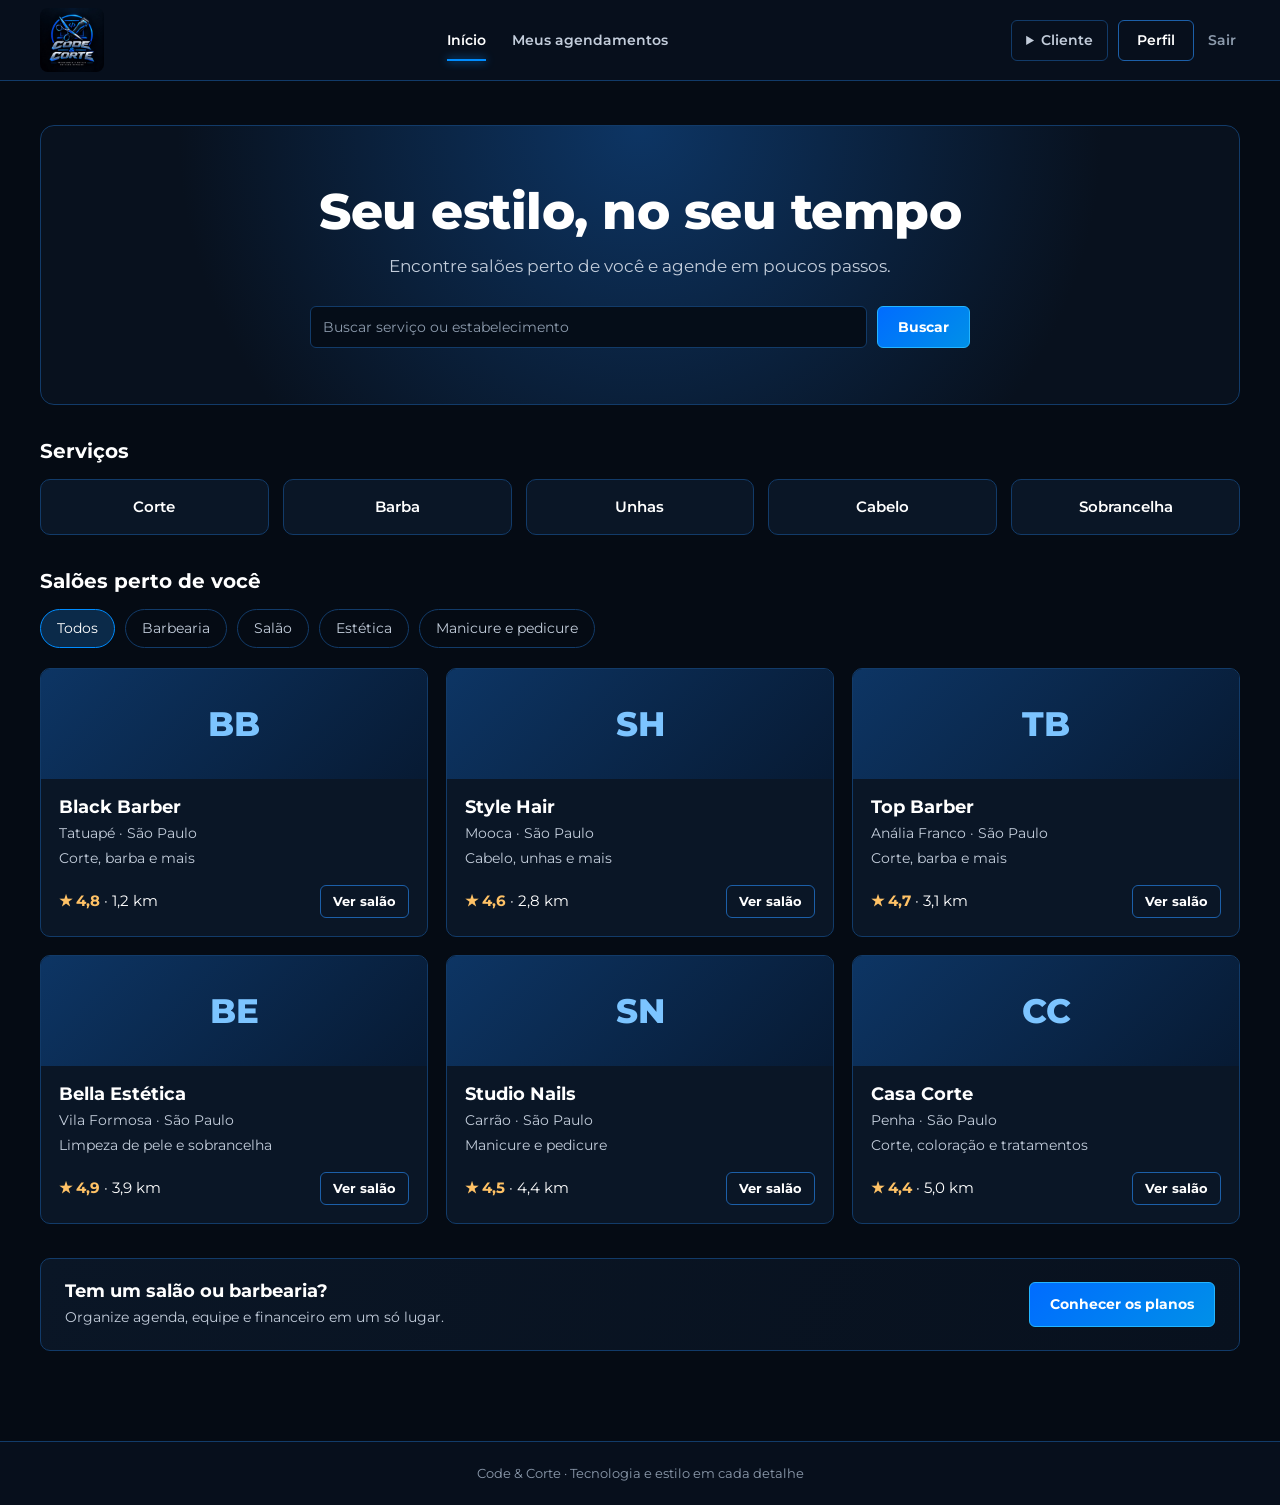
<file: index.html>
<!doctype html>  <!-- Informa ao navegador que a página usa HTML5 -->
<html lang="pt-BR">  <!-- Início do documento, em português do Brasil -->
  <head>  <!-- Abre as configurações da página -->
    <meta charset="UTF-8" />  <!-- Usa a codificação UTF-8, que aceita acentos -->
    <meta name="viewport" content="width=device-width, initial-scale=1.0" />  <!-- Ajusta a página à largura da tela do aparelho -->
    <title>Início | Code &amp; Corte</title>  <!-- Nome que aparece na aba do navegador -->
    <link rel="preconnect" href="https://fonts.googleapis.com" />  <!-- Conecta antes ao servidor de fontes para carregar mais rápido -->
    <link rel="preconnect" href="https://fonts.gstatic.com" crossorigin />  <!-- Conecta antes ao servidor de fontes para carregar mais rápido -->
    <link href="https://fonts.googleapis.com/css2?family=Montserrat:wght@400;500;600;700;800&amp;display=swap" rel="stylesheet" />  <!-- Carrega a fonte Montserrat do Google Fonts -->
    <link rel="stylesheet" href="css/style.css" />  <!-- Liga esta página à folha de estilo única do site -->
  </head>  <!-- Fecha cabeçalho técnico da página -->
  <body>  <!-- Abre o corpo da página, o que aparece na tela -->
    <header class="cabecalho">  <!-- Abre cabeçalho do site -->
      <nav class="navegacao" aria-label="Principal">  <!-- Abre barra de navegação -->
        <a href="index.html" class="logo"><img src="img/logo.jpg" alt="Code &amp; Corte: voltar ao início" /></a>  <!-- Link que leva para index.html -->
        <div class="menu">  <!-- Abre área do menu -->
          <ul class="lista-navegacao">  <!-- Abre lista do menu -->
            <li><a href="index.html" class="link-navegacao" aria-current="page">Início</a></li>  <!-- Item “Início”, que leva para index.html -->
            <li><a href="meus-agendamentos.html" class="link-navegacao">Meus agendamentos</a></li>  <!-- Item “Meus agendamentos”, que leva para meus-agendamentos.html -->
          </ul>  <!-- Fecha lista do menu -->
        </div>  <!-- Fecha área do menu -->
        <div class="acoes-cabecalho">  <!-- Abre ações do cabeçalho -->
          <details class="trocar-area">  <!-- Abre o menu de troca de área, que funciona sem JavaScript -->
            <summary>Cliente</summary>  <!-- Área atual, que abre o menu ao clicar: Cliente -->
            <ul>  <!-- Abre lista -->
              <li><a href="index.html" aria-current="page">Cliente</a></li>  <!-- Item “Cliente”, que leva para index.html -->
              <li><a href="funcionario/painel.html">Funcionário</a></li>  <!-- Item “Funcionário”, que leva para funcionario/painel.html -->
              <li><a href="dono/painel.html">Dono</a></li>  <!-- Item “Dono”, que leva para dono/painel.html -->
              <li><a href="admin/painel.html">Administração</a></li>  <!-- Item “Administração”, que leva para admin/painel.html -->
            </ul>  <!-- Fecha lista -->
          </details>  <!-- Fecha menu de troca de área -->
          <a href="perfil.html" class="perfil">Perfil</a>  <!-- Botão perfil “Perfil”, que leva para perfil.html -->
          <a href="login.html" class="sair">Sair</a>  <!-- Link sair “Sair”, que leva para login.html -->
        </div>  <!-- Fecha ações do cabeçalho -->
      </nav>  <!-- Fecha barra de navegação -->
    </header>  <!-- Fecha cabeçalho do site -->

    <main class="principal">  <!-- Abre conteúdo principal -->
      <p id="salvo" class="aviso aviso-ok aviso-salvo" role="status">Pronto! Neste protótipo os dados ainda não são gravados.</p>  <!-- Caixa de aviso: Pronto! Neste protótipo os dados ainda não são gravados. -->

      <section class="destaque-inicial">  <!-- Abre destaque da página inicial -->
        <h1>Seu estilo, no seu tempo</h1>  <!-- Título principal: Seu estilo, no seu tempo -->
        <p>Encontre salões perto de você e agende em poucos passos.</p>  <!-- Parágrafo: Encontre salões perto de você e agende em poucos passos. -->
        <form class="busca-principal" action="index.html" role="search">  <!-- Abre o formulário, que envia para index.html -->
          <input type="search" id="busca" placeholder="Buscar serviço ou estabelecimento" aria-label="Buscar serviço ou estabelecimento" />  <!-- Campo de busca: Buscar serviço ou estabelecimento -->
          <button type="submit" class="botao">Buscar</button>  <!-- Botão que envia o formulário: Buscar -->
        </form>  <!-- Fecha busca da página inicial -->
      </section>  <!-- Fecha destaque da página inicial -->

      <section class="secao">  <!-- Abre seção -->
        <h2 class="secao-titulo mb-16">Serviços</h2>  <!-- Título da seção: Serviços -->
        <ul class="lista-categorias">  <!-- Abre lista de categorias de serviço -->
          <li class="sem-caixa"><a href="index.html">Corte</a></li>  <!-- Item “Corte”, que leva para index.html -->
          <li class="sem-caixa"><a href="index.html">Barba</a></li>  <!-- Item “Barba”, que leva para index.html -->
          <li class="sem-caixa"><a href="index.html">Unhas</a></li>  <!-- Item “Unhas”, que leva para index.html -->
          <li class="sem-caixa"><a href="index.html">Cabelo</a></li>  <!-- Item “Cabelo”, que leva para index.html -->
          <li class="sem-caixa"><a href="index.html">Sobrancelha</a></li>  <!-- Item “Sobrancelha”, que leva para index.html -->
        </ul>  <!-- Fecha lista de categorias de serviço -->
      </section>  <!-- Fecha seção -->

      <section class="secao">  <!-- Abre seção -->
        <h2 class="secao-titulo mb-16">Salões perto de você</h2>  <!-- Título da seção: Salões perto de você -->
        <div class="filtros">  <!-- Abre filtro por tipo de salão -->
          <input type="radio" name="tipo" id="f-todos" checked aria-label="Todos" />  <!-- Opção de escolha única: Todos, já marcada -->
          <input type="radio" name="tipo" id="f-barbearia" aria-label="Barbearia" />  <!-- Opção de escolha única: Barbearia -->
          <input type="radio" name="tipo" id="f-salao" aria-label="Salão" />  <!-- Opção de escolha única: Salão -->
          <input type="radio" name="tipo" id="f-estetica" aria-label="Estética" />  <!-- Opção de escolha única: Estética -->
          <input type="radio" name="tipo" id="f-manicure" aria-label="Manicure e pedicure" />  <!-- Opção de escolha única: Manicure e pedicure -->
          <div class="filtros-rotulos">  <!-- Abre botões do filtro -->
            <label for="f-todos">Todos</label>  <!-- Rótulo: Todos -->
            <label for="f-barbearia">Barbearia</label>  <!-- Rótulo: Barbearia -->
            <label for="f-salao">Salão</label>  <!-- Rótulo: Salão -->
            <label for="f-estetica">Estética</label>  <!-- Rótulo: Estética -->
            <label for="f-manicure">Manicure e pedicure</label>  <!-- Rótulo: Manicure e pedicure -->
          </div>  <!-- Fecha botões do filtro -->
          <div class="grade-3">  <!-- Abre grade de 3 colunas -->
            <article class="salao-cartao tipo-barbearia">  <!-- Abre cartão de salão -->
              <div class="capa" aria-hidden="true">BB</div>  <!-- Capa do cartão do salão: BB -->
              <div class="salao-corpo">  <!-- Abre informações do cartão de salão -->
                <h3>Black Barber</h3>  <!-- Subtítulo: Black Barber -->
                <p>Tatuapé · São Paulo</p>  <!-- Parágrafo: Tatuapé · São Paulo -->
                <p>Corte, barba e mais</p>  <!-- Parágrafo: Corte, barba e mais -->
                <div class="salao-rodape">  <!-- Abre rodapé do cartão de salão -->
                  <span><span class="nota">★ 4,8</span> · 1,2 km</span>  <!-- Trecho de texto: ★ 4,8 · 1,2 km -->
                  <a href="salao.html" class="botao-secundario botao-pequeno">Ver salão</a>  <!-- Botão secundário “Ver salão”, que leva para salao.html -->
                </div>  <!-- Fecha rodapé do cartão de salão -->
              </div>  <!-- Fecha informações do cartão de salão -->
            </article>  <!-- Fecha cartão de salão -->
            <article class="salao-cartao tipo-salao">  <!-- Abre cartão de salão -->
              <div class="capa" aria-hidden="true">SH</div>  <!-- Capa do cartão do salão: SH -->
              <div class="salao-corpo">  <!-- Abre informações do cartão de salão -->
                <h3>Style Hair</h3>  <!-- Subtítulo: Style Hair -->
                <p>Mooca · São Paulo</p>  <!-- Parágrafo: Mooca · São Paulo -->
                <p>Cabelo, unhas e mais</p>  <!-- Parágrafo: Cabelo, unhas e mais -->
                <div class="salao-rodape">  <!-- Abre rodapé do cartão de salão -->
                  <span><span class="nota">★ 4,6</span> · 2,8 km</span>  <!-- Trecho de texto: ★ 4,6 · 2,8 km -->
                  <a href="salao.html" class="botao-secundario botao-pequeno">Ver salão</a>  <!-- Botão secundário “Ver salão”, que leva para salao.html -->
                </div>  <!-- Fecha rodapé do cartão de salão -->
              </div>  <!-- Fecha informações do cartão de salão -->
            </article>  <!-- Fecha cartão de salão -->
            <article class="salao-cartao tipo-barbearia">  <!-- Abre cartão de salão -->
              <div class="capa" aria-hidden="true">TB</div>  <!-- Capa do cartão do salão: TB -->
              <div class="salao-corpo">  <!-- Abre informações do cartão de salão -->
                <h3>Top Barber</h3>  <!-- Subtítulo: Top Barber -->
                <p>Anália Franco · São Paulo</p>  <!-- Parágrafo: Anália Franco · São Paulo -->
                <p>Corte, barba e mais</p>  <!-- Parágrafo: Corte, barba e mais -->
                <div class="salao-rodape">  <!-- Abre rodapé do cartão de salão -->
                  <span><span class="nota">★ 4,7</span> · 3,1 km</span>  <!-- Trecho de texto: ★ 4,7 · 3,1 km -->
                  <a href="salao.html" class="botao-secundario botao-pequeno">Ver salão</a>  <!-- Botão secundário “Ver salão”, que leva para salao.html -->
                </div>  <!-- Fecha rodapé do cartão de salão -->
              </div>  <!-- Fecha informações do cartão de salão -->
            </article>  <!-- Fecha cartão de salão -->
            <article class="salao-cartao tipo-estetica">  <!-- Abre cartão de salão -->
              <div class="capa" aria-hidden="true">BE</div>  <!-- Capa do cartão do salão: BE -->
              <div class="salao-corpo">  <!-- Abre informações do cartão de salão -->
                <h3>Bella Estética</h3>  <!-- Subtítulo: Bella Estética -->
                <p>Vila Formosa · São Paulo</p>  <!-- Parágrafo: Vila Formosa · São Paulo -->
                <p>Limpeza de pele e sobrancelha</p>  <!-- Parágrafo: Limpeza de pele e sobrancelha -->
                <div class="salao-rodape">  <!-- Abre rodapé do cartão de salão -->
                  <span><span class="nota">★ 4,9</span> · 3,9 km</span>  <!-- Trecho de texto: ★ 4,9 · 3,9 km -->
                  <a href="salao.html" class="botao-secundario botao-pequeno">Ver salão</a>  <!-- Botão secundário “Ver salão”, que leva para salao.html -->
                </div>  <!-- Fecha rodapé do cartão de salão -->
              </div>  <!-- Fecha informações do cartão de salão -->
            </article>  <!-- Fecha cartão de salão -->
            <article class="salao-cartao tipo-manicure">  <!-- Abre cartão de salão -->
              <div class="capa" aria-hidden="true">SN</div>  <!-- Capa do cartão do salão: SN -->
              <div class="salao-corpo">  <!-- Abre informações do cartão de salão -->
                <h3>Studio Nails</h3>  <!-- Subtítulo: Studio Nails -->
                <p>Carrão · São Paulo</p>  <!-- Parágrafo: Carrão · São Paulo -->
                <p>Manicure e pedicure</p>  <!-- Parágrafo: Manicure e pedicure -->
                <div class="salao-rodape">  <!-- Abre rodapé do cartão de salão -->
                  <span><span class="nota">★ 4,5</span> · 4,4 km</span>  <!-- Trecho de texto: ★ 4,5 · 4,4 km -->
                  <a href="salao.html" class="botao-secundario botao-pequeno">Ver salão</a>  <!-- Botão secundário “Ver salão”, que leva para salao.html -->
                </div>  <!-- Fecha rodapé do cartão de salão -->
              </div>  <!-- Fecha informações do cartão de salão -->
            </article>  <!-- Fecha cartão de salão -->
            <article class="salao-cartao tipo-salao">  <!-- Abre cartão de salão -->
              <div class="capa" aria-hidden="true">CC</div>  <!-- Capa do cartão do salão: CC -->
              <div class="salao-corpo">  <!-- Abre informações do cartão de salão -->
                <h3>Casa Corte</h3>  <!-- Subtítulo: Casa Corte -->
                <p>Penha · São Paulo</p>  <!-- Parágrafo: Penha · São Paulo -->
                <p>Corte, coloração e tratamentos</p>  <!-- Parágrafo: Corte, coloração e tratamentos -->
                <div class="salao-rodape">  <!-- Abre rodapé do cartão de salão -->
                  <span><span class="nota">★ 4,4</span> · 5,0 km</span>  <!-- Trecho de texto: ★ 4,4 · 5,0 km -->
                  <a href="salao.html" class="botao-secundario botao-pequeno">Ver salão</a>  <!-- Botão secundário “Ver salão”, que leva para salao.html -->
                </div>  <!-- Fecha rodapé do cartão de salão -->
              </div>  <!-- Fecha informações do cartão de salão -->
            </article>  <!-- Fecha cartão de salão -->
          </div>  <!-- Fecha grade de 3 colunas -->
        </div>  <!-- Fecha filtro por tipo de salão -->
      </section>  <!-- Fecha seção -->

      <section class="secao faixa">  <!-- Abre seção -->
        <div>  <!-- Abre bloco -->
          <h2>Tem um salão ou barbearia?</h2>  <!-- Título de seção: Tem um salão ou barbearia? -->
          <p>Organize agenda, equipe e financeiro em um só lugar.</p>  <!-- Parágrafo: Organize agenda, equipe e financeiro em um só lugar. -->
        </div>  <!-- Fecha bloco -->
        <a href="perfil.html#contratar" class="botao">Conhecer os planos</a>  <!-- Botão principal “Conhecer os planos”, que leva para perfil.html#contratar -->
      </section>  <!-- Fecha seção -->
    </main>  <!-- Fecha conteúdo principal -->

    <footer class="rodape">Code &amp; Corte · Tecnologia e estilo em cada detalhe</footer>  <!-- Rodapé: Code & Corte · Tecnologia e estilo em cada detalhe -->
  </body>  <!-- Fecha corpo da página -->
</html>  <!-- Fecha documento HTML -->
</file>
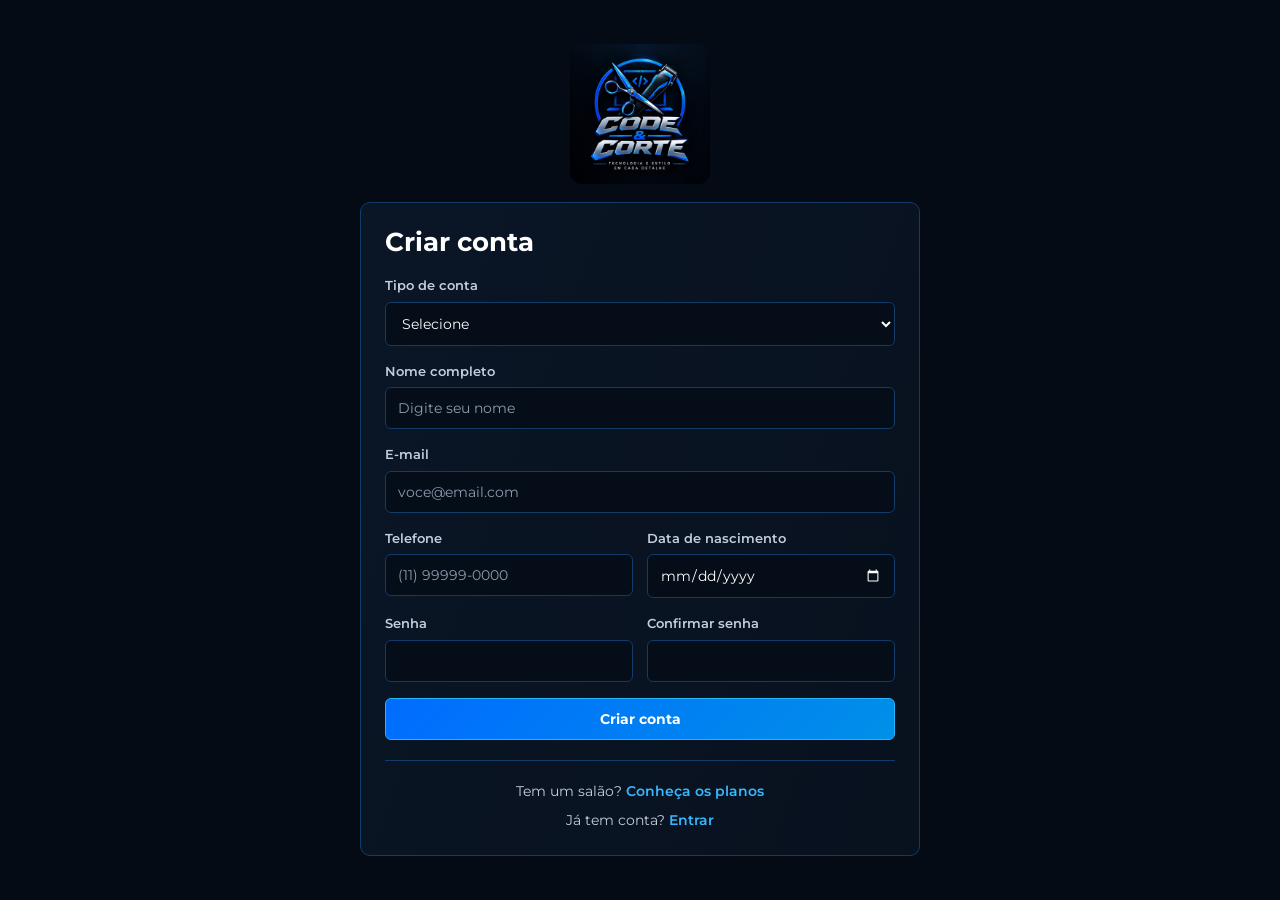
<file: cadastro.html>
<!doctype html>  <!-- Informa ao navegador que a página usa HTML5 -->
<html lang="pt-BR">  <!-- Início do documento, em português do Brasil -->
  <head>  <!-- Abre as configurações da página -->
    <meta charset="UTF-8" />  <!-- Usa a codificação UTF-8, que aceita acentos -->
    <meta name="viewport" content="width=device-width, initial-scale=1.0" />  <!-- Ajusta a página à largura da tela do aparelho -->
    <title>Criar conta | Code &amp; Corte</title>  <!-- Nome que aparece na aba do navegador -->
    <link rel="preconnect" href="https://fonts.googleapis.com" />  <!-- Conecta antes ao servidor de fontes para carregar mais rápido -->
    <link rel="preconnect" href="https://fonts.gstatic.com" crossorigin />  <!-- Conecta antes ao servidor de fontes para carregar mais rápido -->
    <link href="https://fonts.googleapis.com/css2?family=Montserrat:wght@400;500;600;700;800&amp;display=swap" rel="stylesheet" />  <!-- Carrega a fonte Montserrat do Google Fonts -->
    <link rel="stylesheet" href="css/style.css" />  <!-- Liga esta página à folha de estilo única do site -->
  </head>  <!-- Fecha cabeçalho técnico da página -->
  <body class="pagina-acesso">  <!-- Abre o corpo da página, o que aparece na tela -->
    <main class="acesso acesso-largo">  <!-- Abre caixa das telas de acesso -->
      <img src="img/logo.jpg" alt="Code &amp; Corte" class="acesso-logo" />  <!-- Imagem: Code & Corte -->
      <div class="cartao">  <!-- Abre cartão -->
        <h1>Criar conta</h1>  <!-- Título principal: Criar conta -->
        <form class="formulario" action="index.html">  <!-- Abre o formulário, que envia para index.html -->
          <div class="campo">  <!-- Abre campo de formulário -->
            <label for="tipo">Tipo de conta</label>  <!-- Rótulo: Tipo de conta -->
            <select id="tipo" required>  <!-- Abre a lista de seleção obrigatória -->
              <option value="">Selecione</option>  <!-- Opção da lista: Selecione -->
              <option>Cliente</option>  <!-- Opção da lista: Cliente -->
              <option>Funcionário</option>  <!-- Opção da lista: Funcionário -->
              <option>Dono do salão</option>  <!-- Opção da lista: Dono do salão -->
            </select>  <!-- Fecha lista de seleção -->
          </div>  <!-- Fecha campo de formulário -->
          <div class="campo">  <!-- Abre campo de formulário -->
            <label for="nome">Nome completo</label>  <!-- Rótulo: Nome completo -->
            <input type="text" id="nome" placeholder="Digite seu nome" required maxlength="100" autocomplete="name" />  <!-- Campo de texto: Nome completo, obrigatório -->
          </div>  <!-- Fecha campo de formulário -->
          <div class="campo">  <!-- Abre campo de formulário -->
            <label for="email">E-mail</label>  <!-- Rótulo: E-mail -->
            <input type="email" id="email" placeholder="voce@email.com" required maxlength="100" autocomplete="email" />  <!-- Campo de e-mail: E-mail, obrigatório -->
          </div>  <!-- Fecha campo de formulário -->
          <div class="linha">  <!-- Abre linha de campos -->
            <div class="campo">  <!-- Abre campo de formulário -->
              <label for="telefone">Telefone</label>  <!-- Rótulo: Telefone -->
              <input type="tel" id="telefone" placeholder="(11) 99999-0000" autocomplete="tel" />  <!-- Campo de telefone: Telefone -->
            </div>  <!-- Fecha campo de formulário -->
            <div class="campo">  <!-- Abre campo de formulário -->
              <label for="data_nascimento">Data de nascimento</label>  <!-- Rótulo: Data de nascimento -->
              <input type="date" id="data_nascimento" />  <!-- Campo de data: Data de nascimento -->
            </div>  <!-- Fecha campo de formulário -->
          </div>  <!-- Fecha linha de campos -->
          <div class="linha">  <!-- Abre linha de campos -->
            <div class="campo">  <!-- Abre campo de formulário -->
              <label for="senha">Senha</label>  <!-- Rótulo: Senha -->
              <input type="password" id="senha" required minlength="8" autocomplete="new-password" />  <!-- Campo de senha: Senha, obrigatório -->
            </div>  <!-- Fecha campo de formulário -->
            <div class="campo">  <!-- Abre campo de formulário -->
              <label for="confirmar_senha">Confirmar senha</label>  <!-- Rótulo: Confirmar senha -->
              <input type="password" id="confirmar_senha" required minlength="8" autocomplete="new-password" />  <!-- Campo de senha: Confirmar senha, obrigatório -->
            </div>  <!-- Fecha campo de formulário -->
          </div>  <!-- Fecha linha de campos -->
          <button type="submit" class="botao botao-largo">Criar conta</button>  <!-- Botão que envia o formulário: Criar conta -->
        </form>  <!-- Fecha formulário -->
        <hr class="separador" />  <!-- Linha horizontal que separa os blocos -->
        <p class="texto-centro">Tem um salão? <a href="perfil.html#contratar" class="link-azul">Conheça os planos</a></p>  <!-- Texto centralizado: Tem um salão? Conheça os planos -->
        <p class="texto-centro mt-8">Já tem conta? <a href="login.html" class="link-azul">Entrar</a></p>  <!-- Texto centralizado: Já tem conta? Entrar -->
      </div>  <!-- Fecha cartão -->
    </main>  <!-- Fecha caixa das telas de acesso -->
  </body>  <!-- Fecha página de acesso -->
</html>  <!-- Fecha documento HTML -->
</file>
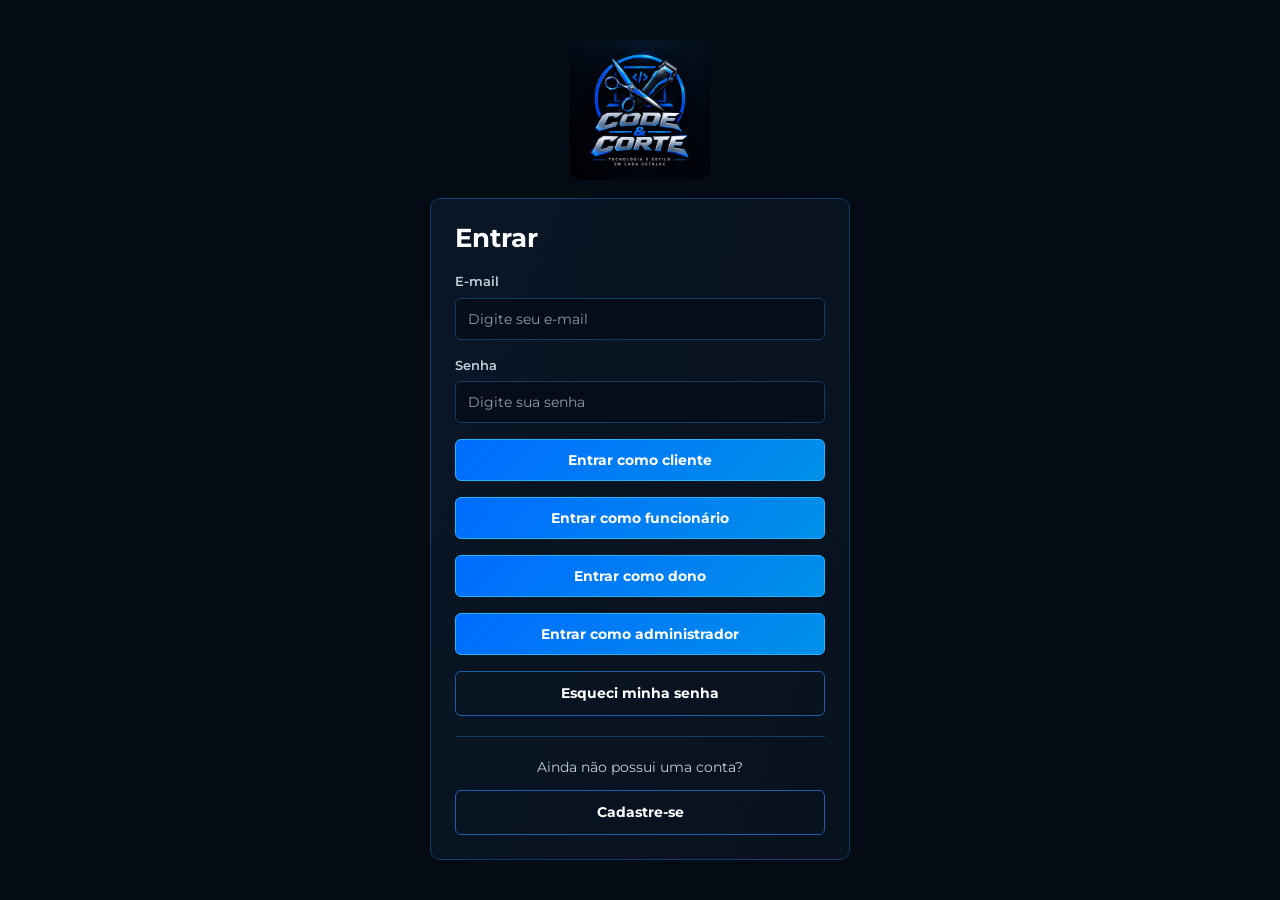
<file: login.html>
<!doctype html>  <!-- Informa ao navegador que a página usa HTML5 -->
<html lang="pt-BR">  <!-- Início do documento, em português do Brasil -->
  <head>  <!-- Abre as configurações da página -->
    <meta charset="UTF-8" />  <!-- Usa a codificação UTF-8, que aceita acentos -->
    <meta name="viewport" content="width=device-width, initial-scale=1.0" />  <!-- Ajusta a página à largura da tela do aparelho -->
    <title>Entrar | Code &amp; Corte</title>  <!-- Nome que aparece na aba do navegador -->
    <link rel="preconnect" href="https://fonts.googleapis.com" />  <!-- Conecta antes ao servidor de fontes para carregar mais rápido -->
    <link rel="preconnect" href="https://fonts.gstatic.com" crossorigin />  <!-- Conecta antes ao servidor de fontes para carregar mais rápido -->
    <link href="https://fonts.googleapis.com/css2?family=Montserrat:wght@400;500;600;700;800&amp;display=swap" rel="stylesheet" />  <!-- Carrega a fonte Montserrat do Google Fonts -->
    <link rel="stylesheet" href="css/style.css" />  <!-- Liga esta página à folha de estilo única do site -->
  </head>  <!-- Fecha cabeçalho técnico da página -->
  <body class="pagina-acesso">  <!-- Abre o corpo da página, o que aparece na tela -->
    <main class="acesso">  <!-- Abre caixa das telas de acesso -->
      <img src="img/logo.jpg" alt="Code &amp; Corte" class="acesso-logo" />  <!-- Imagem: Code & Corte -->
      <div class="cartao">  <!-- Abre cartão -->
        <h1>Entrar</h1>  <!-- Título principal: Entrar -->
        <form class="formulario" action="index.html">  <!-- Abre o formulário, que envia para index.html -->
          <div class="campo">  <!-- Abre campo de formulário -->
            <label for="email">E-mail</label>  <!-- Rótulo: E-mail -->
            <input type="email" id="email" placeholder="Digite seu e-mail" required autocomplete="email" />  <!-- Campo de e-mail: E-mail, obrigatório -->
          </div>  <!-- Fecha campo de formulário -->
          <div class="campo">  <!-- Abre campo de formulário -->
            <label for="senha">Senha</label>  <!-- Rótulo: Senha -->
            <input type="password" id="senha" placeholder="Digite sua senha" required autocomplete="current-password" />  <!-- Campo de senha: Senha, obrigatório -->
          </div>  <!-- Fecha campo de formulário -->
          <button type="submit" class="botao botao-largo" formaction="index.html">Entrar como cliente</button>  <!-- Botão que envia o formulário: Entrar como cliente -->
          <button type="submit" class="botao botao-largo" formaction="funcionario/painel.html">Entrar como funcionário</button>  <!-- Botão que envia o formulário: Entrar como funcionário -->
          <button type="submit" class="botao botao-largo" formaction="dono/painel.html">Entrar como dono</button>  <!-- Botão que envia o formulário: Entrar como dono -->
          <button type="submit" class="botao botao-largo" formaction="admin/painel.html">Entrar como administrador</button>  <!-- Botão que envia o formulário: Entrar como administrador -->
          <a href="#recuperar" class="botao-secundario botao-largo">Esqueci minha senha</a>  <!-- Botão secundário “Esqueci minha senha”, que abre a janela recuperar -->
        </form>  <!-- Fecha formulário -->
        <hr class="separador" />  <!-- Linha horizontal que separa os blocos -->
        <p class="texto-centro">Ainda não possui uma conta?</p>  <!-- Texto centralizado: Ainda não possui uma conta? -->
        <a href="cadastro.html" class="botao-secundario botao-largo mt-12">Cadastre-se</a>  <!-- Botão secundário “Cadastre-se”, que leva para cadastro.html -->
      </div>  <!-- Fecha cartão -->
    </main>  <!-- Fecha caixa das telas de acesso -->

    <section id="recuperar" class="modal" aria-label="Recuperar senha">  <!-- Abre janela sobreposta (recuperar) -->
      <div class="modal-caixa">  <!-- Abre caixa da janela sobreposta -->
        <a href="#" class="fechar" aria-label="Fechar">×</a>  <!-- Botão x de fechar “×”, que fecha a janela -->
        <h2>Recuperar senha</h2>  <!-- Título de seção: Recuperar senha -->
        <p>Informe seu e-mail para receber o link de redefinição.</p>  <!-- Parágrafo: Informe seu e-mail para receber o link de redefinição. -->
        <form class="formulario" action="#">  <!-- Abre o formulário, que envia para # -->
          <div class="campo">  <!-- Abre campo de formulário -->
            <label for="email_recuperar">E-mail</label>  <!-- Rótulo: E-mail -->
            <input type="email" id="email_recuperar" placeholder="voce@email.com" required autocomplete="email" />  <!-- Campo de e-mail: E-mail, obrigatório -->
          </div>  <!-- Fecha campo de formulário -->
          <div class="acoes-formulario">  <!-- Abre botões do formulário -->
            <a href="#" class="botao-secundario">Voltar</a>  <!-- Botão secundário “Voltar”, que fecha a janela -->
            <button type="submit" class="botao">Enviar link</button>  <!-- Botão que envia o formulário: Enviar link -->
          </div>  <!-- Fecha botões do formulário -->
        </form>  <!-- Fecha formulário -->
      </div>  <!-- Fecha caixa da janela sobreposta -->
    </section>  <!-- Fecha janela sobreposta -->
  </body>  <!-- Fecha página de acesso -->
</html>  <!-- Fecha documento HTML -->
</file>
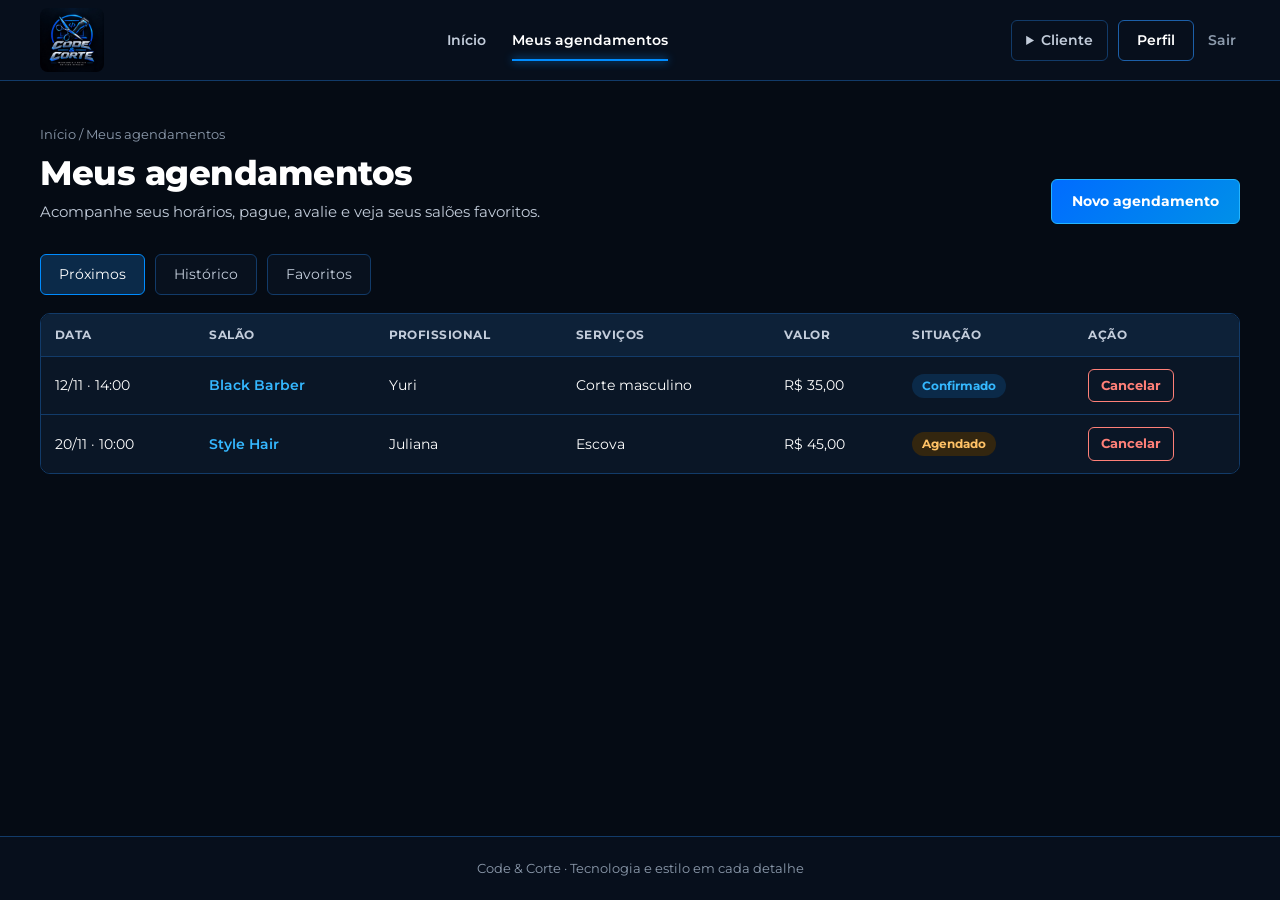
<file: meus-agendamentos.html>
<!doctype html>  <!-- Informa ao navegador que a página usa HTML5 -->
<html lang="pt-BR">  <!-- Início do documento, em português do Brasil -->
  <head>  <!-- Abre as configurações da página -->
    <meta charset="UTF-8" />  <!-- Usa a codificação UTF-8, que aceita acentos -->
    <meta name="viewport" content="width=device-width, initial-scale=1.0" />  <!-- Ajusta a página à largura da tela do aparelho -->
    <title>Meus agendamentos | Code &amp; Corte</title>  <!-- Nome que aparece na aba do navegador -->
    <link rel="preconnect" href="https://fonts.googleapis.com" />  <!-- Conecta antes ao servidor de fontes para carregar mais rápido -->
    <link rel="preconnect" href="https://fonts.gstatic.com" crossorigin />  <!-- Conecta antes ao servidor de fontes para carregar mais rápido -->
    <link href="https://fonts.googleapis.com/css2?family=Montserrat:wght@400;500;600;700;800&amp;display=swap" rel="stylesheet" />  <!-- Carrega a fonte Montserrat do Google Fonts -->
    <link rel="stylesheet" href="css/style.css" />  <!-- Liga esta página à folha de estilo única do site -->
  </head>  <!-- Fecha cabeçalho técnico da página -->
  <body>  <!-- Abre o corpo da página, o que aparece na tela -->
    <header class="cabecalho">  <!-- Abre cabeçalho do site -->
      <nav class="navegacao" aria-label="Principal">  <!-- Abre barra de navegação -->
        <a href="index.html" class="logo"><img src="img/logo.jpg" alt="Code &amp; Corte: voltar ao início" /></a>  <!-- Link que leva para index.html -->
        <div class="menu">  <!-- Abre área do menu -->
          <ul class="lista-navegacao">  <!-- Abre lista do menu -->
            <li><a href="index.html" class="link-navegacao">Início</a></li>  <!-- Item “Início”, que leva para index.html -->
            <li><a href="meus-agendamentos.html" class="link-navegacao" aria-current="page">Meus agendamentos</a></li>  <!-- Item “Meus agendamentos”, que leva para meus-agendamentos.html -->
          </ul>  <!-- Fecha lista do menu -->
        </div>  <!-- Fecha área do menu -->
        <div class="acoes-cabecalho">  <!-- Abre ações do cabeçalho -->
          <details class="trocar-area">  <!-- Abre o menu de troca de área, que funciona sem JavaScript -->
            <summary>Cliente</summary>  <!-- Área atual, que abre o menu ao clicar: Cliente -->
            <ul>  <!-- Abre lista -->
              <li><a href="index.html" aria-current="page">Cliente</a></li>  <!-- Item “Cliente”, que leva para index.html -->
              <li><a href="funcionario/painel.html">Funcionário</a></li>  <!-- Item “Funcionário”, que leva para funcionario/painel.html -->
              <li><a href="dono/painel.html">Dono</a></li>  <!-- Item “Dono”, que leva para dono/painel.html -->
              <li><a href="admin/painel.html">Administração</a></li>  <!-- Item “Administração”, que leva para admin/painel.html -->
            </ul>  <!-- Fecha lista -->
          </details>  <!-- Fecha menu de troca de área -->
          <a href="perfil.html" class="perfil">Perfil</a>  <!-- Botão perfil “Perfil”, que leva para perfil.html -->
          <a href="login.html" class="sair">Sair</a>  <!-- Link sair “Sair”, que leva para login.html -->
        </div>  <!-- Fecha ações do cabeçalho -->
      </nav>  <!-- Fecha barra de navegação -->
    </header>  <!-- Fecha cabeçalho do site -->

    <main class="principal">  <!-- Abre conteúdo principal -->
      <p id="salvo" class="aviso aviso-ok aviso-salvo" role="status">Pronto! Neste protótipo os dados ainda não são gravados.</p>  <!-- Caixa de aviso: Pronto! Neste protótipo os dados ainda não são gravados. -->

      <p id="agendado" class="aviso aviso-ok aviso-salvo" role="status">Agendamento marcado com sucesso!</p>  <!-- Caixa de aviso: Agendamento marcado com sucesso! -->
      <section class="cabecalho-pagina">  <!-- Abre topo da página -->
        <div>  <!-- Abre bloco -->
          <p class="caminho">Início / Meus agendamentos</p>  <!-- Caminho da página: Início / Meus agendamentos -->
          <h1 class="titulo">Meus agendamentos</h1>  <!-- Título da página: Meus agendamentos -->
          <p class="descricao">Acompanhe seus horários, pague, avalie e veja seus salões favoritos.</p>  <!-- Descrição da página: Acompanhe seus horários, pague, avalie e veja seus salões favori… -->
        </div>  <!-- Fecha bloco -->
        <a href="index.html" class="botao">Novo agendamento</a>  <!-- Botão principal “Novo agendamento”, que leva para index.html -->
      </section>  <!-- Fecha topo da página -->
      <div class="abas">  <!-- Abre grupo de abas -->
        <input type="radio" name="lista" id="lista-0" checked aria-label="Próximos" />  <!-- Opção de escolha única: Próximos, já marcada -->
        <input type="radio" name="lista" id="lista-1" aria-label="Histórico" />  <!-- Opção de escolha única: Histórico -->
        <input type="radio" name="lista" id="lista-2" aria-label="Favoritos" />  <!-- Opção de escolha única: Favoritos -->
        <div class="abas-rotulos">  <!-- Abre linha com os botões das abas -->
          <label for="lista-0">Próximos</label>  <!-- Rótulo: Próximos -->
          <label for="lista-1">Histórico</label>  <!-- Rótulo: Histórico -->
          <label for="lista-2">Favoritos</label>  <!-- Rótulo: Favoritos -->
        </div>  <!-- Fecha linha com os botões das abas -->
        <div class="paineis">  <!-- Abre conteúdo das abas -->
          <div class="painel-aba">  <!-- Abre conteúdo de uma aba -->
            <div class="tabela-rolagem" tabindex="0" role="region" aria-label="Próximos agendamentos">  <!-- Abre área com rolagem da tabela -->
              <table>  <!-- Abre tabela -->
                <thead>  <!-- Abre cabeçalho da tabela -->
                  <tr><th scope="col">Data</th><th scope="col">Salão</th><th scope="col">Profissional</th><th scope="col">Serviços</th><th scope="col">Valor</th><th scope="col">Situação</th><th scope="col">Ação</th></tr>  <!-- Títulos das colunas: Data, Salão, Profissional, Serviços, Valor, Situação, Ação -->
                </thead>  <!-- Fecha cabeçalho da tabela -->
                <tbody>  <!-- Abre corpo da tabela -->
                  <tr><td>12/11 · 14:00</td><td><a href="salao.html" class="link-azul">Black Barber</a></td><td>Yuri</td><td>Corte masculino</td><td>R$ 35,00</td><td><span class="etiqueta etiqueta-info">Confirmado</span></td><td><a href="#cancelar" class="botao-perigo botao-pequeno">Cancelar</a></td></tr>  <!-- Linha da tabela: 12/11 · 14:00 | Black Barber | Yuri | Corte masculino | R$ 35,00 | Confirmado |… -->
                  <tr><td>20/11 · 10:00</td><td><a href="salao.html" class="link-azul">Style Hair</a></td><td>Juliana</td><td>Escova</td><td>R$ 45,00</td><td><span class="etiqueta etiqueta-alerta">Agendado</span></td><td><a href="#cancelar" class="botao-perigo botao-pequeno">Cancelar</a></td></tr>  <!-- Linha da tabela: 20/11 · 10:00 | Style Hair | Juliana | Escova | R$ 45,00 | Agendado | Cancelar -->
                </tbody>  <!-- Fecha corpo da tabela -->
              </table>  <!-- Fecha tabela -->
            </div>  <!-- Fecha área com rolagem da tabela -->
          </div>  <!-- Fecha conteúdo de uma aba -->
          <div class="painel-aba">  <!-- Abre conteúdo de uma aba -->
            <div class="tabela-rolagem" tabindex="0" role="region" aria-label="Histórico de agendamentos">  <!-- Abre área com rolagem da tabela -->
              <table>  <!-- Abre tabela -->
                <thead>  <!-- Abre cabeçalho da tabela -->
                  <tr><th scope="col">Data</th><th scope="col">Salão</th><th scope="col">Profissional</th><th scope="col">Serviços</th><th scope="col">Valor</th><th scope="col">Situação</th><th scope="col">Ação</th></tr>  <!-- Títulos das colunas: Data, Salão, Profissional, Serviços, Valor, Situação, Ação -->
                </thead>  <!-- Fecha cabeçalho da tabela -->
                <tbody>  <!-- Abre corpo da tabela -->
                  <tr><td>31/10 · 09:00</td><td><a href="salao.html" class="link-azul">Black Barber</a></td><td>Yuri</td><td>Corte + Barba</td><td>R$ 55,00</td><td><span class="etiqueta etiqueta-ok">Concluído</span></td><td><div class="grupo-botoes"><a href="#pagar" class="botao botao-pequeno">Pagar</a><a href="#avaliar" class="botao-secundario botao-pequeno">Avaliar</a></div></td></tr>  <!-- Linha da tabela: 31/10 · 09:00 | Black Barber | Yuri | Corte + Barba | R$ 55,00 | Concluído | Pa… -->
                  <tr><td>15/10 · 16:00</td><td><a href="salao.html" class="link-azul">Black Barber</a></td><td>Yuri</td><td>Corte masculino</td><td>R$ 35,00</td><td><span class="etiqueta etiqueta-ok">Concluído</span></td><td><span class="nota" aria-label="Nota 5 de 5">★★★★★</span></td></tr>  <!-- Linha da tabela: 15/10 · 16:00 | Black Barber | Yuri | Corte masculino | R$ 35,00 | Concluído |… -->
                  <tr><td>02/10 · 11:00</td><td><a href="salao.html" class="link-azul">Top Barber</a></td><td>Diego</td><td>Barba</td><td>R$ 25,00</td><td><span class="etiqueta etiqueta-erro">Não compareceu</span></td><td>—</td></tr>  <!-- Linha da tabela: 02/10 · 11:00 | Top Barber | Diego | Barba | R$ 25,00 | Não compareceu | — -->
                  <tr><td>18/09 · 15:30</td><td><a href="salao.html" class="link-azul">Black Barber</a></td><td>Israel</td><td>Corte masculino</td><td>R$ 35,00</td><td><span class="etiqueta etiqueta-erro">Cancelado</span></td><td>—</td></tr>  <!-- Linha da tabela: 18/09 · 15:30 | Black Barber | Israel | Corte masculino | R$ 35,00 | Cancelado… -->
                </tbody>  <!-- Fecha corpo da tabela -->
              </table>  <!-- Fecha tabela -->
            </div>  <!-- Fecha área com rolagem da tabela -->
          </div>  <!-- Fecha conteúdo de uma aba -->
          <div class="painel-aba">  <!-- Abre conteúdo de uma aba -->
            <div class="grade-3">  <!-- Abre grade de 3 colunas -->
              <article class="salao-cartao tipo-barbearia">  <!-- Abre cartão de salão -->
                <div class="capa" aria-hidden="true">BB</div>  <!-- Capa do cartão do salão: BB -->
                <div class="salao-corpo">  <!-- Abre informações do cartão de salão -->
                  <h3>Black Barber</h3>  <!-- Subtítulo: Black Barber -->
                  <p>Tatuapé · São Paulo</p>  <!-- Parágrafo: Tatuapé · São Paulo -->
                  <p>Corte, barba e mais</p>  <!-- Parágrafo: Corte, barba e mais -->
                  <div class="salao-rodape">  <!-- Abre rodapé do cartão de salão -->
                    <span><span class="nota">★ 4,8</span> · 1,2 km</span>  <!-- Trecho de texto: ★ 4,8 · 1,2 km -->
                    <a href="salao.html" class="botao-secundario botao-pequeno">Ver salão</a>  <!-- Botão secundário “Ver salão”, que leva para salao.html -->
                  </div>  <!-- Fecha rodapé do cartão de salão -->
                </div>  <!-- Fecha informações do cartão de salão -->
              </article>  <!-- Fecha cartão de salão -->
              <article class="salao-cartao tipo-estetica">  <!-- Abre cartão de salão -->
                <div class="capa" aria-hidden="true">BE</div>  <!-- Capa do cartão do salão: BE -->
                <div class="salao-corpo">  <!-- Abre informações do cartão de salão -->
                  <h3>Bella Estética</h3>  <!-- Subtítulo: Bella Estética -->
                  <p>Vila Formosa · São Paulo</p>  <!-- Parágrafo: Vila Formosa · São Paulo -->
                  <p>Limpeza de pele e sobrancelha</p>  <!-- Parágrafo: Limpeza de pele e sobrancelha -->
                  <div class="salao-rodape">  <!-- Abre rodapé do cartão de salão -->
                    <span><span class="nota">★ 4,9</span> · 3,9 km</span>  <!-- Trecho de texto: ★ 4,9 · 3,9 km -->
                    <a href="salao.html" class="botao-secundario botao-pequeno">Ver salão</a>  <!-- Botão secundário “Ver salão”, que leva para salao.html -->
                  </div>  <!-- Fecha rodapé do cartão de salão -->
                </div>  <!-- Fecha informações do cartão de salão -->
              </article>  <!-- Fecha cartão de salão -->
            </div>  <!-- Fecha grade de 3 colunas -->
          </div>  <!-- Fecha conteúdo de uma aba -->
        </div>  <!-- Fecha conteúdo das abas -->
      </div>  <!-- Fecha grupo de abas -->

      <section id="cancelar" class="modal" aria-label="Cancelar agendamento?">  <!-- Abre janela sobreposta (cancelar) -->
        <div class="modal-caixa">  <!-- Abre caixa da janela sobreposta -->
          <a href="#" class="fechar" aria-label="Fechar">×</a>  <!-- Botão x de fechar “×”, que fecha a janela -->
          <h2>Cancelar agendamento?</h2>  <!-- Título de seção: Cancelar agendamento? -->
          <p>O cancelamento é permitido até 2 horas antes do horário marcado. Depois disso, o agendamento fica como “não compareceu”.</p>  <!-- Parágrafo: O cancelamento é permitido até 2 horas antes do horário marcado.… -->
          <form class="formulario" action="#salvo">  <!-- Abre o formulário, que mostra o aviso de salvo nesta tela -->
            <div class="acoes-formulario">  <!-- Abre botões do formulário -->
              <a href="#" class="botao-secundario">Voltar</a>  <!-- Botão secundário “Voltar”, que fecha a janela -->
              <button type="submit" class="botao-perigo">Cancelar agendamento</button>  <!-- Botão que envia o formulário: Cancelar agendamento -->
            </div>  <!-- Fecha botões do formulário -->
          </form>  <!-- Fecha formulário -->
        </div>  <!-- Fecha caixa da janela sobreposta -->
      </section>  <!-- Fecha janela sobreposta -->
      <section id="pagar" class="modal" aria-label="Pagamento">  <!-- Abre janela sobreposta (pagar) -->
        <div class="modal-caixa">  <!-- Abre caixa da janela sobreposta -->
          <a href="#" class="fechar" aria-label="Fechar">×</a>  <!-- Botão x de fechar “×”, que fecha a janela -->
          <h2>Pagamento</h2>  <!-- Título de seção: Pagamento -->
          <p>Corte + Barba com Yuri, na Black Barber, em 31/10.</p>  <!-- Parágrafo: Corte + Barba com Yuri, na Black Barber, em 31/10. -->
          <form class="formulario" action="#salvo">  <!-- Abre o formulário, que mostra o aviso de salvo nesta tela -->
            <div class="empilhado gap-10">  <!-- Abre bloco empilhado -->
              <label class="opcao"><input type="radio" name="forma_pagamento" value="pix" required /><span class="opcao-texto">Pix</span></label>  <!-- Opção pix -->
              <label class="opcao"><input type="radio" name="forma_pagamento" value="credito" /><span class="opcao-texto">Cartão de crédito</span></label>  <!-- Opção credito -->
              <label class="opcao"><input type="radio" name="forma_pagamento" value="debito" /><span class="opcao-texto">Cartão de débito</span></label>  <!-- Opção debito -->
              <label class="opcao"><input type="radio" name="forma_pagamento" value="dinheiro" /><span class="opcao-texto">Dinheiro</span></label>  <!-- Opção dinheiro -->
            </div>  <!-- Fecha bloco empilhado -->
            <div class="campo">  <!-- Abre campo de formulário -->
              <label for="valor">Valor (R$)</label>  <!-- Rótulo: Valor (R$) -->
              <input type="number" id="valor" placeholder="55.00" required min="0.01" max="55" step="0.01" value="55.00" />  <!-- Campo numérico: Valor (R$), obrigatório -->
            </div>  <!-- Fecha campo de formulário -->
            <p class="ajuda">Total R$ 55,00. Você pode pagar uma parte agora e o restante depois.</p>  <!-- Texto de ajuda: Total R$ 55,00. Você pode pagar uma parte agora e o restante dep… -->
            <div class="acoes-formulario">  <!-- Abre botões do formulário -->
              <a href="#" class="botao-secundario">Voltar</a>  <!-- Botão secundário “Voltar”, que fecha a janela -->
              <button type="submit" class="botao">Pagar</button>  <!-- Botão que envia o formulário: Pagar -->
            </div>  <!-- Fecha botões do formulário -->
          </form>  <!-- Fecha formulário -->
        </div>  <!-- Fecha caixa da janela sobreposta -->
      </section>  <!-- Fecha janela sobreposta -->
      <section id="avaliar" class="modal" aria-label="Avaliar atendimento">  <!-- Abre janela sobreposta (avaliar) -->
        <div class="modal-caixa">  <!-- Abre caixa da janela sobreposta -->
          <a href="#" class="fechar" aria-label="Fechar">×</a>  <!-- Botão x de fechar “×”, que fecha a janela -->
          <h2>Avaliar atendimento</h2>  <!-- Título de seção: Avaliar atendimento -->
          <p>Corte + Barba com Yuri, na Black Barber, em 31/10.</p>  <!-- Parágrafo: Corte + Barba com Yuri, na Black Barber, em 31/10. -->
          <form class="formulario" action="#salvo">  <!-- Abre o formulário, que mostra o aviso de salvo nesta tela -->
            <div>  <!-- Abre bloco -->
              <p class="rotulo mb-8" id="rotulo-nota">Sua nota</p>  <!-- Rótulo: Sua nota -->
              <div class="estrelas" role="radiogroup" aria-labelledby="rotulo-nota">  <!-- Abre estrelas da nota -->
                <input type="radio" name="nota" id="nota-5" value="5" required /><label for="nota-5" aria-label="5 estrelas">★</label>  <!-- Opção de escolha única: nota-5, obrigatório -->
                <input type="radio" name="nota" id="nota-4" value="4" /><label for="nota-4" aria-label="4 estrelas">★</label>  <!-- Opção de escolha única: nota-4 -->
                <input type="radio" name="nota" id="nota-3" value="3" /><label for="nota-3" aria-label="3 estrelas">★</label>  <!-- Opção de escolha única: nota-3 -->
                <input type="radio" name="nota" id="nota-2" value="2" /><label for="nota-2" aria-label="2 estrelas">★</label>  <!-- Opção de escolha única: nota-2 -->
                <input type="radio" name="nota" id="nota-1" value="1" /><label for="nota-1" aria-label="1 estrela">★</label>  <!-- Opção de escolha única: nota-1 -->
              </div>  <!-- Fecha estrelas da nota -->
            </div>  <!-- Fecha bloco -->
            <div class="campo">  <!-- Abre campo de formulário -->
              <label for="comentario">Comentário (opcional)</label>  <!-- Rótulo: Comentário (opcional) -->
              <textarea id="comentario" rows="4" placeholder="Conte como foi o atendimento"></textarea>  <!-- Área para digitar um texto maior: Conte como foi o atendimento -->
            </div>  <!-- Fecha campo de formulário -->
            <div class="acoes-formulario">  <!-- Abre botões do formulário -->
              <a href="#" class="botao-secundario">Voltar</a>  <!-- Botão secundário “Voltar”, que fecha a janela -->
              <button type="submit" class="botao">Enviar avaliação</button>  <!-- Botão que envia o formulário: Enviar avaliação -->
            </div>  <!-- Fecha botões do formulário -->
          </form>  <!-- Fecha formulário -->
        </div>  <!-- Fecha caixa da janela sobreposta -->
      </section>  <!-- Fecha janela sobreposta -->
    </main>  <!-- Fecha conteúdo principal -->

    <footer class="rodape">Code &amp; Corte · Tecnologia e estilo em cada detalhe</footer>  <!-- Rodapé: Code & Corte · Tecnologia e estilo em cada detalhe -->
  </body>  <!-- Fecha corpo da página -->
</html>  <!-- Fecha documento HTML -->
</file>
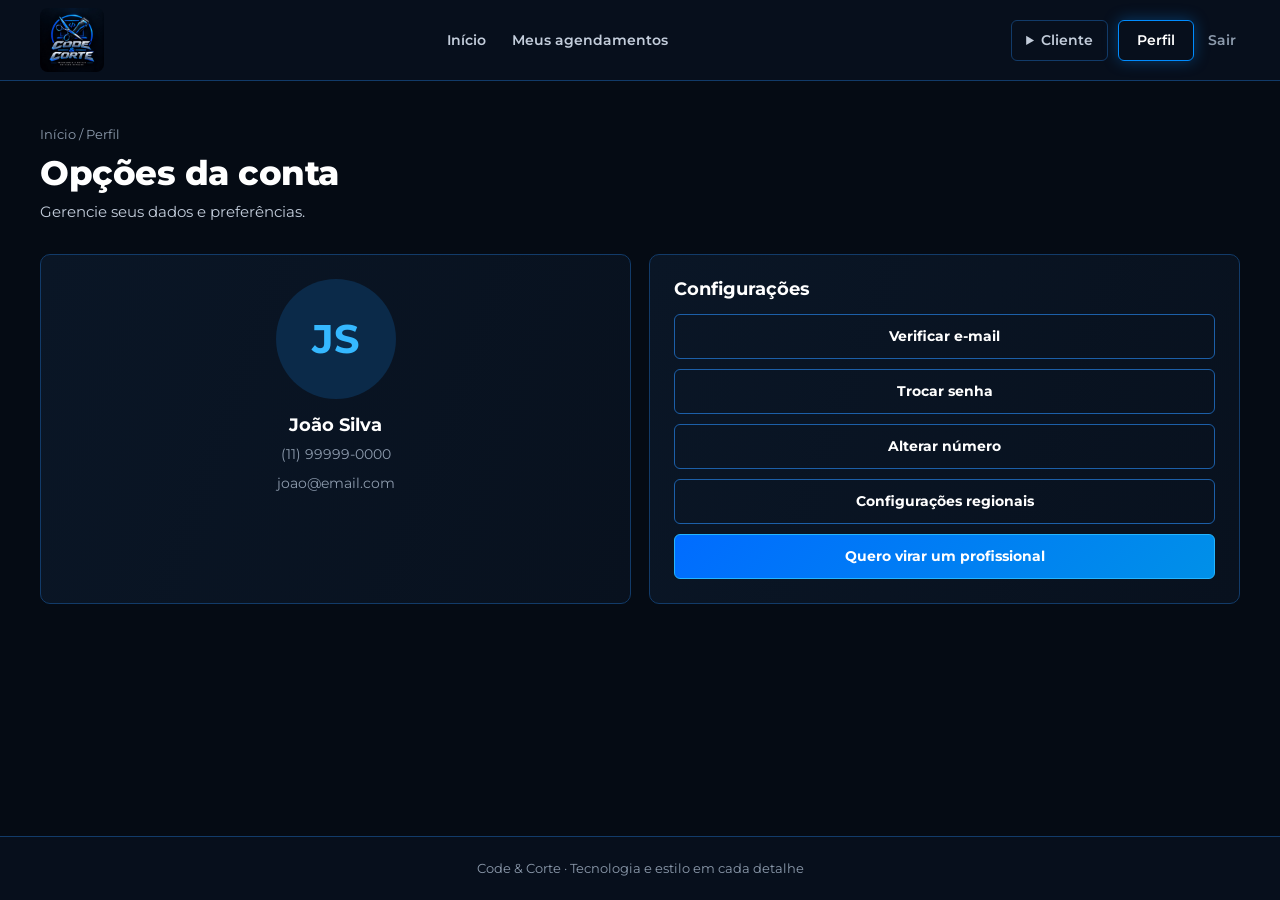
<file: perfil.html>
<!doctype html>  <!-- Informa ao navegador que a página usa HTML5 -->
<html lang="pt-BR">  <!-- Início do documento, em português do Brasil -->
  <head>  <!-- Abre as configurações da página -->
    <meta charset="UTF-8" />  <!-- Usa a codificação UTF-8, que aceita acentos -->
    <meta name="viewport" content="width=device-width, initial-scale=1.0" />  <!-- Ajusta a página à largura da tela do aparelho -->
    <title>Perfil | Code &amp; Corte</title>  <!-- Nome que aparece na aba do navegador -->
    <link rel="preconnect" href="https://fonts.googleapis.com" />  <!-- Conecta antes ao servidor de fontes para carregar mais rápido -->
    <link rel="preconnect" href="https://fonts.gstatic.com" crossorigin />  <!-- Conecta antes ao servidor de fontes para carregar mais rápido -->
    <link href="https://fonts.googleapis.com/css2?family=Montserrat:wght@400;500;600;700;800&amp;display=swap" rel="stylesheet" />  <!-- Carrega a fonte Montserrat do Google Fonts -->
    <link rel="stylesheet" href="css/style.css" />  <!-- Liga esta página à folha de estilo única do site -->
  </head>  <!-- Fecha cabeçalho técnico da página -->
  <body>  <!-- Abre o corpo da página, o que aparece na tela -->
    <header class="cabecalho">  <!-- Abre cabeçalho do site -->
      <nav class="navegacao" aria-label="Principal">  <!-- Abre barra de navegação -->
        <a href="index.html" class="logo"><img src="img/logo.jpg" alt="Code &amp; Corte: voltar ao início" /></a>  <!-- Link que leva para index.html -->
        <div class="menu">  <!-- Abre área do menu -->
          <ul class="lista-navegacao">  <!-- Abre lista do menu -->
            <li><a href="index.html" class="link-navegacao">Início</a></li>  <!-- Item “Início”, que leva para index.html -->
            <li><a href="meus-agendamentos.html" class="link-navegacao">Meus agendamentos</a></li>  <!-- Item “Meus agendamentos”, que leva para meus-agendamentos.html -->
          </ul>  <!-- Fecha lista do menu -->
        </div>  <!-- Fecha área do menu -->
        <div class="acoes-cabecalho">  <!-- Abre ações do cabeçalho -->
          <details class="trocar-area">  <!-- Abre o menu de troca de área, que funciona sem JavaScript -->
            <summary>Cliente</summary>  <!-- Área atual, que abre o menu ao clicar: Cliente -->
            <ul>  <!-- Abre lista -->
              <li><a href="index.html" aria-current="page">Cliente</a></li>  <!-- Item “Cliente”, que leva para index.html -->
              <li><a href="funcionario/painel.html">Funcionário</a></li>  <!-- Item “Funcionário”, que leva para funcionario/painel.html -->
              <li><a href="dono/painel.html">Dono</a></li>  <!-- Item “Dono”, que leva para dono/painel.html -->
              <li><a href="admin/painel.html">Administração</a></li>  <!-- Item “Administração”, que leva para admin/painel.html -->
            </ul>  <!-- Fecha lista -->
          </details>  <!-- Fecha menu de troca de área -->
          <a href="perfil.html" class="perfil" aria-current="page">Perfil</a>  <!-- Botão perfil “Perfil”, que leva para perfil.html -->
          <a href="login.html" class="sair">Sair</a>  <!-- Link sair “Sair”, que leva para login.html -->
        </div>  <!-- Fecha ações do cabeçalho -->
      </nav>  <!-- Fecha barra de navegação -->
    </header>  <!-- Fecha cabeçalho do site -->

    <main class="principal">  <!-- Abre conteúdo principal -->
      <p id="salvo" class="aviso aviso-ok aviso-salvo" role="status">Pronto! Neste protótipo os dados ainda não são gravados.</p>  <!-- Caixa de aviso: Pronto! Neste protótipo os dados ainda não são gravados. -->

      <section class="cabecalho-pagina">  <!-- Abre topo da página -->
        <div>  <!-- Abre bloco -->
          <p class="caminho">Início / Perfil</p>  <!-- Caminho da página: Início / Perfil -->
          <h1 class="titulo">Opções da conta</h1>  <!-- Título da página: Opções da conta -->
          <p class="descricao">Gerencie seus dados e preferências.</p>  <!-- Descrição da página: Gerencie seus dados e preferências. -->
        </div>  <!-- Fecha bloco -->
      </section>  <!-- Fecha topo da página -->

      <section class="grade-2">  <!-- Abre grade de 2 colunas -->
        <div class="cartao perfil-cartao">  <!-- Abre cartão -->
          <div class="avatar avatar-grande" aria-hidden="true">JS</div>  <!-- Círculo com as iniciais: JS -->
          <h2 class="nome-perfil">João Silva</h2>  <!-- Nome no perfil: João Silva -->
          <p class="ajuda">(11) 99999-0000</p>  <!-- Texto de ajuda: (11) 99999-0000 -->
          <p class="ajuda">joao@email.com</p>  <!-- Texto de ajuda: joao@email.com -->
        </div>  <!-- Fecha cartão -->
        <div class="cartao">  <!-- Abre cartão -->
          <h2>Configurações</h2>  <!-- Título de seção: Configurações -->
          <div class="empilhado gap-10">  <!-- Abre bloco empilhado -->
            <a href="#verificar-email" class="botao-secundario botao-largo">Verificar e-mail</a>  <!-- Botão secundário “Verificar e-mail”, que abre a janela verificar-email -->
            <a href="#trocar-senha" class="botao-secundario botao-largo">Trocar senha</a>  <!-- Botão secundário “Trocar senha”, que abre a janela trocar-senha -->
            <a href="#alterar-numero" class="botao-secundario botao-largo">Alterar número</a>  <!-- Botão secundário “Alterar número”, que abre a janela alterar-numero -->
            <a href="#regionais" class="botao-secundario botao-largo">Configurações regionais</a>  <!-- Botão secundário “Configurações regionais”, que abre a janela regionais -->
            <a href="#contratar" class="botao botao-largo">Quero virar um profissional</a>  <!-- Botão principal “Quero virar um profissional”, que abre a janela contratar -->
          </div>  <!-- Fecha bloco empilhado -->
        </div>  <!-- Fecha cartão -->
      </section>  <!-- Fecha grade de 2 colunas -->

      <section id="verificar-email" class="modal" aria-label="Verificar e-mail">  <!-- Abre janela sobreposta (verificar-email) -->
        <div class="modal-caixa">  <!-- Abre caixa da janela sobreposta -->
          <a href="#" class="fechar" aria-label="Fechar">×</a>  <!-- Botão x de fechar “×”, que fecha a janela -->
          <h2>Verificar e-mail</h2>  <!-- Título de seção: Verificar e-mail -->
          <p>Vamos enviar um link de confirmação para joao@email.com.</p>  <!-- Parágrafo: Vamos enviar um link de confirmação para joao@email.com. -->
          <form class="formulario" action="#salvo">  <!-- Abre o formulário, que mostra o aviso de salvo nesta tela -->
            <div class="acoes-formulario">  <!-- Abre botões do formulário -->
              <a href="#" class="botao-secundario">Voltar</a>  <!-- Botão secundário “Voltar”, que fecha a janela -->
              <button type="submit" class="botao">Enviar link</button>  <!-- Botão que envia o formulário: Enviar link -->
            </div>  <!-- Fecha botões do formulário -->
          </form>  <!-- Fecha formulário -->
        </div>  <!-- Fecha caixa da janela sobreposta -->
      </section>  <!-- Fecha janela sobreposta -->
      <section id="trocar-senha" class="modal" aria-label="Trocar senha">  <!-- Abre janela sobreposta (trocar-senha) -->
        <div class="modal-caixa">  <!-- Abre caixa da janela sobreposta -->
          <a href="#" class="fechar" aria-label="Fechar">×</a>  <!-- Botão x de fechar “×”, que fecha a janela -->
          <h2>Trocar senha</h2>  <!-- Título de seção: Trocar senha -->
          <p>Use pelo menos 8 caracteres.</p>  <!-- Parágrafo: Use pelo menos 8 caracteres. -->
          <form class="formulario" action="#salvo">  <!-- Abre o formulário, que mostra o aviso de salvo nesta tela -->
            <div class="campo">  <!-- Abre campo de formulário -->
              <label for="senha_atual">Senha atual</label>  <!-- Rótulo: Senha atual -->
              <input type="password" id="senha_atual" required autocomplete="current-password" />  <!-- Campo de senha: Senha atual, obrigatório -->
            </div>  <!-- Fecha campo de formulário -->
            <div class="campo">  <!-- Abre campo de formulário -->
              <label for="nova_senha">Nova senha</label>  <!-- Rótulo: Nova senha -->
              <input type="password" id="nova_senha" required minlength="8" autocomplete="new-password" />  <!-- Campo de senha: Nova senha, obrigatório -->
            </div>  <!-- Fecha campo de formulário -->
            <div class="acoes-formulario">  <!-- Abre botões do formulário -->
              <a href="#" class="botao-secundario">Voltar</a>  <!-- Botão secundário “Voltar”, que fecha a janela -->
              <button type="submit" class="botao">Salvar</button>  <!-- Botão que envia o formulário: Salvar -->
            </div>  <!-- Fecha botões do formulário -->
          </form>  <!-- Fecha formulário -->
        </div>  <!-- Fecha caixa da janela sobreposta -->
      </section>  <!-- Fecha janela sobreposta -->
      <section id="alterar-numero" class="modal" aria-label="Alterar número">  <!-- Abre janela sobreposta (alterar-numero) -->
        <div class="modal-caixa">  <!-- Abre caixa da janela sobreposta -->
          <a href="#" class="fechar" aria-label="Fechar">×</a>  <!-- Botão x de fechar “×”, que fecha a janela -->
          <h2>Alterar número</h2>  <!-- Título de seção: Alterar número -->
          <p>Informe o novo telefone com DDD.</p>  <!-- Parágrafo: Informe o novo telefone com DDD. -->
          <form class="formulario" action="#salvo">  <!-- Abre o formulário, que mostra o aviso de salvo nesta tela -->
            <div class="campo">  <!-- Abre campo de formulário -->
              <label for="telefone">Telefone</label>  <!-- Rótulo: Telefone -->
              <input type="tel" id="telefone" placeholder="(11) 99999-0000" required autocomplete="tel" />  <!-- Campo de telefone: Telefone, obrigatório -->
            </div>  <!-- Fecha campo de formulário -->
            <div class="acoes-formulario">  <!-- Abre botões do formulário -->
              <a href="#" class="botao-secundario">Voltar</a>  <!-- Botão secundário “Voltar”, que fecha a janela -->
              <button type="submit" class="botao">Salvar</button>  <!-- Botão que envia o formulário: Salvar -->
            </div>  <!-- Fecha botões do formulário -->
          </form>  <!-- Fecha formulário -->
        </div>  <!-- Fecha caixa da janela sobreposta -->
      </section>  <!-- Fecha janela sobreposta -->
      <section id="regionais" class="modal" aria-label="Configurações regionais">  <!-- Abre janela sobreposta (regionais) -->
        <div class="modal-caixa">  <!-- Abre caixa da janela sobreposta -->
          <a href="#" class="fechar" aria-label="Fechar">×</a>  <!-- Botão x de fechar “×”, que fecha a janela -->
          <h2>Configurações regionais</h2>  <!-- Título de seção: Configurações regionais -->
          <p>Escolha idioma e fuso horário.</p>  <!-- Parágrafo: Escolha idioma e fuso horário. -->
          <form class="formulario" action="#salvo">  <!-- Abre o formulário, que mostra o aviso de salvo nesta tela -->
            <div class="campo">  <!-- Abre campo de formulário -->
              <label for="idioma">Idioma</label>  <!-- Rótulo: Idioma -->
              <select id="idioma" required>  <!-- Abre a lista de seleção obrigatória -->
                <option>Português (Brasil)</option>  <!-- Opção da lista: Português (Brasil) -->
                <option>English</option>  <!-- Opção da lista: English -->
                <option>Español</option>  <!-- Opção da lista: Español -->
              </select>  <!-- Fecha lista de seleção -->
            </div>  <!-- Fecha campo de formulário -->
            <div class="campo">  <!-- Abre campo de formulário -->
              <label for="fuso">Fuso horário</label>  <!-- Rótulo: Fuso horário -->
              <select id="fuso" required>  <!-- Abre a lista de seleção obrigatória -->
                <option>Brasília (UTC-3)</option>  <!-- Opção da lista: Brasília (UTC-3) -->
                <option>Manaus (UTC-4)</option>  <!-- Opção da lista: Manaus (UTC-4) -->
                <option>Rio Branco (UTC-5)</option>  <!-- Opção da lista: Rio Branco (UTC-5) -->
              </select>  <!-- Fecha lista de seleção -->
            </div>  <!-- Fecha campo de formulário -->
            <div class="acoes-formulario">  <!-- Abre botões do formulário -->
              <a href="#" class="botao-secundario">Voltar</a>  <!-- Botão secundário “Voltar”, que fecha a janela -->
              <button type="submit" class="botao">Salvar</button>  <!-- Botão que envia o formulário: Salvar -->
            </div>  <!-- Fecha botões do formulário -->
          </form>  <!-- Fecha formulário -->
        </div>  <!-- Fecha caixa da janela sobreposta -->
      </section>  <!-- Fecha janela sobreposta -->
      <section id="contratar" class="modal" aria-label="Criar conta profissional">  <!-- Abre janela sobreposta (contratar) -->
        <div class="modal-caixa">  <!-- Abre caixa da janela sobreposta -->
          <a href="#" class="fechar" aria-label="Fechar">×</a>  <!-- Botão x de fechar “×”, que fecha a janela -->
          <h2>Criar conta profissional</h2>  <!-- Título de seção: Criar conta profissional -->
          <p>Informe os dados do responsável pelo salão.</p>  <!-- Parágrafo: Informe os dados do responsável pelo salão. -->
          <form class="formulario" action="dono/painel.html">  <!-- Abre o formulário, que envia para dono/painel.html -->
            <div class="campo">  <!-- Abre campo de formulário -->
              <label for="cnpj">CNPJ</label>  <!-- Rótulo: CNPJ -->
              <input type="text" id="cnpj" placeholder="Somente números" required pattern="[0-9]{14}" maxlength="14" inputmode="numeric" />  <!-- Campo de texto: CNPJ, obrigatório -->
            </div>  <!-- Fecha campo de formulário -->
            <div class="campo">  <!-- Abre campo de formulário -->
              <label for="id_plano">Plano</label>  <!-- Rótulo: Plano -->
              <select id="id_plano" required>  <!-- Abre a lista de seleção obrigatória -->
                <option>Inicial — R$ 150/mês</option>  <!-- Opção da lista: Inicial — R$ 150/mês -->
                <option>Intermediário — R$ 270/mês</option>  <!-- Opção da lista: Intermediário — R$ 270/mês -->
                <option>Ilimitado — R$ 300/mês</option>  <!-- Opção da lista: Ilimitado — R$ 300/mês -->
              </select>  <!-- Fecha lista de seleção -->
            </div>  <!-- Fecha campo de formulário -->
            <div class="campo">  <!-- Abre campo de formulário -->
              <label for="forma_pagamento">Forma de pagamento</label>  <!-- Rótulo: Forma de pagamento -->
              <select id="forma_pagamento" required>  <!-- Abre a lista de seleção obrigatória -->
                <option>Pix</option>  <!-- Opção da lista: Pix -->
                <option>Boleto</option>  <!-- Opção da lista: Boleto -->
                <option>Cartão de crédito</option>  <!-- Opção da lista: Cartão de crédito -->
                <option>Cartão de débito</option>  <!-- Opção da lista: Cartão de débito -->
              </select>  <!-- Fecha lista de seleção -->
            </div>  <!-- Fecha campo de formulário -->
            <div class="acoes-formulario">  <!-- Abre botões do formulário -->
              <a href="#" class="botao-secundario">Voltar</a>  <!-- Botão secundário “Voltar”, que fecha a janela -->
              <button type="submit" class="botao">Contratar plano</button>  <!-- Botão que envia o formulário: Contratar plano -->
            </div>  <!-- Fecha botões do formulário -->
          </form>  <!-- Fecha formulário -->
        </div>  <!-- Fecha caixa da janela sobreposta -->
      </section>  <!-- Fecha janela sobreposta -->
    </main>  <!-- Fecha conteúdo principal -->

    <footer class="rodape">Code &amp; Corte · Tecnologia e estilo em cada detalhe</footer>  <!-- Rodapé: Code & Corte · Tecnologia e estilo em cada detalhe -->
  </body>  <!-- Fecha corpo da página -->
</html>  <!-- Fecha documento HTML -->
</file>
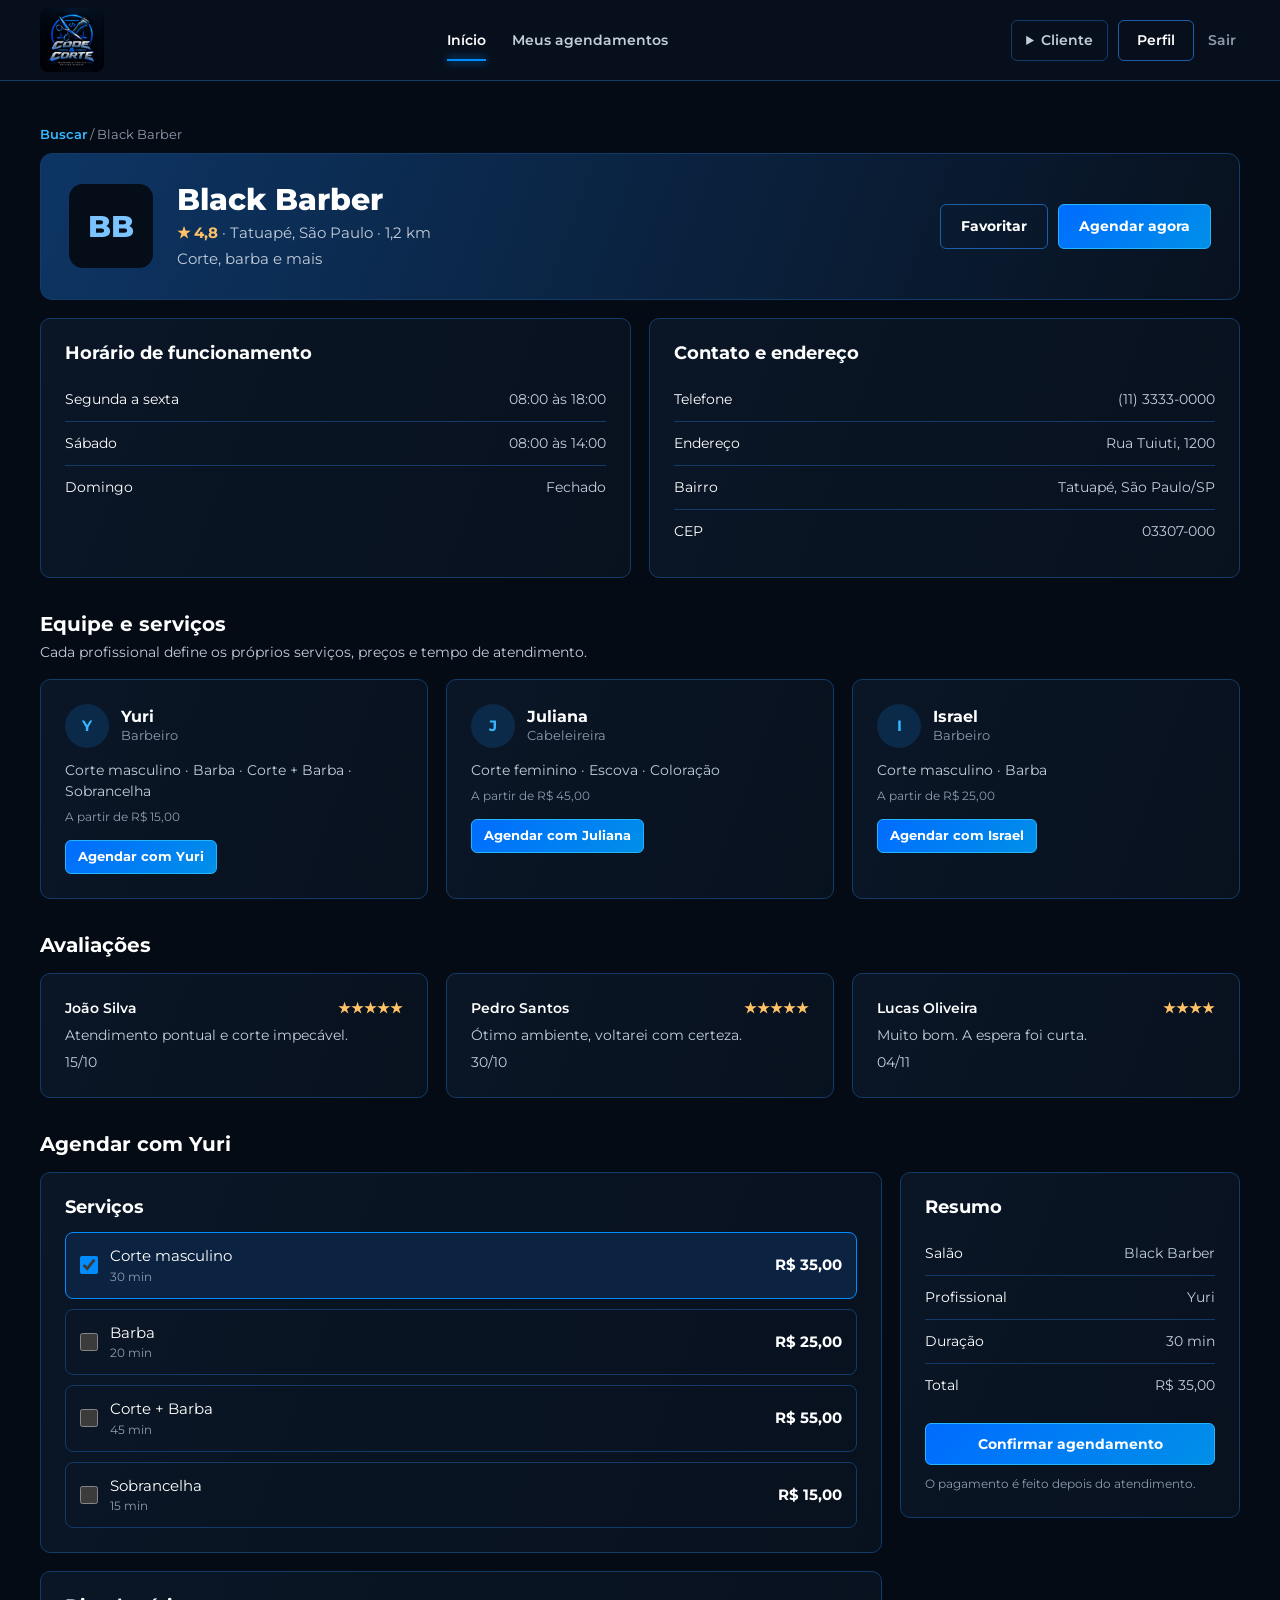
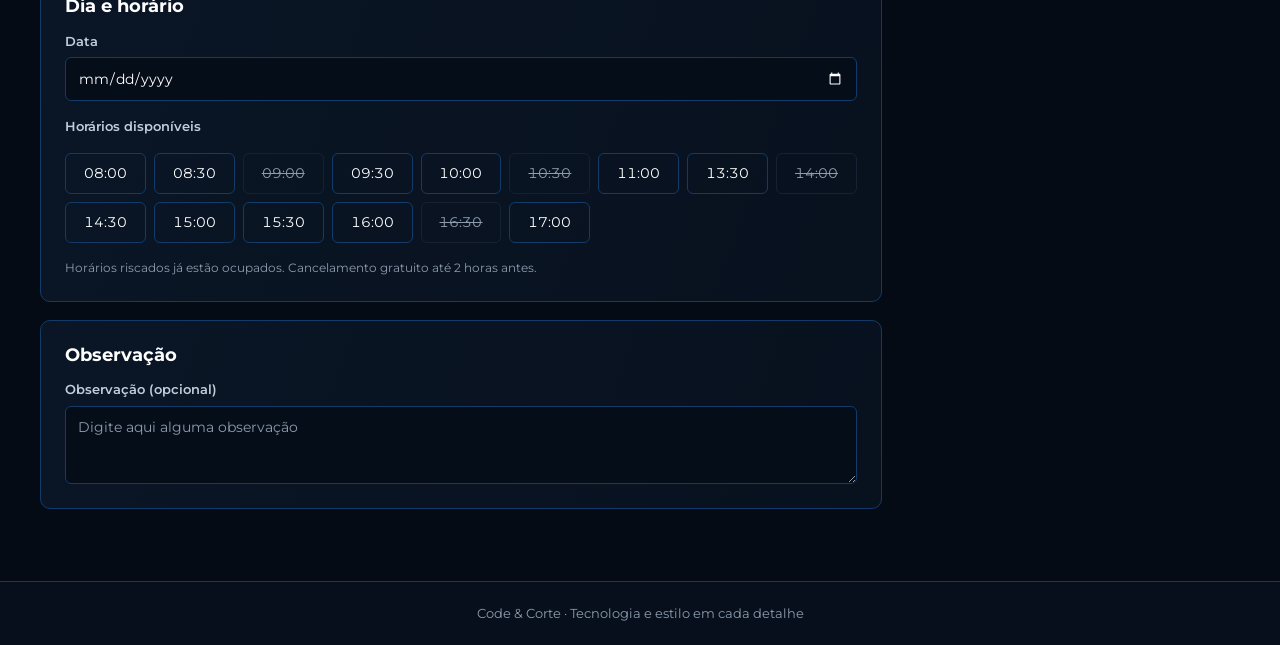
<file: salao.html>
<!doctype html>  <!-- Informa ao navegador que a página usa HTML5 -->
<html lang="pt-BR">  <!-- Início do documento, em português do Brasil -->
  <head>  <!-- Abre as configurações da página -->
    <meta charset="UTF-8" />  <!-- Usa a codificação UTF-8, que aceita acentos -->
    <meta name="viewport" content="width=device-width, initial-scale=1.0" />  <!-- Ajusta a página à largura da tela do aparelho -->
    <title>Black Barber | Code &amp; Corte</title>  <!-- Nome que aparece na aba do navegador -->
    <link rel="preconnect" href="https://fonts.googleapis.com" />  <!-- Conecta antes ao servidor de fontes para carregar mais rápido -->
    <link rel="preconnect" href="https://fonts.gstatic.com" crossorigin />  <!-- Conecta antes ao servidor de fontes para carregar mais rápido -->
    <link href="https://fonts.googleapis.com/css2?family=Montserrat:wght@400;500;600;700;800&amp;display=swap" rel="stylesheet" />  <!-- Carrega a fonte Montserrat do Google Fonts -->
    <link rel="stylesheet" href="css/style.css" />  <!-- Liga esta página à folha de estilo única do site -->
  </head>  <!-- Fecha cabeçalho técnico da página -->
  <body>  <!-- Abre o corpo da página, o que aparece na tela -->
    <header class="cabecalho">  <!-- Abre cabeçalho do site -->
      <nav class="navegacao" aria-label="Principal">  <!-- Abre barra de navegação -->
        <a href="index.html" class="logo"><img src="img/logo.jpg" alt="Code &amp; Corte: voltar ao início" /></a>  <!-- Link que leva para index.html -->
        <div class="menu">  <!-- Abre área do menu -->
          <ul class="lista-navegacao">  <!-- Abre lista do menu -->
            <li><a href="index.html" class="link-navegacao" aria-current="page">Início</a></li>  <!-- Item “Início”, que leva para index.html -->
            <li><a href="meus-agendamentos.html" class="link-navegacao">Meus agendamentos</a></li>  <!-- Item “Meus agendamentos”, que leva para meus-agendamentos.html -->
          </ul>  <!-- Fecha lista do menu -->
        </div>  <!-- Fecha área do menu -->
        <div class="acoes-cabecalho">  <!-- Abre ações do cabeçalho -->
          <details class="trocar-area">  <!-- Abre o menu de troca de área, que funciona sem JavaScript -->
            <summary>Cliente</summary>  <!-- Área atual, que abre o menu ao clicar: Cliente -->
            <ul>  <!-- Abre lista -->
              <li><a href="index.html" aria-current="page">Cliente</a></li>  <!-- Item “Cliente”, que leva para index.html -->
              <li><a href="funcionario/painel.html">Funcionário</a></li>  <!-- Item “Funcionário”, que leva para funcionario/painel.html -->
              <li><a href="dono/painel.html">Dono</a></li>  <!-- Item “Dono”, que leva para dono/painel.html -->
              <li><a href="admin/painel.html">Administração</a></li>  <!-- Item “Administração”, que leva para admin/painel.html -->
            </ul>  <!-- Fecha lista -->
          </details>  <!-- Fecha menu de troca de área -->
          <a href="perfil.html" class="perfil">Perfil</a>  <!-- Botão perfil “Perfil”, que leva para perfil.html -->
          <a href="login.html" class="sair">Sair</a>  <!-- Link sair “Sair”, que leva para login.html -->
        </div>  <!-- Fecha ações do cabeçalho -->
      </nav>  <!-- Fecha barra de navegação -->
    </header>  <!-- Fecha cabeçalho do site -->

    <main class="principal">  <!-- Abre conteúdo principal -->
      <p id="salvo" class="aviso aviso-ok aviso-salvo" role="status">Pronto! Neste protótipo os dados ainda não são gravados.</p>  <!-- Caixa de aviso: Pronto! Neste protótipo os dados ainda não são gravados. -->

      <p class="caminho"><a href="index.html" class="link-azul">Buscar</a> / Black Barber</p>  <!-- Caminho da página: Buscar / Black Barber -->
      <section class="capa-salao">  <!-- Abre capa da página do salão -->
        <div class="selo" aria-hidden="true">BB</div>  <!-- Selo com as iniciais do salão: BB -->
        <div class="capa-info">  <!-- Abre informações da capa do salão -->
          <h1>Black Barber</h1>  <!-- Título principal: Black Barber -->
          <p><span class="nota">★ 4,8</span> · Tatuapé, São Paulo · 1,2 km</p>  <!-- Parágrafo: ★ 4,8 · Tatuapé, São Paulo · 1,2 km -->
          <p>Corte, barba e mais</p>  <!-- Parágrafo: Corte, barba e mais -->
        </div>  <!-- Fecha informações da capa do salão -->
        <div class="grupo-botoes">  <!-- Abre grupo de botões -->
          <a href="meus-agendamentos.html" class="botao-secundario">Favoritar</a>  <!-- Botão secundário “Favoritar”, que leva para meus-agendamentos.html -->
          <a href="#agendar" class="botao">Agendar agora</a>  <!-- Botão principal “Agendar agora”, que abre a janela agendar -->
        </div>  <!-- Fecha grupo de botões -->
      </section>  <!-- Fecha capa da página do salão -->

      <section class="grade-2">  <!-- Abre grade de 2 colunas -->
        <div class="cartao">  <!-- Abre cartão -->
          <h2>Horário de funcionamento</h2>  <!-- Título de seção: Horário de funcionamento -->
          <ul class="lista-linhas">  <!-- Abre lista de dados em linhas -->
            <li><span>Segunda a sexta</span><span>08:00 às 18:00</span></li>  <!-- Item da lista: Segunda a sexta 08:00 às 18:00 -->
            <li><span>Sábado</span><span>08:00 às 14:00</span></li>  <!-- Item da lista: Sábado 08:00 às 14:00 -->
            <li><span>Domingo</span><span>Fechado</span></li>  <!-- Item da lista: Domingo Fechado -->
          </ul>  <!-- Fecha lista de dados em linhas -->
        </div>  <!-- Fecha cartão -->
        <div class="cartao">  <!-- Abre cartão -->
          <h2>Contato e endereço</h2>  <!-- Título de seção: Contato e endereço -->
          <ul class="lista-linhas">  <!-- Abre lista de dados em linhas -->
            <li><span>Telefone</span><span>(11) 3333-0000</span></li>  <!-- Item da lista: Telefone (11) 3333-0000 -->
            <li><span>Endereço</span><span>Rua Tuiuti, 1200</span></li>  <!-- Item da lista: Endereço Rua Tuiuti, 1200 -->
            <li><span>Bairro</span><span>Tatuapé, São Paulo/SP</span></li>  <!-- Item da lista: Bairro Tatuapé, São Paulo/SP -->
            <li><span>CEP</span><span>03307-000</span></li>  <!-- Item da lista: CEP 03307-000 -->
          </ul>  <!-- Fecha lista de dados em linhas -->
        </div>  <!-- Fecha cartão -->
      </section>  <!-- Fecha grade de 2 colunas -->

      <section class="secao">  <!-- Abre seção -->
        <h2 class="secao-titulo">Equipe e serviços</h2>  <!-- Título da seção: Equipe e serviços -->
        <p class="secao-descricao">Cada profissional define os próprios serviços, preços e tempo de atendimento.</p>  <!-- Descrição da seção: Cada profissional define os próprios serviços, preços e tempo de… -->
        <div class="grade-3">  <!-- Abre grade de 3 colunas -->
          <article class="cartao">  <!-- Abre cartão -->
            <div class="pessoa">  <!-- Abre dados de uma pessoa -->
              <div class="avatar" aria-hidden="true">Y</div>  <!-- Círculo com as iniciais: Y -->
              <div>  <!-- Abre bloco -->
                <h3>Yuri</h3>  <!-- Subtítulo: Yuri -->
                <p>Barbeiro</p>  <!-- Parágrafo: Barbeiro -->
              </div>  <!-- Fecha bloco -->
            </div>  <!-- Fecha dados de uma pessoa -->
            <p class="descricao texto-servicos">Corte masculino · Barba · Corte + Barba · Sobrancelha</p>  <!-- Descrição da página: Corte masculino · Barba · Corte + Barba · Sobrancelha -->
            <p class="ajuda mb-14">A partir de R$ 15,00</p>  <!-- Texto de ajuda: A partir de R$ 15,00 -->
            <a href="#agendar" class="botao botao-pequeno">Agendar com Yuri</a>  <!-- Botão principal “Agendar com Yuri”, que abre a janela agendar -->
          </article>  <!-- Fecha cartão -->
          <article class="cartao">  <!-- Abre cartão -->
            <div class="pessoa">  <!-- Abre dados de uma pessoa -->
              <div class="avatar" aria-hidden="true">J</div>  <!-- Círculo com as iniciais: J -->
              <div>  <!-- Abre bloco -->
                <h3>Juliana</h3>  <!-- Subtítulo: Juliana -->
                <p>Cabeleireira</p>  <!-- Parágrafo: Cabeleireira -->
              </div>  <!-- Fecha bloco -->
            </div>  <!-- Fecha dados de uma pessoa -->
            <p class="descricao texto-servicos">Corte feminino · Escova · Coloração</p>  <!-- Descrição da página: Corte feminino · Escova · Coloração -->
            <p class="ajuda mb-14">A partir de R$ 45,00</p>  <!-- Texto de ajuda: A partir de R$ 45,00 -->
            <a href="#agendar" class="botao botao-pequeno">Agendar com Juliana</a>  <!-- Botão principal “Agendar com Juliana”, que abre a janela agendar -->
          </article>  <!-- Fecha cartão -->
          <article class="cartao">  <!-- Abre cartão -->
            <div class="pessoa">  <!-- Abre dados de uma pessoa -->
              <div class="avatar" aria-hidden="true">I</div>  <!-- Círculo com as iniciais: I -->
              <div>  <!-- Abre bloco -->
                <h3>Israel</h3>  <!-- Subtítulo: Israel -->
                <p>Barbeiro</p>  <!-- Parágrafo: Barbeiro -->
              </div>  <!-- Fecha bloco -->
            </div>  <!-- Fecha dados de uma pessoa -->
            <p class="descricao texto-servicos">Corte masculino · Barba</p>  <!-- Descrição da página: Corte masculino · Barba -->
            <p class="ajuda mb-14">A partir de R$ 25,00</p>  <!-- Texto de ajuda: A partir de R$ 25,00 -->
            <a href="#agendar" class="botao botao-pequeno">Agendar com Israel</a>  <!-- Botão principal “Agendar com Israel”, que abre a janela agendar -->
          </article>  <!-- Fecha cartão -->
        </div>  <!-- Fecha grade de 3 colunas -->
      </section>  <!-- Fecha seção -->

      <section class="secao">  <!-- Abre seção -->
        <h2 class="secao-titulo mb-16">Avaliações</h2>  <!-- Título da seção: Avaliações -->
        <div class="grade-3">  <!-- Abre grade de 3 colunas -->
          <article class="cartao avaliacao">  <!-- Abre cartão -->
            <div class="avaliacao-topo"><span>João Silva</span><span class="nota" aria-label="Nota 5 de 5">★★★★★</span></div>  <!-- Topo da avaliação (nome e nota): João Silva ★★★★★ -->
            <p>Atendimento pontual e corte impecável.</p>  <!-- Parágrafo: Atendimento pontual e corte impecável. -->
            <p class="ajuda">15/10</p>  <!-- Texto de ajuda: 15/10 -->
          </article>  <!-- Fecha cartão -->
          <article class="cartao avaliacao">  <!-- Abre cartão -->
            <div class="avaliacao-topo"><span>Pedro Santos</span><span class="nota" aria-label="Nota 5 de 5">★★★★★</span></div>  <!-- Topo da avaliação (nome e nota): Pedro Santos ★★★★★ -->
            <p>Ótimo ambiente, voltarei com certeza.</p>  <!-- Parágrafo: Ótimo ambiente, voltarei com certeza. -->
            <p class="ajuda">30/10</p>  <!-- Texto de ajuda: 30/10 -->
          </article>  <!-- Fecha cartão -->
          <article class="cartao avaliacao">  <!-- Abre cartão -->
            <div class="avaliacao-topo"><span>Lucas Oliveira</span><span class="nota" aria-label="Nota 4 de 5">★★★★</span></div>  <!-- Topo da avaliação (nome e nota): Lucas Oliveira ★★★★ -->
            <p>Muito bom. A espera foi curta.</p>  <!-- Parágrafo: Muito bom. A espera foi curta. -->
            <p class="ajuda">04/11</p>  <!-- Texto de ajuda: 04/11 -->
          </article>  <!-- Fecha cartão -->
        </div>  <!-- Fecha grade de 3 colunas -->
      </section>  <!-- Fecha seção -->

      <section class="secao" id="agendar">  <!-- Abre seção (agendar) -->
        <h2 class="secao-titulo mb-16">Agendar com Yuri</h2>  <!-- Título da seção: Agendar com Yuri -->
        <form class="layout-agendar" action="meus-agendamentos.html#agendado">  <!-- Abre o formulário, que envia para meus-agendamentos.html#agendado -->
          <div class="empilhado">  <!-- Abre bloco empilhado -->
            <section class="cartao">  <!-- Abre cartão -->
              <h2>Serviços</h2>  <!-- Título de seção: Serviços -->
              <div class="empilhado gap-10">  <!-- Abre bloco empilhado -->
                <label class="opcao">  <!-- Rótulo de opção -->
                  <input type="checkbox" id="sv-corte" checked />  <!-- Caixa de marcar: serviço corte, já marcada -->
                  <span class="opcao-texto">Corte masculino<small>30 min</small></span>  <!-- Texto da opção: Corte masculino 30 min -->
                  <span class="opcao-preco">R$ 35,00</span>  <!-- Preço da opção: R$ 35,00 -->
                </label>  <!-- Fecha opção selecionável -->
                <label class="opcao">  <!-- Rótulo de opção -->
                  <input type="checkbox" id="sv-barba" />  <!-- Caixa de marcar: serviço barba -->
                  <span class="opcao-texto">Barba<small>20 min</small></span>  <!-- Texto da opção: Barba 20 min -->
                  <span class="opcao-preco">R$ 25,00</span>  <!-- Preço da opção: R$ 25,00 -->
                </label>  <!-- Fecha opção selecionável -->
                <label class="opcao">  <!-- Rótulo de opção -->
                  <input type="checkbox" id="sv-combo" />  <!-- Caixa de marcar: serviço combo -->
                  <span class="opcao-texto">Corte + Barba<small>45 min</small></span>  <!-- Texto da opção: Corte + Barba 45 min -->
                  <span class="opcao-preco">R$ 55,00</span>  <!-- Preço da opção: R$ 55,00 -->
                </label>  <!-- Fecha opção selecionável -->
                <label class="opcao">  <!-- Rótulo de opção -->
                  <input type="checkbox" id="sv-sobrancelha" />  <!-- Caixa de marcar: serviço sobrancelha -->
                  <span class="opcao-texto">Sobrancelha<small>15 min</small></span>  <!-- Texto da opção: Sobrancelha 15 min -->
                  <span class="opcao-preco">R$ 15,00</span>  <!-- Preço da opção: R$ 15,00 -->
                </label>  <!-- Fecha opção selecionável -->
              </div>  <!-- Fecha bloco empilhado -->
            </section>  <!-- Fecha cartão -->

            <section class="cartao">  <!-- Abre cartão -->
              <h2>Dia e horário</h2>  <!-- Título de seção: Dia e horário -->
              <div class="formulario">  <!-- Abre formulário -->
                <div class="campo">  <!-- Abre campo de formulário -->
                  <label for="data">Data</label>  <!-- Rótulo: Data -->
                  <input type="date" id="data" required />  <!-- Campo de data: Data, obrigatório -->
                </div>  <!-- Fecha campo de formulário -->
                <p class="rotulo">Horários disponíveis</p>  <!-- Rótulo: Horários disponíveis -->
                <div class="horarios-livres">  <!-- Abre grade de horários disponíveis -->
                  <label><input type="radio" name="horario" value="08:00" required /><span>08:00</span></label>  <!-- Opção 08:00 -->
                  <label><input type="radio" name="horario" value="08:30" /><span>08:30</span></label>  <!-- Opção 08:30 -->
                  <label><input type="radio" name="horario" value="09:00" disabled /><span>09:00</span></label>  <!-- Opção 09:00, ocupada -->
                  <label><input type="radio" name="horario" value="09:30" /><span>09:30</span></label>  <!-- Opção 09:30 -->
                  <label><input type="radio" name="horario" value="10:00" /><span>10:00</span></label>  <!-- Opção 10:00 -->
                  <label><input type="radio" name="horario" value="10:30" disabled /><span>10:30</span></label>  <!-- Opção 10:30, ocupada -->
                  <label><input type="radio" name="horario" value="11:00" /><span>11:00</span></label>  <!-- Opção 11:00 -->
                  <label><input type="radio" name="horario" value="13:30" /><span>13:30</span></label>  <!-- Opção 13:30 -->
                  <label><input type="radio" name="horario" value="14:00" disabled /><span>14:00</span></label>  <!-- Opção 14:00, ocupada -->
                  <label><input type="radio" name="horario" value="14:30" /><span>14:30</span></label>  <!-- Opção 14:30 -->
                  <label><input type="radio" name="horario" value="15:00" /><span>15:00</span></label>  <!-- Opção 15:00 -->
                  <label><input type="radio" name="horario" value="15:30" /><span>15:30</span></label>  <!-- Opção 15:30 -->
                  <label><input type="radio" name="horario" value="16:00" /><span>16:00</span></label>  <!-- Opção 16:00 -->
                  <label><input type="radio" name="horario" value="16:30" disabled /><span>16:30</span></label>  <!-- Opção 16:30, ocupada -->
                  <label><input type="radio" name="horario" value="17:00" /><span>17:00</span></label>  <!-- Opção 17:00 -->
                </div>  <!-- Fecha grade de horários disponíveis -->
                <p class="ajuda">Horários riscados já estão ocupados. Cancelamento gratuito até 2 horas antes.</p>  <!-- Texto de ajuda: Horários riscados já estão ocupados. Cancelamento gratuito até 2… -->
              </div>  <!-- Fecha formulário -->
            </section>  <!-- Fecha cartão -->

            <section class="cartao">  <!-- Abre cartão -->
              <h2>Observação</h2>  <!-- Título de seção: Observação -->
              <div class="campo">  <!-- Abre campo de formulário -->
                <label for="observacao">Observação (opcional)</label>  <!-- Rótulo: Observação (opcional) -->
                <textarea id="observacao" rows="3" placeholder="Digite aqui alguma observação"></textarea>  <!-- Área para digitar um texto maior: Digite aqui alguma observação -->
              </div>  <!-- Fecha campo de formulário -->
            </section>  <!-- Fecha cartão -->
          </div>  <!-- Fecha bloco empilhado -->

          <aside class="cartao resumo-lateral">  <!-- Abre cartão -->
            <h2>Resumo</h2>  <!-- Título de seção: Resumo -->
            <ul class="lista-linhas">  <!-- Abre lista de dados em linhas -->
              <li><span>Salão</span><span>Black Barber</span></li>  <!-- Item da lista: Salão Black Barber -->
              <li><span>Profissional</span><span>Yuri</span></li>  <!-- Item da lista: Profissional Yuri -->
              <li><span>Duração</span><span class="total-duracao"></span></li>  <!-- Item da lista: Duração -->
              <li><span>Total</span><span class="total-preco"></span></li>  <!-- Item da lista: Total -->
            </ul>  <!-- Fecha lista de dados em linhas -->
            <button type="submit" class="botao botao-largo mt-16">Confirmar agendamento</button>  <!-- Botão que envia o formulário: Confirmar agendamento -->
            <p class="ajuda mt-10">O pagamento é feito depois do atendimento.</p>  <!-- Texto de ajuda: O pagamento é feito depois do atendimento. -->
          </aside>  <!-- Fecha cartão -->
        </form>  <!-- Fecha layout da tela de agendar -->
      </section>  <!-- Fecha seção -->
    </main>  <!-- Fecha conteúdo principal -->

    <footer class="rodape">Code &amp; Corte · Tecnologia e estilo em cada detalhe</footer>  <!-- Rodapé: Code & Corte · Tecnologia e estilo em cada detalhe -->
  </body>  <!-- Fecha corpo da página -->
</html>  <!-- Fecha documento HTML -->
</file>
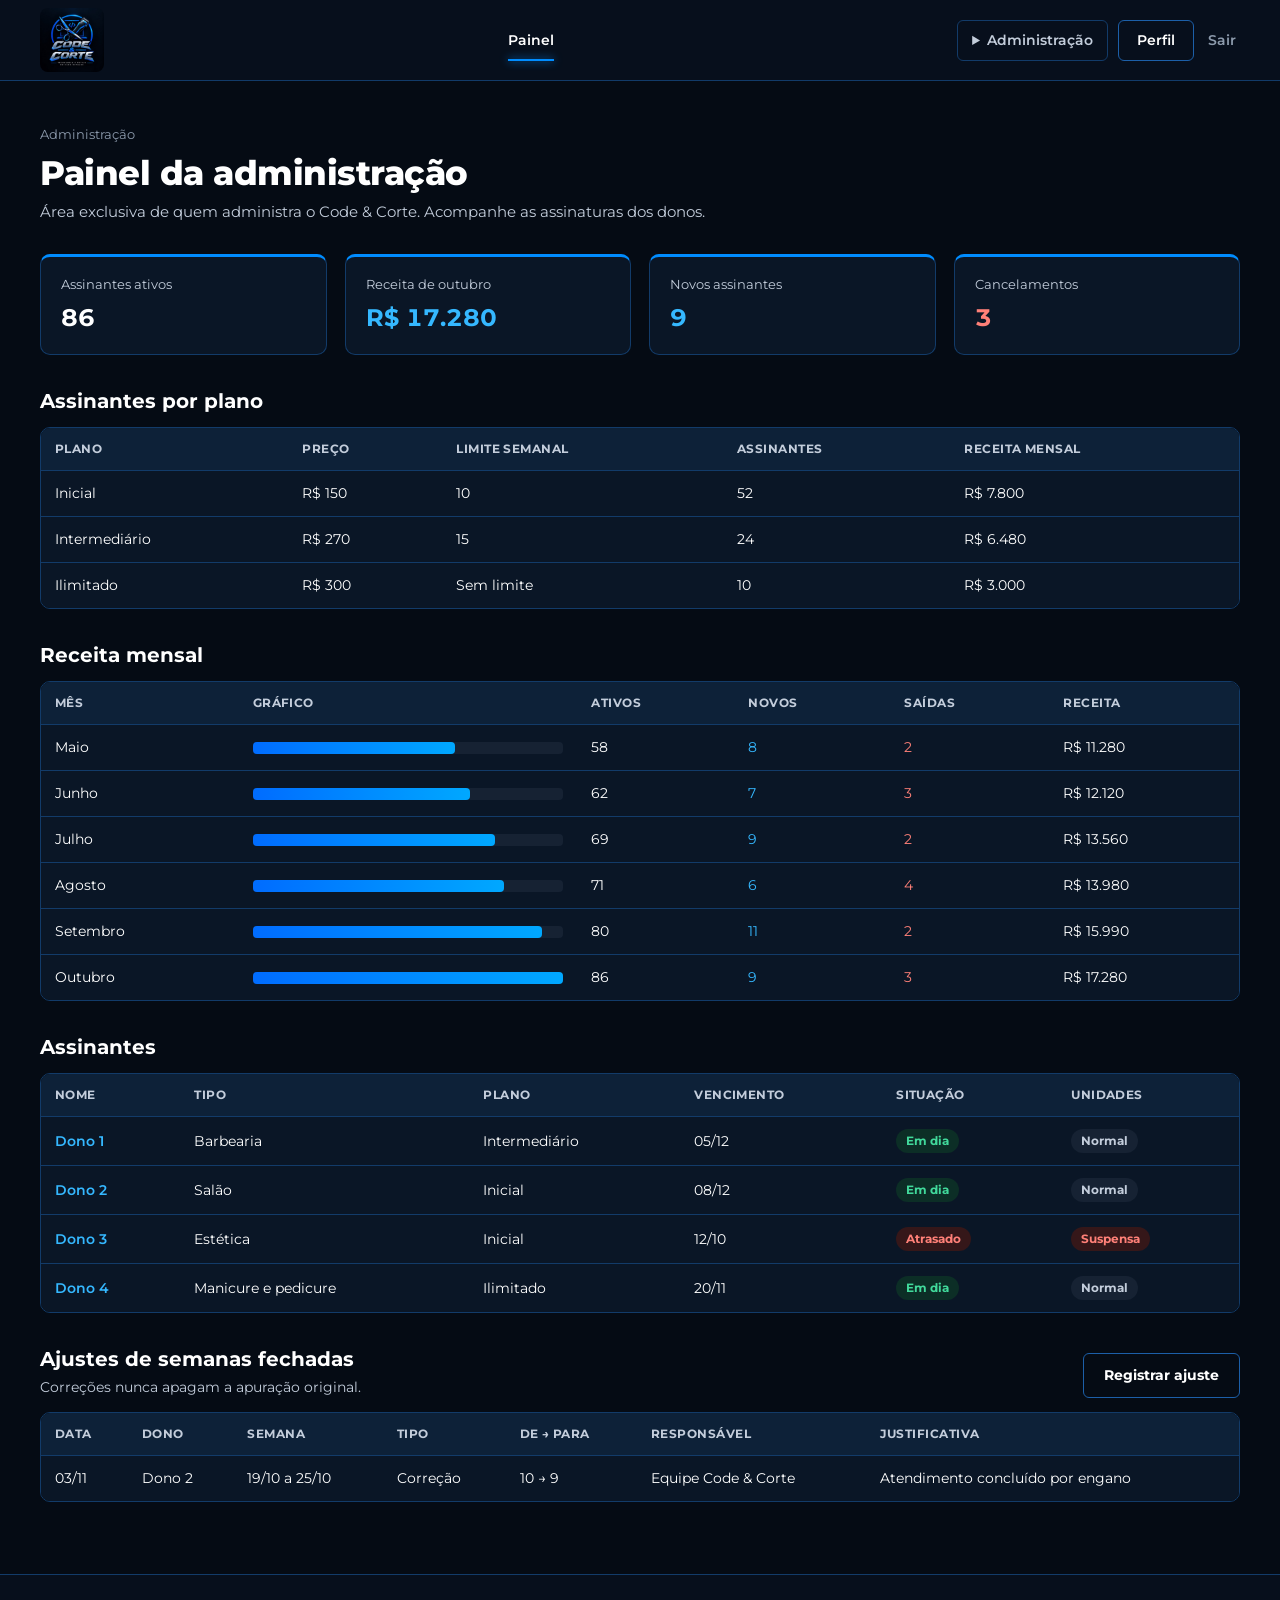
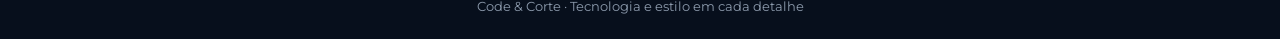
<file: admin/painel.html>
<!doctype html>  <!-- Informa ao navegador que a página usa HTML5 -->
<html lang="pt-BR">  <!-- Início do documento, em português do Brasil -->
  <head>  <!-- Abre as configurações da página -->
    <meta charset="UTF-8" />  <!-- Usa a codificação UTF-8, que aceita acentos -->
    <meta name="viewport" content="width=device-width, initial-scale=1.0" />  <!-- Ajusta a página à largura da tela do aparelho -->
    <title>Administração | Code &amp; Corte</title>  <!-- Nome que aparece na aba do navegador -->
    <link rel="preconnect" href="https://fonts.googleapis.com" />  <!-- Conecta antes ao servidor de fontes para carregar mais rápido -->
    <link rel="preconnect" href="https://fonts.gstatic.com" crossorigin />  <!-- Conecta antes ao servidor de fontes para carregar mais rápido -->
    <link href="https://fonts.googleapis.com/css2?family=Montserrat:wght@400;500;600;700;800&amp;display=swap" rel="stylesheet" />  <!-- Carrega a fonte Montserrat do Google Fonts -->
    <link rel="stylesheet" href="../css/style.css" />  <!-- Liga esta página à folha de estilo única do site -->
  </head>  <!-- Fecha cabeçalho técnico da página -->
  <body>  <!-- Abre o corpo da página, o que aparece na tela -->
    <header class="cabecalho">  <!-- Abre cabeçalho do site -->
      <nav class="navegacao" aria-label="Principal">  <!-- Abre barra de navegação -->
        <a href="../admin/painel.html" class="logo"><img src="../img/logo.jpg" alt="Code &amp; Corte: voltar ao início" /></a>  <!-- Link que leva para admin/painel.html -->
        <div class="menu">  <!-- Abre área do menu -->
          <ul class="lista-navegacao">  <!-- Abre lista do menu -->
            <li><a href="../admin/painel.html" class="link-navegacao" aria-current="page">Painel</a></li>  <!-- Item “Painel”, que leva para admin/painel.html -->
          </ul>  <!-- Fecha lista do menu -->
        </div>  <!-- Fecha área do menu -->
        <div class="acoes-cabecalho">  <!-- Abre ações do cabeçalho -->
          <details class="trocar-area">  <!-- Abre o menu de troca de área, que funciona sem JavaScript -->
            <summary>Administração</summary>  <!-- Área atual, que abre o menu ao clicar: Administração -->
            <ul>  <!-- Abre lista -->
              <li><a href="../index.html">Cliente</a></li>  <!-- Item “Cliente”, que leva para index.html -->
              <li><a href="../funcionario/painel.html">Funcionário</a></li>  <!-- Item “Funcionário”, que leva para funcionario/painel.html -->
              <li><a href="../dono/painel.html">Dono</a></li>  <!-- Item “Dono”, que leva para dono/painel.html -->
              <li><a href="../admin/painel.html" aria-current="page">Administração</a></li>  <!-- Item “Administração”, que leva para admin/painel.html -->
            </ul>  <!-- Fecha lista -->
          </details>  <!-- Fecha menu de troca de área -->
          <a href="../admin/perfil.html" class="perfil">Perfil</a>  <!-- Botão perfil “Perfil”, que leva para admin/perfil.html -->
          <a href="../login.html" class="sair">Sair</a>  <!-- Link sair “Sair”, que leva para login.html -->
        </div>  <!-- Fecha ações do cabeçalho -->
      </nav>  <!-- Fecha barra de navegação -->
    </header>  <!-- Fecha cabeçalho do site -->

    <main class="principal">  <!-- Abre conteúdo principal -->
      <p id="salvo" class="aviso aviso-ok aviso-salvo" role="status">Pronto! Neste protótipo os dados ainda não são gravados.</p>  <!-- Caixa de aviso: Pronto! Neste protótipo os dados ainda não são gravados. -->

      <section class="cabecalho-pagina">  <!-- Abre topo da página -->
        <div>  <!-- Abre bloco -->
          <p class="caminho">Administração</p>  <!-- Caminho da página: Administração -->
          <h1 class="titulo">Painel da administração</h1>  <!-- Título da página: Painel da administração -->
          <p class="descricao">Área exclusiva de quem administra o Code &amp; Corte. Acompanhe as assinaturas dos donos.</p>  <!-- Descrição da página: Área exclusiva de quem administra o Code & Corte. Acompanhe as a… -->
        </div>  <!-- Fecha bloco -->
      </section>  <!-- Fecha topo da página -->

      <section class="grade-4">  <!-- Abre grade de 4 colunas -->
        <div class="caixa"><p>Assinantes ativos</p><strong>86</strong></div>  <!-- Caixa de resumo com número: Assinantes ativos 86 -->
        <div class="caixa"><p>Receita de outubro</p><strong class="cor-azul">R$ 17.280</strong></div>  <!-- Caixa de resumo com número: Receita de outubro R$ 17.280 -->
        <div class="caixa"><p>Novos assinantes</p><strong class="cor-azul">9</strong></div>  <!-- Caixa de resumo com número: Novos assinantes 9 -->
        <div class="caixa"><p>Cancelamentos</p><strong class="cor-vermelho">3</strong></div>  <!-- Caixa de resumo com número: Cancelamentos 3 -->
      </section>  <!-- Fecha grade de 4 colunas -->

      <section class="secao">  <!-- Abre seção -->
        <h2 class="secao-titulo mb-14">Assinantes por plano</h2>  <!-- Título da seção: Assinantes por plano -->
        <div class="tabela-rolagem" tabindex="0" role="region" aria-label="Assinantes por plano">  <!-- Abre área com rolagem da tabela -->
          <table>  <!-- Abre tabela -->
            <thead>  <!-- Abre cabeçalho da tabela -->
              <tr><th scope="col">Plano</th><th scope="col">Preço</th><th scope="col">Limite semanal</th><th scope="col">Assinantes</th><th scope="col">Receita mensal</th></tr>  <!-- Títulos das colunas: Plano, Preço, Limite semanal, Assinantes, Receita mensal -->
            </thead>  <!-- Fecha cabeçalho da tabela -->
            <tbody>  <!-- Abre corpo da tabela -->
              <tr><td>Inicial</td><td>R$ 150</td><td>10</td><td>52</td><td>R$ 7.800</td></tr>  <!-- Linha da tabela: Inicial | R$ 150 | 10 | 52 | R$ 7.800 -->
              <tr><td>Intermediário</td><td>R$ 270</td><td>15</td><td>24</td><td>R$ 6.480</td></tr>  <!-- Linha da tabela: Intermediário | R$ 270 | 15 | 24 | R$ 6.480 -->
              <tr><td>Ilimitado</td><td>R$ 300</td><td>Sem limite</td><td>10</td><td>R$ 3.000</td></tr>  <!-- Linha da tabela: Ilimitado | R$ 300 | Sem limite | 10 | R$ 3.000 -->
            </tbody>  <!-- Fecha corpo da tabela -->
          </table>  <!-- Fecha tabela -->
        </div>  <!-- Fecha área com rolagem da tabela -->
      </section>  <!-- Fecha seção -->

      <section class="secao">  <!-- Abre seção -->
        <h2 class="secao-titulo mb-14">Receita mensal</h2>  <!-- Título da seção: Receita mensal -->
        <div class="tabela-rolagem" tabindex="0" role="region" aria-label="Receita mensal">  <!-- Abre área com rolagem da tabela -->
          <table>  <!-- Abre tabela -->
            <thead>  <!-- Abre cabeçalho da tabela -->
              <tr><th scope="col">Mês</th><th scope="col">Gráfico</th><th scope="col">Ativos</th><th scope="col">Novos</th><th scope="col">Saídas</th><th scope="col">Receita</th></tr>  <!-- Títulos das colunas: Mês, Gráfico, Ativos, Novos, Saídas, Receita -->
            </thead>  <!-- Fecha cabeçalho da tabela -->
            <tbody>  <!-- Abre corpo da tabela -->
              <tr><td>Maio</td><td><div class="fundo-barra"><div class="barra l-65"></div></div></td><td>58</td><td><span class="cor-azul">8</span></td><td><span class="cor-vermelho">2</span></td><td>R$ 11.280</td></tr>  <!-- Linha da tabela: Maio | 58 | 8 | 2 | R$ 11.280 -->
              <tr><td>Junho</td><td><div class="fundo-barra"><div class="barra l-70"></div></div></td><td>62</td><td><span class="cor-azul">7</span></td><td><span class="cor-vermelho">3</span></td><td>R$ 12.120</td></tr>  <!-- Linha da tabela: Junho | 62 | 7 | 3 | R$ 12.120 -->
              <tr><td>Julho</td><td><div class="fundo-barra"><div class="barra l-78"></div></div></td><td>69</td><td><span class="cor-azul">9</span></td><td><span class="cor-vermelho">2</span></td><td>R$ 13.560</td></tr>  <!-- Linha da tabela: Julho | 69 | 9 | 2 | R$ 13.560 -->
              <tr><td>Agosto</td><td><div class="fundo-barra"><div class="barra l-81"></div></div></td><td>71</td><td><span class="cor-azul">6</span></td><td><span class="cor-vermelho">4</span></td><td>R$ 13.980</td></tr>  <!-- Linha da tabela: Agosto | 71 | 6 | 4 | R$ 13.980 -->
              <tr><td>Setembro</td><td><div class="fundo-barra"><div class="barra l-93"></div></div></td><td>80</td><td><span class="cor-azul">11</span></td><td><span class="cor-vermelho">2</span></td><td>R$ 15.990</td></tr>  <!-- Linha da tabela: Setembro | 80 | 11 | 2 | R$ 15.990 -->
              <tr><td>Outubro</td><td><div class="fundo-barra"><div class="barra l-100"></div></div></td><td>86</td><td><span class="cor-azul">9</span></td><td><span class="cor-vermelho">3</span></td><td>R$ 17.280</td></tr>  <!-- Linha da tabela: Outubro | 86 | 9 | 3 | R$ 17.280 -->
            </tbody>  <!-- Fecha corpo da tabela -->
          </table>  <!-- Fecha tabela -->
        </div>  <!-- Fecha área com rolagem da tabela -->
      </section>  <!-- Fecha seção -->

      <section class="secao">  <!-- Abre seção -->
        <h2 class="secao-titulo mb-14">Assinantes</h2>  <!-- Título da seção: Assinantes -->
        <div class="tabela-rolagem" tabindex="0" role="region" aria-label="Assinantes">  <!-- Abre área com rolagem da tabela -->
          <table>  <!-- Abre tabela -->
            <thead>  <!-- Abre cabeçalho da tabela -->
              <tr><th scope="col">Nome</th><th scope="col">Tipo</th><th scope="col">Plano</th><th scope="col">Vencimento</th><th scope="col">Situação</th><th scope="col">Unidades</th></tr>  <!-- Títulos das colunas: Nome, Tipo, Plano, Vencimento, Situação, Unidades -->
            </thead>  <!-- Fecha cabeçalho da tabela -->
            <tbody>  <!-- Abre corpo da tabela -->
              <tr><td><a href="../dono/painel.html" class="link-azul">Dono 1</a></td><td>Barbearia</td><td>Intermediário</td><td>05/12</td><td><span class="etiqueta etiqueta-ok">Em dia</span></td><td><span class="etiqueta">Normal</span></td></tr>  <!-- Linha da tabela: Dono 1 | Barbearia | Intermediário | 05/12 | Em dia | Normal -->
              <tr><td><a href="../dono/painel.html" class="link-azul">Dono 2</a></td><td>Salão</td><td>Inicial</td><td>08/12</td><td><span class="etiqueta etiqueta-ok">Em dia</span></td><td><span class="etiqueta">Normal</span></td></tr>  <!-- Linha da tabela: Dono 2 | Salão | Inicial | 08/12 | Em dia | Normal -->
              <tr><td><a href="../dono/painel.html" class="link-azul">Dono 3</a></td><td>Estética</td><td>Inicial</td><td>12/10</td><td><span class="etiqueta etiqueta-erro">Atrasado</span></td><td><span class="etiqueta etiqueta-erro">Suspensa</span></td></tr>  <!-- Linha da tabela: Dono 3 | Estética | Inicial | 12/10 | Atrasado | Suspensa -->
              <tr><td><a href="../dono/painel.html" class="link-azul">Dono 4</a></td><td>Manicure e pedicure</td><td>Ilimitado</td><td>20/11</td><td><span class="etiqueta etiqueta-ok">Em dia</span></td><td><span class="etiqueta">Normal</span></td></tr>  <!-- Linha da tabela: Dono 4 | Manicure e pedicure | Ilimitado | 20/11 | Em dia | Normal -->
            </tbody>  <!-- Fecha corpo da tabela -->
          </table>  <!-- Fecha tabela -->
        </div>  <!-- Fecha área com rolagem da tabela -->
      </section>  <!-- Fecha seção -->

      <section class="secao">  <!-- Abre seção -->
        <div class="cabecalho-pagina mb-14">  <!-- Abre topo da página -->
          <div>  <!-- Abre bloco -->
            <h2 class="secao-titulo">Ajustes de semanas fechadas</h2>  <!-- Título da seção: Ajustes de semanas fechadas -->
            <p class="secao-descricao m-0">Correções nunca apagam a apuração original.</p>  <!-- Descrição da seção: Correções nunca apagam a apuração original. -->
          </div>  <!-- Fecha bloco -->
          <a href="#novo-ajuste" class="botao-secundario">Registrar ajuste</a>  <!-- Botão secundário “Registrar ajuste”, que abre a janela novo-ajuste -->
        </div>  <!-- Fecha topo da página -->
        <div class="tabela-rolagem" tabindex="0" role="region" aria-label="Ajustes">  <!-- Abre área com rolagem da tabela -->
          <table>  <!-- Abre tabela -->
            <thead>  <!-- Abre cabeçalho da tabela -->
              <tr><th scope="col">Data</th><th scope="col">Dono</th><th scope="col">Semana</th><th scope="col">Tipo</th><th scope="col">De → para</th><th scope="col">Responsável</th><th scope="col">Justificativa</th></tr>  <!-- Títulos das colunas: Data, Dono, Semana, Tipo, De → para, Responsável, Justificativa -->
            </thead>  <!-- Fecha cabeçalho da tabela -->
            <tbody>  <!-- Abre corpo da tabela -->
              <tr><td>03/11</td><td>Dono 2</td><td>19/10 a 25/10</td><td>Correção</td><td>10 → 9</td><td>Equipe Code &amp; Corte</td><td>Atendimento concluído por engano</td></tr>  <!-- Linha da tabela: 03/11 | Dono 2 | 19/10 a 25/10 | Correção | 10 → 9 | Equipe Code & Corte | Aten… -->
            </tbody>  <!-- Fecha corpo da tabela -->
          </table>  <!-- Fecha tabela -->
        </div>  <!-- Fecha área com rolagem da tabela -->
      </section>  <!-- Fecha seção -->

      <section id="novo-ajuste" class="modal" aria-label="Registrar ajuste">  <!-- Abre janela sobreposta (novo-ajuste) -->
        <div class="modal-caixa">  <!-- Abre caixa da janela sobreposta -->
          <a href="#" class="fechar" aria-label="Fechar">×</a>  <!-- Botão x de fechar “×”, que fecha a janela -->
          <h2>Registrar ajuste</h2>  <!-- Título de seção: Registrar ajuste -->
          <p>Informe a correção da semana fechada.</p>  <!-- Parágrafo: Informe a correção da semana fechada. -->
          <form class="formulario" action="#salvo">  <!-- Abre o formulário, que mostra o aviso de salvo nesta tela -->
            <div class="campo">  <!-- Abre campo de formulário -->
              <label for="tipo">Tipo</label>  <!-- Rótulo: Tipo -->
              <select id="tipo" required>  <!-- Abre a lista de seleção obrigatória -->
                <option value="">Selecione</option>  <!-- Opção da lista: Selecione -->
                <option>Inclusão</option>  <!-- Opção da lista: Inclusão -->
                <option>Exclusão</option>  <!-- Opção da lista: Exclusão -->
                <option>Correção</option>  <!-- Opção da lista: Correção -->
              </select>  <!-- Fecha lista de seleção -->
            </div>  <!-- Fecha campo de formulário -->
            <div class="linha">  <!-- Abre linha de campos -->
              <div class="campo">  <!-- Abre campo de formulário -->
                <label for="quantidade_anterior">Quantidade anterior</label>  <!-- Rótulo: Quantidade anterior -->
                <input type="number" id="quantidade_anterior" required min="0" />  <!-- Campo numérico: Quantidade anterior, obrigatório -->
              </div>  <!-- Fecha campo de formulário -->
              <div class="campo">  <!-- Abre campo de formulário -->
                <label for="quantidade_corrigida">Quantidade corrigida</label>  <!-- Rótulo: Quantidade corrigida -->
                <input type="number" id="quantidade_corrigida" required min="0" />  <!-- Campo numérico: Quantidade corrigida, obrigatório -->
              </div>  <!-- Fecha campo de formulário -->
            </div>  <!-- Fecha linha de campos -->
            <div class="campo">  <!-- Abre campo de formulário -->
              <label for="justificativa">Justificativa</label>  <!-- Rótulo: Justificativa -->
              <textarea id="justificativa" rows="3" placeholder="Explique o motivo da correção" required></textarea>  <!-- Área para digitar um texto maior: Explique o motivo da correção -->
            </div>  <!-- Fecha campo de formulário -->
            <div class="acoes-formulario">  <!-- Abre botões do formulário -->
              <a href="#" class="botao-secundario">Voltar</a>  <!-- Botão secundário “Voltar”, que fecha a janela -->
              <button type="submit" class="botao">Registrar ajuste</button>  <!-- Botão que envia o formulário: Registrar ajuste -->
            </div>  <!-- Fecha botões do formulário -->
          </form>  <!-- Fecha formulário -->
        </div>  <!-- Fecha caixa da janela sobreposta -->
      </section>  <!-- Fecha janela sobreposta -->
    </main>  <!-- Fecha conteúdo principal -->

    <footer class="rodape">Code &amp; Corte · Tecnologia e estilo em cada detalhe</footer>  <!-- Rodapé: Code & Corte · Tecnologia e estilo em cada detalhe -->
  </body>  <!-- Fecha corpo da página -->
</html>  <!-- Fecha documento HTML -->
</file>
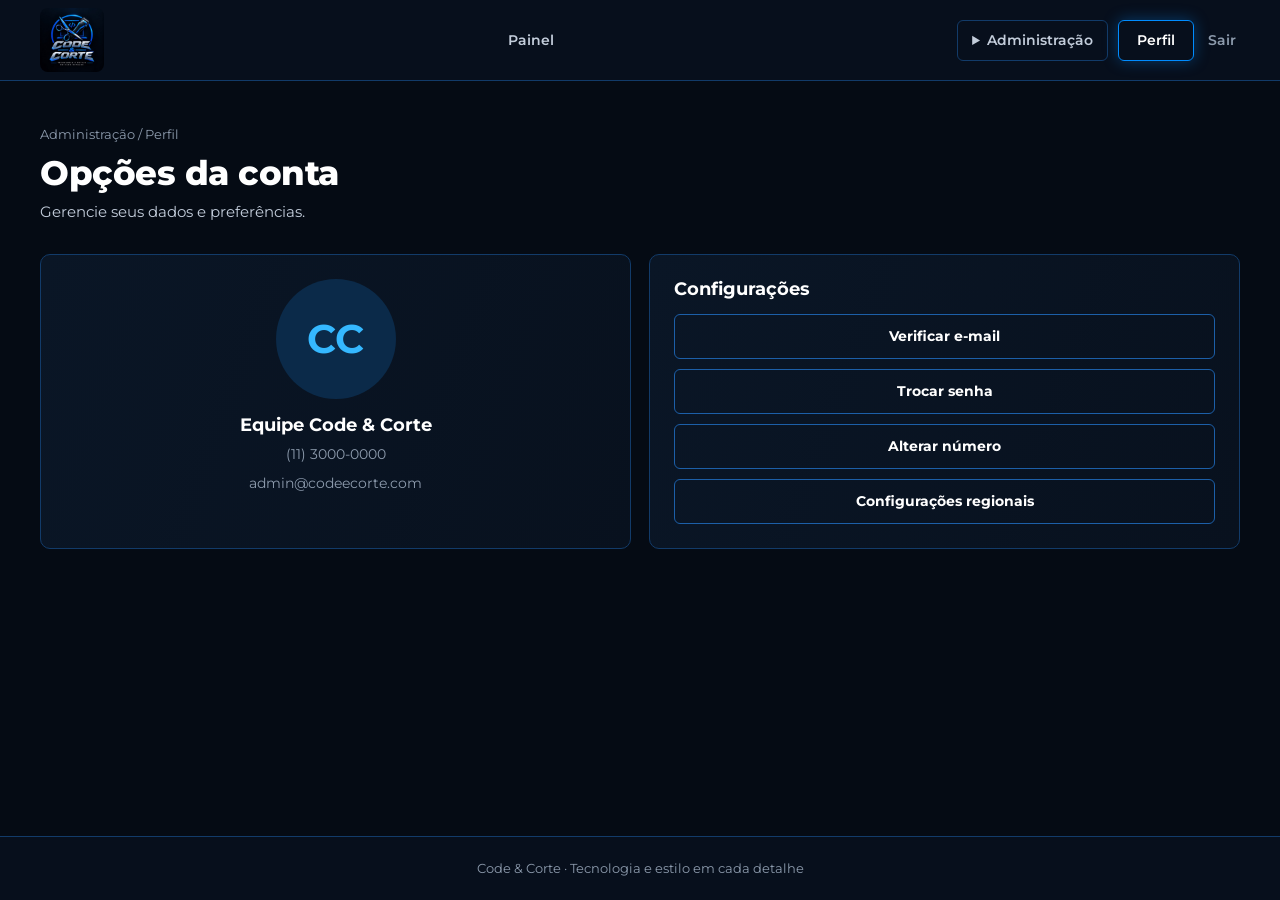
<file: admin/perfil.html>
<!doctype html>  <!-- Informa ao navegador que a página usa HTML5 -->
<html lang="pt-BR">  <!-- Início do documento, em português do Brasil -->
  <head>  <!-- Abre as configurações da página -->
    <meta charset="UTF-8" />  <!-- Usa a codificação UTF-8, que aceita acentos -->
    <meta name="viewport" content="width=device-width, initial-scale=1.0" />  <!-- Ajusta a página à largura da tela do aparelho -->
    <title>Perfil | Code &amp; Corte</title>  <!-- Nome que aparece na aba do navegador -->
    <link rel="preconnect" href="https://fonts.googleapis.com" />  <!-- Conecta antes ao servidor de fontes para carregar mais rápido -->
    <link rel="preconnect" href="https://fonts.gstatic.com" crossorigin />  <!-- Conecta antes ao servidor de fontes para carregar mais rápido -->
    <link href="https://fonts.googleapis.com/css2?family=Montserrat:wght@400;500;600;700;800&amp;display=swap" rel="stylesheet" />  <!-- Carrega a fonte Montserrat do Google Fonts -->
    <link rel="stylesheet" href="../css/style.css" />  <!-- Liga esta página à folha de estilo única do site -->
  </head>  <!-- Fecha cabeçalho técnico da página -->
  <body>  <!-- Abre o corpo da página, o que aparece na tela -->
    <header class="cabecalho">  <!-- Abre cabeçalho do site -->
      <nav class="navegacao" aria-label="Principal">  <!-- Abre barra de navegação -->
        <a href="../admin/painel.html" class="logo"><img src="../img/logo.jpg" alt="Code &amp; Corte: voltar ao início" /></a>  <!-- Link que leva para admin/painel.html -->
        <div class="menu">  <!-- Abre área do menu -->
          <ul class="lista-navegacao">  <!-- Abre lista do menu -->
            <li><a href="../admin/painel.html" class="link-navegacao">Painel</a></li>  <!-- Item “Painel”, que leva para admin/painel.html -->
          </ul>  <!-- Fecha lista do menu -->
        </div>  <!-- Fecha área do menu -->
        <div class="acoes-cabecalho">  <!-- Abre ações do cabeçalho -->
          <details class="trocar-area">  <!-- Abre o menu de troca de área, que funciona sem JavaScript -->
            <summary>Administração</summary>  <!-- Área atual, que abre o menu ao clicar: Administração -->
            <ul>  <!-- Abre lista -->
              <li><a href="../index.html">Cliente</a></li>  <!-- Item “Cliente”, que leva para index.html -->
              <li><a href="../funcionario/painel.html">Funcionário</a></li>  <!-- Item “Funcionário”, que leva para funcionario/painel.html -->
              <li><a href="../dono/painel.html">Dono</a></li>  <!-- Item “Dono”, que leva para dono/painel.html -->
              <li><a href="../admin/painel.html" aria-current="page">Administração</a></li>  <!-- Item “Administração”, que leva para admin/painel.html -->
            </ul>  <!-- Fecha lista -->
          </details>  <!-- Fecha menu de troca de área -->
          <a href="../admin/perfil.html" class="perfil" aria-current="page">Perfil</a>  <!-- Botão perfil “Perfil”, que leva para admin/perfil.html -->
          <a href="../login.html" class="sair">Sair</a>  <!-- Link sair “Sair”, que leva para login.html -->
        </div>  <!-- Fecha ações do cabeçalho -->
      </nav>  <!-- Fecha barra de navegação -->
    </header>  <!-- Fecha cabeçalho do site -->

    <main class="principal">  <!-- Abre conteúdo principal -->
      <p id="salvo" class="aviso aviso-ok aviso-salvo" role="status">Pronto! Neste protótipo os dados ainda não são gravados.</p>  <!-- Caixa de aviso: Pronto! Neste protótipo os dados ainda não são gravados. -->

      <section class="cabecalho-pagina">  <!-- Abre topo da página -->
        <div>  <!-- Abre bloco -->
          <p class="caminho">Administração / Perfil</p>  <!-- Caminho da página: Administração / Perfil -->
          <h1 class="titulo">Opções da conta</h1>  <!-- Título da página: Opções da conta -->
          <p class="descricao">Gerencie seus dados e preferências.</p>  <!-- Descrição da página: Gerencie seus dados e preferências. -->
        </div>  <!-- Fecha bloco -->
      </section>  <!-- Fecha topo da página -->

      <section class="grade-2">  <!-- Abre grade de 2 colunas -->
        <div class="cartao perfil-cartao">  <!-- Abre cartão -->
          <div class="avatar avatar-grande" aria-hidden="true">CC</div>  <!-- Círculo com as iniciais: CC -->
          <h2 class="nome-perfil">Equipe Code &amp; Corte</h2>  <!-- Nome no perfil: Equipe Code & Corte -->
          <p class="ajuda">(11) 3000-0000</p>  <!-- Texto de ajuda: (11) 3000-0000 -->
          <p class="ajuda">admin@codeecorte.com</p>  <!-- Texto de ajuda: admin@codeecorte.com -->
        </div>  <!-- Fecha cartão -->
        <div class="cartao">  <!-- Abre cartão -->
          <h2>Configurações</h2>  <!-- Título de seção: Configurações -->
          <div class="empilhado gap-10">  <!-- Abre bloco empilhado -->
            <a href="#verificar-email" class="botao-secundario botao-largo">Verificar e-mail</a>  <!-- Botão secundário “Verificar e-mail”, que abre a janela verificar-email -->
            <a href="#trocar-senha" class="botao-secundario botao-largo">Trocar senha</a>  <!-- Botão secundário “Trocar senha”, que abre a janela trocar-senha -->
            <a href="#alterar-numero" class="botao-secundario botao-largo">Alterar número</a>  <!-- Botão secundário “Alterar número”, que abre a janela alterar-numero -->
            <a href="#regionais" class="botao-secundario botao-largo">Configurações regionais</a>  <!-- Botão secundário “Configurações regionais”, que abre a janela regionais -->
          </div>  <!-- Fecha bloco empilhado -->
        </div>  <!-- Fecha cartão -->
      </section>  <!-- Fecha grade de 2 colunas -->

      <section id="verificar-email" class="modal" aria-label="Verificar e-mail">  <!-- Abre janela sobreposta (verificar-email) -->
        <div class="modal-caixa">  <!-- Abre caixa da janela sobreposta -->
          <a href="#" class="fechar" aria-label="Fechar">×</a>  <!-- Botão x de fechar “×”, que fecha a janela -->
          <h2>Verificar e-mail</h2>  <!-- Título de seção: Verificar e-mail -->
          <p>Vamos enviar um link de confirmação para admin@codeecorte.com.</p>  <!-- Parágrafo: Vamos enviar um link de confirmação para admin@codeecorte.com. -->
          <form class="formulario" action="#salvo">  <!-- Abre o formulário, que mostra o aviso de salvo nesta tela -->
            <div class="acoes-formulario">  <!-- Abre botões do formulário -->
              <a href="#" class="botao-secundario">Voltar</a>  <!-- Botão secundário “Voltar”, que fecha a janela -->
              <button type="submit" class="botao">Enviar link</button>  <!-- Botão que envia o formulário: Enviar link -->
            </div>  <!-- Fecha botões do formulário -->
          </form>  <!-- Fecha formulário -->
        </div>  <!-- Fecha caixa da janela sobreposta -->
      </section>  <!-- Fecha janela sobreposta -->
      <section id="trocar-senha" class="modal" aria-label="Trocar senha">  <!-- Abre janela sobreposta (trocar-senha) -->
        <div class="modal-caixa">  <!-- Abre caixa da janela sobreposta -->
          <a href="#" class="fechar" aria-label="Fechar">×</a>  <!-- Botão x de fechar “×”, que fecha a janela -->
          <h2>Trocar senha</h2>  <!-- Título de seção: Trocar senha -->
          <p>Use pelo menos 8 caracteres.</p>  <!-- Parágrafo: Use pelo menos 8 caracteres. -->
          <form class="formulario" action="#salvo">  <!-- Abre o formulário, que mostra o aviso de salvo nesta tela -->
            <div class="campo">  <!-- Abre campo de formulário -->
              <label for="senha_atual">Senha atual</label>  <!-- Rótulo: Senha atual -->
              <input type="password" id="senha_atual" required autocomplete="current-password" />  <!-- Campo de senha: Senha atual, obrigatório -->
            </div>  <!-- Fecha campo de formulário -->
            <div class="campo">  <!-- Abre campo de formulário -->
              <label for="nova_senha">Nova senha</label>  <!-- Rótulo: Nova senha -->
              <input type="password" id="nova_senha" required minlength="8" autocomplete="new-password" />  <!-- Campo de senha: Nova senha, obrigatório -->
            </div>  <!-- Fecha campo de formulário -->
            <div class="acoes-formulario">  <!-- Abre botões do formulário -->
              <a href="#" class="botao-secundario">Voltar</a>  <!-- Botão secundário “Voltar”, que fecha a janela -->
              <button type="submit" class="botao">Salvar</button>  <!-- Botão que envia o formulário: Salvar -->
            </div>  <!-- Fecha botões do formulário -->
          </form>  <!-- Fecha formulário -->
        </div>  <!-- Fecha caixa da janela sobreposta -->
      </section>  <!-- Fecha janela sobreposta -->
      <section id="alterar-numero" class="modal" aria-label="Alterar número">  <!-- Abre janela sobreposta (alterar-numero) -->
        <div class="modal-caixa">  <!-- Abre caixa da janela sobreposta -->
          <a href="#" class="fechar" aria-label="Fechar">×</a>  <!-- Botão x de fechar “×”, que fecha a janela -->
          <h2>Alterar número</h2>  <!-- Título de seção: Alterar número -->
          <p>Informe o novo telefone com DDD.</p>  <!-- Parágrafo: Informe o novo telefone com DDD. -->
          <form class="formulario" action="#salvo">  <!-- Abre o formulário, que mostra o aviso de salvo nesta tela -->
            <div class="campo">  <!-- Abre campo de formulário -->
              <label for="telefone">Telefone</label>  <!-- Rótulo: Telefone -->
              <input type="tel" id="telefone" placeholder="(11) 99999-0000" required autocomplete="tel" />  <!-- Campo de telefone: Telefone, obrigatório -->
            </div>  <!-- Fecha campo de formulário -->
            <div class="acoes-formulario">  <!-- Abre botões do formulário -->
              <a href="#" class="botao-secundario">Voltar</a>  <!-- Botão secundário “Voltar”, que fecha a janela -->
              <button type="submit" class="botao">Salvar</button>  <!-- Botão que envia o formulário: Salvar -->
            </div>  <!-- Fecha botões do formulário -->
          </form>  <!-- Fecha formulário -->
        </div>  <!-- Fecha caixa da janela sobreposta -->
      </section>  <!-- Fecha janela sobreposta -->
      <section id="regionais" class="modal" aria-label="Configurações regionais">  <!-- Abre janela sobreposta (regionais) -->
        <div class="modal-caixa">  <!-- Abre caixa da janela sobreposta -->
          <a href="#" class="fechar" aria-label="Fechar">×</a>  <!-- Botão x de fechar “×”, que fecha a janela -->
          <h2>Configurações regionais</h2>  <!-- Título de seção: Configurações regionais -->
          <p>Escolha idioma e fuso horário.</p>  <!-- Parágrafo: Escolha idioma e fuso horário. -->
          <form class="formulario" action="#salvo">  <!-- Abre o formulário, que mostra o aviso de salvo nesta tela -->
            <div class="campo">  <!-- Abre campo de formulário -->
              <label for="idioma">Idioma</label>  <!-- Rótulo: Idioma -->
              <select id="idioma" required>  <!-- Abre a lista de seleção obrigatória -->
                <option>Português (Brasil)</option>  <!-- Opção da lista: Português (Brasil) -->
                <option>English</option>  <!-- Opção da lista: English -->
                <option>Español</option>  <!-- Opção da lista: Español -->
              </select>  <!-- Fecha lista de seleção -->
            </div>  <!-- Fecha campo de formulário -->
            <div class="campo">  <!-- Abre campo de formulário -->
              <label for="fuso">Fuso horário</label>  <!-- Rótulo: Fuso horário -->
              <select id="fuso" required>  <!-- Abre a lista de seleção obrigatória -->
                <option>Brasília (UTC-3)</option>  <!-- Opção da lista: Brasília (UTC-3) -->
                <option>Manaus (UTC-4)</option>  <!-- Opção da lista: Manaus (UTC-4) -->
                <option>Rio Branco (UTC-5)</option>  <!-- Opção da lista: Rio Branco (UTC-5) -->
              </select>  <!-- Fecha lista de seleção -->
            </div>  <!-- Fecha campo de formulário -->
            <div class="acoes-formulario">  <!-- Abre botões do formulário -->
              <a href="#" class="botao-secundario">Voltar</a>  <!-- Botão secundário “Voltar”, que fecha a janela -->
              <button type="submit" class="botao">Salvar</button>  <!-- Botão que envia o formulário: Salvar -->
            </div>  <!-- Fecha botões do formulário -->
          </form>  <!-- Fecha formulário -->
        </div>  <!-- Fecha caixa da janela sobreposta -->
      </section>  <!-- Fecha janela sobreposta -->
    </main>  <!-- Fecha conteúdo principal -->

    <footer class="rodape">Code &amp; Corte · Tecnologia e estilo em cada detalhe</footer>  <!-- Rodapé: Code & Corte · Tecnologia e estilo em cada detalhe -->
  </body>  <!-- Fecha corpo da página -->
</html>  <!-- Fecha documento HTML -->
</file>
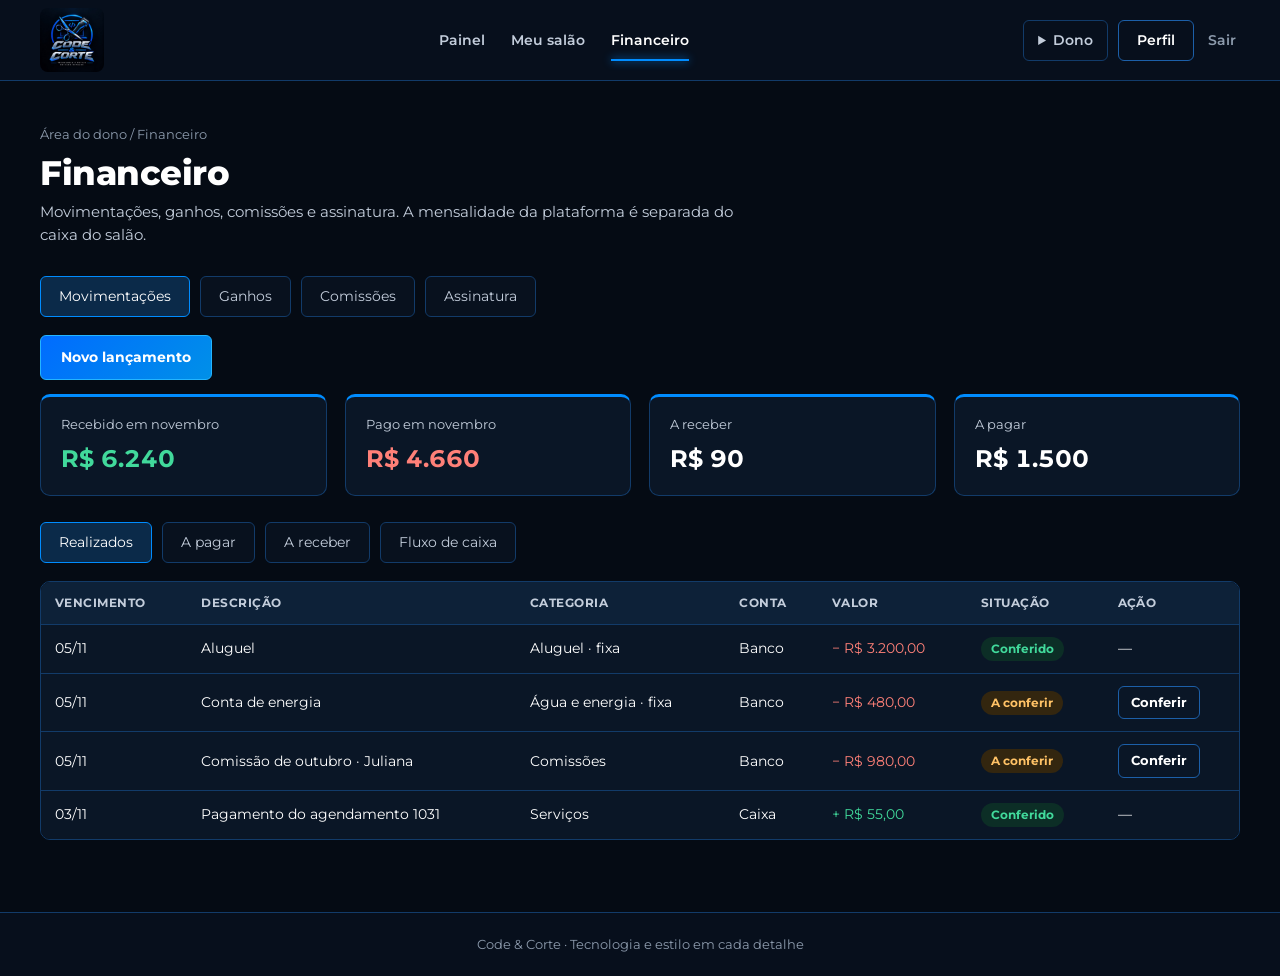
<file: dono/financeiro.html>
<!doctype html>  <!-- Informa ao navegador que a página usa HTML5 -->
<html lang="pt-BR">  <!-- Início do documento, em português do Brasil -->
  <head>  <!-- Abre as configurações da página -->
    <meta charset="UTF-8" />  <!-- Usa a codificação UTF-8, que aceita acentos -->
    <meta name="viewport" content="width=device-width, initial-scale=1.0" />  <!-- Ajusta a página à largura da tela do aparelho -->
    <title>Financeiro | Code &amp; Corte</title>  <!-- Nome que aparece na aba do navegador -->
    <link rel="preconnect" href="https://fonts.googleapis.com" />  <!-- Conecta antes ao servidor de fontes para carregar mais rápido -->
    <link rel="preconnect" href="https://fonts.gstatic.com" crossorigin />  <!-- Conecta antes ao servidor de fontes para carregar mais rápido -->
    <link href="https://fonts.googleapis.com/css2?family=Montserrat:wght@400;500;600;700;800&amp;display=swap" rel="stylesheet" />  <!-- Carrega a fonte Montserrat do Google Fonts -->
    <link rel="stylesheet" href="../css/style.css" />  <!-- Liga esta página à folha de estilo única do site -->
  </head>  <!-- Fecha cabeçalho técnico da página -->
  <body>  <!-- Abre o corpo da página, o que aparece na tela -->
    <header class="cabecalho">  <!-- Abre cabeçalho do site -->
      <nav class="navegacao" aria-label="Principal">  <!-- Abre barra de navegação -->
        <a href="../dono/painel.html" class="logo"><img src="../img/logo.jpg" alt="Code &amp; Corte: voltar ao início" /></a>  <!-- Link que leva para dono/painel.html -->
        <div class="menu">  <!-- Abre área do menu -->
          <ul class="lista-navegacao">  <!-- Abre lista do menu -->
            <li><a href="../dono/painel.html" class="link-navegacao">Painel</a></li>  <!-- Item “Painel”, que leva para dono/painel.html -->
            <li><a href="../dono/salao.html" class="link-navegacao">Meu salão</a></li>  <!-- Item “Meu salão”, que leva para dono/salao.html -->
            <li><a href="../dono/financeiro.html" class="link-navegacao" aria-current="page">Financeiro</a></li>  <!-- Item “Financeiro”, que leva para dono/financeiro.html -->
          </ul>  <!-- Fecha lista do menu -->
        </div>  <!-- Fecha área do menu -->
        <div class="acoes-cabecalho">  <!-- Abre ações do cabeçalho -->
          <details class="trocar-area">  <!-- Abre o menu de troca de área, que funciona sem JavaScript -->
            <summary>Dono</summary>  <!-- Área atual, que abre o menu ao clicar: Dono -->
            <ul>  <!-- Abre lista -->
              <li><a href="../index.html">Cliente</a></li>  <!-- Item “Cliente”, que leva para index.html -->
              <li><a href="../funcionario/painel.html">Funcionário</a></li>  <!-- Item “Funcionário”, que leva para funcionario/painel.html -->
              <li><a href="../dono/painel.html" aria-current="page">Dono</a></li>  <!-- Item “Dono”, que leva para dono/painel.html -->
              <li><a href="../admin/painel.html">Administração</a></li>  <!-- Item “Administração”, que leva para admin/painel.html -->
            </ul>  <!-- Fecha lista -->
          </details>  <!-- Fecha menu de troca de área -->
          <a href="../dono/perfil.html" class="perfil">Perfil</a>  <!-- Botão perfil “Perfil”, que leva para dono/perfil.html -->
          <a href="../login.html" class="sair">Sair</a>  <!-- Link sair “Sair”, que leva para login.html -->
        </div>  <!-- Fecha ações do cabeçalho -->
      </nav>  <!-- Fecha barra de navegação -->
    </header>  <!-- Fecha cabeçalho do site -->

    <main class="principal">  <!-- Abre conteúdo principal -->
      <p id="salvo" class="aviso aviso-ok aviso-salvo" role="status">Pronto! Neste protótipo os dados ainda não são gravados.</p>  <!-- Caixa de aviso: Pronto! Neste protótipo os dados ainda não são gravados. -->

      <section class="cabecalho-pagina">  <!-- Abre topo da página -->
        <div>  <!-- Abre bloco -->
          <p class="caminho">Área do dono / Financeiro</p>  <!-- Caminho da página: Área do dono / Financeiro -->
          <h1 class="titulo">Financeiro</h1>  <!-- Título da página: Financeiro -->
          <p class="descricao">Movimentações, ganhos, comissões e assinatura. A mensalidade da plataforma é separada do caixa do salão.</p>  <!-- Descrição da página: Movimentações, ganhos, comissões e assinatura. A mensalidade da… -->
        </div>  <!-- Fecha bloco -->
      </section>  <!-- Fecha topo da página -->
      <div class="abas">  <!-- Abre grupo de abas -->
        <input type="radio" name="secao" id="secao-0" checked aria-label="Movimentações" />  <!-- Opção de escolha única: Movimentações, já marcada -->
        <input type="radio" name="secao" id="secao-1" aria-label="Ganhos" />  <!-- Opção de escolha única: Ganhos -->
        <input type="radio" name="secao" id="secao-2" aria-label="Comissões" />  <!-- Opção de escolha única: Comissões -->
        <input type="radio" name="secao" id="secao-3" aria-label="Assinatura" />  <!-- Opção de escolha única: Assinatura -->
        <div class="abas-rotulos">  <!-- Abre linha com os botões das abas -->
          <label for="secao-0">Movimentações</label>  <!-- Rótulo: Movimentações -->
          <label for="secao-1">Ganhos</label>  <!-- Rótulo: Ganhos -->
          <label for="secao-2">Comissões</label>  <!-- Rótulo: Comissões -->
          <label for="secao-3">Assinatura</label>  <!-- Rótulo: Assinatura -->
        </div>  <!-- Fecha linha com os botões das abas -->
        <div class="paineis">  <!-- Abre conteúdo das abas -->
          <div class="painel-aba">  <!-- Abre conteúdo de uma aba -->
            <p class="mb-14"><a href="#novo-lancamento" class="botao">Novo lançamento</a></p>  <!-- Parágrafo: Novo lançamento -->
            <section class="grade-4 mb-26">  <!-- Abre grade de 4 colunas -->
              <div class="caixa"><p>Recebido em novembro</p><strong class="cor-verde">R$ 6.240</strong></div>  <!-- Caixa de resumo com número: Recebido em novembro R$ 6.240 -->
              <div class="caixa"><p>Pago em novembro</p><strong class="cor-vermelho">R$ 4.660</strong></div>  <!-- Caixa de resumo com número: Pago em novembro R$ 4.660 -->
              <div class="caixa"><p>A receber</p><strong>R$ 90</strong></div>  <!-- Caixa de resumo com número: A receber R$ 90 -->
              <div class="caixa"><p>A pagar</p><strong>R$ 1.500</strong></div>  <!-- Caixa de resumo com número: A pagar R$ 1.500 -->
            </section>  <!-- Fecha grade de 4 colunas -->

            <div class="abas">  <!-- Abre grupo de abas -->
              <input type="radio" name="financeiro" id="fi-financeiro-0" checked aria-label="Realizados" />  <!-- Opção de escolha única: Realizados, já marcada -->
              <input type="radio" name="financeiro" id="fi-financeiro-1" aria-label="A pagar" />  <!-- Opção de escolha única: A pagar -->
              <input type="radio" name="financeiro" id="fi-financeiro-2" aria-label="A receber" />  <!-- Opção de escolha única: A receber -->
              <input type="radio" name="financeiro" id="fi-financeiro-3" aria-label="Fluxo de caixa" />  <!-- Opção de escolha única: Fluxo de caixa -->
              <div class="abas-rotulos">  <!-- Abre linha com os botões das abas -->
                <label for="fi-financeiro-0">Realizados</label>  <!-- Rótulo: Realizados -->
                <label for="fi-financeiro-1">A pagar</label>  <!-- Rótulo: A pagar -->
                <label for="fi-financeiro-2">A receber</label>  <!-- Rótulo: A receber -->
                <label for="fi-financeiro-3">Fluxo de caixa</label>  <!-- Rótulo: Fluxo de caixa -->
              </div>  <!-- Fecha linha com os botões das abas -->
              <div class="paineis">  <!-- Abre conteúdo das abas -->
                <div class="painel-aba">  <!-- Abre conteúdo de uma aba -->
                  <div class="tabela-rolagem" tabindex="0" role="region" aria-label="Lançamentos realizados">  <!-- Abre área com rolagem da tabela -->
                    <table>  <!-- Abre tabela -->
                      <thead>  <!-- Abre cabeçalho da tabela -->
                        <tr><th scope="col">Vencimento</th><th scope="col">Descrição</th><th scope="col">Categoria</th><th scope="col">Conta</th><th scope="col">Valor</th><th scope="col">Situação</th><th scope="col">Ação</th></tr>  <!-- Títulos das colunas: Vencimento, Descrição, Categoria, Conta, Valor, Situação, Ação -->
                      </thead>  <!-- Fecha cabeçalho da tabela -->
                      <tbody>  <!-- Abre corpo da tabela -->
                        <tr><td>05/11</td><td>Aluguel</td><td>Aluguel · fixa</td><td>Banco</td><td><span class="cor-vermelho">− R$ 3.200,00</span></td><td><span class="etiqueta etiqueta-ok">Conferido</span></td><td>—</td></tr>  <!-- Linha da tabela: 05/11 | Aluguel | Aluguel · fixa | Banco | − R$ 3.200,00 | Conferido | — -->
                        <tr><td>05/11</td><td>Conta de energia</td><td>Água e energia · fixa</td><td>Banco</td><td><span class="cor-vermelho">− R$ 480,00</span></td><td><span class="etiqueta etiqueta-alerta">A conferir</span></td><td><a href="#conferir" class="botao-secundario botao-pequeno">Conferir</a></td></tr>  <!-- Linha da tabela: 05/11 | Conta de energia | Água e energia · fixa | Banco | − R$ 480,00 | A conf… -->
                        <tr><td>05/11</td><td>Comissão de outubro · Juliana</td><td>Comissões</td><td>Banco</td><td><span class="cor-vermelho">− R$ 980,00</span></td><td><span class="etiqueta etiqueta-alerta">A conferir</span></td><td><a href="#conferir" class="botao-secundario botao-pequeno">Conferir</a></td></tr>  <!-- Linha da tabela: 05/11 | Comissão de outubro · Juliana | Comissões | Banco | − R$ 980,00 | A con… -->
                        <tr><td>03/11</td><td>Pagamento do agendamento 1031</td><td>Serviços</td><td>Caixa</td><td><span class="cor-verde">+ R$ 55,00</span></td><td><span class="etiqueta etiqueta-ok">Conferido</span></td><td>—</td></tr>  <!-- Linha da tabela: 03/11 | Pagamento do agendamento 1031 | Serviços | Caixa | + R$ 55,00 | Conferi… -->
                      </tbody>  <!-- Fecha corpo da tabela -->
                    </table>  <!-- Fecha tabela -->
                  </div>  <!-- Fecha área com rolagem da tabela -->
                </div>  <!-- Fecha conteúdo de uma aba -->
                <div class="painel-aba">  <!-- Abre conteúdo de uma aba -->
                  <div class="tabela-rolagem" tabindex="0" role="region" aria-label="Contas a pagar">  <!-- Abre área com rolagem da tabela -->
                    <table>  <!-- Abre tabela -->
                      <thead>  <!-- Abre cabeçalho da tabela -->
                        <tr><th scope="col">Vencimento</th><th scope="col">Descrição</th><th scope="col">Categoria</th><th scope="col">Conta</th><th scope="col">Valor</th><th scope="col">Situação</th><th scope="col">Ação</th></tr>  <!-- Títulos das colunas: Vencimento, Descrição, Categoria, Conta, Valor, Situação, Ação -->
                      </thead>  <!-- Fecha cabeçalho da tabela -->
                      <tbody>  <!-- Abre corpo da tabela -->
                        <tr><td>10/11</td><td>Produtos de higiene</td><td>Produtos de higiene · variável</td><td>Caixa</td><td>R$ 260,00</td><td><span class="etiqueta etiqueta-alerta">Pendente</span></td><td><a href="#marcar-pago" class="botao-secundario botao-pequeno">Marcar como pago</a></td></tr>  <!-- Linha da tabela: 10/11 | Produtos de higiene | Produtos de higiene · variável | Caixa | R$ 260,0… -->
                        <tr><td>10/11</td><td>Comissão de outubro · Yuri</td><td>Comissões</td><td>Banco</td><td>R$ 1.240,00</td><td><span class="etiqueta etiqueta-alerta">Pendente</span></td><td><a href="#marcar-pago" class="botao-secundario botao-pequeno">Marcar como pago</a></td></tr>  <!-- Linha da tabela: 10/11 | Comissão de outubro · Yuri | Comissões | Banco | R$ 1.240,00 | Pendente… -->
                      </tbody>  <!-- Fecha corpo da tabela -->
                    </table>  <!-- Fecha tabela -->
                  </div>  <!-- Fecha área com rolagem da tabela -->
                </div>  <!-- Fecha conteúdo de uma aba -->
                <div class="painel-aba">  <!-- Abre conteúdo de uma aba -->
                  <div class="tabela-rolagem" tabindex="0" role="region" aria-label="Contas a receber">  <!-- Abre área com rolagem da tabela -->
                    <table>  <!-- Abre tabela -->
                      <thead>  <!-- Abre cabeçalho da tabela -->
                        <tr><th scope="col">Vencimento</th><th scope="col">Descrição</th><th scope="col">Categoria</th><th scope="col">Conta</th><th scope="col">Valor</th><th scope="col">Situação</th><th scope="col">Ação</th></tr>  <!-- Títulos das colunas: Vencimento, Descrição, Categoria, Conta, Valor, Situação, Ação -->
                      </thead>  <!-- Fecha cabeçalho da tabela -->
                      <tbody>  <!-- Abre corpo da tabela -->
                        <tr><td>09/11</td><td>Pagamento do agendamento 1042</td><td>Serviços</td><td>Caixa</td><td>R$ 55,00</td><td><span class="etiqueta etiqueta-alerta">Pendente</span></td><td>—</td></tr>  <!-- Linha da tabela: 09/11 | Pagamento do agendamento 1042 | Serviços | Caixa | R$ 55,00 | Pendente… -->
                        <tr><td>09/11</td><td>Pagamento do agendamento 1043</td><td>Serviços</td><td>Caixa</td><td>R$ 35,00</td><td><span class="etiqueta etiqueta-alerta">Pendente</span></td><td>—</td></tr>  <!-- Linha da tabela: 09/11 | Pagamento do agendamento 1043 | Serviços | Caixa | R$ 35,00 | Pendente… -->
                      </tbody>  <!-- Fecha corpo da tabela -->
                    </table>  <!-- Fecha tabela -->
                  </div>  <!-- Fecha área com rolagem da tabela -->
                </div>  <!-- Fecha conteúdo de uma aba -->
                <div class="painel-aba">  <!-- Abre conteúdo de uma aba -->
                  <div class="tabela-rolagem" tabindex="0" role="region" aria-label="Fluxo de caixa">  <!-- Abre área com rolagem da tabela -->
                    <table>  <!-- Abre tabela -->
                      <thead>  <!-- Abre cabeçalho da tabela -->
                        <tr><th scope="col">Mês</th><th scope="col">Entradas</th><th scope="col">Saídas</th><th scope="col">Saldo</th></tr>  <!-- Títulos das colunas: Mês, Entradas, Saídas, Saldo -->
                      </thead>  <!-- Fecha cabeçalho da tabela -->
                      <tbody>  <!-- Abre corpo da tabela -->
                        <tr><td>Maio</td><td>R$ 23.400</td><td>R$ 21.000</td><td><span class="cor-verde">Lucro R$ 2.400</span></td></tr>  <!-- Linha da tabela: Maio | R$ 23.400 | R$ 21.000 | Lucro R$ 2.400 -->
                        <tr><td>Junho</td><td>R$ 21.450</td><td>R$ 21.800</td><td><span class="cor-vermelho">Prejuízo R$ 350</span></td></tr>  <!-- Linha da tabela: Junho | R$ 21.450 | R$ 21.800 | Prejuízo R$ 350 -->
                        <tr><td>Julho</td><td>R$ 25.350</td><td>R$ 22.000</td><td><span class="cor-verde">Lucro R$ 3.350</span></td></tr>  <!-- Linha da tabela: Julho | R$ 25.350 | R$ 22.000 | Lucro R$ 3.350 -->
                        <tr><td>Agosto</td><td>R$ 26.325</td><td>R$ 22.300</td><td><span class="cor-verde">Lucro R$ 4.025</span></td></tr>  <!-- Linha da tabela: Agosto | R$ 26.325 | R$ 22.300 | Lucro R$ 4.025 -->
                        <tr><td>Setembro</td><td>R$ 24.050</td><td>R$ 24.800</td><td><span class="cor-vermelho">Prejuízo R$ 750</span></td></tr>  <!-- Linha da tabela: Setembro | R$ 24.050 | R$ 24.800 | Prejuízo R$ 750 -->
                        <tr><td>Outubro</td><td>R$ 26.000</td><td>R$ 22.500</td><td><span class="cor-verde">Lucro R$ 3.500</span></td></tr>  <!-- Linha da tabela: Outubro | R$ 26.000 | R$ 22.500 | Lucro R$ 3.500 -->
                      </tbody>  <!-- Fecha corpo da tabela -->
                    </table>  <!-- Fecha tabela -->
                  </div>  <!-- Fecha área com rolagem da tabela -->
                </div>  <!-- Fecha conteúdo de uma aba -->
              </div>  <!-- Fecha conteúdo das abas -->
            </div>  <!-- Fecha grupo de abas -->
          </div>  <!-- Fecha conteúdo de uma aba -->
          <div class="painel-aba">  <!-- Abre conteúdo de uma aba -->
            <p class="secao-descricao">Soma dos pagamentos aprovados de outubro, por profissional.</p>  <!-- Descrição da seção: Soma dos pagamentos aprovados de outubro, por profissional. -->
            <div class="tabela-rolagem" tabindex="0" role="region" aria-label="Ganhos por profissional">  <!-- Abre área com rolagem da tabela -->
              <table>  <!-- Abre tabela -->
                <thead>  <!-- Abre cabeçalho da tabela -->
                  <tr><th scope="col">Profissional</th><th scope="col">Atendimentos</th><th scope="col">Ganhos</th></tr>  <!-- Títulos das colunas: Profissional, Atendimentos, Ganhos -->
                </thead>  <!-- Fecha cabeçalho da tabela -->
                <tbody>  <!-- Abre corpo da tabela -->
                  <tr><td>Yuri</td><td>160</td><td>R$ 10.400,00</td></tr>  <!-- Linha da tabela: Yuri | 160 | R$ 10.400,00 -->
                  <tr><td>Juliana</td><td>130</td><td>R$ 8.450,00</td></tr>  <!-- Linha da tabela: Juliana | 130 | R$ 8.450,00 -->
                  <tr><td>Israel</td><td>110</td><td>R$ 7.150,00</td></tr>  <!-- Linha da tabela: Israel | 110 | R$ 7.150,00 -->
                  <tr><td><strong>Total do salão</strong></td><td><strong>400</strong></td><td><strong>R$ 26.000,00</strong></td></tr>  <!-- Linha da tabela: Total do salão | 400 | R$ 26.000,00 -->
                </tbody>  <!-- Fecha corpo da tabela -->
              </table>  <!-- Fecha tabela -->
            </div>  <!-- Fecha área com rolagem da tabela -->
          </div>  <!-- Fecha conteúdo de uma aba -->
          <div class="painel-aba">  <!-- Abre conteúdo de uma aba -->
            <p class="mb-14"><a href="#fechar-mes" class="botao">Fechar mês</a></p>  <!-- Parágrafo: Fechar mês -->
            <section>  <!-- Abre seção -->
              <h2 class="secao-titulo mb-14">Fechamentos</h2>  <!-- Título da seção: Fechamentos -->
              <div class="tabela-rolagem" tabindex="0" role="region" aria-label="Fechamentos de comissão">  <!-- Abre área com rolagem da tabela -->
                <table>  <!-- Abre tabela -->
                  <thead>  <!-- Abre cabeçalho da tabela -->
                    <tr><th scope="col">Mês</th><th scope="col">Funcionário</th><th scope="col">Unidade</th><th scope="col">Total</th><th scope="col">Situação</th><th scope="col">Pago em</th><th scope="col">Ação</th></tr>  <!-- Títulos das colunas: Mês, Funcionário, Unidade, Total, Situação, Pago em, Ação -->
                  </thead>  <!-- Fecha cabeçalho da tabela -->
                  <tbody>  <!-- Abre corpo da tabela -->
                    <tr><td>Outubro</td><td>Yuri</td><td>Tatuapé</td><td>R$ 1.240,00</td><td><span class="etiqueta etiqueta-alerta">Fechado</span></td><td>—</td><td><a href="#pagar-fechamento" class="botao botao-pequeno">Pagar</a></td></tr>  <!-- Linha da tabela: Outubro | Yuri | Tatuapé | R$ 1.240,00 | Fechado | — | Pagar -->
                    <tr><td>Outubro</td><td>Juliana</td><td>Tatuapé</td><td>R$ 980,00</td><td><span class="etiqueta etiqueta-ok">Pago</span></td><td>05/11</td><td>—</td></tr>  <!-- Linha da tabela: Outubro | Juliana | Tatuapé | R$ 980,00 | Pago | 05/11 | — -->
                    <tr><td>Setembro</td><td>Yuri</td><td>Tatuapé</td><td>R$ 1.140,00</td><td><span class="etiqueta etiqueta-ok">Pago</span></td><td>05/10</td><td>—</td></tr>  <!-- Linha da tabela: Setembro | Yuri | Tatuapé | R$ 1.140,00 | Pago | 05/10 | — -->
                  </tbody>  <!-- Fecha corpo da tabela -->
                </table>  <!-- Fecha tabela -->
              </div>  <!-- Fecha área com rolagem da tabela -->
            </section>  <!-- Fecha seção -->

            <section class="secao">  <!-- Abre seção -->
              <h2 class="secao-titulo">Comissões em aberto</h2>  <!-- Título da seção: Comissões em aberto -->
              <p class="secao-descricao">Geradas quando o atendimento é quitado. Um estorno recalcula o valor até o fechamento do mês.</p>  <!-- Descrição da seção: Geradas quando o atendimento é quitado. Um estorno recalcula o v… -->
              <div class="tabela-rolagem" tabindex="0" role="region" aria-label="Comissões em aberto">  <!-- Abre área com rolagem da tabela -->
                <table>  <!-- Abre tabela -->
                  <thead>  <!-- Abre cabeçalho da tabela -->
                    <tr><th scope="col">Data</th><th scope="col">Funcionário</th><th scope="col">Cliente</th><th scope="col">Base</th><th scope="col">Percentual</th><th scope="col">Comissão</th></tr>  <!-- Títulos das colunas: Data, Funcionário, Cliente, Base, Percentual, Comissão -->
                  </thead>  <!-- Fecha cabeçalho da tabela -->
                  <tbody>  <!-- Abre corpo da tabela -->
                    <tr><td>05/11</td><td>Yuri</td><td>Marina Alves</td><td>R$ 55,00</td><td>40%</td><td>R$ 22,00</td></tr>  <!-- Linha da tabela: 05/11 | Yuri | Marina Alves | R$ 55,00 | 40% | R$ 22,00 -->
                    <tr><td>04/11</td><td>Yuri</td><td>Lucas Oliveira</td><td>R$ 25,00</td><td>40%</td><td>R$ 10,00</td></tr>  <!-- Linha da tabela: 04/11 | Yuri | Lucas Oliveira | R$ 25,00 | 40% | R$ 10,00 -->
                    <tr><td>03/11</td><td>Yuri</td><td>Ana Costa</td><td>R$ 55,00</td><td>40%</td><td>R$ 22,00</td></tr>  <!-- Linha da tabela: 03/11 | Yuri | Ana Costa | R$ 55,00 | 40% | R$ 22,00 -->
                    <tr><td>02/11</td><td>Juliana</td><td>Carla Dias</td><td>R$ 120,00</td><td>35%</td><td>R$ 42,00</td></tr>  <!-- Linha da tabela: 02/11 | Juliana | Carla Dias | R$ 120,00 | 35% | R$ 42,00 -->
                  </tbody>  <!-- Fecha corpo da tabela -->
                </table>  <!-- Fecha tabela -->
              </div>  <!-- Fecha área com rolagem da tabela -->
            </section>  <!-- Fecha seção -->
          </div>  <!-- Fecha conteúdo de uma aba -->
          <div class="painel-aba">  <!-- Abre conteúdo de uma aba -->
            <section class="grade-3 mb-26">  <!-- Abre grade de 3 colunas -->
              <div class="caixa"><p>Plano atual</p><strong>Ilimitado</strong></div>  <!-- Caixa de resumo com número: Plano atual Ilimitado -->
              <div class="caixa"><p>Próxima cobrança</p><strong>07/12 · R$ 300</strong></div>  <!-- Caixa de resumo com número: Próxima cobrança 07/12 · R$ 300 -->
              <div class="caixa"><p>Atendimentos nesta semana</p><strong>38 <small>sem limite</small></strong></div>  <!-- Caixa de resumo com número: Atendimentos nesta semana 38 sem limite -->
            </section>  <!-- Fecha grade de 3 colunas -->

            <section>  <!-- Abre seção -->
              <h2 class="secao-titulo mb-14">Planos</h2>  <!-- Título da seção: Planos -->
              <div class="grade-3">  <!-- Abre grade de 3 colunas -->
                <article class="plano">  <!-- Abre cartão de plano -->
                  <h2>Inicial</h2>  <!-- Título de seção: Inicial -->
                  <p class="plano-preco">R$ 150 <small>por mês</small></p>  <!-- Preço do plano: R$ 150 por mês -->
                  <ul>  <!-- Abre lista -->
                    <li>10 atendimentos por semana</li>  <!-- Item da lista: 10 atendimentos por semana -->
                  </ul>  <!-- Fecha lista -->
                  <a href="#trocar-plano" class="botao-secundario botao-largo">Trocar para Inicial</a>  <!-- Botão secundário “Trocar para Inicial”, que abre a janela trocar-plano -->
                </article>  <!-- Fecha cartão de plano -->
                <article class="plano">  <!-- Abre cartão de plano -->
                  <h2>Intermediário</h2>  <!-- Título de seção: Intermediário -->
                  <p class="plano-preco">R$ 270 <small>por mês</small></p>  <!-- Preço do plano: R$ 270 por mês -->
                  <ul>  <!-- Abre lista -->
                    <li>15 atendimentos por semana</li>  <!-- Item da lista: 15 atendimentos por semana -->
                  </ul>  <!-- Fecha lista -->
                  <a href="#trocar-plano" class="botao-secundario botao-largo">Trocar para Intermediário</a>  <!-- Botão secundário “Trocar para Intermediário”, que abre a janela trocar-plano -->
                </article>  <!-- Fecha cartão de plano -->
                <article class="plano plano-atual">  <!-- Abre cartão de plano -->
                  <h2>Ilimitado <span class="etiqueta etiqueta-ok">Ativa</span></h2>  <!-- Título de seção: Ilimitado Ativa -->
                  <p class="plano-preco">R$ 300 <small>por mês</small></p>  <!-- Preço do plano: R$ 300 por mês -->
                  <ul>  <!-- Abre lista -->
                    <li>Atendimentos sem limite</li>  <!-- Item da lista: Atendimentos sem limite -->
                  </ul>  <!-- Fecha lista -->
                  <a href="#cancelar-assinatura" class="botao-perigo botao-largo">Cancelar assinatura</a>  <!-- Botão de ação perigosa “Cancelar assinatura”, que abre a janela cancelar-assinatura -->
                </article>  <!-- Fecha cartão de plano -->
              </div>  <!-- Fecha grade de 3 colunas -->
              <p class="aviso aviso-alerta aviso-colado"><strong>Exemplo do aviso nos planos com limite:</strong> faltam 2 atendimentos para o limite desta semana. O upgrade vale na hora e cobra a diferença proporcional aos dias restantes do mês.</p>  <!-- Caixa de aviso: Exemplo do aviso nos planos com limite: faltam 2 atendimentos pa… -->
            </section>  <!-- Fecha seção -->

            <section class="secao">  <!-- Abre seção -->
              <h2 class="secao-titulo mb-14">Mensalidades</h2>  <!-- Título da seção: Mensalidades -->
              <div class="tabela-rolagem" tabindex="0" role="region" aria-label="Mensalidades">  <!-- Abre área com rolagem da tabela -->
                <table>  <!-- Abre tabela -->
                  <thead>  <!-- Abre cabeçalho da tabela -->
                    <tr><th scope="col">Ciclo</th><th scope="col">Plano</th><th scope="col">Upgrade</th><th scope="col">Total</th><th scope="col">Vencimento</th><th scope="col">Pagamento</th><th scope="col">Situação</th></tr>  <!-- Títulos das colunas: Ciclo, Plano, Upgrade, Total, Vencimento, Pagamento, Situação -->
                  </thead>  <!-- Fecha cabeçalho da tabela -->
                  <tbody>  <!-- Abre corpo da tabela -->
                    <tr><td>07/11 a 06/12</td><td>R$ 300,00</td><td>R$ 0,00</td><td>R$ 300,00</td><td>07/12</td><td>—</td><td><span class="etiqueta etiqueta-alerta">Pendente</span></td></tr>  <!-- Linha da tabela: 07/11 a 06/12 | R$ 300,00 | R$ 0,00 | R$ 300,00 | 07/12 | — | Pendente -->
                    <tr><td>07/10 a 06/11</td><td>R$ 300,00</td><td>R$ 0,00</td><td>R$ 300,00</td><td>07/11</td><td>06/11 · Pix</td><td><span class="etiqueta etiqueta-ok">Paga</span></td></tr>  <!-- Linha da tabela: 07/10 a 06/11 | R$ 300,00 | R$ 0,00 | R$ 300,00 | 07/11 | 06/11 · Pix | Paga -->
                    <tr><td>07/09 a 06/10</td><td>R$ 270,00</td><td>R$ 12,00</td><td>R$ 282,00</td><td>07/10</td><td>07/10 · Boleto</td><td><span class="etiqueta etiqueta-ok">Paga</span></td></tr>  <!-- Linha da tabela: 07/09 a 06/10 | R$ 270,00 | R$ 12,00 | R$ 282,00 | 07/10 | 07/10 · Boleto | Paga -->
                  </tbody>  <!-- Fecha corpo da tabela -->
                </table>  <!-- Fecha tabela -->
              </div>  <!-- Fecha área com rolagem da tabela -->
            </section>  <!-- Fecha seção -->

            <section class="secao">  <!-- Abre seção -->
              <h2 class="secao-titulo mb-14">Semanas fechadas</h2>  <!-- Título da seção: Semanas fechadas -->
              <div class="tabela-rolagem" tabindex="0" role="region" aria-label="Semanas fechadas">  <!-- Abre área com rolagem da tabela -->
                <table>  <!-- Abre tabela -->
                  <thead>  <!-- Abre cabeçalho da tabela -->
                    <tr><th scope="col">Semana</th><th scope="col">Plano</th><th scope="col">Limite</th><th scope="col">Atendimentos</th><th scope="col">Situação</th></tr>  <!-- Títulos das colunas: Semana, Plano, Limite, Atendimentos, Situação -->
                  </thead>  <!-- Fecha cabeçalho da tabela -->
                  <tbody>  <!-- Abre corpo da tabela -->
                    <tr><td>26/10 a 01/11</td><td>Ilimitado</td><td>Sem limite</td><td>96</td><td><span class="etiqueta etiqueta-alerta">Fechado</span></td></tr>  <!-- Linha da tabela: 26/10 a 01/11 | Ilimitado | Sem limite | 96 | Fechado -->
                    <tr><td>19/10 a 25/10</td><td>Ilimitado</td><td>Sem limite</td><td>102</td><td><span class="etiqueta etiqueta-alerta">Fechado</span></td></tr>  <!-- Linha da tabela: 19/10 a 25/10 | Ilimitado | Sem limite | 102 | Fechado -->
                    <tr><td>14/09 a 20/09</td><td>Intermediário</td><td>15</td><td>15</td><td><span class="etiqueta etiqueta-alerta">Fechado</span></td></tr>  <!-- Linha da tabela: 14/09 a 20/09 | Intermediário | 15 | 15 | Fechado -->
                  </tbody>  <!-- Fecha corpo da tabela -->
                </table>  <!-- Fecha tabela -->
              </div>  <!-- Fecha área com rolagem da tabela -->
            </section>  <!-- Fecha seção -->

            <p class="aviso aviso-alerta mt-26">Com mais de 15 dias de atraso na mensalidade, as unidades ficam suspensas para novos agendamentos. O histórico é mantido e tudo volta ao normal após o pagamento.</p>  <!-- Caixa de aviso: Com mais de 15 dias de atraso na mensalidade, as unidades ficam… -->
          </div>  <!-- Fecha conteúdo de uma aba -->
        </div>  <!-- Fecha conteúdo das abas -->
      </div>  <!-- Fecha grupo de abas -->

      <section id="novo-lancamento" class="modal" aria-label="Novo lançamento">  <!-- Abre janela sobreposta (novo-lancamento) -->
        <div class="modal-caixa">  <!-- Abre caixa da janela sobreposta -->
          <a href="#" class="fechar" aria-label="Fechar">×</a>  <!-- Botão x de fechar “×”, que fecha a janela -->
          <h2>Novo lançamento</h2>  <!-- Título de seção: Novo lançamento -->
          <p>Registre uma entrada ou uma saída da unidade.</p>  <!-- Parágrafo: Registre uma entrada ou uma saída da unidade. -->
          <form class="formulario" action="#salvo">  <!-- Abre o formulário, que mostra o aviso de salvo nesta tela -->
            <div class="campo">  <!-- Abre campo de formulário -->
              <label for="fi-id_salao">Unidade</label>  <!-- Rótulo: Unidade -->
              <select id="fi-id_salao" required>  <!-- Abre a lista de seleção obrigatória -->
                <option>Black Barber · Tatuapé</option>  <!-- Opção da lista: Black Barber · Tatuapé -->
                <option>Black Barber · Penha</option>  <!-- Opção da lista: Black Barber · Penha -->
              </select>  <!-- Fecha lista de seleção -->
            </div>  <!-- Fecha campo de formulário -->
            <div class="linha">  <!-- Abre linha de campos -->
              <div class="campo">  <!-- Abre campo de formulário -->
                <label for="fi-tipo">Tipo</label>  <!-- Rótulo: Tipo -->
                <select id="fi-tipo" required>  <!-- Abre a lista de seleção obrigatória -->
                  <option value="">Selecione</option>  <!-- Opção da lista: Selecione -->
                  <option>Entrada</option>  <!-- Opção da lista: Entrada -->
                  <option>Saída</option>  <!-- Opção da lista: Saída -->
                </select>  <!-- Fecha lista de seleção -->
              </div>  <!-- Fecha campo de formulário -->
              <div class="campo">  <!-- Abre campo de formulário -->
                <label for="fi-natureza">Natureza da despesa</label>  <!-- Rótulo: Natureza da despesa -->
                <select id="fi-natureza">  <!-- Abre a lista de seleção -->
                  <option>Não se aplica</option>  <!-- Opção da lista: Não se aplica -->
                  <option>Fixa</option>  <!-- Opção da lista: Fixa -->
                  <option>Variável</option>  <!-- Opção da lista: Variável -->
                </select>  <!-- Fecha lista de seleção -->
              </div>  <!-- Fecha campo de formulário -->
            </div>  <!-- Fecha linha de campos -->
            <div class="campo">  <!-- Abre campo de formulário -->
              <label for="fi-id_categoria">Categoria</label>  <!-- Rótulo: Categoria -->
              <select id="fi-id_categoria" required>  <!-- Abre a lista de seleção obrigatória -->
                <option value="">Selecione</option>  <!-- Opção da lista: Selecione -->
                <option>Serviços</option>  <!-- Opção da lista: Serviços -->
                <option>Outras receitas</option>  <!-- Opção da lista: Outras receitas -->
                <option>Aluguel</option>  <!-- Opção da lista: Aluguel -->
                <option>Água e energia</option>  <!-- Opção da lista: Água e energia -->
                <option>Internet</option>  <!-- Opção da lista: Internet -->
                <option>Produtos de higiene</option>  <!-- Opção da lista: Produtos de higiene -->
                <option>Materiais de trabalho</option>  <!-- Opção da lista: Materiais de trabalho -->
                <option>Salários</option>  <!-- Opção da lista: Salários -->
                <option>Comissões</option>  <!-- Opção da lista: Comissões -->
                <option>Impostos</option>  <!-- Opção da lista: Impostos -->
                <option>Manutenção de equipamentos</option>  <!-- Opção da lista: Manutenção de equipamentos -->
                <option>Marketing</option>  <!-- Opção da lista: Marketing -->
                <option>Outros</option>  <!-- Opção da lista: Outros -->
              </select>  <!-- Fecha lista de seleção -->
            </div>  <!-- Fecha campo de formulário -->
            <div class="campo">  <!-- Abre campo de formulário -->
              <label for="fi-descricao">Descrição</label>  <!-- Rótulo: Descrição -->
              <input type="text" id="fi-descricao" placeholder="Ex: Conta de internet" required maxlength="150" />  <!-- Campo de texto: Descrição, obrigatório -->
            </div>  <!-- Fecha campo de formulário -->
            <div class="linha">  <!-- Abre linha de campos -->
              <div class="campo">  <!-- Abre campo de formulário -->
                <label for="fi-valor">Valor (R$)</label>  <!-- Rótulo: Valor (R$) -->
                <input type="number" id="fi-valor" placeholder="0.00" required min="0.01" step="0.01" />  <!-- Campo numérico: Valor (R$), obrigatório -->
              </div>  <!-- Fecha campo de formulário -->
              <div class="campo">  <!-- Abre campo de formulário -->
                <label for="fi-vencimento">Vencimento</label>  <!-- Rótulo: Vencimento -->
                <input type="date" id="fi-vencimento" required />  <!-- Campo de data: Vencimento, obrigatório -->
              </div>  <!-- Fecha campo de formulário -->
            </div>  <!-- Fecha linha de campos -->
            <div class="campo">  <!-- Abre campo de formulário -->
              <label for="fi-id_conta">Conta</label>  <!-- Rótulo: Conta -->
              <select id="fi-id_conta" required>  <!-- Abre a lista de seleção obrigatória -->
                <option>Caixa</option>  <!-- Opção da lista: Caixa -->
                <option>Banco</option>  <!-- Opção da lista: Banco -->
                <option>Digital</option>  <!-- Opção da lista: Digital -->
              </select>  <!-- Fecha lista de seleção -->
            </div>  <!-- Fecha campo de formulário -->
            <div class="campo">  <!-- Abre campo de formulário -->
              <label for="fi-boleto_codigo">Código do boleto (opcional)</label>  <!-- Rótulo: Código do boleto (opcional) -->
              <input type="text" id="fi-boleto_codigo" placeholder="Linha digitável" maxlength="60" />  <!-- Campo de texto: Código do boleto (opcional) -->
            </div>  <!-- Fecha campo de formulário -->
            <div class="acoes-formulario">  <!-- Abre botões do formulário -->
              <a href="#" class="botao-secundario">Voltar</a>  <!-- Botão secundário “Voltar”, que fecha a janela -->
              <button type="submit" class="botao">Salvar lançamento</button>  <!-- Botão que envia o formulário: Salvar lançamento -->
            </div>  <!-- Fecha botões do formulário -->
          </form>  <!-- Fecha formulário -->
        </div>  <!-- Fecha caixa da janela sobreposta -->
      </section>  <!-- Fecha janela sobreposta -->
      <section id="marcar-pago" class="modal" aria-label="Marcar como pago?">  <!-- Abre janela sobreposta (marcar-pago) -->
        <div class="modal-caixa">  <!-- Abre caixa da janela sobreposta -->
          <a href="#" class="fechar" aria-label="Fechar">×</a>  <!-- Botão x de fechar “×”, que fecha a janela -->
          <h2>Marcar como pago?</h2>  <!-- Título de seção: Marcar como pago? -->
          <p>O valor entra no fluxo de caixa na data informada.</p>  <!-- Parágrafo: O valor entra no fluxo de caixa na data informada. -->
          <form class="formulario" action="#salvo">  <!-- Abre o formulário, que mostra o aviso de salvo nesta tela -->
            <div class="campo">  <!-- Abre campo de formulário -->
              <label for="fi-data_pagamento">Data do pagamento</label>  <!-- Rótulo: Data do pagamento -->
              <input type="date" id="fi-data_pagamento" required />  <!-- Campo de data: Data do pagamento, obrigatório -->
            </div>  <!-- Fecha campo de formulário -->
            <div class="acoes-formulario">  <!-- Abre botões do formulário -->
              <a href="#" class="botao-secundario">Voltar</a>  <!-- Botão secundário “Voltar”, que fecha a janela -->
              <button type="submit" class="botao">Marcar como pago</button>  <!-- Botão que envia o formulário: Marcar como pago -->
            </div>  <!-- Fecha botões do formulário -->
          </form>  <!-- Fecha formulário -->
        </div>  <!-- Fecha caixa da janela sobreposta -->
      </section>  <!-- Fecha janela sobreposta -->
      <section id="conferir" class="modal" aria-label="Conferir movimentação?">  <!-- Abre janela sobreposta (conferir) -->
        <div class="modal-caixa">  <!-- Abre caixa da janela sobreposta -->
          <a href="#" class="fechar" aria-label="Fechar">×</a>  <!-- Botão x de fechar “×”, que fecha a janela -->
          <h2>Conferir movimentação?</h2>  <!-- Título de seção: Conferir movimentação? -->
          <p>Confirme que o valor aparece no extrato da conta.</p>  <!-- Parágrafo: Confirme que o valor aparece no extrato da conta. -->
          <form class="formulario" action="#salvo">  <!-- Abre o formulário, que mostra o aviso de salvo nesta tela -->
            <div class="acoes-formulario">  <!-- Abre botões do formulário -->
              <a href="#" class="botao-secundario">Voltar</a>  <!-- Botão secundário “Voltar”, que fecha a janela -->
              <button type="submit" class="botao">Confirmar conferência</button>  <!-- Botão que envia o formulário: Confirmar conferência -->
            </div>  <!-- Fecha botões do formulário -->
          </form>  <!-- Fecha formulário -->
        </div>  <!-- Fecha caixa da janela sobreposta -->
      </section>  <!-- Fecha janela sobreposta -->
      <section id="fechar-mes" class="modal" aria-label="Fechar comissões do mês">  <!-- Abre janela sobreposta (fechar-mes) -->
        <div class="modal-caixa">  <!-- Abre caixa da janela sobreposta -->
          <a href="#" class="fechar" aria-label="Fechar">×</a>  <!-- Botão x de fechar “×”, que fecha a janela -->
          <h2>Fechar comissões do mês</h2>  <!-- Título de seção: Fechar comissões do mês -->
          <p>Reúne as comissões em aberto, por funcionário e unidade. Depois do fechamento, elas não mudam.</p>  <!-- Parágrafo: Reúne as comissões em aberto, por funcionário e unidade. Depois… -->
          <form class="formulario" action="#salvo">  <!-- Abre o formulário, que mostra o aviso de salvo nesta tela -->
            <div class="campo">  <!-- Abre campo de formulário -->
              <label for="co-mes_referencia">Mês de referência</label>  <!-- Rótulo: Mês de referência -->
              <input type="month" id="co-mes_referencia" required />  <!-- Campo de mês: Mês de referência, obrigatório -->
            </div>  <!-- Fecha campo de formulário -->
            <div class="acoes-formulario">  <!-- Abre botões do formulário -->
              <a href="#" class="botao-secundario">Voltar</a>  <!-- Botão secundário “Voltar”, que fecha a janela -->
              <button type="submit" class="botao">Fechar mês</button>  <!-- Botão que envia o formulário: Fechar mês -->
            </div>  <!-- Fecha botões do formulário -->
          </form>  <!-- Fecha formulário -->
        </div>  <!-- Fecha caixa da janela sobreposta -->
      </section>  <!-- Fecha janela sobreposta -->
      <section id="pagar-fechamento" class="modal" aria-label="Pagar comissão">  <!-- Abre janela sobreposta (pagar-fechamento) -->
        <div class="modal-caixa">  <!-- Abre caixa da janela sobreposta -->
          <a href="#" class="fechar" aria-label="Fechar">×</a>  <!-- Botão x de fechar “×”, que fecha a janela -->
          <h2>Pagar comissão</h2>  <!-- Título de seção: Pagar comissão -->
          <p>O pagamento vira uma saída financeira na categoria Comissões.</p>  <!-- Parágrafo: O pagamento vira uma saída financeira na categoria Comissões. -->
          <form class="formulario" action="#salvo">  <!-- Abre o formulário, que mostra o aviso de salvo nesta tela -->
            <div class="linha">  <!-- Abre linha de campos -->
              <div class="campo">  <!-- Abre campo de formulário -->
                <label for="co-data_pagamento">Data do pagamento</label>  <!-- Rótulo: Data do pagamento -->
                <input type="date" id="co-data_pagamento" required />  <!-- Campo de data: Data do pagamento, obrigatório -->
              </div>  <!-- Fecha campo de formulário -->
              <div class="campo">  <!-- Abre campo de formulário -->
                <label for="co-id_conta">Conta</label>  <!-- Rótulo: Conta -->
                <select id="co-id_conta" required>  <!-- Abre a lista de seleção obrigatória -->
                  <option>Banco</option>  <!-- Opção da lista: Banco -->
                  <option>Caixa</option>  <!-- Opção da lista: Caixa -->
                  <option>Digital</option>  <!-- Opção da lista: Digital -->
                </select>  <!-- Fecha lista de seleção -->
              </div>  <!-- Fecha campo de formulário -->
            </div>  <!-- Fecha linha de campos -->
            <div class="acoes-formulario">  <!-- Abre botões do formulário -->
              <a href="#" class="botao-secundario">Voltar</a>  <!-- Botão secundário “Voltar”, que fecha a janela -->
              <button type="submit" class="botao">Registrar pagamento</button>  <!-- Botão que envia o formulário: Registrar pagamento -->
            </div>  <!-- Fecha botões do formulário -->
          </form>  <!-- Fecha formulário -->
        </div>  <!-- Fecha caixa da janela sobreposta -->
      </section>  <!-- Fecha janela sobreposta -->
      <section id="trocar-plano" class="modal" aria-label="Trocar de plano">  <!-- Abre janela sobreposta (trocar-plano) -->
        <div class="modal-caixa">  <!-- Abre caixa da janela sobreposta -->
          <a href="#" class="fechar" aria-label="Fechar">×</a>  <!-- Botão x de fechar “×”, que fecha a janela -->
          <h2>Trocar de plano</h2>  <!-- Título de seção: Trocar de plano -->
          <p>A troca fica registrada no histórico da assinatura.</p>  <!-- Parágrafo: A troca fica registrada no histórico da assinatura. -->
          <form class="formulario" action="#salvo">  <!-- Abre o formulário, que mostra o aviso de salvo nesta tela -->
            <div class="campo">  <!-- Abre campo de formulário -->
              <label for="as-id_plano">Novo plano</label>  <!-- Rótulo: Novo plano -->
              <select id="as-id_plano" required>  <!-- Abre a lista de seleção obrigatória -->
                <option>Inicial — R$ 150/mês</option>  <!-- Opção da lista: Inicial — R$ 150/mês -->
                <option>Intermediário — R$ 270/mês</option>  <!-- Opção da lista: Intermediário — R$ 270/mês -->
                <option>Ilimitado — R$ 300/mês</option>  <!-- Opção da lista: Ilimitado — R$ 300/mês -->
              </select>  <!-- Fecha lista de seleção -->
            </div>  <!-- Fecha campo de formulário -->
            <div class="acoes-formulario">  <!-- Abre botões do formulário -->
              <a href="#" class="botao-secundario">Voltar</a>  <!-- Botão secundário “Voltar”, que fecha a janela -->
              <button type="submit" class="botao">Confirmar troca</button>  <!-- Botão que envia o formulário: Confirmar troca -->
            </div>  <!-- Fecha botões do formulário -->
          </form>  <!-- Fecha formulário -->
        </div>  <!-- Fecha caixa da janela sobreposta -->
      </section>  <!-- Fecha janela sobreposta -->
      <section id="cancelar-assinatura" class="modal" aria-label="Cancelar assinatura?">  <!-- Abre janela sobreposta (cancelar-assinatura) -->
        <div class="modal-caixa">  <!-- Abre caixa da janela sobreposta -->
          <a href="#" class="fechar" aria-label="Fechar">×</a>  <!-- Botão x de fechar “×”, que fecha a janela -->
          <h2>Cancelar assinatura?</h2>  <!-- Título de seção: Cancelar assinatura? -->
          <p>Suas unidades deixam de receber novos atendimentos ao fim do ciclo atual.</p>  <!-- Parágrafo: Suas unidades deixam de receber novos atendimentos ao fim do cic… -->
          <form class="formulario" action="#salvo">  <!-- Abre o formulário, que mostra o aviso de salvo nesta tela -->
            <div class="acoes-formulario">  <!-- Abre botões do formulário -->
              <a href="#" class="botao-secundario">Voltar</a>  <!-- Botão secundário “Voltar”, que fecha a janela -->
              <button type="submit" class="botao-perigo">Cancelar assinatura</button>  <!-- Botão que envia o formulário: Cancelar assinatura -->
            </div>  <!-- Fecha botões do formulário -->
          </form>  <!-- Fecha formulário -->
        </div>  <!-- Fecha caixa da janela sobreposta -->
      </section>  <!-- Fecha janela sobreposta -->
    </main>  <!-- Fecha conteúdo principal -->

    <footer class="rodape">Code &amp; Corte · Tecnologia e estilo em cada detalhe</footer>  <!-- Rodapé: Code & Corte · Tecnologia e estilo em cada detalhe -->
  </body>  <!-- Fecha corpo da página -->
</html>  <!-- Fecha documento HTML -->
</file>
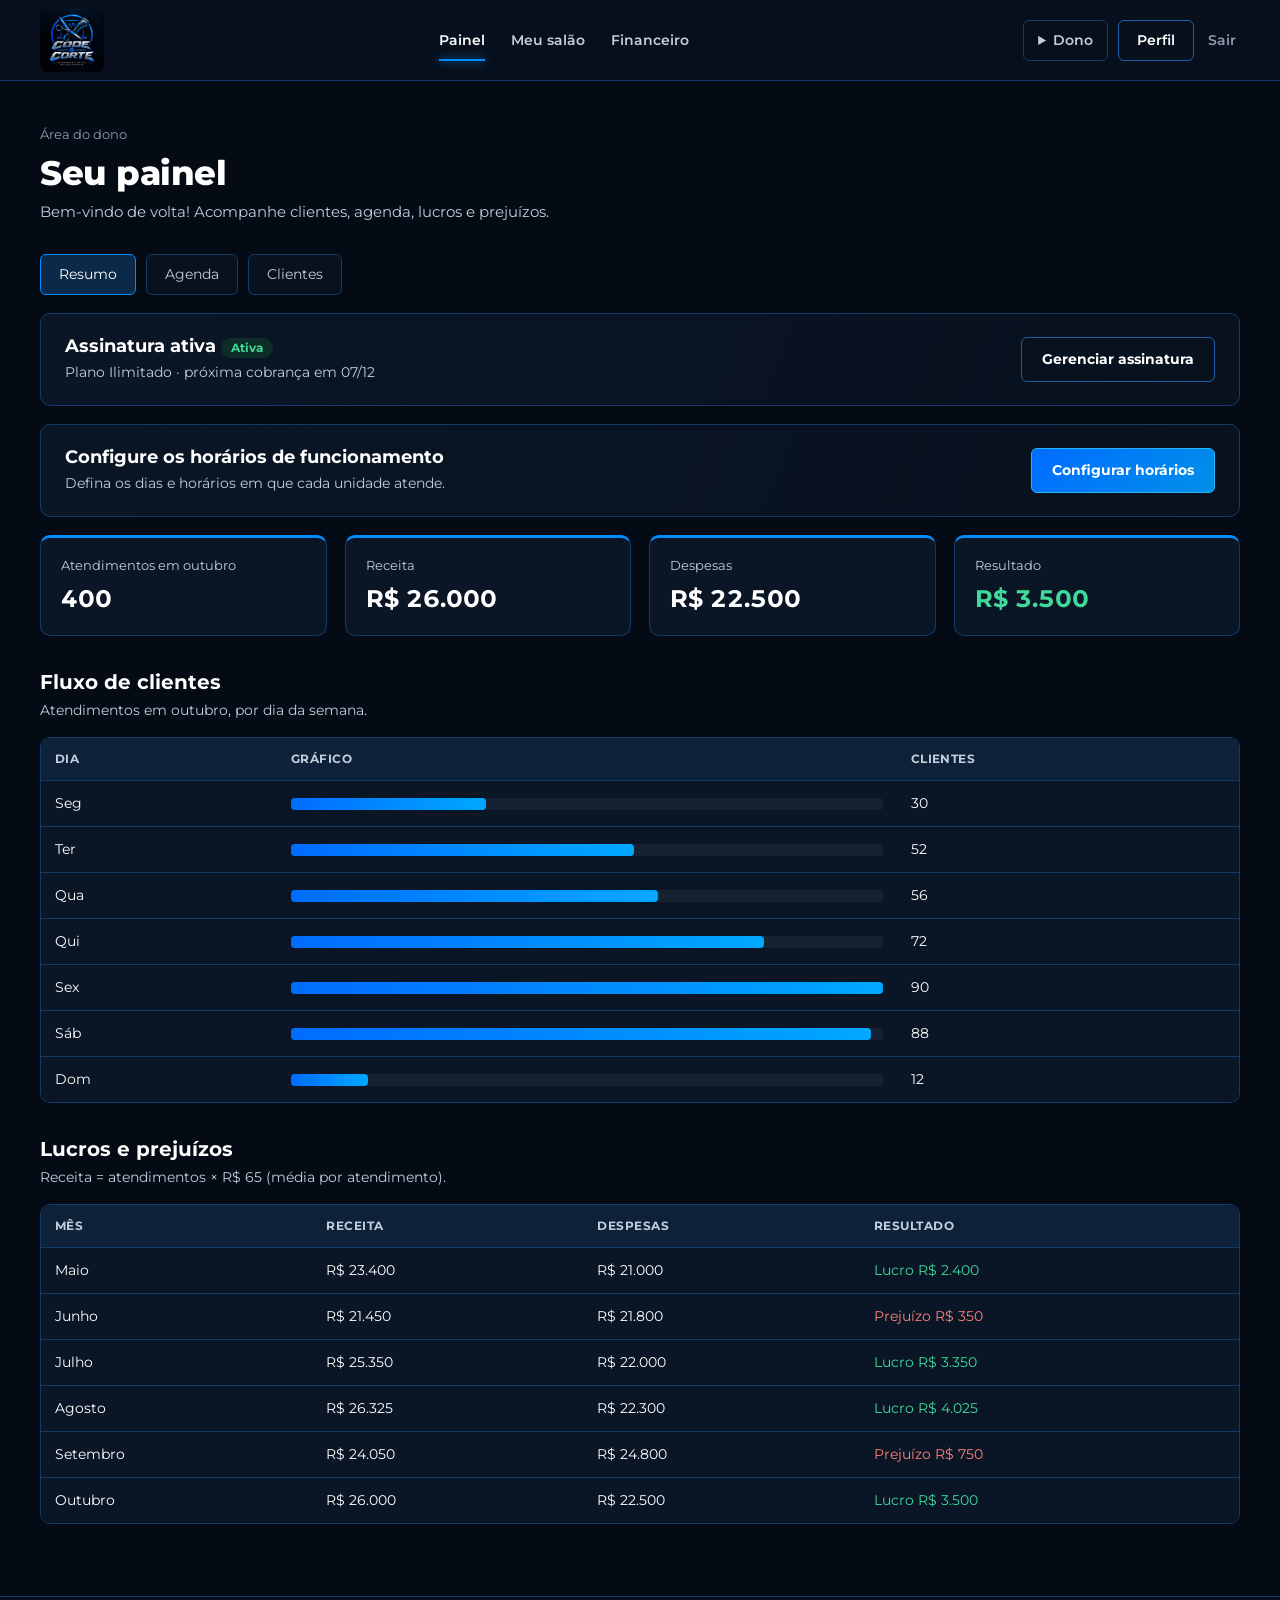
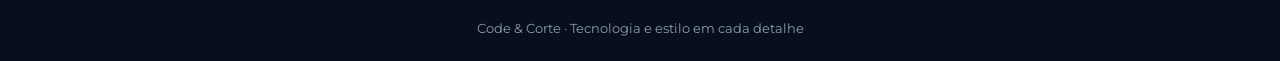
<file: dono/painel.html>
<!doctype html>  <!-- Informa ao navegador que a página usa HTML5 -->
<html lang="pt-BR">  <!-- Início do documento, em português do Brasil -->
  <head>  <!-- Abre as configurações da página -->
    <meta charset="UTF-8" />  <!-- Usa a codificação UTF-8, que aceita acentos -->
    <meta name="viewport" content="width=device-width, initial-scale=1.0" />  <!-- Ajusta a página à largura da tela do aparelho -->
    <title>Painel do dono | Code &amp; Corte</title>  <!-- Nome que aparece na aba do navegador -->
    <link rel="preconnect" href="https://fonts.googleapis.com" />  <!-- Conecta antes ao servidor de fontes para carregar mais rápido -->
    <link rel="preconnect" href="https://fonts.gstatic.com" crossorigin />  <!-- Conecta antes ao servidor de fontes para carregar mais rápido -->
    <link href="https://fonts.googleapis.com/css2?family=Montserrat:wght@400;500;600;700;800&amp;display=swap" rel="stylesheet" />  <!-- Carrega a fonte Montserrat do Google Fonts -->
    <link rel="stylesheet" href="../css/style.css" />  <!-- Liga esta página à folha de estilo única do site -->
  </head>  <!-- Fecha cabeçalho técnico da página -->
  <body>  <!-- Abre o corpo da página, o que aparece na tela -->
    <header class="cabecalho">  <!-- Abre cabeçalho do site -->
      <nav class="navegacao" aria-label="Principal">  <!-- Abre barra de navegação -->
        <a href="../dono/painel.html" class="logo"><img src="../img/logo.jpg" alt="Code &amp; Corte: voltar ao início" /></a>  <!-- Link que leva para dono/painel.html -->
        <div class="menu">  <!-- Abre área do menu -->
          <ul class="lista-navegacao">  <!-- Abre lista do menu -->
            <li><a href="../dono/painel.html" class="link-navegacao" aria-current="page">Painel</a></li>  <!-- Item “Painel”, que leva para dono/painel.html -->
            <li><a href="../dono/salao.html" class="link-navegacao">Meu salão</a></li>  <!-- Item “Meu salão”, que leva para dono/salao.html -->
            <li><a href="../dono/financeiro.html" class="link-navegacao">Financeiro</a></li>  <!-- Item “Financeiro”, que leva para dono/financeiro.html -->
          </ul>  <!-- Fecha lista do menu -->
        </div>  <!-- Fecha área do menu -->
        <div class="acoes-cabecalho">  <!-- Abre ações do cabeçalho -->
          <details class="trocar-area">  <!-- Abre o menu de troca de área, que funciona sem JavaScript -->
            <summary>Dono</summary>  <!-- Área atual, que abre o menu ao clicar: Dono -->
            <ul>  <!-- Abre lista -->
              <li><a href="../index.html">Cliente</a></li>  <!-- Item “Cliente”, que leva para index.html -->
              <li><a href="../funcionario/painel.html">Funcionário</a></li>  <!-- Item “Funcionário”, que leva para funcionario/painel.html -->
              <li><a href="../dono/painel.html" aria-current="page">Dono</a></li>  <!-- Item “Dono”, que leva para dono/painel.html -->
              <li><a href="../admin/painel.html">Administração</a></li>  <!-- Item “Administração”, que leva para admin/painel.html -->
            </ul>  <!-- Fecha lista -->
          </details>  <!-- Fecha menu de troca de área -->
          <a href="../dono/perfil.html" class="perfil">Perfil</a>  <!-- Botão perfil “Perfil”, que leva para dono/perfil.html -->
          <a href="../login.html" class="sair">Sair</a>  <!-- Link sair “Sair”, que leva para login.html -->
        </div>  <!-- Fecha ações do cabeçalho -->
      </nav>  <!-- Fecha barra de navegação -->
    </header>  <!-- Fecha cabeçalho do site -->

    <main class="principal">  <!-- Abre conteúdo principal -->
      <p id="salvo" class="aviso aviso-ok aviso-salvo" role="status">Pronto! Neste protótipo os dados ainda não são gravados.</p>  <!-- Caixa de aviso: Pronto! Neste protótipo os dados ainda não são gravados. -->

      <section class="cabecalho-pagina">  <!-- Abre topo da página -->
        <div>  <!-- Abre bloco -->
          <p class="caminho">Área do dono</p>  <!-- Caminho da página: Área do dono -->
          <h1 class="titulo">Seu painel</h1>  <!-- Título da página: Seu painel -->
          <p class="descricao">Bem-vindo de volta! Acompanhe clientes, agenda, lucros e prejuízos.</p>  <!-- Descrição da página: Bem-vindo de volta! Acompanhe clientes, agenda, lucros e prejuíz… -->
        </div>  <!-- Fecha bloco -->
      </section>  <!-- Fecha topo da página -->
      <div class="abas">  <!-- Abre grupo de abas -->
        <input type="radio" name="secao" id="secao-0" checked aria-label="Resumo" />  <!-- Opção de escolha única: Resumo, já marcada -->
        <input type="radio" name="secao" id="secao-1" aria-label="Agenda" />  <!-- Opção de escolha única: Agenda -->
        <input type="radio" name="secao" id="secao-2" aria-label="Clientes" />  <!-- Opção de escolha única: Clientes -->
        <div class="abas-rotulos">  <!-- Abre linha com os botões das abas -->
          <label for="secao-0">Resumo</label>  <!-- Rótulo: Resumo -->
          <label for="secao-1">Agenda</label>  <!-- Rótulo: Agenda -->
          <label for="secao-2">Clientes</label>  <!-- Rótulo: Clientes -->
        </div>  <!-- Fecha linha com os botões das abas -->
        <div class="paineis">  <!-- Abre conteúdo das abas -->
          <div class="painel-aba">  <!-- Abre conteúdo de uma aba -->
            <section class="faixa">  <!-- Abre faixa de destaque -->
              <div>  <!-- Abre bloco -->
                <h2>Assinatura ativa <span class="etiqueta etiqueta-ok">Ativa</span></h2>  <!-- Título de seção: Assinatura ativa Ativa -->
                <p>Plano Ilimitado · próxima cobrança em 07/12</p>  <!-- Parágrafo: Plano Ilimitado · próxima cobrança em 07/12 -->
              </div>  <!-- Fecha bloco -->
              <a href="financeiro.html" class="botao-secundario">Gerenciar assinatura</a>  <!-- Botão secundário “Gerenciar assinatura”, que leva para financeiro.html -->
            </section>  <!-- Fecha faixa de destaque -->

            <section class="faixa">  <!-- Abre faixa de destaque -->
              <div>  <!-- Abre bloco -->
                <h2>Configure os horários de funcionamento</h2>  <!-- Título de seção: Configure os horários de funcionamento -->
                <p>Defina os dias e horários em que cada unidade atende.</p>  <!-- Parágrafo: Defina os dias e horários em que cada unidade atende. -->
              </div>  <!-- Fecha bloco -->
              <a href="salao.html" class="botao">Configurar horários</a>  <!-- Botão principal “Configurar horários”, que leva para salao.html -->
            </section>  <!-- Fecha faixa de destaque -->


            <section class="grade-4">  <!-- Abre grade de 4 colunas -->
              <div class="caixa"><p>Atendimentos em outubro</p><strong>400</strong></div>  <!-- Caixa de resumo com número: Atendimentos em outubro 400 -->
              <div class="caixa"><p>Receita</p><strong>R$ 26.000</strong></div>  <!-- Caixa de resumo com número: Receita R$ 26.000 -->
              <div class="caixa"><p>Despesas</p><strong>R$ 22.500</strong></div>  <!-- Caixa de resumo com número: Despesas R$ 22.500 -->
              <div class="caixa"><p>Resultado</p><strong class="cor-verde">R$ 3.500</strong></div>  <!-- Caixa de resumo com número: Resultado R$ 3.500 -->
            </section>  <!-- Fecha grade de 4 colunas -->

            <section class="secao">  <!-- Abre seção -->
              <h2 class="secao-titulo">Fluxo de clientes</h2>  <!-- Título da seção: Fluxo de clientes -->
              <p class="secao-descricao">Atendimentos em outubro, por dia da semana.</p>  <!-- Descrição da seção: Atendimentos em outubro, por dia da semana. -->
              <div class="tabela-rolagem" tabindex="0" role="region" aria-label="Fluxo de clientes">  <!-- Abre área com rolagem da tabela -->
                <table>  <!-- Abre tabela -->
                  <thead>  <!-- Abre cabeçalho da tabela -->
                    <tr><th scope="col">Dia</th><th scope="col">Gráfico</th><th scope="col">Clientes</th></tr>  <!-- Títulos das colunas: Dia, Gráfico, Clientes -->
                  </thead>  <!-- Fecha cabeçalho da tabela -->
                  <tbody>  <!-- Abre corpo da tabela -->
                    <tr><td>Seg</td><td><div class="fundo-barra"><div class="barra l-33"></div></div></td><td>30</td></tr>  <!-- Linha da tabela: Seg | 30 -->
                    <tr><td>Ter</td><td><div class="fundo-barra"><div class="barra l-58"></div></div></td><td>52</td></tr>  <!-- Linha da tabela: Ter | 52 -->
                    <tr><td>Qua</td><td><div class="fundo-barra"><div class="barra l-62"></div></div></td><td>56</td></tr>  <!-- Linha da tabela: Qua | 56 -->
                    <tr><td>Qui</td><td><div class="fundo-barra"><div class="barra l-80"></div></div></td><td>72</td></tr>  <!-- Linha da tabela: Qui | 72 -->
                    <tr><td>Sex</td><td><div class="fundo-barra"><div class="barra l-100"></div></div></td><td>90</td></tr>  <!-- Linha da tabela: Sex | 90 -->
                    <tr><td>Sáb</td><td><div class="fundo-barra"><div class="barra l-98"></div></div></td><td>88</td></tr>  <!-- Linha da tabela: Sáb | 88 -->
                    <tr><td>Dom</td><td><div class="fundo-barra"><div class="barra l-13"></div></div></td><td>12</td></tr>  <!-- Linha da tabela: Dom | 12 -->
                  </tbody>  <!-- Fecha corpo da tabela -->
                </table>  <!-- Fecha tabela -->
              </div>  <!-- Fecha área com rolagem da tabela -->
            </section>  <!-- Fecha seção -->

            <section class="secao">  <!-- Abre seção -->
              <h2 class="secao-titulo">Lucros e prejuízos</h2>  <!-- Título da seção: Lucros e prejuízos -->
              <p class="secao-descricao">Receita = atendimentos × R$ 65 (média por atendimento).</p>  <!-- Descrição da seção: Receita = atendimentos × R$ 65 (média por atendimento). -->
              <div class="tabela-rolagem" tabindex="0" role="region" aria-label="Lucros e prejuízos">  <!-- Abre área com rolagem da tabela -->
                <table>  <!-- Abre tabela -->
                  <thead>  <!-- Abre cabeçalho da tabela -->
                    <tr><th scope="col">Mês</th><th scope="col">Receita</th><th scope="col">Despesas</th><th scope="col">Resultado</th></tr>  <!-- Títulos das colunas: Mês, Receita, Despesas, Resultado -->
                  </thead>  <!-- Fecha cabeçalho da tabela -->
                  <tbody>  <!-- Abre corpo da tabela -->
                    <tr><td>Maio</td><td>R$ 23.400</td><td>R$ 21.000</td><td><span class="cor-verde">Lucro R$ 2.400</span></td></tr>  <!-- Linha da tabela: Maio | R$ 23.400 | R$ 21.000 | Lucro R$ 2.400 -->
                    <tr><td>Junho</td><td>R$ 21.450</td><td>R$ 21.800</td><td><span class="cor-vermelho">Prejuízo R$ 350</span></td></tr>  <!-- Linha da tabela: Junho | R$ 21.450 | R$ 21.800 | Prejuízo R$ 350 -->
                    <tr><td>Julho</td><td>R$ 25.350</td><td>R$ 22.000</td><td><span class="cor-verde">Lucro R$ 3.350</span></td></tr>  <!-- Linha da tabela: Julho | R$ 25.350 | R$ 22.000 | Lucro R$ 3.350 -->
                    <tr><td>Agosto</td><td>R$ 26.325</td><td>R$ 22.300</td><td><span class="cor-verde">Lucro R$ 4.025</span></td></tr>  <!-- Linha da tabela: Agosto | R$ 26.325 | R$ 22.300 | Lucro R$ 4.025 -->
                    <tr><td>Setembro</td><td>R$ 24.050</td><td>R$ 24.800</td><td><span class="cor-vermelho">Prejuízo R$ 750</span></td></tr>  <!-- Linha da tabela: Setembro | R$ 24.050 | R$ 24.800 | Prejuízo R$ 750 -->
                    <tr><td>Outubro</td><td>R$ 26.000</td><td>R$ 22.500</td><td><span class="cor-verde">Lucro R$ 3.500</span></td></tr>  <!-- Linha da tabela: Outubro | R$ 26.000 | R$ 22.500 | Lucro R$ 3.500 -->
                  </tbody>  <!-- Fecha corpo da tabela -->
                </table>  <!-- Fecha tabela -->
              </div>  <!-- Fecha área com rolagem da tabela -->
            </section>  <!-- Fecha seção -->
          </div>  <!-- Fecha conteúdo de uma aba -->
          <div class="painel-aba">  <!-- Abre conteúdo de uma aba -->
            <div class="linha">  <!-- Abre linha de campos -->
              <div class="campo">  <!-- Abre campo de formulário -->
                <label for="unidade">Unidade</label>  <!-- Rótulo: Unidade -->
                <select id="unidade">  <!-- Abre a lista de seleção -->
                  <option>Todas as unidades</option>  <!-- Opção da lista: Todas as unidades -->
                  <option>Black Barber · Tatuapé</option>  <!-- Opção da lista: Black Barber · Tatuapé -->
                  <option>Black Barber · Penha</option>  <!-- Opção da lista: Black Barber · Penha -->
                </select>  <!-- Fecha lista de seleção -->
              </div>  <!-- Fecha campo de formulário -->
              <div class="campo">  <!-- Abre campo de formulário -->
                <label for="funcionario">Funcionário</label>  <!-- Rótulo: Funcionário -->
                <select id="funcionario">  <!-- Abre a lista de seleção -->
                  <option>Todos</option>  <!-- Opção da lista: Todos -->
                  <option>Yuri</option>  <!-- Opção da lista: Yuri -->
                  <option>Juliana</option>  <!-- Opção da lista: Juliana -->
                  <option>Israel</option>  <!-- Opção da lista: Israel -->
                </select>  <!-- Fecha lista de seleção -->
              </div>  <!-- Fecha campo de formulário -->
            </div>  <!-- Fecha linha de campos -->
            <div class="espaco"></div>  <!-- Bloco -->
            <div class="abas">  <!-- Abre grupo de abas -->
              <input type="radio" name="periodo" id="periodo-0" checked aria-label="Hoje" />  <!-- Opção de escolha única: Hoje, já marcada -->
              <input type="radio" name="periodo" id="periodo-1" aria-label="Semana" />  <!-- Opção de escolha única: Semana -->
              <input type="radio" name="periodo" id="periodo-2" aria-label="Mês" />  <!-- Opção de escolha única: Mês -->
              <div class="abas-rotulos">  <!-- Abre linha com os botões das abas -->
                <label for="periodo-0">Hoje</label>  <!-- Rótulo: Hoje -->
                <label for="periodo-1">Semana</label>  <!-- Rótulo: Semana -->
                <label for="periodo-2">Mês</label>  <!-- Rótulo: Mês -->
              </div>  <!-- Fecha linha com os botões das abas -->
              <div class="paineis">  <!-- Abre conteúdo das abas -->
                <div class="painel-aba">  <!-- Abre conteúdo de uma aba -->
                  <div class="tabela-rolagem" tabindex="0" role="region" aria-label="Agenda de hoje">  <!-- Abre área com rolagem da tabela -->
                    <table>  <!-- Abre tabela -->
                      <thead>  <!-- Abre cabeçalho da tabela -->
                        <tr><th scope="col">Horário</th><th scope="col">Funcionário</th><th scope="col">Unidade</th><th scope="col">Cliente</th><th scope="col">Serviços</th><th scope="col">Valor</th><th scope="col">Situação</th><th scope="col">Ação</th></tr>  <!-- Títulos das colunas: Horário, Funcionário, Unidade, Cliente, Serviços, Valor, Situação, Ação -->
                      </thead>  <!-- Fecha cabeçalho da tabela -->
                      <tbody>  <!-- Abre corpo da tabela -->
                        <tr><td>08:30 – 09:15</td><td>Yuri</td><td>Tatuapé</td><td>Ana Costa</td><td>Corte + Barba</td><td>R$ 55,00</td><td><span class="etiqueta etiqueta-ok">Concluído</span></td><td>—</td></tr>  <!-- Linha da tabela: 08:30 – 09:15 | Yuri | Tatuapé | Ana Costa | Corte + Barba | R$ 55,00 | Concluí… -->
                        <tr><td>10:00 – 10:30</td><td>Yuri</td><td>Tatuapé</td><td>Pedro Santos</td><td>Corte masculino</td><td>R$ 35,00</td><td><span class="etiqueta etiqueta-info">Confirmado</span></td><td><a href="#concluir" class="botao-secundario botao-pequeno">Concluir</a></td></tr>  <!-- Linha da tabela: 10:00 – 10:30 | Yuri | Tatuapé | Pedro Santos | Corte masculino | R$ 35,00 | Co… -->
                        <tr><td>11:00 – 11:20</td><td>Yuri</td><td>Tatuapé</td><td>Lucas Oliveira</td><td>Barba</td><td>R$ 25,00</td><td><span class="etiqueta etiqueta-alerta">Agendado</span></td><td><a href="#concluir" class="botao-secundario botao-pequeno">Concluir</a></td></tr>  <!-- Linha da tabela: 11:00 – 11:20 | Yuri | Tatuapé | Lucas Oliveira | Barba | R$ 25,00 | Agendado |… -->
                        <tr><td>14:00 – 14:45</td><td>Yuri</td><td>Tatuapé</td><td>Marina Alves</td><td>Corte + Barba</td><td>R$ 55,00</td><td><span class="etiqueta etiqueta-alerta">Agendado</span></td><td><a href="#concluir" class="botao-secundario botao-pequeno">Concluir</a></td></tr>  <!-- Linha da tabela: 14:00 – 14:45 | Yuri | Tatuapé | Marina Alves | Corte + Barba | R$ 55,00 | Agen… -->
                        <tr><td>16:00 – 16:15</td><td>Yuri</td><td>Tatuapé</td><td>Rafael Souza</td><td>Sobrancelha</td><td>R$ 15,00</td><td><span class="etiqueta etiqueta-erro">Cancelado</span></td><td>—</td></tr>  <!-- Linha da tabela: 16:00 – 16:15 | Yuri | Tatuapé | Rafael Souza | Sobrancelha | R$ 15,00 | Cancel… -->
                        <tr><td>09:00 – 10:00</td><td>Juliana</td><td>Tatuapé</td><td>Carla Dias</td><td>Coloração</td><td>R$ 120,00</td><td><span class="etiqueta etiqueta-info">Confirmado</span></td><td><a href="#concluir" class="botao-secundario botao-pequeno">Concluir</a></td></tr>  <!-- Linha da tabela: 09:00 – 10:00 | Juliana | Tatuapé | Carla Dias | Coloração | R$ 120,00 | Confir… -->
                        <tr><td>13:00 – 13:30</td><td>Israel</td><td>Penha</td><td>Bruno Lima</td><td>Corte masculino</td><td>R$ 35,00</td><td><span class="etiqueta etiqueta-alerta">Agendado</span></td><td><a href="#concluir" class="botao-secundario botao-pequeno">Concluir</a></td></tr>  <!-- Linha da tabela: 13:00 – 13:30 | Israel | Penha | Bruno Lima | Corte masculino | R$ 35,00 | Agen… -->
                      </tbody>  <!-- Fecha corpo da tabela -->
                    </table>  <!-- Fecha tabela -->
                  </div>  <!-- Fecha área com rolagem da tabela -->
                </div>  <!-- Fecha conteúdo de uma aba -->
                <div class="painel-aba">  <!-- Abre conteúdo de uma aba -->
                  <div class="tabela-rolagem" tabindex="0" role="region" aria-label="Agenda da semana">  <!-- Abre área com rolagem da tabela -->
                    <table>  <!-- Abre tabela -->
                      <thead>  <!-- Abre cabeçalho da tabela -->
                        <tr><th scope="col">Dia</th><th scope="col">Agendamentos</th><th scope="col">Previsto</th><th scope="col">Ocupação</th></tr>  <!-- Títulos das colunas: Dia, Agendamentos, Previsto, Ocupação -->
                      </thead>  <!-- Fecha cabeçalho da tabela -->
                      <tbody>  <!-- Abre corpo da tabela -->
                        <tr><td>Seg, 09/11</td><td>6</td><td>R$ 240,00</td><td><div class="fundo-barra"><div class="barra l-60"></div></div></td></tr>  <!-- Linha da tabela: Seg, 09/11 | 6 | R$ 240,00 -->
                        <tr><td>Ter, 10/11</td><td>8</td><td>R$ 330,00</td><td><div class="fundo-barra"><div class="barra l-80"></div></div></td></tr>  <!-- Linha da tabela: Ter, 10/11 | 8 | R$ 330,00 -->
                        <tr><td>Qua, 11/11</td><td>5</td><td>R$ 200,00</td><td><div class="fundo-barra"><div class="barra l-50"></div></div></td></tr>  <!-- Linha da tabela: Qua, 11/11 | 5 | R$ 200,00 -->
                        <tr><td>Qui, 12/11</td><td>9</td><td>R$ 385,00</td><td><div class="fundo-barra"><div class="barra l-90"></div></div></td></tr>  <!-- Linha da tabela: Qui, 12/11 | 9 | R$ 385,00 -->
                        <tr><td>Sex, 13/11</td><td>10</td><td>R$ 430,00</td><td><div class="fundo-barra"><div class="barra l-100"></div></div></td></tr>  <!-- Linha da tabela: Sex, 13/11 | 10 | R$ 430,00 -->
                        <tr><td>Sáb, 14/11</td><td>7</td><td>R$ 290,00</td><td><div class="fundo-barra"><div class="barra l-70"></div></div></td></tr>  <!-- Linha da tabela: Sáb, 14/11 | 7 | R$ 290,00 -->
                      </tbody>  <!-- Fecha corpo da tabela -->
                    </table>  <!-- Fecha tabela -->
                  </div>  <!-- Fecha área com rolagem da tabela -->
                </div>  <!-- Fecha conteúdo de uma aba -->
                <div class="painel-aba">  <!-- Abre conteúdo de uma aba -->
                  <div class="tabela-rolagem" tabindex="0" role="region" aria-label="Agenda do mês">  <!-- Abre área com rolagem da tabela -->
                    <table>  <!-- Abre tabela -->
                      <thead>  <!-- Abre cabeçalho da tabela -->
                        <tr><th scope="col">Período</th><th scope="col">Agendamentos</th><th scope="col">Previsto</th></tr>  <!-- Títulos das colunas: Período, Agendamentos, Previsto -->
                      </thead>  <!-- Fecha cabeçalho da tabela -->
                      <tbody>  <!-- Abre corpo da tabela -->
                        <tr><td>Semana 1 (02 a 08/11)</td><td>38</td><td>R$ 1.540,00</td></tr>  <!-- Linha da tabela: Semana 1 (02 a 08/11) | 38 | R$ 1.540,00 -->
                        <tr><td>Semana 2 (09 a 15/11)</td><td>45</td><td>R$ 1.875,00</td></tr>  <!-- Linha da tabela: Semana 2 (09 a 15/11) | 45 | R$ 1.875,00 -->
                        <tr><td>Semana 3 (16 a 22/11)</td><td>21</td><td>R$ 860,00</td></tr>  <!-- Linha da tabela: Semana 3 (16 a 22/11) | 21 | R$ 860,00 -->
                        <tr><td>Semana 4 (23 a 29/11)</td><td>9</td><td>R$ 365,00</td></tr>  <!-- Linha da tabela: Semana 4 (23 a 29/11) | 9 | R$ 365,00 -->
                      </tbody>  <!-- Fecha corpo da tabela -->
                    </table>  <!-- Fecha tabela -->
                  </div>  <!-- Fecha área com rolagem da tabela -->
                </div>  <!-- Fecha conteúdo de uma aba -->
              </div>  <!-- Fecha conteúdo das abas -->
            </div>  <!-- Fecha grupo de abas -->
          </div>  <!-- Fecha conteúdo de uma aba -->
          <div class="painel-aba">  <!-- Abre conteúdo de uma aba -->
            <form class="busca-linha" action="painel.html" role="search">  <!-- Abre o formulário, que envia para painel.html -->
              <input type="search" id="pesquisa-cliente" placeholder="Nome, telefone ou e-mail" aria-label="Pesquisar cliente" />  <!-- Campo de busca: Pesquisar cliente -->
              <button type="submit" class="botao">Pesquisar</button>  <!-- Botão que envia o formulário: Pesquisar -->
            </form>  <!-- Fecha linha de busca -->

            <div class="empilhado">  <!-- Abre bloco empilhado -->
              <article class="linha-cliente">  <!-- Abre linha de cliente -->
                <div>  <!-- Abre bloco -->
                  <h2>João Silva</h2>  <!-- Título de seção: João Silva -->
                  <p>(11) 99999-0000 · joao@email.com</p>  <!-- Parágrafo: (11) 99999-0000 · joao@email.com -->
                </div>  <!-- Fecha bloco -->
                <div>  <!-- Abre bloco -->
                  <p><strong>8 atendimentos</strong></p>  <!-- Parágrafo: 8 atendimentos -->
                  <p>Último atendimento: 31/10</p>  <!-- Parágrafo: Último atendimento: 31/10 -->
                </div>  <!-- Fecha bloco -->
                <a href="painel.html" class="botao-secundario botao-pequeno">Ver agendamentos</a>  <!-- Botão secundário “Ver agendamentos”, que leva para painel.html -->
              </article>  <!-- Fecha linha de cliente -->
              <article class="linha-cliente">  <!-- Abre linha de cliente -->
                <div>  <!-- Abre bloco -->
                  <h2>Pedro Santos</h2>  <!-- Título de seção: Pedro Santos -->
                  <p>(11) 98888-1111 · pedro@email.com</p>  <!-- Parágrafo: (11) 98888-1111 · pedro@email.com -->
                </div>  <!-- Fecha bloco -->
                <div>  <!-- Abre bloco -->
                  <p><strong>5 atendimentos</strong></p>  <!-- Parágrafo: 5 atendimentos -->
                  <p>Último atendimento: 30/10</p>  <!-- Parágrafo: Último atendimento: 30/10 -->
                </div>  <!-- Fecha bloco -->
                <a href="painel.html" class="botao-secundario botao-pequeno">Ver agendamentos</a>  <!-- Botão secundário “Ver agendamentos”, que leva para painel.html -->
              </article>  <!-- Fecha linha de cliente -->
              <article class="linha-cliente">  <!-- Abre linha de cliente -->
                <div>  <!-- Abre bloco -->
                  <h2>Lucas Oliveira</h2>  <!-- Título de seção: Lucas Oliveira -->
                  <p>(11) 97777-2222 · lucas@email.com</p>  <!-- Parágrafo: (11) 97777-2222 · lucas@email.com -->
                </div>  <!-- Fecha bloco -->
                <div>  <!-- Abre bloco -->
                  <p><strong>12 atendimentos</strong></p>  <!-- Parágrafo: 12 atendimentos -->
                  <p>Último atendimento: 04/11</p>  <!-- Parágrafo: Último atendimento: 04/11 -->
                </div>  <!-- Fecha bloco -->
                <a href="painel.html" class="botao-secundario botao-pequeno">Ver agendamentos</a>  <!-- Botão secundário “Ver agendamentos”, que leva para painel.html -->
              </article>  <!-- Fecha linha de cliente -->
            </div>  <!-- Fecha bloco empilhado -->
          </div>  <!-- Fecha conteúdo de uma aba -->
        </div>  <!-- Fecha conteúdo das abas -->
      </div>  <!-- Fecha grupo de abas -->

      <section id="concluir" class="modal" aria-label="Concluir atendimento?">  <!-- Abre janela sobreposta (concluir) -->
        <div class="modal-caixa">  <!-- Abre caixa da janela sobreposta -->
          <a href="#" class="fechar" aria-label="Fechar">×</a>  <!-- Botão x de fechar “×”, que fecha a janela -->
          <h2>Concluir atendimento?</h2>  <!-- Título de seção: Concluir atendimento? -->
          <p>Depois de concluído, o atendimento conta no limite semanal do plano e o pagamento pode ser registrado.</p>  <!-- Parágrafo: Depois de concluído, o atendimento conta no limite semanal do pl… -->
          <form class="formulario" action="#salvo">  <!-- Abre o formulário, que mostra o aviso de salvo nesta tela -->
            <div class="acoes-formulario">  <!-- Abre botões do formulário -->
              <a href="#" class="botao-secundario">Voltar</a>  <!-- Botão secundário “Voltar”, que fecha a janela -->
              <button type="submit" class="botao">Concluir atendimento</button>  <!-- Botão que envia o formulário: Concluir atendimento -->
            </div>  <!-- Fecha botões do formulário -->
          </form>  <!-- Fecha formulário -->
        </div>  <!-- Fecha caixa da janela sobreposta -->
      </section>  <!-- Fecha janela sobreposta -->
    </main>  <!-- Fecha conteúdo principal -->

    <footer class="rodape">Code &amp; Corte · Tecnologia e estilo em cada detalhe</footer>  <!-- Rodapé: Code & Corte · Tecnologia e estilo em cada detalhe -->
  </body>  <!-- Fecha corpo da página -->
</html>  <!-- Fecha documento HTML -->
</file>
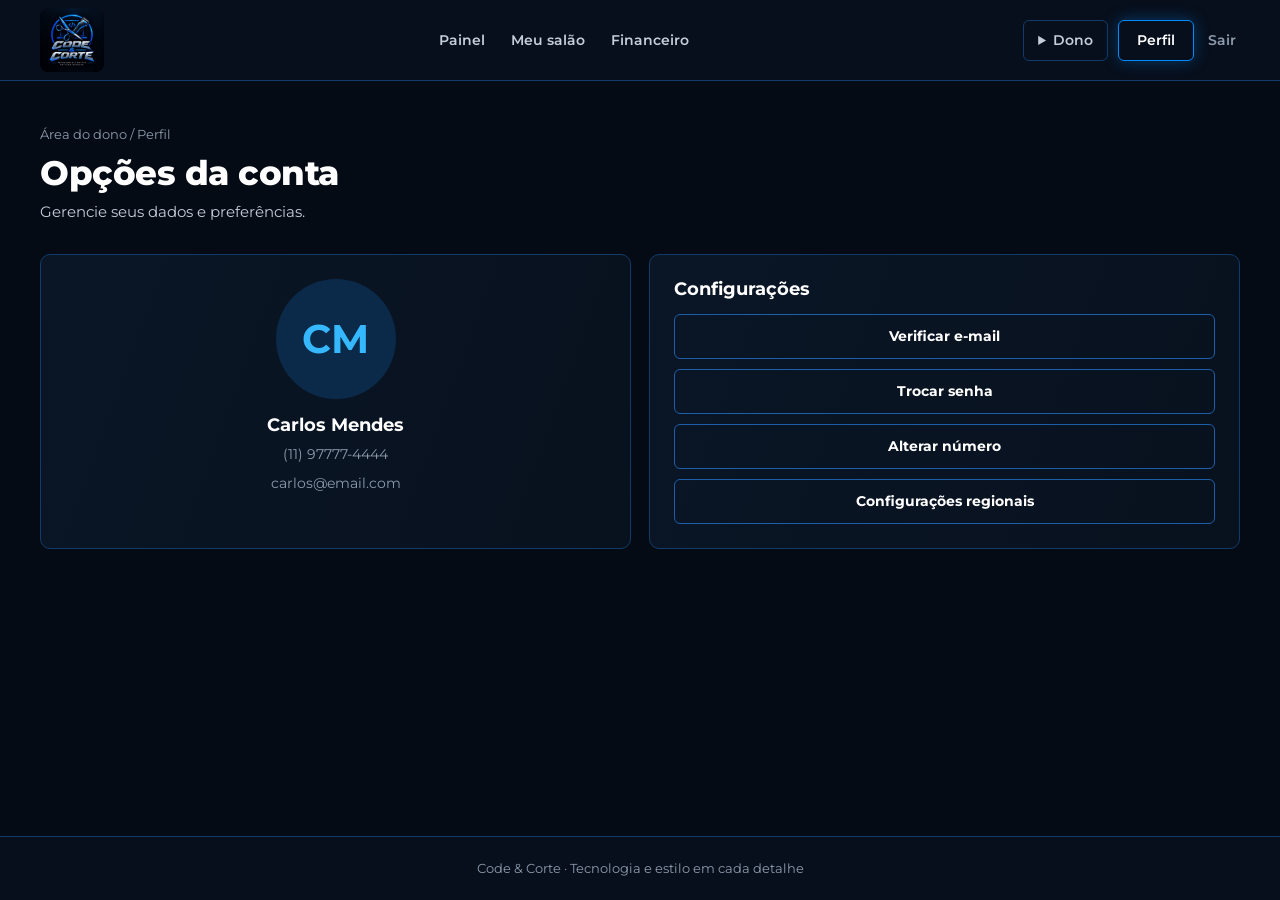
<file: dono/perfil.html>
<!doctype html>  <!-- Informa ao navegador que a página usa HTML5 -->
<html lang="pt-BR">  <!-- Início do documento, em português do Brasil -->
  <head>  <!-- Abre as configurações da página -->
    <meta charset="UTF-8" />  <!-- Usa a codificação UTF-8, que aceita acentos -->
    <meta name="viewport" content="width=device-width, initial-scale=1.0" />  <!-- Ajusta a página à largura da tela do aparelho -->
    <title>Perfil | Code &amp; Corte</title>  <!-- Nome que aparece na aba do navegador -->
    <link rel="preconnect" href="https://fonts.googleapis.com" />  <!-- Conecta antes ao servidor de fontes para carregar mais rápido -->
    <link rel="preconnect" href="https://fonts.gstatic.com" crossorigin />  <!-- Conecta antes ao servidor de fontes para carregar mais rápido -->
    <link href="https://fonts.googleapis.com/css2?family=Montserrat:wght@400;500;600;700;800&amp;display=swap" rel="stylesheet" />  <!-- Carrega a fonte Montserrat do Google Fonts -->
    <link rel="stylesheet" href="../css/style.css" />  <!-- Liga esta página à folha de estilo única do site -->
  </head>  <!-- Fecha cabeçalho técnico da página -->
  <body>  <!-- Abre o corpo da página, o que aparece na tela -->
    <header class="cabecalho">  <!-- Abre cabeçalho do site -->
      <nav class="navegacao" aria-label="Principal">  <!-- Abre barra de navegação -->
        <a href="../dono/painel.html" class="logo"><img src="../img/logo.jpg" alt="Code &amp; Corte: voltar ao início" /></a>  <!-- Link que leva para dono/painel.html -->
        <div class="menu">  <!-- Abre área do menu -->
          <ul class="lista-navegacao">  <!-- Abre lista do menu -->
            <li><a href="../dono/painel.html" class="link-navegacao">Painel</a></li>  <!-- Item “Painel”, que leva para dono/painel.html -->
            <li><a href="../dono/salao.html" class="link-navegacao">Meu salão</a></li>  <!-- Item “Meu salão”, que leva para dono/salao.html -->
            <li><a href="../dono/financeiro.html" class="link-navegacao">Financeiro</a></li>  <!-- Item “Financeiro”, que leva para dono/financeiro.html -->
          </ul>  <!-- Fecha lista do menu -->
        </div>  <!-- Fecha área do menu -->
        <div class="acoes-cabecalho">  <!-- Abre ações do cabeçalho -->
          <details class="trocar-area">  <!-- Abre o menu de troca de área, que funciona sem JavaScript -->
            <summary>Dono</summary>  <!-- Área atual, que abre o menu ao clicar: Dono -->
            <ul>  <!-- Abre lista -->
              <li><a href="../index.html">Cliente</a></li>  <!-- Item “Cliente”, que leva para index.html -->
              <li><a href="../funcionario/painel.html">Funcionário</a></li>  <!-- Item “Funcionário”, que leva para funcionario/painel.html -->
              <li><a href="../dono/painel.html" aria-current="page">Dono</a></li>  <!-- Item “Dono”, que leva para dono/painel.html -->
              <li><a href="../admin/painel.html">Administração</a></li>  <!-- Item “Administração”, que leva para admin/painel.html -->
            </ul>  <!-- Fecha lista -->
          </details>  <!-- Fecha menu de troca de área -->
          <a href="../dono/perfil.html" class="perfil" aria-current="page">Perfil</a>  <!-- Botão perfil “Perfil”, que leva para dono/perfil.html -->
          <a href="../login.html" class="sair">Sair</a>  <!-- Link sair “Sair”, que leva para login.html -->
        </div>  <!-- Fecha ações do cabeçalho -->
      </nav>  <!-- Fecha barra de navegação -->
    </header>  <!-- Fecha cabeçalho do site -->

    <main class="principal">  <!-- Abre conteúdo principal -->
      <p id="salvo" class="aviso aviso-ok aviso-salvo" role="status">Pronto! Neste protótipo os dados ainda não são gravados.</p>  <!-- Caixa de aviso: Pronto! Neste protótipo os dados ainda não são gravados. -->

      <section class="cabecalho-pagina">  <!-- Abre topo da página -->
        <div>  <!-- Abre bloco -->
          <p class="caminho">Área do dono / Perfil</p>  <!-- Caminho da página: Área do dono / Perfil -->
          <h1 class="titulo">Opções da conta</h1>  <!-- Título da página: Opções da conta -->
          <p class="descricao">Gerencie seus dados e preferências.</p>  <!-- Descrição da página: Gerencie seus dados e preferências. -->
        </div>  <!-- Fecha bloco -->
      </section>  <!-- Fecha topo da página -->

      <section class="grade-2">  <!-- Abre grade de 2 colunas -->
        <div class="cartao perfil-cartao">  <!-- Abre cartão -->
          <div class="avatar avatar-grande" aria-hidden="true">CM</div>  <!-- Círculo com as iniciais: CM -->
          <h2 class="nome-perfil">Carlos Mendes</h2>  <!-- Nome no perfil: Carlos Mendes -->
          <p class="ajuda">(11) 97777-4444</p>  <!-- Texto de ajuda: (11) 97777-4444 -->
          <p class="ajuda">carlos@email.com</p>  <!-- Texto de ajuda: carlos@email.com -->
        </div>  <!-- Fecha cartão -->
        <div class="cartao">  <!-- Abre cartão -->
          <h2>Configurações</h2>  <!-- Título de seção: Configurações -->
          <div class="empilhado gap-10">  <!-- Abre bloco empilhado -->
            <a href="#verificar-email" class="botao-secundario botao-largo">Verificar e-mail</a>  <!-- Botão secundário “Verificar e-mail”, que abre a janela verificar-email -->
            <a href="#trocar-senha" class="botao-secundario botao-largo">Trocar senha</a>  <!-- Botão secundário “Trocar senha”, que abre a janela trocar-senha -->
            <a href="#alterar-numero" class="botao-secundario botao-largo">Alterar número</a>  <!-- Botão secundário “Alterar número”, que abre a janela alterar-numero -->
            <a href="#regionais" class="botao-secundario botao-largo">Configurações regionais</a>  <!-- Botão secundário “Configurações regionais”, que abre a janela regionais -->
          </div>  <!-- Fecha bloco empilhado -->
        </div>  <!-- Fecha cartão -->
      </section>  <!-- Fecha grade de 2 colunas -->

      <section id="verificar-email" class="modal" aria-label="Verificar e-mail">  <!-- Abre janela sobreposta (verificar-email) -->
        <div class="modal-caixa">  <!-- Abre caixa da janela sobreposta -->
          <a href="#" class="fechar" aria-label="Fechar">×</a>  <!-- Botão x de fechar “×”, que fecha a janela -->
          <h2>Verificar e-mail</h2>  <!-- Título de seção: Verificar e-mail -->
          <p>Vamos enviar um link de confirmação para carlos@email.com.</p>  <!-- Parágrafo: Vamos enviar um link de confirmação para carlos@email.com. -->
          <form class="formulario" action="#salvo">  <!-- Abre o formulário, que mostra o aviso de salvo nesta tela -->
            <div class="acoes-formulario">  <!-- Abre botões do formulário -->
              <a href="#" class="botao-secundario">Voltar</a>  <!-- Botão secundário “Voltar”, que fecha a janela -->
              <button type="submit" class="botao">Enviar link</button>  <!-- Botão que envia o formulário: Enviar link -->
            </div>  <!-- Fecha botões do formulário -->
          </form>  <!-- Fecha formulário -->
        </div>  <!-- Fecha caixa da janela sobreposta -->
      </section>  <!-- Fecha janela sobreposta -->
      <section id="trocar-senha" class="modal" aria-label="Trocar senha">  <!-- Abre janela sobreposta (trocar-senha) -->
        <div class="modal-caixa">  <!-- Abre caixa da janela sobreposta -->
          <a href="#" class="fechar" aria-label="Fechar">×</a>  <!-- Botão x de fechar “×”, que fecha a janela -->
          <h2>Trocar senha</h2>  <!-- Título de seção: Trocar senha -->
          <p>Use pelo menos 8 caracteres.</p>  <!-- Parágrafo: Use pelo menos 8 caracteres. -->
          <form class="formulario" action="#salvo">  <!-- Abre o formulário, que mostra o aviso de salvo nesta tela -->
            <div class="campo">  <!-- Abre campo de formulário -->
              <label for="senha_atual">Senha atual</label>  <!-- Rótulo: Senha atual -->
              <input type="password" id="senha_atual" required autocomplete="current-password" />  <!-- Campo de senha: Senha atual, obrigatório -->
            </div>  <!-- Fecha campo de formulário -->
            <div class="campo">  <!-- Abre campo de formulário -->
              <label for="nova_senha">Nova senha</label>  <!-- Rótulo: Nova senha -->
              <input type="password" id="nova_senha" required minlength="8" autocomplete="new-password" />  <!-- Campo de senha: Nova senha, obrigatório -->
            </div>  <!-- Fecha campo de formulário -->
            <div class="acoes-formulario">  <!-- Abre botões do formulário -->
              <a href="#" class="botao-secundario">Voltar</a>  <!-- Botão secundário “Voltar”, que fecha a janela -->
              <button type="submit" class="botao">Salvar</button>  <!-- Botão que envia o formulário: Salvar -->
            </div>  <!-- Fecha botões do formulário -->
          </form>  <!-- Fecha formulário -->
        </div>  <!-- Fecha caixa da janela sobreposta -->
      </section>  <!-- Fecha janela sobreposta -->
      <section id="alterar-numero" class="modal" aria-label="Alterar número">  <!-- Abre janela sobreposta (alterar-numero) -->
        <div class="modal-caixa">  <!-- Abre caixa da janela sobreposta -->
          <a href="#" class="fechar" aria-label="Fechar">×</a>  <!-- Botão x de fechar “×”, que fecha a janela -->
          <h2>Alterar número</h2>  <!-- Título de seção: Alterar número -->
          <p>Informe o novo telefone com DDD.</p>  <!-- Parágrafo: Informe o novo telefone com DDD. -->
          <form class="formulario" action="#salvo">  <!-- Abre o formulário, que mostra o aviso de salvo nesta tela -->
            <div class="campo">  <!-- Abre campo de formulário -->
              <label for="telefone">Telefone</label>  <!-- Rótulo: Telefone -->
              <input type="tel" id="telefone" placeholder="(11) 99999-0000" required autocomplete="tel" />  <!-- Campo de telefone: Telefone, obrigatório -->
            </div>  <!-- Fecha campo de formulário -->
            <div class="acoes-formulario">  <!-- Abre botões do formulário -->
              <a href="#" class="botao-secundario">Voltar</a>  <!-- Botão secundário “Voltar”, que fecha a janela -->
              <button type="submit" class="botao">Salvar</button>  <!-- Botão que envia o formulário: Salvar -->
            </div>  <!-- Fecha botões do formulário -->
          </form>  <!-- Fecha formulário -->
        </div>  <!-- Fecha caixa da janela sobreposta -->
      </section>  <!-- Fecha janela sobreposta -->
      <section id="regionais" class="modal" aria-label="Configurações regionais">  <!-- Abre janela sobreposta (regionais) -->
        <div class="modal-caixa">  <!-- Abre caixa da janela sobreposta -->
          <a href="#" class="fechar" aria-label="Fechar">×</a>  <!-- Botão x de fechar “×”, que fecha a janela -->
          <h2>Configurações regionais</h2>  <!-- Título de seção: Configurações regionais -->
          <p>Escolha idioma e fuso horário.</p>  <!-- Parágrafo: Escolha idioma e fuso horário. -->
          <form class="formulario" action="#salvo">  <!-- Abre o formulário, que mostra o aviso de salvo nesta tela -->
            <div class="campo">  <!-- Abre campo de formulário -->
              <label for="idioma">Idioma</label>  <!-- Rótulo: Idioma -->
              <select id="idioma" required>  <!-- Abre a lista de seleção obrigatória -->
                <option>Português (Brasil)</option>  <!-- Opção da lista: Português (Brasil) -->
                <option>English</option>  <!-- Opção da lista: English -->
                <option>Español</option>  <!-- Opção da lista: Español -->
              </select>  <!-- Fecha lista de seleção -->
            </div>  <!-- Fecha campo de formulário -->
            <div class="campo">  <!-- Abre campo de formulário -->
              <label for="fuso">Fuso horário</label>  <!-- Rótulo: Fuso horário -->
              <select id="fuso" required>  <!-- Abre a lista de seleção obrigatória -->
                <option>Brasília (UTC-3)</option>  <!-- Opção da lista: Brasília (UTC-3) -->
                <option>Manaus (UTC-4)</option>  <!-- Opção da lista: Manaus (UTC-4) -->
                <option>Rio Branco (UTC-5)</option>  <!-- Opção da lista: Rio Branco (UTC-5) -->
              </select>  <!-- Fecha lista de seleção -->
            </div>  <!-- Fecha campo de formulário -->
            <div class="acoes-formulario">  <!-- Abre botões do formulário -->
              <a href="#" class="botao-secundario">Voltar</a>  <!-- Botão secundário “Voltar”, que fecha a janela -->
              <button type="submit" class="botao">Salvar</button>  <!-- Botão que envia o formulário: Salvar -->
            </div>  <!-- Fecha botões do formulário -->
          </form>  <!-- Fecha formulário -->
        </div>  <!-- Fecha caixa da janela sobreposta -->
      </section>  <!-- Fecha janela sobreposta -->
    </main>  <!-- Fecha conteúdo principal -->

    <footer class="rodape">Code &amp; Corte · Tecnologia e estilo em cada detalhe</footer>  <!-- Rodapé: Code & Corte · Tecnologia e estilo em cada detalhe -->
  </body>  <!-- Fecha corpo da página -->
</html>  <!-- Fecha documento HTML -->
</file>
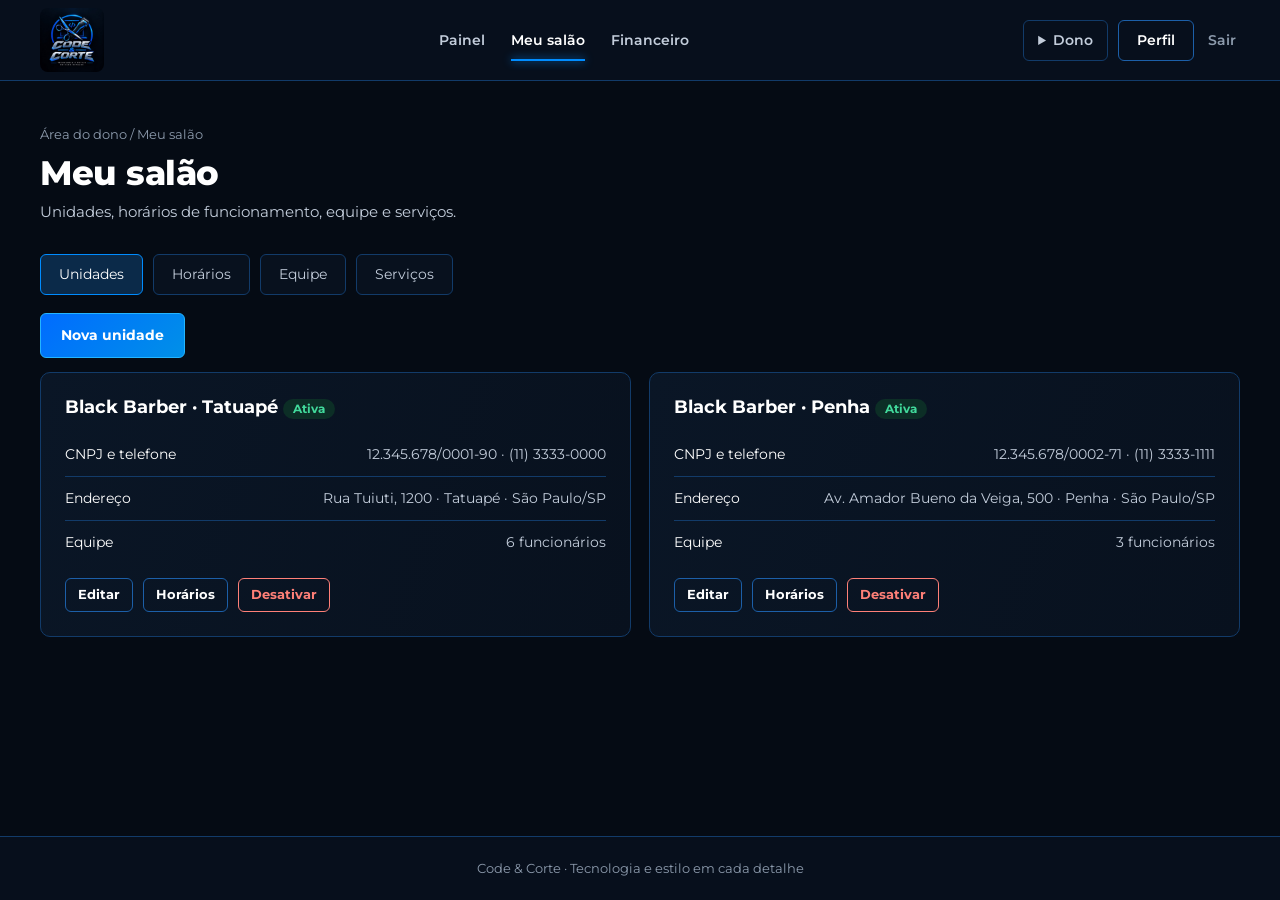
<file: dono/salao.html>
<!doctype html>  <!-- Informa ao navegador que a página usa HTML5 -->
<html lang="pt-BR">  <!-- Início do documento, em português do Brasil -->
  <head>  <!-- Abre as configurações da página -->
    <meta charset="UTF-8" />  <!-- Usa a codificação UTF-8, que aceita acentos -->
    <meta name="viewport" content="width=device-width, initial-scale=1.0" />  <!-- Ajusta a página à largura da tela do aparelho -->
    <title>Meu salão | Code &amp; Corte</title>  <!-- Nome que aparece na aba do navegador -->
    <link rel="preconnect" href="https://fonts.googleapis.com" />  <!-- Conecta antes ao servidor de fontes para carregar mais rápido -->
    <link rel="preconnect" href="https://fonts.gstatic.com" crossorigin />  <!-- Conecta antes ao servidor de fontes para carregar mais rápido -->
    <link href="https://fonts.googleapis.com/css2?family=Montserrat:wght@400;500;600;700;800&amp;display=swap" rel="stylesheet" />  <!-- Carrega a fonte Montserrat do Google Fonts -->
    <link rel="stylesheet" href="../css/style.css" />  <!-- Liga esta página à folha de estilo única do site -->
  </head>  <!-- Fecha cabeçalho técnico da página -->
  <body>  <!-- Abre o corpo da página, o que aparece na tela -->
    <header class="cabecalho">  <!-- Abre cabeçalho do site -->
      <nav class="navegacao" aria-label="Principal">  <!-- Abre barra de navegação -->
        <a href="../dono/painel.html" class="logo"><img src="../img/logo.jpg" alt="Code &amp; Corte: voltar ao início" /></a>  <!-- Link que leva para dono/painel.html -->
        <div class="menu">  <!-- Abre área do menu -->
          <ul class="lista-navegacao">  <!-- Abre lista do menu -->
            <li><a href="../dono/painel.html" class="link-navegacao">Painel</a></li>  <!-- Item “Painel”, que leva para dono/painel.html -->
            <li><a href="../dono/salao.html" class="link-navegacao" aria-current="page">Meu salão</a></li>  <!-- Item “Meu salão”, que leva para dono/salao.html -->
            <li><a href="../dono/financeiro.html" class="link-navegacao">Financeiro</a></li>  <!-- Item “Financeiro”, que leva para dono/financeiro.html -->
          </ul>  <!-- Fecha lista do menu -->
        </div>  <!-- Fecha área do menu -->
        <div class="acoes-cabecalho">  <!-- Abre ações do cabeçalho -->
          <details class="trocar-area">  <!-- Abre o menu de troca de área, que funciona sem JavaScript -->
            <summary>Dono</summary>  <!-- Área atual, que abre o menu ao clicar: Dono -->
            <ul>  <!-- Abre lista -->
              <li><a href="../index.html">Cliente</a></li>  <!-- Item “Cliente”, que leva para index.html -->
              <li><a href="../funcionario/painel.html">Funcionário</a></li>  <!-- Item “Funcionário”, que leva para funcionario/painel.html -->
              <li><a href="../dono/painel.html" aria-current="page">Dono</a></li>  <!-- Item “Dono”, que leva para dono/painel.html -->
              <li><a href="../admin/painel.html">Administração</a></li>  <!-- Item “Administração”, que leva para admin/painel.html -->
            </ul>  <!-- Fecha lista -->
          </details>  <!-- Fecha menu de troca de área -->
          <a href="../dono/perfil.html" class="perfil">Perfil</a>  <!-- Botão perfil “Perfil”, que leva para dono/perfil.html -->
          <a href="../login.html" class="sair">Sair</a>  <!-- Link sair “Sair”, que leva para login.html -->
        </div>  <!-- Fecha ações do cabeçalho -->
      </nav>  <!-- Fecha barra de navegação -->
    </header>  <!-- Fecha cabeçalho do site -->

    <main class="principal">  <!-- Abre conteúdo principal -->
      <p id="salvo" class="aviso aviso-ok aviso-salvo" role="status">Pronto! Neste protótipo os dados ainda não são gravados.</p>  <!-- Caixa de aviso: Pronto! Neste protótipo os dados ainda não são gravados. -->

      <section class="cabecalho-pagina">  <!-- Abre topo da página -->
        <div>  <!-- Abre bloco -->
          <p class="caminho">Área do dono / Meu salão</p>  <!-- Caminho da página: Área do dono / Meu salão -->
          <h1 class="titulo">Meu salão</h1>  <!-- Título da página: Meu salão -->
          <p class="descricao">Unidades, horários de funcionamento, equipe e serviços.</p>  <!-- Descrição da página: Unidades, horários de funcionamento, equipe e serviços. -->
        </div>  <!-- Fecha bloco -->
      </section>  <!-- Fecha topo da página -->
      <div class="abas">  <!-- Abre grupo de abas -->
        <input type="radio" name="secao" id="secao-0" checked aria-label="Unidades" />  <!-- Opção de escolha única: Unidades, já marcada -->
        <input type="radio" name="secao" id="secao-1" aria-label="Horários" />  <!-- Opção de escolha única: Horários -->
        <input type="radio" name="secao" id="secao-2" aria-label="Equipe" />  <!-- Opção de escolha única: Equipe -->
        <input type="radio" name="secao" id="secao-3" aria-label="Serviços" />  <!-- Opção de escolha única: Serviços -->
        <div class="abas-rotulos">  <!-- Abre linha com os botões das abas -->
          <label for="secao-0">Unidades</label>  <!-- Rótulo: Unidades -->
          <label for="secao-1">Horários</label>  <!-- Rótulo: Horários -->
          <label for="secao-2">Equipe</label>  <!-- Rótulo: Equipe -->
          <label for="secao-3">Serviços</label>  <!-- Rótulo: Serviços -->
        </div>  <!-- Fecha linha com os botões das abas -->
        <div class="paineis">  <!-- Abre conteúdo das abas -->
          <div class="painel-aba">  <!-- Abre conteúdo de uma aba -->
            <p class="mb-14"><a href="#nova-unidade" class="botao">Nova unidade</a></p>  <!-- Parágrafo: Nova unidade -->
            <div class="grade-2">  <!-- Abre grade de 2 colunas -->
              <article class="cartao">  <!-- Abre cartão -->
                <h2>Black Barber · Tatuapé <span class="etiqueta etiqueta-ok">Ativa</span></h2>  <!-- Título de seção: Black Barber · Tatuapé Ativa -->
                <ul class="lista-linhas">  <!-- Abre lista de dados em linhas -->
                  <li><span>CNPJ e telefone</span><span>12.345.678/0001-90 · (11) 3333-0000</span></li>  <!-- Item da lista: CNPJ e telefone 12.345.678/0001-90 · (11) 3333-0000 -->
                  <li><span>Endereço</span><span>Rua Tuiuti, 1200 · Tatuapé · São Paulo/SP</span></li>  <!-- Item da lista: Endereço Rua Tuiuti, 1200 · Tatuapé · São Paulo/SP -->
                  <li><span>Equipe</span><span>6 funcionários</span></li>  <!-- Item da lista: Equipe 6 funcionários -->
                </ul>  <!-- Fecha lista de dados em linhas -->
                <div class="grupo-botoes mt-14">  <!-- Abre grupo de botões -->
                  <a href="#editar-unidade" class="botao-secundario botao-pequeno">Editar</a>  <!-- Botão secundário “Editar”, que abre a janela editar-unidade -->
                  <a href="salao.html" class="botao-secundario botao-pequeno">Horários</a>  <!-- Botão secundário “Horários”, que leva para salao.html -->
                  <a href="#desativar-unidade" class="botao-perigo botao-pequeno">Desativar</a>  <!-- Botão de ação perigosa “Desativar”, que abre a janela desativar-unidade -->
                </div>  <!-- Fecha grupo de botões -->
              </article>  <!-- Fecha cartão -->
              <article class="cartao">  <!-- Abre cartão -->
                <h2>Black Barber · Penha <span class="etiqueta etiqueta-ok">Ativa</span></h2>  <!-- Título de seção: Black Barber · Penha Ativa -->
                <ul class="lista-linhas">  <!-- Abre lista de dados em linhas -->
                  <li><span>CNPJ e telefone</span><span>12.345.678/0002-71 · (11) 3333-1111</span></li>  <!-- Item da lista: CNPJ e telefone 12.345.678/0002-71 · (11) 3333-1111 -->
                  <li><span>Endereço</span><span>Av. Amador Bueno da Veiga, 500 · Penha · São Paulo/SP</span></li>  <!-- Item da lista: Endereço Av. Amador Bueno da Veiga, 500 · Penha · São Paulo/SP -->
                  <li><span>Equipe</span><span>3 funcionários</span></li>  <!-- Item da lista: Equipe 3 funcionários -->
                </ul>  <!-- Fecha lista de dados em linhas -->
                <div class="grupo-botoes mt-14">  <!-- Abre grupo de botões -->
                  <a href="#editar-unidade" class="botao-secundario botao-pequeno">Editar</a>  <!-- Botão secundário “Editar”, que abre a janela editar-unidade -->
                  <a href="salao.html" class="botao-secundario botao-pequeno">Horários</a>  <!-- Botão secundário “Horários”, que leva para salao.html -->
                  <a href="#desativar-unidade" class="botao-perigo botao-pequeno">Desativar</a>  <!-- Botão de ação perigosa “Desativar”, que abre a janela desativar-unidade -->
                </div>  <!-- Fecha grupo de botões -->
              </article>  <!-- Fecha cartão -->
            </div>  <!-- Fecha grade de 2 colunas -->
          </div>  <!-- Fecha conteúdo de uma aba -->
          <div class="painel-aba">  <!-- Abre conteúdo de uma aba -->
            <form class="empilhado" action="#salvo">  <!-- Abre o formulário, que mostra o aviso de salvo nesta tela -->
              <div class="campo">  <!-- Abre campo de formulário -->
                <label for="ho-id_salao">Unidade</label>  <!-- Rótulo: Unidade -->
                <select id="ho-id_salao" required>  <!-- Abre a lista de seleção obrigatória -->
                  <option>Black Barber · Tatuapé</option>  <!-- Opção da lista: Black Barber · Tatuapé -->
                  <option>Black Barber · Penha</option>  <!-- Opção da lista: Black Barber · Penha -->
                </select>  <!-- Fecha lista de seleção -->
              </div>  <!-- Fecha campo de formulário -->
              <section class="cartao">  <!-- Abre cartão -->
                <h2>Sua semana</h2>  <!-- Título de seção: Sua semana -->
                <div class="dia">  <!-- Abre linha de um dia da semana -->
                  <div class="informacao-dia">  <!-- Abre nome e situação do dia -->
                    <label class="interruptor"><input type="checkbox" checked aria-label="Aberto na Segunda-feira" /><span></span></label>  <!-- Chave liga/desliga deste dia -->
                    <div>  <!-- Abre bloco -->
                      <h3>Segunda-feira</h3>  <!-- Subtítulo: Segunda-feira -->
                      <p class="estado-aberto">Aberto</p>  <!-- Texto aberto: Aberto -->
                      <p class="estado-fechado">Fechado</p>  <!-- Texto fechado: Fechado -->
                    </div>  <!-- Fecha bloco -->
                  </div>  <!-- Fecha nome e situação do dia -->
                  <div class="horario">  <!-- Abre horários de abertura e fechamento -->
                    <input type="time" value="08:00" aria-label="Abertura na Segunda-feira" />  <!-- Campo de hora: Abertura na Segunda-feira -->
                    <span>até</span>  <!-- Trecho de texto: até -->
                    <input type="time" value="18:00" aria-label="Fechamento na Segunda-feira" />  <!-- Campo de hora: Fechamento na Segunda-feira -->
                  </div>  <!-- Fecha horários de abertura e fechamento -->
                </div>  <!-- Fecha linha de um dia da semana -->
                <div class="dia">  <!-- Abre linha de um dia da semana -->
                  <div class="informacao-dia">  <!-- Abre nome e situação do dia -->
                    <label class="interruptor"><input type="checkbox" checked aria-label="Aberto na Terça-feira" /><span></span></label>  <!-- Chave liga/desliga deste dia -->
                    <div>  <!-- Abre bloco -->
                      <h3>Terça-feira</h3>  <!-- Subtítulo: Terça-feira -->
                      <p class="estado-aberto">Aberto</p>  <!-- Texto aberto: Aberto -->
                      <p class="estado-fechado">Fechado</p>  <!-- Texto fechado: Fechado -->
                    </div>  <!-- Fecha bloco -->
                  </div>  <!-- Fecha nome e situação do dia -->
                  <div class="horario">  <!-- Abre horários de abertura e fechamento -->
                    <input type="time" value="08:00" aria-label="Abertura na Terça-feira" />  <!-- Campo de hora: Abertura na Terça-feira -->
                    <span>até</span>  <!-- Trecho de texto: até -->
                    <input type="time" value="18:00" aria-label="Fechamento na Terça-feira" />  <!-- Campo de hora: Fechamento na Terça-feira -->
                  </div>  <!-- Fecha horários de abertura e fechamento -->
                </div>  <!-- Fecha linha de um dia da semana -->
                <div class="dia">  <!-- Abre linha de um dia da semana -->
                  <div class="informacao-dia">  <!-- Abre nome e situação do dia -->
                    <label class="interruptor"><input type="checkbox" checked aria-label="Aberto na Quarta-feira" /><span></span></label>  <!-- Chave liga/desliga deste dia -->
                    <div>  <!-- Abre bloco -->
                      <h3>Quarta-feira</h3>  <!-- Subtítulo: Quarta-feira -->
                      <p class="estado-aberto">Aberto</p>  <!-- Texto aberto: Aberto -->
                      <p class="estado-fechado">Fechado</p>  <!-- Texto fechado: Fechado -->
                    </div>  <!-- Fecha bloco -->
                  </div>  <!-- Fecha nome e situação do dia -->
                  <div class="horario">  <!-- Abre horários de abertura e fechamento -->
                    <input type="time" value="08:00" aria-label="Abertura na Quarta-feira" />  <!-- Campo de hora: Abertura na Quarta-feira -->
                    <span>até</span>  <!-- Trecho de texto: até -->
                    <input type="time" value="18:00" aria-label="Fechamento na Quarta-feira" />  <!-- Campo de hora: Fechamento na Quarta-feira -->
                  </div>  <!-- Fecha horários de abertura e fechamento -->
                </div>  <!-- Fecha linha de um dia da semana -->
                <div class="dia">  <!-- Abre linha de um dia da semana -->
                  <div class="informacao-dia">  <!-- Abre nome e situação do dia -->
                    <label class="interruptor"><input type="checkbox" checked aria-label="Aberto na Quinta-feira" /><span></span></label>  <!-- Chave liga/desliga deste dia -->
                    <div>  <!-- Abre bloco -->
                      <h3>Quinta-feira</h3>  <!-- Subtítulo: Quinta-feira -->
                      <p class="estado-aberto">Aberto</p>  <!-- Texto aberto: Aberto -->
                      <p class="estado-fechado">Fechado</p>  <!-- Texto fechado: Fechado -->
                    </div>  <!-- Fecha bloco -->
                  </div>  <!-- Fecha nome e situação do dia -->
                  <div class="horario">  <!-- Abre horários de abertura e fechamento -->
                    <input type="time" value="08:00" aria-label="Abertura na Quinta-feira" />  <!-- Campo de hora: Abertura na Quinta-feira -->
                    <span>até</span>  <!-- Trecho de texto: até -->
                    <input type="time" value="18:00" aria-label="Fechamento na Quinta-feira" />  <!-- Campo de hora: Fechamento na Quinta-feira -->
                  </div>  <!-- Fecha horários de abertura e fechamento -->
                </div>  <!-- Fecha linha de um dia da semana -->
                <div class="dia">  <!-- Abre linha de um dia da semana -->
                  <div class="informacao-dia">  <!-- Abre nome e situação do dia -->
                    <label class="interruptor"><input type="checkbox" checked aria-label="Aberto na Sexta-feira" /><span></span></label>  <!-- Chave liga/desliga deste dia -->
                    <div>  <!-- Abre bloco -->
                      <h3>Sexta-feira</h3>  <!-- Subtítulo: Sexta-feira -->
                      <p class="estado-aberto">Aberto</p>  <!-- Texto aberto: Aberto -->
                      <p class="estado-fechado">Fechado</p>  <!-- Texto fechado: Fechado -->
                    </div>  <!-- Fecha bloco -->
                  </div>  <!-- Fecha nome e situação do dia -->
                  <div class="horario">  <!-- Abre horários de abertura e fechamento -->
                    <input type="time" value="08:00" aria-label="Abertura na Sexta-feira" />  <!-- Campo de hora: Abertura na Sexta-feira -->
                    <span>até</span>  <!-- Trecho de texto: até -->
                    <input type="time" value="18:00" aria-label="Fechamento na Sexta-feira" />  <!-- Campo de hora: Fechamento na Sexta-feira -->
                  </div>  <!-- Fecha horários de abertura e fechamento -->
                </div>  <!-- Fecha linha de um dia da semana -->
                <div class="dia">  <!-- Abre linha de um dia da semana -->
                  <div class="informacao-dia">  <!-- Abre nome e situação do dia -->
                    <label class="interruptor"><input type="checkbox" checked aria-label="Aberto na Sábado" /><span></span></label>  <!-- Chave liga/desliga deste dia -->
                    <div>  <!-- Abre bloco -->
                      <h3>Sábado</h3>  <!-- Subtítulo: Sábado -->
                      <p class="estado-aberto">Aberto</p>  <!-- Texto aberto: Aberto -->
                      <p class="estado-fechado">Fechado</p>  <!-- Texto fechado: Fechado -->
                    </div>  <!-- Fecha bloco -->
                  </div>  <!-- Fecha nome e situação do dia -->
                  <div class="horario">  <!-- Abre horários de abertura e fechamento -->
                    <input type="time" value="08:00" aria-label="Abertura na Sábado" />  <!-- Campo de hora: Abertura na Sábado -->
                    <span>até</span>  <!-- Trecho de texto: até -->
                    <input type="time" value="14:00" aria-label="Fechamento na Sábado" />  <!-- Campo de hora: Fechamento na Sábado -->
                  </div>  <!-- Fecha horários de abertura e fechamento -->
                </div>  <!-- Fecha linha de um dia da semana -->
                <div class="dia">  <!-- Abre linha de um dia da semana -->
                  <div class="informacao-dia">  <!-- Abre nome e situação do dia -->
                    <label class="interruptor"><input type="checkbox" aria-label="Aberto na Domingo" /><span></span></label>  <!-- Chave liga/desliga deste dia -->
                    <div>  <!-- Abre bloco -->
                      <h3>Domingo</h3>  <!-- Subtítulo: Domingo -->
                      <p class="estado-aberto">Aberto</p>  <!-- Texto aberto: Aberto -->
                      <p class="estado-fechado">Fechado</p>  <!-- Texto fechado: Fechado -->
                    </div>  <!-- Fecha bloco -->
                  </div>  <!-- Fecha nome e situação do dia -->
                  <div class="horario">  <!-- Abre horários de abertura e fechamento -->
                    <input type="time" value="08:00" aria-label="Abertura na Domingo" />  <!-- Campo de hora: Abertura na Domingo -->
                    <span>até</span>  <!-- Trecho de texto: até -->
                    <input type="time" value="14:00" aria-label="Fechamento na Domingo" />  <!-- Campo de hora: Fechamento na Domingo -->
                  </div>  <!-- Fecha horários de abertura e fechamento -->
                </div>  <!-- Fecha linha de um dia da semana -->
              </section>  <!-- Fecha cartão -->

              <section class="faixa mb-0">  <!-- Abre faixa de destaque -->
                <div>  <!-- Abre bloco -->
                  <h2>Intervalo entre atendimentos</h2>  <!-- Título de seção: Intervalo entre atendimentos -->
                  <p>Tempo reservado entre um cliente e outro.</p>  <!-- Parágrafo: Tempo reservado entre um cliente e outro. -->
                </div>  <!-- Fecha bloco -->
                <div>  <!-- Abre bloco -->
                  <select id="ho-intervalo" aria-label="Intervalo entre atendimentos">  <!-- Abre a lista de seleção -->
                    <option>Sem intervalo</option>  <!-- Opção da lista: Sem intervalo -->
                    <option>5 minutos</option>  <!-- Opção da lista: 5 minutos -->
                    <option>10 minutos</option>  <!-- Opção da lista: 10 minutos -->
                    <option selected>15 minutos</option>  <!-- Opção da lista: 15 minutos (já selecionada) -->
                    <option>20 minutos</option>  <!-- Opção da lista: 20 minutos -->
                    <option>30 minutos</option>  <!-- Opção da lista: 30 minutos -->
                  </select>  <!-- Fecha lista de seleção -->
                </div>  <!-- Fecha bloco -->
              </section>  <!-- Fecha faixa de destaque -->

              <div class="acoes-formulario">  <!-- Abre botões do formulário -->
                <a href="painel.html" class="botao-secundario">Cancelar</a>  <!-- Botão secundário “Cancelar”, que leva para painel.html -->
                <button type="submit" class="botao">Salvar horários</button>  <!-- Botão que envia o formulário: Salvar horários -->
              </div>  <!-- Fecha botões do formulário -->
            </form>  <!-- Fecha bloco empilhado -->
          </div>  <!-- Fecha conteúdo de uma aba -->
          <div class="painel-aba">  <!-- Abre conteúdo de uma aba -->
            <p class="mb-14"><a href="#novo-funcionario" class="botao">Adicionar funcionário</a></p>  <!-- Parágrafo: Adicionar funcionário -->
            <div class="tabela-rolagem" tabindex="0" role="region" aria-label="Equipe">  <!-- Abre área com rolagem da tabela -->
              <table>  <!-- Abre tabela -->
                <thead>  <!-- Abre cabeçalho da tabela -->
                  <tr><th scope="col">Nome</th><th scope="col">Especialidade</th><th scope="col">Unidade atual</th><th scope="col">Admissão</th><th scope="col">Comissão</th><th scope="col">Situação</th><th scope="col">Ações</th></tr>  <!-- Títulos das colunas: Nome, Especialidade, Unidade atual, Admissão, Comissão, Situação, Ações -->
                </thead>  <!-- Fecha cabeçalho da tabela -->
                <tbody>  <!-- Abre corpo da tabela -->
                  <tr><td>Yuri</td><td>Barbeiro</td><td>Tatuapé</td><td>10/03/2025</td><td>40%</td><td><span class="etiqueta etiqueta-ok">Ativo</span></td><td><div class="grupo-botoes"><a href="#transferir" class="botao-secundario botao-pequeno">Transferir</a><a href="#regra-comissao" class="botao-secundario botao-pequeno">Comissão</a></div></td></tr>  <!-- Linha da tabela: Yuri | Barbeiro | Tatuapé | 10/03/2025 | 40% | Ativo | Transferir Comissão -->
                  <tr><td>Juliana</td><td>Cabeleireira</td><td>Tatuapé</td><td>22/04/2025</td><td>35%</td><td><span class="etiqueta etiqueta-ok">Ativo</span></td><td><div class="grupo-botoes"><a href="#transferir" class="botao-secundario botao-pequeno">Transferir</a><a href="#regra-comissao" class="botao-secundario botao-pequeno">Comissão</a></div></td></tr>  <!-- Linha da tabela: Juliana | Cabeleireira | Tatuapé | 22/04/2025 | 35% | Ativo | Transferir Comiss… -->
                  <tr><td>Israel</td><td>Barbeiro</td><td>Penha</td><td>05/08/2025</td><td>40%</td><td><span class="etiqueta etiqueta-ok">Ativo</span></td><td><div class="grupo-botoes"><a href="#transferir" class="botao-secundario botao-pequeno">Transferir</a><a href="#regra-comissao" class="botao-secundario botao-pequeno">Comissão</a></div></td></tr>  <!-- Linha da tabela: Israel | Barbeiro | Penha | 05/08/2025 | 40% | Ativo | Transferir Comissão -->
                  <tr><td>Ismael</td><td>Manicure</td><td>Tatuapé</td><td>12/01/2026</td><td>30%</td><td><span class="etiqueta etiqueta-ok">Ativo</span></td><td><div class="grupo-botoes"><a href="#transferir" class="botao-secundario botao-pequeno">Transferir</a><a href="#regra-comissao" class="botao-secundario botao-pequeno">Comissão</a></div></td></tr>  <!-- Linha da tabela: Ismael | Manicure | Tatuapé | 12/01/2026 | 30% | Ativo | Transferir Comissão -->
                </tbody>  <!-- Fecha corpo da tabela -->
              </table>  <!-- Fecha tabela -->
            </div>  <!-- Fecha área com rolagem da tabela -->

            <section class="secao">  <!-- Abre seção -->
              <h2 class="secao-titulo">Histórico de lotação</h2>  <!-- Título da seção: Histórico de lotação -->
              <p class="secao-descricao">Transferir encerra a lotação atual e abre outra, sem apagar onde o funcionário já trabalhou. Os valores a pagar ficam em <a href="financeiro.html" class="link-azul">Comissões</a>.</p>  <!-- Descrição da seção: Transferir encerra a lotação atual e abre outra, sem apagar onde… -->
              <div class="tabela-rolagem" tabindex="0" role="region" aria-label="Histórico de lotação">  <!-- Abre área com rolagem da tabela -->
                <table>  <!-- Abre tabela -->
                  <thead>  <!-- Abre cabeçalho da tabela -->
                    <tr><th scope="col">Funcionário</th><th scope="col">Unidade</th><th scope="col">Início</th><th scope="col">Fim</th><th scope="col">Situação</th></tr>  <!-- Títulos das colunas: Funcionário, Unidade, Início, Fim, Situação -->
                  </thead>  <!-- Fecha cabeçalho da tabela -->
                  <tbody>  <!-- Abre corpo da tabela -->
                    <tr><td>Israel</td><td>Black Barber · Penha</td><td>01/06/2026</td><td>—</td><td><span class="etiqueta etiqueta-ok">Vigente</span></td></tr>  <!-- Linha da tabela: Israel | Black Barber · Penha | 01/06/2026 | — | Vigente -->
                    <tr><td>Israel</td><td>Black Barber · Tatuapé</td><td>05/08/2025</td><td>31/05/2026</td><td><span class="etiqueta">Encerrada</span></td></tr>  <!-- Linha da tabela: Israel | Black Barber · Tatuapé | 05/08/2025 | 31/05/2026 | Encerrada -->
                    <tr><td>Yuri</td><td>Black Barber · Tatuapé</td><td>10/03/2025</td><td>—</td><td><span class="etiqueta etiqueta-ok">Vigente</span></td></tr>  <!-- Linha da tabela: Yuri | Black Barber · Tatuapé | 10/03/2025 | — | Vigente -->
                  </tbody>  <!-- Fecha corpo da tabela -->
                </table>  <!-- Fecha tabela -->
              </div>  <!-- Fecha área com rolagem da tabela -->
            </section>  <!-- Fecha seção -->
          </div>  <!-- Fecha conteúdo de uma aba -->
          <div class="painel-aba">  <!-- Abre conteúdo de uma aba -->
            <div class="tabela-rolagem" tabindex="0" role="region" aria-label="Serviços da equipe">  <!-- Abre área com rolagem da tabela -->
              <table>  <!-- Abre tabela -->
                <thead>  <!-- Abre cabeçalho da tabela -->
                  <tr><th scope="col">Serviço</th><th scope="col">Funcionário</th><th scope="col">Unidade</th><th scope="col">Duração</th><th scope="col">Preço</th><th scope="col">Situação</th></tr>  <!-- Títulos das colunas: Serviço, Funcionário, Unidade, Duração, Preço, Situação -->
                </thead>  <!-- Fecha cabeçalho da tabela -->
                <tbody>  <!-- Abre corpo da tabela -->
                  <tr><td>Corte masculino</td><td>Yuri</td><td>Tatuapé</td><td>30 min</td><td>R$ 35,00</td><td><span class="etiqueta etiqueta-ok">Ativo</span></td></tr>  <!-- Linha da tabela: Corte masculino | Yuri | Tatuapé | 30 min | R$ 35,00 | Ativo -->
                  <tr><td>Barba</td><td>Yuri</td><td>Tatuapé</td><td>20 min</td><td>R$ 25,00</td><td><span class="etiqueta etiqueta-ok">Ativo</span></td></tr>  <!-- Linha da tabela: Barba | Yuri | Tatuapé | 20 min | R$ 25,00 | Ativo -->
                  <tr><td>Corte + Barba</td><td>Yuri</td><td>Tatuapé</td><td>45 min</td><td>R$ 55,00</td><td><span class="etiqueta etiqueta-ok">Ativo</span></td></tr>  <!-- Linha da tabela: Corte + Barba | Yuri | Tatuapé | 45 min | R$ 55,00 | Ativo -->
                  <tr><td>Sobrancelha</td><td>Yuri</td><td>Tatuapé</td><td>15 min</td><td>R$ 15,00</td><td><span class="etiqueta etiqueta-ok">Ativo</span></td></tr>  <!-- Linha da tabela: Sobrancelha | Yuri | Tatuapé | 15 min | R$ 15,00 | Ativo -->
                  <tr><td>Corte feminino</td><td>Juliana</td><td>Tatuapé</td><td>45 min</td><td>R$ 60,00</td><td><span class="etiqueta etiqueta-ok">Ativo</span></td></tr>  <!-- Linha da tabela: Corte feminino | Juliana | Tatuapé | 45 min | R$ 60,00 | Ativo -->
                  <tr><td>Escova</td><td>Juliana</td><td>Tatuapé</td><td>40 min</td><td>R$ 45,00</td><td><span class="etiqueta etiqueta-ok">Ativo</span></td></tr>  <!-- Linha da tabela: Escova | Juliana | Tatuapé | 40 min | R$ 45,00 | Ativo -->
                  <tr><td>Coloração</td><td>Juliana</td><td>Tatuapé</td><td>60 min</td><td>R$ 120,00</td><td><span class="etiqueta etiqueta-ok">Ativo</span></td></tr>  <!-- Linha da tabela: Coloração | Juliana | Tatuapé | 60 min | R$ 120,00 | Ativo -->
                  <tr><td>Corte masculino</td><td>Israel</td><td>Penha</td><td>30 min</td><td>R$ 35,00</td><td><span class="etiqueta etiqueta-ok">Ativo</span></td></tr>  <!-- Linha da tabela: Corte masculino | Israel | Penha | 30 min | R$ 35,00 | Ativo -->
                  <tr><td>Manicure</td><td>Ismael</td><td>Tatuapé</td><td>45 min</td><td>R$ 35,00</td><td><span class="etiqueta">Inativo</span></td></tr>  <!-- Linha da tabela: Manicure | Ismael | Tatuapé | 45 min | R$ 35,00 | Inativo -->
                </tbody>  <!-- Fecha corpo da tabela -->
              </table>  <!-- Fecha tabela -->
            </div>  <!-- Fecha área com rolagem da tabela -->
          </div>  <!-- Fecha conteúdo de uma aba -->
        </div>  <!-- Fecha conteúdo das abas -->
      </div>  <!-- Fecha grupo de abas -->

      <section id="nova-unidade" class="modal" aria-label="Nova unidade">  <!-- Abre janela sobreposta (nova-unidade) -->
        <div class="modal-caixa">  <!-- Abre caixa da janela sobreposta -->
          <a href="#" class="fechar" aria-label="Fechar">×</a>  <!-- Botão x de fechar “×”, que fecha a janela -->
          <h2>Nova unidade</h2>  <!-- Título de seção: Nova unidade -->
          <p>Ao cadastrar, o sistema já cria o caixa e as categorias financeiras padrão.</p>  <!-- Parágrafo: Ao cadastrar, o sistema já cria o caixa e as categorias financei… -->
          <form class="formulario" action="#salvo">  <!-- Abre o formulário, que mostra o aviso de salvo nesta tela -->
            <div class="campo">  <!-- Abre campo de formulário -->
              <label for="un-nome">Nome da unidade</label>  <!-- Rótulo: Nome da unidade -->
              <input type="text" id="un-nome" placeholder="Ex: Black Barber Tatuapé" required maxlength="100" />  <!-- Campo de texto: Nome da unidade, obrigatório -->
            </div>  <!-- Fecha campo de formulário -->
            <div class="linha">  <!-- Abre linha de campos -->
              <div class="campo">  <!-- Abre campo de formulário -->
                <label for="un-cnpj">CNPJ</label>  <!-- Rótulo: CNPJ -->
                <input type="text" id="un-cnpj" placeholder="Somente números" required pattern="[0-9]{14}" maxlength="14" inputmode="numeric" />  <!-- Campo de texto: CNPJ, obrigatório -->
              </div>  <!-- Fecha campo de formulário -->
              <div class="campo">  <!-- Abre campo de formulário -->
                <label for="un-telefone">Telefone</label>  <!-- Rótulo: Telefone -->
                <input type="tel" id="un-telefone" placeholder="(11) 3333-0000" />  <!-- Campo de telefone: Telefone -->
              </div>  <!-- Fecha campo de formulário -->
            </div>  <!-- Fecha linha de campos -->
            <div class="linha">  <!-- Abre linha de campos -->
              <div class="campo">  <!-- Abre campo de formulário -->
                <label for="un-cep">CEP</label>  <!-- Rótulo: CEP -->
                <input type="text" id="un-cep" placeholder="Somente números" required pattern="[0-9]{8}" maxlength="8" inputmode="numeric" />  <!-- Campo de texto: CEP, obrigatório -->
              </div>  <!-- Fecha campo de formulário -->
              <div class="campo">  <!-- Abre campo de formulário -->
                <label for="un-numero">Número</label>  <!-- Rótulo: Número -->
                <input type="text" id="un-numero" placeholder="1200" required maxlength="10" />  <!-- Campo de texto: Número, obrigatório -->
              </div>  <!-- Fecha campo de formulário -->
            </div>  <!-- Fecha linha de campos -->
            <div class="campo">  <!-- Abre campo de formulário -->
              <label for="un-logradouro">Logradouro</label>  <!-- Rótulo: Logradouro -->
              <input type="text" id="un-logradouro" placeholder="Rua, avenida..." required maxlength="120" />  <!-- Campo de texto: Logradouro, obrigatório -->
            </div>  <!-- Fecha campo de formulário -->
            <div class="linha">  <!-- Abre linha de campos -->
              <div class="campo">  <!-- Abre campo de formulário -->
                <label for="un-bairro">Bairro</label>  <!-- Rótulo: Bairro -->
                <input type="text" id="un-bairro" required maxlength="60" />  <!-- Campo de texto: Bairro, obrigatório -->
              </div>  <!-- Fecha campo de formulário -->
              <div class="campo">  <!-- Abre campo de formulário -->
                <label for="un-cidade">Cidade</label>  <!-- Rótulo: Cidade -->
                <input type="text" id="un-cidade" required maxlength="60" />  <!-- Campo de texto: Cidade, obrigatório -->
              </div>  <!-- Fecha campo de formulário -->
              <div class="campo">  <!-- Abre campo de formulário -->
                <label for="un-uf">UF</label>  <!-- Rótulo: UF -->
                <input type="text" id="un-uf" placeholder="SP" required pattern="[A-Z]{2}" maxlength="2" />  <!-- Campo de texto: UF, obrigatório -->
              </div>  <!-- Fecha campo de formulário -->
            </div>  <!-- Fecha linha de campos -->
            <div class="acoes-formulario">  <!-- Abre botões do formulário -->
              <a href="#" class="botao-secundario">Voltar</a>  <!-- Botão secundário “Voltar”, que fecha a janela -->
              <button type="submit" class="botao">Cadastrar unidade</button>  <!-- Botão que envia o formulário: Cadastrar unidade -->
            </div>  <!-- Fecha botões do formulário -->
          </form>  <!-- Fecha formulário -->
        </div>  <!-- Fecha caixa da janela sobreposta -->
      </section>  <!-- Fecha janela sobreposta -->
      <section id="editar-unidade" class="modal" aria-label="Editar unidade">  <!-- Abre janela sobreposta (editar-unidade) -->
        <div class="modal-caixa">  <!-- Abre caixa da janela sobreposta -->
          <a href="#" class="fechar" aria-label="Fechar">×</a>  <!-- Botão x de fechar “×”, que fecha a janela -->
          <h2>Editar unidade</h2>  <!-- Título de seção: Editar unidade -->
          <p>Atualize os dados da unidade.</p>  <!-- Parágrafo: Atualize os dados da unidade. -->
          <form class="formulario" action="#salvo">  <!-- Abre o formulário, que mostra o aviso de salvo nesta tela -->
            <div class="campo">  <!-- Abre campo de formulário -->
              <label for="un-nome_edicao">Nome da unidade</label>  <!-- Rótulo: Nome da unidade -->
              <input type="text" id="un-nome_edicao" placeholder="Ex: Black Barber Tatuapé" required maxlength="100" />  <!-- Campo de texto: Nome da unidade, obrigatório -->
            </div>  <!-- Fecha campo de formulário -->
            <div class="linha">  <!-- Abre linha de campos -->
              <div class="campo">  <!-- Abre campo de formulário -->
                <label for="un-cnpj_edicao">CNPJ</label>  <!-- Rótulo: CNPJ -->
                <input type="text" id="un-cnpj_edicao" placeholder="Somente números" required pattern="[0-9]{14}" maxlength="14" inputmode="numeric" />  <!-- Campo de texto: CNPJ, obrigatório -->
              </div>  <!-- Fecha campo de formulário -->
              <div class="campo">  <!-- Abre campo de formulário -->
                <label for="un-telefone_edicao">Telefone</label>  <!-- Rótulo: Telefone -->
                <input type="tel" id="un-telefone_edicao" placeholder="(11) 3333-0000" />  <!-- Campo de telefone: Telefone -->
              </div>  <!-- Fecha campo de formulário -->
            </div>  <!-- Fecha linha de campos -->
            <div class="linha">  <!-- Abre linha de campos -->
              <div class="campo">  <!-- Abre campo de formulário -->
                <label for="un-cep_edicao">CEP</label>  <!-- Rótulo: CEP -->
                <input type="text" id="un-cep_edicao" placeholder="Somente números" required pattern="[0-9]{8}" maxlength="8" inputmode="numeric" />  <!-- Campo de texto: CEP, obrigatório -->
              </div>  <!-- Fecha campo de formulário -->
              <div class="campo">  <!-- Abre campo de formulário -->
                <label for="un-numero_edicao">Número</label>  <!-- Rótulo: Número -->
                <input type="text" id="un-numero_edicao" placeholder="1200" required maxlength="10" />  <!-- Campo de texto: Número, obrigatório -->
              </div>  <!-- Fecha campo de formulário -->
            </div>  <!-- Fecha linha de campos -->
            <div class="campo">  <!-- Abre campo de formulário -->
              <label for="un-logradouro_edicao">Logradouro</label>  <!-- Rótulo: Logradouro -->
              <input type="text" id="un-logradouro_edicao" placeholder="Rua, avenida..." required maxlength="120" />  <!-- Campo de texto: Logradouro, obrigatório -->
            </div>  <!-- Fecha campo de formulário -->
            <div class="linha">  <!-- Abre linha de campos -->
              <div class="campo">  <!-- Abre campo de formulário -->
                <label for="un-bairro_edicao">Bairro</label>  <!-- Rótulo: Bairro -->
                <input type="text" id="un-bairro_edicao" required maxlength="60" />  <!-- Campo de texto: Bairro, obrigatório -->
              </div>  <!-- Fecha campo de formulário -->
              <div class="campo">  <!-- Abre campo de formulário -->
                <label for="un-cidade_edicao">Cidade</label>  <!-- Rótulo: Cidade -->
                <input type="text" id="un-cidade_edicao" required maxlength="60" />  <!-- Campo de texto: Cidade, obrigatório -->
              </div>  <!-- Fecha campo de formulário -->
              <div class="campo">  <!-- Abre campo de formulário -->
                <label for="un-uf_edicao">UF</label>  <!-- Rótulo: UF -->
                <input type="text" id="un-uf_edicao" placeholder="SP" required pattern="[A-Z]{2}" maxlength="2" />  <!-- Campo de texto: UF, obrigatório -->
              </div>  <!-- Fecha campo de formulário -->
            </div>  <!-- Fecha linha de campos -->
            <div class="acoes-formulario">  <!-- Abre botões do formulário -->
              <a href="#" class="botao-secundario">Voltar</a>  <!-- Botão secundário “Voltar”, que fecha a janela -->
              <button type="submit" class="botao">Salvar</button>  <!-- Botão que envia o formulário: Salvar -->
            </div>  <!-- Fecha botões do formulário -->
          </form>  <!-- Fecha formulário -->
        </div>  <!-- Fecha caixa da janela sobreposta -->
      </section>  <!-- Fecha janela sobreposta -->
      <section id="desativar-unidade" class="modal" aria-label="Desativar unidade?">  <!-- Abre janela sobreposta (desativar-unidade) -->
        <div class="modal-caixa">  <!-- Abre caixa da janela sobreposta -->
          <a href="#" class="fechar" aria-label="Fechar">×</a>  <!-- Botão x de fechar “×”, que fecha a janela -->
          <h2>Desativar unidade?</h2>  <!-- Título de seção: Desativar unidade? -->
          <p>A unidade deixa de receber novos agendamentos. O histórico e os agendamentos já marcados são mantidos.</p>  <!-- Parágrafo: A unidade deixa de receber novos agendamentos. O histórico e os… -->
          <form class="formulario" action="#salvo">  <!-- Abre o formulário, que mostra o aviso de salvo nesta tela -->
            <div class="acoes-formulario">  <!-- Abre botões do formulário -->
              <a href="#" class="botao-secundario">Voltar</a>  <!-- Botão secundário “Voltar”, que fecha a janela -->
              <button type="submit" class="botao-perigo">Desativar</button>  <!-- Botão que envia o formulário: Desativar -->
            </div>  <!-- Fecha botões do formulário -->
          </form>  <!-- Fecha formulário -->
        </div>  <!-- Fecha caixa da janela sobreposta -->
      </section>  <!-- Fecha janela sobreposta -->
      <section id="novo-funcionario" class="modal" aria-label="Adicionar funcionário">  <!-- Abre janela sobreposta (novo-funcionario) -->
        <div class="modal-caixa">  <!-- Abre caixa da janela sobreposta -->
          <a href="#" class="fechar" aria-label="Fechar">×</a>  <!-- Botão x de fechar “×”, que fecha a janela -->
          <h2>Adicionar funcionário</h2>  <!-- Título de seção: Adicionar funcionário -->
          <p>A pessoa recebe um convite para acessar a área do funcionário.</p>  <!-- Parágrafo: A pessoa recebe um convite para acessar a área do funcionário. -->
          <form class="formulario" action="#salvo">  <!-- Abre o formulário, que mostra o aviso de salvo nesta tela -->
            <div class="campo">  <!-- Abre campo de formulário -->
              <label for="eq-nome">Nome</label>  <!-- Rótulo: Nome -->
              <input type="text" id="eq-nome" required maxlength="100" />  <!-- Campo de texto: Nome, obrigatório -->
            </div>  <!-- Fecha campo de formulário -->
            <div class="campo">  <!-- Abre campo de formulário -->
              <label for="eq-email">E-mail</label>  <!-- Rótulo: E-mail -->
              <input type="email" id="eq-email" placeholder="funcionario@email.com" required />  <!-- Campo de e-mail: E-mail, obrigatório -->
            </div>  <!-- Fecha campo de formulário -->
            <div class="linha">  <!-- Abre linha de campos -->
              <div class="campo">  <!-- Abre campo de formulário -->
                <label for="eq-cpf">CPF</label>  <!-- Rótulo: CPF -->
                <input type="text" id="eq-cpf" placeholder="Somente números" required pattern="[0-9]{11}" maxlength="11" inputmode="numeric" />  <!-- Campo de texto: CPF, obrigatório -->
              </div>  <!-- Fecha campo de formulário -->
              <div class="campo">  <!-- Abre campo de formulário -->
                <label for="eq-especialidade">Especialidade</label>  <!-- Rótulo: Especialidade -->
                <input type="text" id="eq-especialidade" placeholder="Ex: Barbeiro" required maxlength="60" />  <!-- Campo de texto: Especialidade, obrigatório -->
              </div>  <!-- Fecha campo de formulário -->
            </div>  <!-- Fecha linha de campos -->
            <div class="linha">  <!-- Abre linha de campos -->
              <div class="campo">  <!-- Abre campo de formulário -->
                <label for="eq-data_admissao">Data de admissão</label>  <!-- Rótulo: Data de admissão -->
                <input type="date" id="eq-data_admissao" required />  <!-- Campo de data: Data de admissão, obrigatório -->
              </div>  <!-- Fecha campo de formulário -->
              <div class="campo">  <!-- Abre campo de formulário -->
                <label for="eq-id_salao">Unidade</label>  <!-- Rótulo: Unidade -->
                <select id="eq-id_salao" required>  <!-- Abre a lista de seleção obrigatória -->
                  <option value="">Selecione</option>  <!-- Opção da lista: Selecione -->
                  <option>Black Barber · Tatuapé</option>  <!-- Opção da lista: Black Barber · Tatuapé -->
                  <option>Black Barber · Penha</option>  <!-- Opção da lista: Black Barber · Penha -->
                </select>  <!-- Fecha lista de seleção -->
              </div>  <!-- Fecha campo de formulário -->
            </div>  <!-- Fecha linha de campos -->
            <div class="acoes-formulario">  <!-- Abre botões do formulário -->
              <a href="#" class="botao-secundario">Voltar</a>  <!-- Botão secundário “Voltar”, que fecha a janela -->
              <button type="submit" class="botao">Adicionar</button>  <!-- Botão que envia o formulário: Adicionar -->
            </div>  <!-- Fecha botões do formulário -->
          </form>  <!-- Fecha formulário -->
        </div>  <!-- Fecha caixa da janela sobreposta -->
      </section>  <!-- Fecha janela sobreposta -->
      <section id="transferir" class="modal" aria-label="Transferir funcionário">  <!-- Abre janela sobreposta (transferir) -->
        <div class="modal-caixa">  <!-- Abre caixa da janela sobreposta -->
          <a href="#" class="fechar" aria-label="Fechar">×</a>  <!-- Botão x de fechar “×”, que fecha a janela -->
          <h2>Transferir funcionário</h2>  <!-- Título de seção: Transferir funcionário -->
          <p>A lotação atual será encerrada na data informada.</p>  <!-- Parágrafo: A lotação atual será encerrada na data informada. -->
          <form class="formulario" action="#salvo">  <!-- Abre o formulário, que mostra o aviso de salvo nesta tela -->
            <div class="campo">  <!-- Abre campo de formulário -->
              <label for="eq-nova_unidade">Nova unidade</label>  <!-- Rótulo: Nova unidade -->
              <select id="eq-nova_unidade" required>  <!-- Abre a lista de seleção obrigatória -->
                <option value="">Selecione</option>  <!-- Opção da lista: Selecione -->
                <option>Black Barber · Tatuapé</option>  <!-- Opção da lista: Black Barber · Tatuapé -->
                <option>Black Barber · Penha</option>  <!-- Opção da lista: Black Barber · Penha -->
              </select>  <!-- Fecha lista de seleção -->
            </div>  <!-- Fecha campo de formulário -->
            <div class="campo">  <!-- Abre campo de formulário -->
              <label for="eq-data_inicio">Início na nova unidade</label>  <!-- Rótulo: Início na nova unidade -->
              <input type="date" id="eq-data_inicio" required />  <!-- Campo de data: Início na nova unidade, obrigatório -->
            </div>  <!-- Fecha campo de formulário -->
            <div class="acoes-formulario">  <!-- Abre botões do formulário -->
              <a href="#" class="botao-secundario">Voltar</a>  <!-- Botão secundário “Voltar”, que fecha a janela -->
              <button type="submit" class="botao">Transferir</button>  <!-- Botão que envia o formulário: Transferir -->
            </div>  <!-- Fecha botões do formulário -->
          </form>  <!-- Fecha formulário -->
        </div>  <!-- Fecha caixa da janela sobreposta -->
      </section>  <!-- Fecha janela sobreposta -->
      <section id="regra-comissao" class="modal" aria-label="Regra de comissão">  <!-- Abre janela sobreposta (regra-comissao) -->
        <div class="modal-caixa">  <!-- Abre caixa da janela sobreposta -->
          <a href="#" class="fechar" aria-label="Fechar">×</a>  <!-- Botão x de fechar “×”, que fecha a janela -->
          <h2>Regra de comissão</h2>  <!-- Título de seção: Regra de comissão -->
          <p>O novo percentual vale a partir da data informada e não muda comissões passadas.</p>  <!-- Parágrafo: O novo percentual vale a partir da data informada e não muda com… -->
          <form class="formulario" action="#salvo">  <!-- Abre o formulário, que mostra o aviso de salvo nesta tela -->
            <div class="linha">  <!-- Abre linha de campos -->
              <div class="campo">  <!-- Abre campo de formulário -->
                <label for="eq-percentual">Percentual (%)</label>  <!-- Rótulo: Percentual (%) -->
                <input type="number" id="eq-percentual" placeholder="40" required min="0" max="100" step="0.01" />  <!-- Campo numérico: Percentual (%), obrigatório -->
              </div>  <!-- Fecha campo de formulário -->
              <div class="campo">  <!-- Abre campo de formulário -->
                <label for="eq-vigencia_inicio">Vigência a partir de</label>  <!-- Rótulo: Vigência a partir de -->
                <input type="date" id="eq-vigencia_inicio" required />  <!-- Campo de data: Vigência a partir de, obrigatório -->
              </div>  <!-- Fecha campo de formulário -->
            </div>  <!-- Fecha linha de campos -->
            <div class="acoes-formulario">  <!-- Abre botões do formulário -->
              <a href="#" class="botao-secundario">Voltar</a>  <!-- Botão secundário “Voltar”, que fecha a janela -->
              <button type="submit" class="botao">Salvar</button>  <!-- Botão que envia o formulário: Salvar -->
            </div>  <!-- Fecha botões do formulário -->
          </form>  <!-- Fecha formulário -->
        </div>  <!-- Fecha caixa da janela sobreposta -->
      </section>  <!-- Fecha janela sobreposta -->
    </main>  <!-- Fecha conteúdo principal -->

    <footer class="rodape">Code &amp; Corte · Tecnologia e estilo em cada detalhe</footer>  <!-- Rodapé: Code & Corte · Tecnologia e estilo em cada detalhe -->
  </body>  <!-- Fecha corpo da página -->
</html>  <!-- Fecha documento HTML -->
</file>
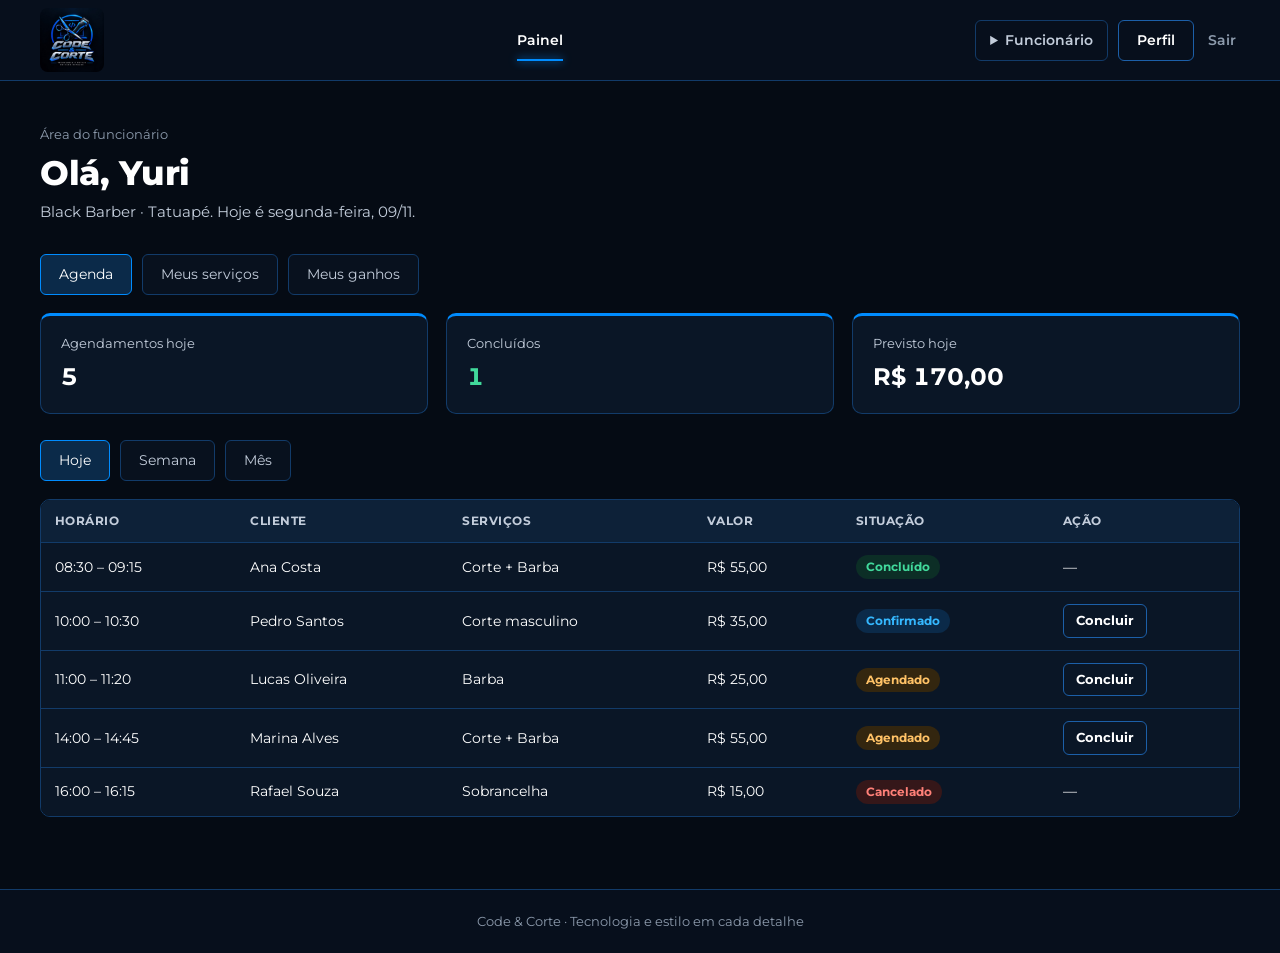
<file: funcionario/painel.html>
<!doctype html>  <!-- Informa ao navegador que a página usa HTML5 -->
<html lang="pt-BR">  <!-- Início do documento, em português do Brasil -->
  <head>  <!-- Abre as configurações da página -->
    <meta charset="UTF-8" />  <!-- Usa a codificação UTF-8, que aceita acentos -->
    <meta name="viewport" content="width=device-width, initial-scale=1.0" />  <!-- Ajusta a página à largura da tela do aparelho -->
    <title>Painel do funcionário | Code &amp; Corte</title>  <!-- Nome que aparece na aba do navegador -->
    <link rel="preconnect" href="https://fonts.googleapis.com" />  <!-- Conecta antes ao servidor de fontes para carregar mais rápido -->
    <link rel="preconnect" href="https://fonts.gstatic.com" crossorigin />  <!-- Conecta antes ao servidor de fontes para carregar mais rápido -->
    <link href="https://fonts.googleapis.com/css2?family=Montserrat:wght@400;500;600;700;800&amp;display=swap" rel="stylesheet" />  <!-- Carrega a fonte Montserrat do Google Fonts -->
    <link rel="stylesheet" href="../css/style.css" />  <!-- Liga esta página à folha de estilo única do site -->
  </head>  <!-- Fecha cabeçalho técnico da página -->
  <body>  <!-- Abre o corpo da página, o que aparece na tela -->
    <header class="cabecalho">  <!-- Abre cabeçalho do site -->
      <nav class="navegacao" aria-label="Principal">  <!-- Abre barra de navegação -->
        <a href="../funcionario/painel.html" class="logo"><img src="../img/logo.jpg" alt="Code &amp; Corte: voltar ao início" /></a>  <!-- Link que leva para funcionario/painel.html -->
        <div class="menu">  <!-- Abre área do menu -->
          <ul class="lista-navegacao">  <!-- Abre lista do menu -->
            <li><a href="../funcionario/painel.html" class="link-navegacao" aria-current="page">Painel</a></li>  <!-- Item “Painel”, que leva para funcionario/painel.html -->
          </ul>  <!-- Fecha lista do menu -->
        </div>  <!-- Fecha área do menu -->
        <div class="acoes-cabecalho">  <!-- Abre ações do cabeçalho -->
          <details class="trocar-area">  <!-- Abre o menu de troca de área, que funciona sem JavaScript -->
            <summary>Funcionário</summary>  <!-- Área atual, que abre o menu ao clicar: Funcionário -->
            <ul>  <!-- Abre lista -->
              <li><a href="../index.html">Cliente</a></li>  <!-- Item “Cliente”, que leva para index.html -->
              <li><a href="../funcionario/painel.html" aria-current="page">Funcionário</a></li>  <!-- Item “Funcionário”, que leva para funcionario/painel.html -->
              <li><a href="../dono/painel.html">Dono</a></li>  <!-- Item “Dono”, que leva para dono/painel.html -->
              <li><a href="../admin/painel.html">Administração</a></li>  <!-- Item “Administração”, que leva para admin/painel.html -->
            </ul>  <!-- Fecha lista -->
          </details>  <!-- Fecha menu de troca de área -->
          <a href="../funcionario/perfil.html" class="perfil">Perfil</a>  <!-- Botão perfil “Perfil”, que leva para funcionario/perfil.html -->
          <a href="../login.html" class="sair">Sair</a>  <!-- Link sair “Sair”, que leva para login.html -->
        </div>  <!-- Fecha ações do cabeçalho -->
      </nav>  <!-- Fecha barra de navegação -->
    </header>  <!-- Fecha cabeçalho do site -->

    <main class="principal">  <!-- Abre conteúdo principal -->
      <p id="salvo" class="aviso aviso-ok aviso-salvo" role="status">Pronto! Neste protótipo os dados ainda não são gravados.</p>  <!-- Caixa de aviso: Pronto! Neste protótipo os dados ainda não são gravados. -->

      <section class="cabecalho-pagina">  <!-- Abre topo da página -->
        <div>  <!-- Abre bloco -->
          <p class="caminho">Área do funcionário</p>  <!-- Caminho da página: Área do funcionário -->
          <h1 class="titulo">Olá, Yuri</h1>  <!-- Título da página: Olá, Yuri -->
          <p class="descricao">Black Barber · Tatuapé. Hoje é segunda-feira, 09/11.</p>  <!-- Descrição da página: Black Barber · Tatuapé. Hoje é segunda-feira, 09/11. -->
        </div>  <!-- Fecha bloco -->
      </section>  <!-- Fecha topo da página -->
      <div class="abas">  <!-- Abre grupo de abas -->
        <input type="radio" name="secao" id="secao-0" checked aria-label="Agenda" />  <!-- Opção de escolha única: Agenda, já marcada -->
        <input type="radio" name="secao" id="secao-1" aria-label="Meus serviços" />  <!-- Opção de escolha única: Meus serviços -->
        <input type="radio" name="secao" id="secao-2" aria-label="Meus ganhos" />  <!-- Opção de escolha única: Meus ganhos -->
        <div class="abas-rotulos">  <!-- Abre linha com os botões das abas -->
          <label for="secao-0">Agenda</label>  <!-- Rótulo: Agenda -->
          <label for="secao-1">Meus serviços</label>  <!-- Rótulo: Meus serviços -->
          <label for="secao-2">Meus ganhos</label>  <!-- Rótulo: Meus ganhos -->
        </div>  <!-- Fecha linha com os botões das abas -->
        <div class="paineis">  <!-- Abre conteúdo das abas -->
          <div class="painel-aba">  <!-- Abre conteúdo de uma aba -->
            <section class="grade-3 mb-26">  <!-- Abre grade de 3 colunas -->
              <div class="caixa"><p>Agendamentos hoje</p><strong>5</strong></div>  <!-- Caixa de resumo com número: Agendamentos hoje 5 -->
              <div class="caixa"><p>Concluídos</p><strong class="cor-verde">1</strong></div>  <!-- Caixa de resumo com número: Concluídos 1 -->
              <div class="caixa"><p>Previsto hoje</p><strong>R$ 170,00</strong></div>  <!-- Caixa de resumo com número: Previsto hoje R$ 170,00 -->
            </section>  <!-- Fecha grade de 3 colunas -->

            <div class="abas">  <!-- Abre grupo de abas -->
              <input type="radio" name="periodo" id="periodo-0" checked aria-label="Hoje" />  <!-- Opção de escolha única: Hoje, já marcada -->
              <input type="radio" name="periodo" id="periodo-1" aria-label="Semana" />  <!-- Opção de escolha única: Semana -->
              <input type="radio" name="periodo" id="periodo-2" aria-label="Mês" />  <!-- Opção de escolha única: Mês -->
              <div class="abas-rotulos">  <!-- Abre linha com os botões das abas -->
                <label for="periodo-0">Hoje</label>  <!-- Rótulo: Hoje -->
                <label for="periodo-1">Semana</label>  <!-- Rótulo: Semana -->
                <label for="periodo-2">Mês</label>  <!-- Rótulo: Mês -->
              </div>  <!-- Fecha linha com os botões das abas -->
              <div class="paineis">  <!-- Abre conteúdo das abas -->
                <div class="painel-aba">  <!-- Abre conteúdo de uma aba -->
                  <div class="tabela-rolagem" tabindex="0" role="region" aria-label="Agenda de hoje">  <!-- Abre área com rolagem da tabela -->
                    <table>  <!-- Abre tabela -->
                      <thead>  <!-- Abre cabeçalho da tabela -->
                        <tr><th scope="col">Horário</th><th scope="col">Cliente</th><th scope="col">Serviços</th><th scope="col">Valor</th><th scope="col">Situação</th><th scope="col">Ação</th></tr>  <!-- Títulos das colunas: Horário, Cliente, Serviços, Valor, Situação, Ação -->
                      </thead>  <!-- Fecha cabeçalho da tabela -->
                      <tbody>  <!-- Abre corpo da tabela -->
                        <tr><td>08:30 – 09:15</td><td>Ana Costa</td><td>Corte + Barba</td><td>R$ 55,00</td><td><span class="etiqueta etiqueta-ok">Concluído</span></td><td>—</td></tr>  <!-- Linha da tabela: 08:30 – 09:15 | Ana Costa | Corte + Barba | R$ 55,00 | Concluído | — -->
                        <tr><td>10:00 – 10:30</td><td>Pedro Santos</td><td>Corte masculino</td><td>R$ 35,00</td><td><span class="etiqueta etiqueta-info">Confirmado</span></td><td><a href="#concluir" class="botao-secundario botao-pequeno">Concluir</a></td></tr>  <!-- Linha da tabela: 10:00 – 10:30 | Pedro Santos | Corte masculino | R$ 35,00 | Confirmado | Conclu… -->
                        <tr><td>11:00 – 11:20</td><td>Lucas Oliveira</td><td>Barba</td><td>R$ 25,00</td><td><span class="etiqueta etiqueta-alerta">Agendado</span></td><td><a href="#concluir" class="botao-secundario botao-pequeno">Concluir</a></td></tr>  <!-- Linha da tabela: 11:00 – 11:20 | Lucas Oliveira | Barba | R$ 25,00 | Agendado | Concluir -->
                        <tr><td>14:00 – 14:45</td><td>Marina Alves</td><td>Corte + Barba</td><td>R$ 55,00</td><td><span class="etiqueta etiqueta-alerta">Agendado</span></td><td><a href="#concluir" class="botao-secundario botao-pequeno">Concluir</a></td></tr>  <!-- Linha da tabela: 14:00 – 14:45 | Marina Alves | Corte + Barba | R$ 55,00 | Agendado | Concluir -->
                        <tr><td>16:00 – 16:15</td><td>Rafael Souza</td><td>Sobrancelha</td><td>R$ 15,00</td><td><span class="etiqueta etiqueta-erro">Cancelado</span></td><td>—</td></tr>  <!-- Linha da tabela: 16:00 – 16:15 | Rafael Souza | Sobrancelha | R$ 15,00 | Cancelado | — -->
                      </tbody>  <!-- Fecha corpo da tabela -->
                    </table>  <!-- Fecha tabela -->
                  </div>  <!-- Fecha área com rolagem da tabela -->
                </div>  <!-- Fecha conteúdo de uma aba -->
                <div class="painel-aba">  <!-- Abre conteúdo de uma aba -->
                  <div class="tabela-rolagem" tabindex="0" role="region" aria-label="Agenda da semana">  <!-- Abre área com rolagem da tabela -->
                    <table>  <!-- Abre tabela -->
                      <thead>  <!-- Abre cabeçalho da tabela -->
                        <tr><th scope="col">Dia</th><th scope="col">Agendamentos</th><th scope="col">Previsto</th><th scope="col">Ocupação</th></tr>  <!-- Títulos das colunas: Dia, Agendamentos, Previsto, Ocupação -->
                      </thead>  <!-- Fecha cabeçalho da tabela -->
                      <tbody>  <!-- Abre corpo da tabela -->
                        <tr><td>Seg, 09/11</td><td>6</td><td>R$ 240,00</td><td><div class="fundo-barra"><div class="barra l-60"></div></div></td></tr>  <!-- Linha da tabela: Seg, 09/11 | 6 | R$ 240,00 -->
                        <tr><td>Ter, 10/11</td><td>8</td><td>R$ 330,00</td><td><div class="fundo-barra"><div class="barra l-80"></div></div></td></tr>  <!-- Linha da tabela: Ter, 10/11 | 8 | R$ 330,00 -->
                        <tr><td>Qua, 11/11</td><td>5</td><td>R$ 200,00</td><td><div class="fundo-barra"><div class="barra l-50"></div></div></td></tr>  <!-- Linha da tabela: Qua, 11/11 | 5 | R$ 200,00 -->
                        <tr><td>Qui, 12/11</td><td>9</td><td>R$ 385,00</td><td><div class="fundo-barra"><div class="barra l-90"></div></div></td></tr>  <!-- Linha da tabela: Qui, 12/11 | 9 | R$ 385,00 -->
                        <tr><td>Sex, 13/11</td><td>10</td><td>R$ 430,00</td><td><div class="fundo-barra"><div class="barra l-100"></div></div></td></tr>  <!-- Linha da tabela: Sex, 13/11 | 10 | R$ 430,00 -->
                        <tr><td>Sáb, 14/11</td><td>7</td><td>R$ 290,00</td><td><div class="fundo-barra"><div class="barra l-70"></div></div></td></tr>  <!-- Linha da tabela: Sáb, 14/11 | 7 | R$ 290,00 -->
                      </tbody>  <!-- Fecha corpo da tabela -->
                    </table>  <!-- Fecha tabela -->
                  </div>  <!-- Fecha área com rolagem da tabela -->
                </div>  <!-- Fecha conteúdo de uma aba -->
                <div class="painel-aba">  <!-- Abre conteúdo de uma aba -->
                  <div class="tabela-rolagem" tabindex="0" role="region" aria-label="Agenda do mês">  <!-- Abre área com rolagem da tabela -->
                    <table>  <!-- Abre tabela -->
                      <thead>  <!-- Abre cabeçalho da tabela -->
                        <tr><th scope="col">Período</th><th scope="col">Agendamentos</th><th scope="col">Previsto</th></tr>  <!-- Títulos das colunas: Período, Agendamentos, Previsto -->
                      </thead>  <!-- Fecha cabeçalho da tabela -->
                      <tbody>  <!-- Abre corpo da tabela -->
                        <tr><td>Semana 1 (02 a 08/11)</td><td>38</td><td>R$ 1.540,00</td></tr>  <!-- Linha da tabela: Semana 1 (02 a 08/11) | 38 | R$ 1.540,00 -->
                        <tr><td>Semana 2 (09 a 15/11)</td><td>45</td><td>R$ 1.875,00</td></tr>  <!-- Linha da tabela: Semana 2 (09 a 15/11) | 45 | R$ 1.875,00 -->
                        <tr><td>Semana 3 (16 a 22/11)</td><td>21</td><td>R$ 860,00</td></tr>  <!-- Linha da tabela: Semana 3 (16 a 22/11) | 21 | R$ 860,00 -->
                        <tr><td>Semana 4 (23 a 29/11)</td><td>9</td><td>R$ 365,00</td></tr>  <!-- Linha da tabela: Semana 4 (23 a 29/11) | 9 | R$ 365,00 -->
                      </tbody>  <!-- Fecha corpo da tabela -->
                    </table>  <!-- Fecha tabela -->
                  </div>  <!-- Fecha área com rolagem da tabela -->
                </div>  <!-- Fecha conteúdo de uma aba -->
              </div>  <!-- Fecha conteúdo das abas -->
            </div>  <!-- Fecha grupo de abas -->
          </div>  <!-- Fecha conteúdo de uma aba -->
          <div class="painel-aba">  <!-- Abre conteúdo de uma aba -->
            <p class="mb-14"><a href="#novo-servico" class="botao">Novo serviço</a></p>  <!-- Parágrafo: Novo serviço -->
            <section class="grade-3 mb-26">  <!-- Abre grade de 3 colunas -->
              <div class="caixa"><p>Serviços cadastrados</p><strong>4</strong></div>  <!-- Caixa de resumo com número: Serviços cadastrados 4 -->
              <div class="caixa"><p>Preço médio</p><strong>R$ 32,50</strong></div>  <!-- Caixa de resumo com número: Preço médio R$ 32,50 -->
              <div class="caixa"><p>Duração média</p><strong>28 min</strong></div>  <!-- Caixa de resumo com número: Duração média 28 min -->
            </section>  <!-- Fecha grade de 3 colunas -->

            <section class="cartao">  <!-- Abre cartão -->
              <h2>Serviços cadastrados</h2>  <!-- Título de seção: Serviços cadastrados -->
              <article class="servico">  <!-- Abre linha de serviço -->
                <div class="icone-servico" aria-hidden="true">C</div>  <!-- Ícone do serviço: C -->
                <div>  <!-- Abre bloco -->
                  <h3>Corte masculino</h3>  <!-- Subtítulo: Corte masculino -->
                  <p>Corte tradicional</p>  <!-- Parágrafo: Corte tradicional -->
                </div>  <!-- Fecha bloco -->
                <div class="dado-rotulado"><span>Duração</span><strong>30 min</strong></div>  <!-- Dado com rótulo: Duração 30 min -->
                <div class="dado-rotulado"><span>Preço</span><strong>R$ 35,00</strong></div>  <!-- Dado com rótulo: Preço R$ 35,00 -->
                <a href="#editar-servico" class="botao-secundario botao-pequeno">Editar</a>  <!-- Botão secundário “Editar”, que abre a janela editar-servico -->
              </article>  <!-- Fecha linha de serviço -->
              <article class="servico">  <!-- Abre linha de serviço -->
                <div class="icone-servico" aria-hidden="true">B</div>  <!-- Ícone do serviço: B -->
                <div>  <!-- Abre bloco -->
                  <h3>Barba</h3>  <!-- Subtítulo: Barba -->
                  <p>Barba completa</p>  <!-- Parágrafo: Barba completa -->
                </div>  <!-- Fecha bloco -->
                <div class="dado-rotulado"><span>Duração</span><strong>20 min</strong></div>  <!-- Dado com rótulo: Duração 20 min -->
                <div class="dado-rotulado"><span>Preço</span><strong>R$ 25,00</strong></div>  <!-- Dado com rótulo: Preço R$ 25,00 -->
                <a href="#editar-servico" class="botao-secundario botao-pequeno">Editar</a>  <!-- Botão secundário “Editar”, que abre a janela editar-servico -->
              </article>  <!-- Fecha linha de serviço -->
              <article class="servico">  <!-- Abre linha de serviço -->
                <div class="icone-servico" aria-hidden="true">C</div>  <!-- Ícone do serviço: C -->
                <div>  <!-- Abre bloco -->
                  <h3>Corte + Barba</h3>  <!-- Subtítulo: Corte + Barba -->
                  <p>Corte masculino com barba</p>  <!-- Parágrafo: Corte masculino com barba -->
                </div>  <!-- Fecha bloco -->
                <div class="dado-rotulado"><span>Duração</span><strong>45 min</strong></div>  <!-- Dado com rótulo: Duração 45 min -->
                <div class="dado-rotulado"><span>Preço</span><strong>R$ 55,00</strong></div>  <!-- Dado com rótulo: Preço R$ 55,00 -->
                <a href="#editar-servico" class="botao-secundario botao-pequeno">Editar</a>  <!-- Botão secundário “Editar”, que abre a janela editar-servico -->
              </article>  <!-- Fecha linha de serviço -->
              <article class="servico">  <!-- Abre linha de serviço -->
                <div class="icone-servico" aria-hidden="true">S</div>  <!-- Ícone do serviço: S -->
                <div>  <!-- Abre bloco -->
                  <h3>Sobrancelha</h3>  <!-- Subtítulo: Sobrancelha -->
                  <p>Design de sobrancelha</p>  <!-- Parágrafo: Design de sobrancelha -->
                </div>  <!-- Fecha bloco -->
                <div class="dado-rotulado"><span>Duração</span><strong>15 min</strong></div>  <!-- Dado com rótulo: Duração 15 min -->
                <div class="dado-rotulado"><span>Preço</span><strong>R$ 15,00</strong></div>  <!-- Dado com rótulo: Preço R$ 15,00 -->
                <a href="#editar-servico" class="botao-secundario botao-pequeno">Editar</a>  <!-- Botão secundário “Editar”, que abre a janela editar-servico -->
              </article>  <!-- Fecha linha de serviço -->
            </section>  <!-- Fecha cartão -->
          </div>  <!-- Fecha conteúdo de uma aba -->
          <div class="painel-aba">  <!-- Abre conteúdo de uma aba -->
            <section class="grade-3 mb-26">  <!-- Abre grade de 3 colunas -->
              <div class="caixa"><p>Renda em outubro</p><strong>R$ 3.100,00</strong></div>  <!-- Caixa de resumo com número: Renda em outubro R$ 3.100,00 -->
              <div class="caixa"><p>Comissão vigente</p><strong>40%</strong></div>  <!-- Caixa de resumo com número: Comissão vigente 40% -->
              <div class="caixa"><p>Comissão de outubro</p><strong class="cor-azul">R$ 1.240,00</strong></div>  <!-- Caixa de resumo com número: Comissão de outubro R$ 1.240,00 -->
            </section>  <!-- Fecha grade de 3 colunas -->

            <section>  <!-- Abre seção -->
              <h2 class="secao-titulo mb-14">Fechamentos mensais</h2>  <!-- Título da seção: Fechamentos mensais -->
              <div class="tabela-rolagem" tabindex="0" role="region" aria-label="Fechamentos mensais">  <!-- Abre área com rolagem da tabela -->
                <table>  <!-- Abre tabela -->
                  <thead>  <!-- Abre cabeçalho da tabela -->
                    <tr><th scope="col">Mês</th><th scope="col">Unidade</th><th scope="col">Renda</th><th scope="col">Comissão</th><th scope="col">Situação</th><th scope="col">Pago em</th></tr>  <!-- Títulos das colunas: Mês, Unidade, Renda, Comissão, Situação, Pago em -->
                  </thead>  <!-- Fecha cabeçalho da tabela -->
                  <tbody>  <!-- Abre corpo da tabela -->
                    <tr><td>Outubro</td><td>Black Barber · Tatuapé</td><td>R$ 3.100,00</td><td>R$ 1.240,00</td><td><span class="etiqueta etiqueta-alerta">Fechado</span></td><td>—</td></tr>  <!-- Linha da tabela: Outubro | Black Barber · Tatuapé | R$ 3.100,00 | R$ 1.240,00 | Fechado | — -->
                    <tr><td>Setembro</td><td>Black Barber · Tatuapé</td><td>R$ 2.850,00</td><td>R$ 1.140,00</td><td><span class="etiqueta etiqueta-ok">Pago</span></td><td>05/10</td></tr>  <!-- Linha da tabela: Setembro | Black Barber · Tatuapé | R$ 2.850,00 | R$ 1.140,00 | Pago | 05/10 -->
                    <tr><td>Agosto</td><td>Black Barber · Tatuapé</td><td>R$ 2.600,00</td><td>R$ 1.040,00</td><td><span class="etiqueta etiqueta-ok">Pago</span></td><td>05/09</td></tr>  <!-- Linha da tabela: Agosto | Black Barber · Tatuapé | R$ 2.600,00 | R$ 1.040,00 | Pago | 05/09 -->
                  </tbody>  <!-- Fecha corpo da tabela -->
                </table>  <!-- Fecha tabela -->
              </div>  <!-- Fecha área com rolagem da tabela -->
            </section>  <!-- Fecha seção -->

            <section class="secao">  <!-- Abre seção -->
              <h2 class="secao-titulo mb-14">Comissões de novembro (ainda em aberto)</h2>  <!-- Título da seção: Comissões de novembro (ainda em aberto) -->
              <div class="tabela-rolagem" tabindex="0" role="region" aria-label="Comissões em aberto">  <!-- Abre área com rolagem da tabela -->
                <table>  <!-- Abre tabela -->
                  <thead>  <!-- Abre cabeçalho da tabela -->
                    <tr><th scope="col">Data</th><th scope="col">Cliente</th><th scope="col">Base</th><th scope="col">Percentual</th><th scope="col">Comissão</th></tr>  <!-- Títulos das colunas: Data, Cliente, Base, Percentual, Comissão -->
                  </thead>  <!-- Fecha cabeçalho da tabela -->
                  <tbody>  <!-- Abre corpo da tabela -->
                    <tr><td>03/11</td><td>Ana Costa</td><td>R$ 55,00</td><td>40%</td><td>R$ 22,00</td></tr>  <!-- Linha da tabela: 03/11 | Ana Costa | R$ 55,00 | 40% | R$ 22,00 -->
                    <tr><td>04/11</td><td>Lucas Oliveira</td><td>R$ 25,00</td><td>40%</td><td>R$ 10,00</td></tr>  <!-- Linha da tabela: 04/11 | Lucas Oliveira | R$ 25,00 | 40% | R$ 10,00 -->
                    <tr><td>05/11</td><td>Marina Alves</td><td>R$ 55,00</td><td>40%</td><td>R$ 22,00</td></tr>  <!-- Linha da tabela: 05/11 | Marina Alves | R$ 55,00 | 40% | R$ 22,00 -->
                  </tbody>  <!-- Fecha corpo da tabela -->
                </table>  <!-- Fecha tabela -->
              </div>  <!-- Fecha área com rolagem da tabela -->
            </section>  <!-- Fecha seção -->
          </div>  <!-- Fecha conteúdo de uma aba -->
        </div>  <!-- Fecha conteúdo das abas -->
      </div>  <!-- Fecha grupo de abas -->

      <section id="concluir" class="modal" aria-label="Concluir atendimento?">  <!-- Abre janela sobreposta (concluir) -->
        <div class="modal-caixa">  <!-- Abre caixa da janela sobreposta -->
          <a href="#" class="fechar" aria-label="Fechar">×</a>  <!-- Botão x de fechar “×”, que fecha a janela -->
          <h2>Concluir atendimento?</h2>  <!-- Título de seção: Concluir atendimento? -->
          <p>Depois de concluído, o atendimento conta no limite semanal do plano e o pagamento pode ser registrado.</p>  <!-- Parágrafo: Depois de concluído, o atendimento conta no limite semanal do pl… -->
          <form class="formulario" action="#salvo">  <!-- Abre o formulário, que mostra o aviso de salvo nesta tela -->
            <div class="acoes-formulario">  <!-- Abre botões do formulário -->
              <a href="#" class="botao-secundario">Voltar</a>  <!-- Botão secundário “Voltar”, que fecha a janela -->
              <button type="submit" class="botao">Concluir atendimento</button>  <!-- Botão que envia o formulário: Concluir atendimento -->
            </div>  <!-- Fecha botões do formulário -->
          </form>  <!-- Fecha formulário -->
        </div>  <!-- Fecha caixa da janela sobreposta -->
      </section>  <!-- Fecha janela sobreposta -->
      <section id="novo-servico" class="modal" aria-label="Novo serviço">  <!-- Abre janela sobreposta (novo-servico) -->
        <div class="modal-caixa">  <!-- Abre caixa da janela sobreposta -->
          <a href="#" class="fechar" aria-label="Fechar">×</a>  <!-- Botão x de fechar “×”, que fecha a janela -->
          <h2>Novo serviço</h2>  <!-- Título de seção: Novo serviço -->
          <p>Informe os dados do serviço.</p>  <!-- Parágrafo: Informe os dados do serviço. -->
          <form class="formulario" action="#salvo">  <!-- Abre o formulário, que mostra o aviso de salvo nesta tela -->
            <div class="campo">  <!-- Abre campo de formulário -->
              <label for="nome">Nome do serviço</label>  <!-- Rótulo: Nome do serviço -->
              <input type="text" id="nome" placeholder="Ex: Corte masculino" required maxlength="100" />  <!-- Campo de texto: Nome do serviço, obrigatório -->
            </div>  <!-- Fecha campo de formulário -->
            <div class="campo">  <!-- Abre campo de formulário -->
              <label for="descricao">Descrição (opcional)</label>  <!-- Rótulo: Descrição (opcional) -->
              <textarea id="descricao" rows="2" placeholder="Ex: Corte tradicional"></textarea>  <!-- Área para digitar um texto maior: Ex: Corte tradicional -->
            </div>  <!-- Fecha campo de formulário -->
            <div class="linha">  <!-- Abre linha de campos -->
              <div class="campo">  <!-- Abre campo de formulário -->
                <label for="preco">Preço (R$)</label>  <!-- Rótulo: Preço (R$) -->
                <input type="number" id="preco" placeholder="45.00" required min="0.01" step="0.01" />  <!-- Campo numérico: Preço (R$), obrigatório -->
              </div>  <!-- Fecha campo de formulário -->
              <div class="campo">  <!-- Abre campo de formulário -->
                <label for="duracao_min">Duração</label>  <!-- Rótulo: Duração -->
                <select id="duracao_min" required>  <!-- Abre a lista de seleção obrigatória -->
                  <option value="">Selecione</option>  <!-- Opção da lista: Selecione -->
                  <option>15 minutos</option>  <!-- Opção da lista: 15 minutos -->
                  <option>20 minutos</option>  <!-- Opção da lista: 20 minutos -->
                  <option>30 minutos</option>  <!-- Opção da lista: 30 minutos -->
                  <option>45 minutos</option>  <!-- Opção da lista: 45 minutos -->
                  <option>1 hora</option>  <!-- Opção da lista: 1 hora -->
                </select>  <!-- Fecha lista de seleção -->
              </div>  <!-- Fecha campo de formulário -->
            </div>  <!-- Fecha linha de campos -->
            <div class="acoes-formulario">  <!-- Abre botões do formulário -->
              <a href="#" class="botao-secundario">Voltar</a>  <!-- Botão secundário “Voltar”, que fecha a janela -->
              <button type="submit" class="botao">Cadastrar serviço</button>  <!-- Botão que envia o formulário: Cadastrar serviço -->
            </div>  <!-- Fecha botões do formulário -->
          </form>  <!-- Fecha formulário -->
        </div>  <!-- Fecha caixa da janela sobreposta -->
      </section>  <!-- Fecha janela sobreposta -->
      <section id="editar-servico" class="modal" aria-label="Editar serviço">  <!-- Abre janela sobreposta (editar-servico) -->
        <div class="modal-caixa">  <!-- Abre caixa da janela sobreposta -->
          <a href="#" class="fechar" aria-label="Fechar">×</a>  <!-- Botão x de fechar “×”, que fecha a janela -->
          <h2>Editar serviço</h2>  <!-- Título de seção: Editar serviço -->
          <p>Mudanças valem para novos agendamentos. Os já marcados mantêm o preço e a duração originais.</p>  <!-- Parágrafo: Mudanças valem para novos agendamentos. Os já marcados mantêm o… -->
          <form class="formulario" action="#salvo">  <!-- Abre o formulário, que mostra o aviso de salvo nesta tela -->
            <div class="campo">  <!-- Abre campo de formulário -->
              <label for="nome_edicao">Nome do serviço</label>  <!-- Rótulo: Nome do serviço -->
              <input type="text" id="nome_edicao" placeholder="Ex: Corte masculino" required maxlength="100" />  <!-- Campo de texto: Nome do serviço, obrigatório -->
            </div>  <!-- Fecha campo de formulário -->
            <div class="campo">  <!-- Abre campo de formulário -->
              <label for="descricao_edicao">Descrição (opcional)</label>  <!-- Rótulo: Descrição (opcional) -->
              <textarea id="descricao_edicao" rows="2" placeholder="Ex: Corte tradicional"></textarea>  <!-- Área para digitar um texto maior: Ex: Corte tradicional -->
            </div>  <!-- Fecha campo de formulário -->
            <div class="linha">  <!-- Abre linha de campos -->
              <div class="campo">  <!-- Abre campo de formulário -->
                <label for="preco_edicao">Preço (R$)</label>  <!-- Rótulo: Preço (R$) -->
                <input type="number" id="preco_edicao" placeholder="45.00" required min="0.01" step="0.01" />  <!-- Campo numérico: Preço (R$), obrigatório -->
              </div>  <!-- Fecha campo de formulário -->
              <div class="campo">  <!-- Abre campo de formulário -->
                <label for="duracao_edicao">Duração</label>  <!-- Rótulo: Duração -->
                <select id="duracao_edicao" required>  <!-- Abre a lista de seleção obrigatória -->
                  <option value="">Selecione</option>  <!-- Opção da lista: Selecione -->
                  <option>15 minutos</option>  <!-- Opção da lista: 15 minutos -->
                  <option>20 minutos</option>  <!-- Opção da lista: 20 minutos -->
                  <option>30 minutos</option>  <!-- Opção da lista: 30 minutos -->
                  <option>45 minutos</option>  <!-- Opção da lista: 45 minutos -->
                  <option>1 hora</option>  <!-- Opção da lista: 1 hora -->
                </select>  <!-- Fecha lista de seleção -->
              </div>  <!-- Fecha campo de formulário -->
            </div>  <!-- Fecha linha de campos -->
            <div class="acoes-formulario">  <!-- Abre botões do formulário -->
              <a href="#" class="botao-secundario">Voltar</a>  <!-- Botão secundário “Voltar”, que fecha a janela -->
              <button type="submit" class="botao">Salvar</button>  <!-- Botão que envia o formulário: Salvar -->
            </div>  <!-- Fecha botões do formulário -->
          </form>  <!-- Fecha formulário -->
        </div>  <!-- Fecha caixa da janela sobreposta -->
      </section>  <!-- Fecha janela sobreposta -->
    </main>  <!-- Fecha conteúdo principal -->

    <footer class="rodape">Code &amp; Corte · Tecnologia e estilo em cada detalhe</footer>  <!-- Rodapé: Code & Corte · Tecnologia e estilo em cada detalhe -->
  </body>  <!-- Fecha corpo da página -->
</html>  <!-- Fecha documento HTML -->
</file>
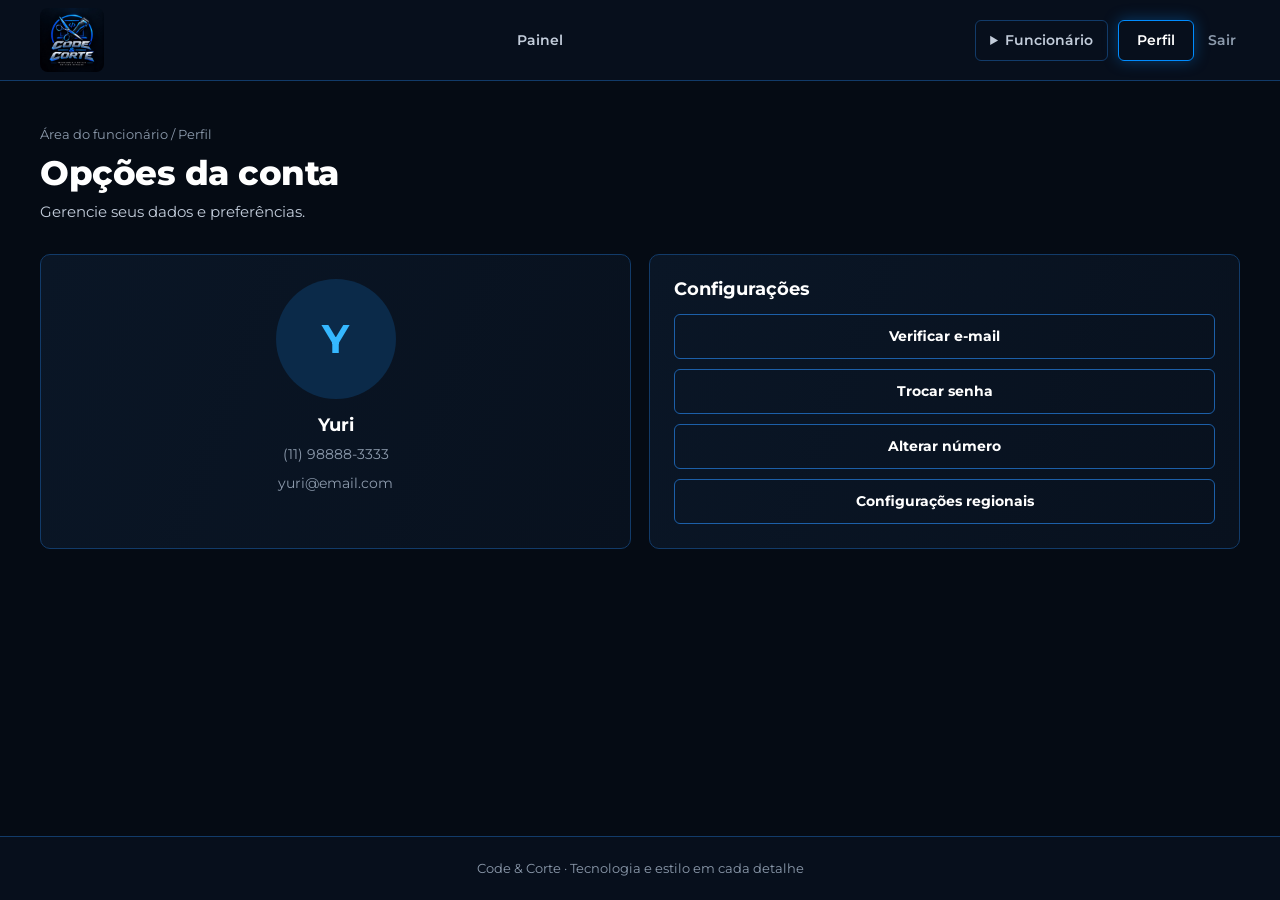
<file: funcionario/perfil.html>
<!doctype html>  <!-- Informa ao navegador que a página usa HTML5 -->
<html lang="pt-BR">  <!-- Início do documento, em português do Brasil -->
  <head>  <!-- Abre as configurações da página -->
    <meta charset="UTF-8" />  <!-- Usa a codificação UTF-8, que aceita acentos -->
    <meta name="viewport" content="width=device-width, initial-scale=1.0" />  <!-- Ajusta a página à largura da tela do aparelho -->
    <title>Perfil | Code &amp; Corte</title>  <!-- Nome que aparece na aba do navegador -->
    <link rel="preconnect" href="https://fonts.googleapis.com" />  <!-- Conecta antes ao servidor de fontes para carregar mais rápido -->
    <link rel="preconnect" href="https://fonts.gstatic.com" crossorigin />  <!-- Conecta antes ao servidor de fontes para carregar mais rápido -->
    <link href="https://fonts.googleapis.com/css2?family=Montserrat:wght@400;500;600;700;800&amp;display=swap" rel="stylesheet" />  <!-- Carrega a fonte Montserrat do Google Fonts -->
    <link rel="stylesheet" href="../css/style.css" />  <!-- Liga esta página à folha de estilo única do site -->
  </head>  <!-- Fecha cabeçalho técnico da página -->
  <body>  <!-- Abre o corpo da página, o que aparece na tela -->
    <header class="cabecalho">  <!-- Abre cabeçalho do site -->
      <nav class="navegacao" aria-label="Principal">  <!-- Abre barra de navegação -->
        <a href="../funcionario/painel.html" class="logo"><img src="../img/logo.jpg" alt="Code &amp; Corte: voltar ao início" /></a>  <!-- Link que leva para funcionario/painel.html -->
        <div class="menu">  <!-- Abre área do menu -->
          <ul class="lista-navegacao">  <!-- Abre lista do menu -->
            <li><a href="../funcionario/painel.html" class="link-navegacao">Painel</a></li>  <!-- Item “Painel”, que leva para funcionario/painel.html -->
          </ul>  <!-- Fecha lista do menu -->
        </div>  <!-- Fecha área do menu -->
        <div class="acoes-cabecalho">  <!-- Abre ações do cabeçalho -->
          <details class="trocar-area">  <!-- Abre o menu de troca de área, que funciona sem JavaScript -->
            <summary>Funcionário</summary>  <!-- Área atual, que abre o menu ao clicar: Funcionário -->
            <ul>  <!-- Abre lista -->
              <li><a href="../index.html">Cliente</a></li>  <!-- Item “Cliente”, que leva para index.html -->
              <li><a href="../funcionario/painel.html" aria-current="page">Funcionário</a></li>  <!-- Item “Funcionário”, que leva para funcionario/painel.html -->
              <li><a href="../dono/painel.html">Dono</a></li>  <!-- Item “Dono”, que leva para dono/painel.html -->
              <li><a href="../admin/painel.html">Administração</a></li>  <!-- Item “Administração”, que leva para admin/painel.html -->
            </ul>  <!-- Fecha lista -->
          </details>  <!-- Fecha menu de troca de área -->
          <a href="../funcionario/perfil.html" class="perfil" aria-current="page">Perfil</a>  <!-- Botão perfil “Perfil”, que leva para funcionario/perfil.html -->
          <a href="../login.html" class="sair">Sair</a>  <!-- Link sair “Sair”, que leva para login.html -->
        </div>  <!-- Fecha ações do cabeçalho -->
      </nav>  <!-- Fecha barra de navegação -->
    </header>  <!-- Fecha cabeçalho do site -->

    <main class="principal">  <!-- Abre conteúdo principal -->
      <p id="salvo" class="aviso aviso-ok aviso-salvo" role="status">Pronto! Neste protótipo os dados ainda não são gravados.</p>  <!-- Caixa de aviso: Pronto! Neste protótipo os dados ainda não são gravados. -->

      <section class="cabecalho-pagina">  <!-- Abre topo da página -->
        <div>  <!-- Abre bloco -->
          <p class="caminho">Área do funcionário / Perfil</p>  <!-- Caminho da página: Área do funcionário / Perfil -->
          <h1 class="titulo">Opções da conta</h1>  <!-- Título da página: Opções da conta -->
          <p class="descricao">Gerencie seus dados e preferências.</p>  <!-- Descrição da página: Gerencie seus dados e preferências. -->
        </div>  <!-- Fecha bloco -->
      </section>  <!-- Fecha topo da página -->

      <section class="grade-2">  <!-- Abre grade de 2 colunas -->
        <div class="cartao perfil-cartao">  <!-- Abre cartão -->
          <div class="avatar avatar-grande" aria-hidden="true">Y</div>  <!-- Círculo com as iniciais: Y -->
          <h2 class="nome-perfil">Yuri</h2>  <!-- Nome no perfil: Yuri -->
          <p class="ajuda">(11) 98888-3333</p>  <!-- Texto de ajuda: (11) 98888-3333 -->
          <p class="ajuda">yuri@email.com</p>  <!-- Texto de ajuda: yuri@email.com -->
        </div>  <!-- Fecha cartão -->
        <div class="cartao">  <!-- Abre cartão -->
          <h2>Configurações</h2>  <!-- Título de seção: Configurações -->
          <div class="empilhado gap-10">  <!-- Abre bloco empilhado -->
            <a href="#verificar-email" class="botao-secundario botao-largo">Verificar e-mail</a>  <!-- Botão secundário “Verificar e-mail”, que abre a janela verificar-email -->
            <a href="#trocar-senha" class="botao-secundario botao-largo">Trocar senha</a>  <!-- Botão secundário “Trocar senha”, que abre a janela trocar-senha -->
            <a href="#alterar-numero" class="botao-secundario botao-largo">Alterar número</a>  <!-- Botão secundário “Alterar número”, que abre a janela alterar-numero -->
            <a href="#regionais" class="botao-secundario botao-largo">Configurações regionais</a>  <!-- Botão secundário “Configurações regionais”, que abre a janela regionais -->
          </div>  <!-- Fecha bloco empilhado -->
        </div>  <!-- Fecha cartão -->
      </section>  <!-- Fecha grade de 2 colunas -->

      <section id="verificar-email" class="modal" aria-label="Verificar e-mail">  <!-- Abre janela sobreposta (verificar-email) -->
        <div class="modal-caixa">  <!-- Abre caixa da janela sobreposta -->
          <a href="#" class="fechar" aria-label="Fechar">×</a>  <!-- Botão x de fechar “×”, que fecha a janela -->
          <h2>Verificar e-mail</h2>  <!-- Título de seção: Verificar e-mail -->
          <p>Vamos enviar um link de confirmação para yuri@email.com.</p>  <!-- Parágrafo: Vamos enviar um link de confirmação para yuri@email.com. -->
          <form class="formulario" action="#salvo">  <!-- Abre o formulário, que mostra o aviso de salvo nesta tela -->
            <div class="acoes-formulario">  <!-- Abre botões do formulário -->
              <a href="#" class="botao-secundario">Voltar</a>  <!-- Botão secundário “Voltar”, que fecha a janela -->
              <button type="submit" class="botao">Enviar link</button>  <!-- Botão que envia o formulário: Enviar link -->
            </div>  <!-- Fecha botões do formulário -->
          </form>  <!-- Fecha formulário -->
        </div>  <!-- Fecha caixa da janela sobreposta -->
      </section>  <!-- Fecha janela sobreposta -->
      <section id="trocar-senha" class="modal" aria-label="Trocar senha">  <!-- Abre janela sobreposta (trocar-senha) -->
        <div class="modal-caixa">  <!-- Abre caixa da janela sobreposta -->
          <a href="#" class="fechar" aria-label="Fechar">×</a>  <!-- Botão x de fechar “×”, que fecha a janela -->
          <h2>Trocar senha</h2>  <!-- Título de seção: Trocar senha -->
          <p>Use pelo menos 8 caracteres.</p>  <!-- Parágrafo: Use pelo menos 8 caracteres. -->
          <form class="formulario" action="#salvo">  <!-- Abre o formulário, que mostra o aviso de salvo nesta tela -->
            <div class="campo">  <!-- Abre campo de formulário -->
              <label for="senha_atual">Senha atual</label>  <!-- Rótulo: Senha atual -->
              <input type="password" id="senha_atual" required autocomplete="current-password" />  <!-- Campo de senha: Senha atual, obrigatório -->
            </div>  <!-- Fecha campo de formulário -->
            <div class="campo">  <!-- Abre campo de formulário -->
              <label for="nova_senha">Nova senha</label>  <!-- Rótulo: Nova senha -->
              <input type="password" id="nova_senha" required minlength="8" autocomplete="new-password" />  <!-- Campo de senha: Nova senha, obrigatório -->
            </div>  <!-- Fecha campo de formulário -->
            <div class="acoes-formulario">  <!-- Abre botões do formulário -->
              <a href="#" class="botao-secundario">Voltar</a>  <!-- Botão secundário “Voltar”, que fecha a janela -->
              <button type="submit" class="botao">Salvar</button>  <!-- Botão que envia o formulário: Salvar -->
            </div>  <!-- Fecha botões do formulário -->
          </form>  <!-- Fecha formulário -->
        </div>  <!-- Fecha caixa da janela sobreposta -->
      </section>  <!-- Fecha janela sobreposta -->
      <section id="alterar-numero" class="modal" aria-label="Alterar número">  <!-- Abre janela sobreposta (alterar-numero) -->
        <div class="modal-caixa">  <!-- Abre caixa da janela sobreposta -->
          <a href="#" class="fechar" aria-label="Fechar">×</a>  <!-- Botão x de fechar “×”, que fecha a janela -->
          <h2>Alterar número</h2>  <!-- Título de seção: Alterar número -->
          <p>Informe o novo telefone com DDD.</p>  <!-- Parágrafo: Informe o novo telefone com DDD. -->
          <form class="formulario" action="#salvo">  <!-- Abre o formulário, que mostra o aviso de salvo nesta tela -->
            <div class="campo">  <!-- Abre campo de formulário -->
              <label for="telefone">Telefone</label>  <!-- Rótulo: Telefone -->
              <input type="tel" id="telefone" placeholder="(11) 99999-0000" required autocomplete="tel" />  <!-- Campo de telefone: Telefone, obrigatório -->
            </div>  <!-- Fecha campo de formulário -->
            <div class="acoes-formulario">  <!-- Abre botões do formulário -->
              <a href="#" class="botao-secundario">Voltar</a>  <!-- Botão secundário “Voltar”, que fecha a janela -->
              <button type="submit" class="botao">Salvar</button>  <!-- Botão que envia o formulário: Salvar -->
            </div>  <!-- Fecha botões do formulário -->
          </form>  <!-- Fecha formulário -->
        </div>  <!-- Fecha caixa da janela sobreposta -->
      </section>  <!-- Fecha janela sobreposta -->
      <section id="regionais" class="modal" aria-label="Configurações regionais">  <!-- Abre janela sobreposta (regionais) -->
        <div class="modal-caixa">  <!-- Abre caixa da janela sobreposta -->
          <a href="#" class="fechar" aria-label="Fechar">×</a>  <!-- Botão x de fechar “×”, que fecha a janela -->
          <h2>Configurações regionais</h2>  <!-- Título de seção: Configurações regionais -->
          <p>Escolha idioma e fuso horário.</p>  <!-- Parágrafo: Escolha idioma e fuso horário. -->
          <form class="formulario" action="#salvo">  <!-- Abre o formulário, que mostra o aviso de salvo nesta tela -->
            <div class="campo">  <!-- Abre campo de formulário -->
              <label for="idioma">Idioma</label>  <!-- Rótulo: Idioma -->
              <select id="idioma" required>  <!-- Abre a lista de seleção obrigatória -->
                <option>Português (Brasil)</option>  <!-- Opção da lista: Português (Brasil) -->
                <option>English</option>  <!-- Opção da lista: English -->
                <option>Español</option>  <!-- Opção da lista: Español -->
              </select>  <!-- Fecha lista de seleção -->
            </div>  <!-- Fecha campo de formulário -->
            <div class="campo">  <!-- Abre campo de formulário -->
              <label for="fuso">Fuso horário</label>  <!-- Rótulo: Fuso horário -->
              <select id="fuso" required>  <!-- Abre a lista de seleção obrigatória -->
                <option>Brasília (UTC-3)</option>  <!-- Opção da lista: Brasília (UTC-3) -->
                <option>Manaus (UTC-4)</option>  <!-- Opção da lista: Manaus (UTC-4) -->
                <option>Rio Branco (UTC-5)</option>  <!-- Opção da lista: Rio Branco (UTC-5) -->
              </select>  <!-- Fecha lista de seleção -->
            </div>  <!-- Fecha campo de formulário -->
            <div class="acoes-formulario">  <!-- Abre botões do formulário -->
              <a href="#" class="botao-secundario">Voltar</a>  <!-- Botão secundário “Voltar”, que fecha a janela -->
              <button type="submit" class="botao">Salvar</button>  <!-- Botão que envia o formulário: Salvar -->
            </div>  <!-- Fecha botões do formulário -->
          </form>  <!-- Fecha formulário -->
        </div>  <!-- Fecha caixa da janela sobreposta -->
      </section>  <!-- Fecha janela sobreposta -->
    </main>  <!-- Fecha conteúdo principal -->

    <footer class="rodape">Code &amp; Corte · Tecnologia e estilo em cada detalhe</footer>  <!-- Rodapé: Code & Corte · Tecnologia e estilo em cada detalhe -->
  </body>  <!-- Fecha corpo da página -->
</html>  <!-- Fecha documento HTML -->
</file>
<file: css/style.css>
/* =========================================================
   CODE & CORTE — folha de estilo única do site
   Baseada no visual da área do profissional (fundo escuro,
   azul elétrico e fonte Montserrat), que combina com a logo.
   ========================================================= */

:root {  /* Regra para: Raiz da página, onde ficam as cores */
  --fundo: #050b14;  /* Cor de fundo do site */
  --fundo-cabecalho: #070f1c;  /* Cor de fundo do cabeçalho e do rodapé */
  --painel: #0a1626;  /* Cor de fundo dos painéis */
  --painel-escuro: #08111e;  /* Tom mais escuro dos painéis */
  --campo: #050d18;  /* Cor de fundo dos campos */

  --borda: #123b69;  /* Cor padrão das bordas */
  --borda-forte: #1c5fa8;  /* Cor das bordas em destaque */

  --azul: #008cff;  /* Azul principal da marca */
  --azul-claro: #35b8ff;  /* Azul-claro de destaques e foco */

  --texto: #ffffff;  /* Cor principal do texto */
  --texto-suave: #c3cddb;  /* Cor do texto secundário */
  --texto-apagado: #8d9bad;  /* Cor do texto de menor importância */

  --verde: #41d99b;  /* Verde de sucesso */
  --verde-fundo: #0c2e26;  /* Fundo das mensagens de sucesso */
  --amarelo: #ffc266;  /* Amarelo de alerta */
  --amarelo-fundo: #33260f;  /* Fundo das mensagens de alerta */
  --vermelho: #ff8078;  /* Vermelho de erro */
  --vermelho-fundo: #351719;  /* Fundo das mensagens de erro */
  --cinza-fundo: #162233;  /* Fundo neutro de etiquetas e trilhos */
}  /* Fim de regra de Raiz da página, onde ficam as cores */

/* ---------- Base ---------- */

* {  /* Regra para: Todos os elementos */
  margin: 0;  /* Margem externa: 0 */
  padding: 0;  /* Espaço interno: 0 */
  box-sizing: border-box;  /* Inclui borda e preenchimento no tamanho total */
}  /* Fim de regra de Todos os elementos */

html {  /* Regra para: Documento */
  scroll-behavior: smooth;  /* Rolagem suave ao ir para âncoras */
}  /* Fim de regra de Documento */

body {  /* Regra para: Corpo da página */
  min-height: 100vh;  /* Altura mínima: 100vh */
  display: flex;  /* Organiza os filhos com flexbox */
  flex-direction: column;  /* Empilha os filhos em coluna */
  background-color: var(--fundo);  /* Cor de fundo: fundo do site */
  color: var(--texto);  /* Cor do texto: texto principal (branco) */
  font-family: "Montserrat", "Segoe UI", Arial, sans-serif;  /* Fonte Montserrat, com alternativas se não carregar */
  font-size: 15px;  /* Tamanho da letra: 15px */
  line-height: 1.5;  /* Altura da linha de 1,5 vez a letra */
}  /* Fim de regra de Corpo da página */

a {  /* Regra para: Links */
  color: inherit;  /* Cor do texto: herdada do elemento pai */
  text-decoration: none;  /* Tira o sublinhado */
}  /* Fim de regra de Links */

ul {  /* Regra para: Listas */
  list-style: none;  /* Tira os marcadores da lista */
}  /* Fim de regra de Listas */

img {  /* Regra para: Imagens */
  max-width: 100%;  /* Largura máxima: 100% */
  display: block;  /* Faz o elemento ocupar a linha inteira */
}  /* Fim de regra de Imagens */

h1,  /* Regra para: Títulos h1 */
h2,  /* Regra para: Títulos h2 */
h3 {  /* Regra para: Títulos h3 */
  line-height: 1.2;  /* Altura da linha de 1,2 vez a letra */
}  /* Fim de regra de Títulos h1 */

fieldset {  /* Regra para: Grupos de campos */
  border: 0;  /* Borda removida */
}  /* Fim de regra de Grupos de campos */

:focus-visible {  /* Regra para: Qualquer elemento com foco do teclado */
  outline: 2px solid var(--azul-claro);  /* Contorno azul para quem navega pelo teclado */
  outline-offset: 2px;  /* Afasta o contorno em 2px */
}  /* Fim de regra de Qualquer elemento com foco do teclado */

/* ---------- Cabeçalho ---------- */

.cabecalho {  /* Regra para: Cabeçalho do site */
  background-color: var(--fundo-cabecalho);  /* Cor de fundo: fundo do cabeçalho */
  border-bottom: 1px solid var(--borda);  /* Borda inferior de 1px na cor azul da borda */
}  /* Fim de regra de Cabeçalho do site */

.navegacao {  /* Regra para: Barra de navegação */
  max-width: 1300px;  /* Largura máxima: 1300px */
  min-height: 76px;  /* Altura mínima: 76px */
  margin: 0 auto;  /* Margem externa: 0 auto */
  padding: 8px 40px;  /* Espaço interno: 8px 40px */
  display: flex;  /* Organiza os filhos com flexbox */
  align-items: center;  /* Alinha os filhos ao centro no eixo cruzado */
  justify-content: space-between;  /* Distribui os filhos com o espaço distribuído entre eles */
  gap: 24px;  /* Espaço entre os filhos: 24px */
}  /* Fim de regra de Barra de navegação */

.logo img {  /* Regra para: Imagens dentro do contexto: logo */
  width: 64px;  /* Largura: 64px */
  height: 64px;  /* Altura: 64px */
  border-radius: 8px;  /* Cantos arredondados de 8px */
}  /* Fim de regra de Imagens dentro do contexto: logo */

.lista-navegacao {  /* Regra para: Lista do menu */
  display: flex;  /* Organiza os filhos com flexbox */
  align-items: center;  /* Alinha os filhos ao centro no eixo cruzado */
  gap: 26px;  /* Espaço entre os filhos: 26px */
}  /* Fim de regra de Lista do menu */

.link-navegacao {  /* Regra para: Link do menu */
  position: relative;  /* Serve de referência para filhos posicionados */
  display: block;  /* Faz o elemento ocupar a linha inteira */
  padding: 10px 0;  /* Espaço interno: 10px 0 */
  color: var(--texto-suave);  /* Cor do texto: texto suave */
  font-size: 14px;  /* Tamanho da letra: 14px */
  font-weight: 600;  /* Peso da letra: seminegrito */
  white-space: nowrap;  /* Não deixa o texto quebrar de linha */
  transition: color 0.2s;  /* Anima a mudança em 0,2 segundo */
}  /* Fim de regra de Link do menu */

.link-navegacao::after {  /* Regra para: Link do menu pseudoelemento depois do conteúdo */
  content: "";  /* Cria o pseudoelemento vazio */
  position: absolute;  /* Posiciona em relação ao pai de referência */
  left: 0;  /* Distância da esquerda: 0 */
  bottom: 0;  /* Distância da base: 0 */
  width: 0;  /* Largura: 0 */
  height: 2px;  /* Altura: 2px */
  background-color: var(--azul);  /* Cor de fundo: azul principal */
  box-shadow: 0 0 8px var(--azul);  /* Brilho azul em volta do elemento */
  transition: width 0.2s;  /* Anima a mudança em 0,2 segundo */
}  /* Fim de regra de Link do menu pseudoelemento depois do conteúdo */

.link-navegacao:hover,  /* Regra para: Link do menu ao passar o mouse */
.link-navegacao[aria-current="page"] {  /* Regra para: Link do menu da página atual */
  color: var(--texto);  /* Cor do texto: texto principal (branco) */
}  /* Fim de regra de Link do menu ao passar o mouse */

.link-navegacao:hover::after,  /* Regra para: Link do menu ao passar o mouse pseudoelemento depois do conteúdo */
.link-navegacao[aria-current="page"]::after {  /* Regra para: Link do menu pseudoelemento depois do conteúdo da página atual */
  width: 100%;  /* Largura: 100% */
}  /* Fim de regra de Link do menu ao passar o mouse pseudoelemento depois do conteúdo */

.acoes-cabecalho {  /* Regra para: Ações do cabeçalho */
  display: flex;  /* Organiza os filhos com flexbox */
  align-items: center;  /* Alinha os filhos ao centro no eixo cruzado */
  gap: 10px;  /* Espaço entre os filhos: 10px */
}  /* Fim de regra de Ações do cabeçalho */

.perfil {  /* Regra para: Botão Perfil */
  padding: 9px 18px;  /* Espaço interno: 9px 18px */
  border: 1px solid var(--borda-forte);  /* Borda de 1px na cor azul de borda forte */
  border-radius: 6px;  /* Cantos arredondados de 6px */
  font-size: 14px;  /* Tamanho da letra: 14px */
  font-weight: 600;  /* Peso da letra: seminegrito */
  white-space: nowrap;  /* Não deixa o texto quebrar de linha */
  transition: border-color 0.2s, box-shadow 0.2s;  /* Anima a mudança em 0,2 segundo */
}  /* Fim de regra de Botão Perfil */

.perfil:hover,  /* Regra para: Botão Perfil ao passar o mouse */
.perfil[aria-current="page"] {  /* Regra para: Botão Perfil da página atual */
  border-color: var(--azul);  /* Cor da borda: azul principal */
  box-shadow: 0 0 15px rgba(0, 140, 255, 0.35);  /* Brilho azul em volta do elemento */
}  /* Fim de regra de Botão Perfil ao passar o mouse */

.sair {  /* Regra para: Link Sair */
  padding: 9px 4px;  /* Espaço interno: 9px 4px */
  color: var(--texto-apagado);  /* Cor do texto: texto apagado */
  font-size: 14px;  /* Tamanho da letra: 14px */
  font-weight: 600;  /* Peso da letra: seminegrito */
}  /* Fim de regra de Link Sair */

.sair:hover {  /* Regra para: Link Sair ao passar o mouse */
  color: var(--texto);  /* Cor do texto: texto principal (branco) */
}  /* Fim de regra de Link Sair ao passar o mouse */

/* ---------- Estrutura da página ---------- */

.principal {  /* Regra para: Conteúdo principal */
  flex: 1;  /* Ocupa o espaço disponível */
  width: 100%;  /* Largura: 100% */
  max-width: 1300px;  /* Largura máxima: 1300px */
  margin: 0 auto;  /* Margem externa: 0 auto */
  padding: 44px 40px 72px;  /* Espaço interno: 44px 40px 72px */
}  /* Fim de regra de Conteúdo principal */

.rodape {  /* Regra para: Rodapé */
  padding: 22px 40px;  /* Espaço interno: 22px 40px */
  border-top: 1px solid var(--borda);  /* Borda superior de 1px na cor azul da borda */
  background-color: var(--fundo-cabecalho);  /* Cor de fundo: fundo do cabeçalho */
  color: var(--texto-apagado);  /* Cor do texto: texto apagado */
  font-size: 13px;  /* Tamanho da letra: 13px */
  text-align: center;  /* Alinha o texto ao centro */
}  /* Fim de regra de Rodapé */

.cabecalho-pagina {  /* Regra para: Topo da página */
  display: flex;  /* Organiza os filhos com flexbox */
  flex-wrap: wrap;  /* Deixa os filhos passarem para a próxima linha */
  align-items: flex-end;  /* Alinha os filhos no final no eixo cruzado */
  justify-content: space-between;  /* Distribui os filhos com o espaço distribuído entre eles */
  gap: 18px;  /* Espaço entre os filhos: 18px */
  margin-bottom: 30px;  /* Margem inferior: 30px */
}  /* Fim de regra de Topo da página */

.caminho {  /* Regra para: Caminho da página */
  margin-bottom: 8px;  /* Margem inferior: 8px */
  color: var(--texto-apagado);  /* Cor do texto: texto apagado */
  font-size: 13px;  /* Tamanho da letra: 13px */
}  /* Fim de regra de Caminho da página */

.titulo {  /* Regra para: Título da página */
  font-size: 34px;  /* Tamanho da letra: 34px */
  font-weight: 800;  /* Peso da letra: extranegrito */
  letter-spacing: -0.5px;  /* Espaço entre as letras: -0.5px */
}  /* Fim de regra de Título da página */

.descricao {  /* Regra para: Descrição da página */
  max-width: 70ch;  /* Largura máxima: 70ch */
  margin-top: 8px;  /* Margem superior: 8px */
  color: var(--texto-suave);  /* Cor do texto: texto suave */
}  /* Fim de regra de Descrição da página */

.secao {  /* Regra para: Seção */
  margin-top: 34px;  /* Margem superior: 34px */
}  /* Fim de regra de Seção */

.secao-titulo {  /* Regra para: Título da seção */
  margin-bottom: 6px;  /* Margem inferior: 6px */
  font-size: 20px;  /* Tamanho da letra: 20px */
}  /* Fim de regra de Título da seção */

.secao-descricao {  /* Regra para: Descrição da seção */
  margin-bottom: 16px;  /* Margem inferior: 16px */
  color: var(--texto-suave);  /* Cor do texto: texto suave */
  font-size: 14px;  /* Tamanho da letra: 14px */
}  /* Fim de regra de Descrição da seção */

.grade-2,  /* Regra para: Grade de 2 colunas */
.grade-3,  /* Regra para: Grade de 3 colunas */
.grade-4 {  /* Regra para: Grade de 4 colunas */
  display: grid;  /* Organiza os filhos em grade */
  gap: 18px;  /* Espaço entre os filhos: 18px */
}  /* Fim de regra de Grade de 2 colunas */

.grade-2 {  /* Regra para: Grade de 2 colunas */
  grid-template-columns: repeat(2, minmax(0, 1fr));  /* Cria 2 colunas de mesma largura */
}  /* Fim de regra de Grade de 2 colunas */

.grade-3 {  /* Regra para: Grade de 3 colunas */
  grid-template-columns: repeat(3, minmax(0, 1fr));  /* Cria 3 colunas de mesma largura */
}  /* Fim de regra de Grade de 3 colunas */

.grade-4 {  /* Regra para: Grade de 4 colunas */
  grid-template-columns: repeat(4, minmax(0, 1fr));  /* Cria 4 colunas de mesma largura */
}  /* Fim de regra de Grade de 4 colunas */

.empilhado {  /* Regra para: Bloco empilhado */
  display: flex;  /* Organiza os filhos com flexbox */
  flex-direction: column;  /* Empilha os filhos em coluna */
  gap: 18px;  /* Espaço entre os filhos: 18px */
}  /* Fim de regra de Bloco empilhado */

/* ---------- Cartões ---------- */

.cartao {  /* Regra para: Cartão */
  padding: 24px;  /* Espaço interno: 24px */
  border: 1px solid var(--borda);  /* Borda de 1px na cor azul da borda */
  border-radius: 10px;  /* Cantos arredondados de 10px */
  background: linear-gradient(110deg, var(--painel) 0%, var(--painel-escuro) 100%);  /* Fundo em degradê linear */
}  /* Fim de regra de Cartão */

.cartao h2 {  /* Regra para: Títulos h2 dentro do contexto: cartão */
  margin-bottom: 14px;  /* Margem inferior: 14px */
  font-size: 18px;  /* Tamanho da letra: 18px */
}  /* Fim de regra de Títulos h2 dentro do contexto: cartão */

.faixa {  /* Regra para: Faixa de destaque */
  display: flex;  /* Organiza os filhos com flexbox */
  flex-wrap: wrap;  /* Deixa os filhos passarem para a próxima linha */
  align-items: center;  /* Alinha os filhos ao centro no eixo cruzado */
  justify-content: space-between;  /* Distribui os filhos com o espaço distribuído entre eles */
  gap: 16px;  /* Espaço entre os filhos: 16px */
  padding: 22px 24px;  /* Espaço interno: 22px 24px */
  margin-bottom: 18px;  /* Margem inferior: 18px */
  border: 1px solid var(--borda);  /* Borda de 1px na cor azul da borda */
  border-radius: 10px;  /* Cantos arredondados de 10px */
  background: linear-gradient(110deg, var(--painel) 0%, var(--painel-escuro) 100%);  /* Fundo em degradê linear */
}  /* Fim de regra de Faixa de destaque */

.faixa h2 {  /* Regra para: Títulos h2 dentro do contexto: faixa de destaque */
  margin-bottom: 4px;  /* Margem inferior: 4px */
  font-size: 18px;  /* Tamanho da letra: 18px */
}  /* Fim de regra de Títulos h2 dentro do contexto: faixa de destaque */

.faixa p {  /* Regra para: Parágrafo dentro do contexto: faixa de destaque */
  color: var(--texto-suave);  /* Cor do texto: texto suave */
  font-size: 14px;  /* Tamanho da letra: 14px */
}  /* Fim de regra de Parágrafo dentro do contexto: faixa de destaque */

.caixa {  /* Regra para: Caixa de resumo com número */
  padding: 18px 20px;  /* Espaço interno: 18px 20px */
  border: 1px solid var(--borda);  /* Borda de 1px na cor azul da borda */
  border-top: 3px solid var(--azul);  /* Borda superior de 3px na cor azul principal */
  border-radius: 10px;  /* Cantos arredondados de 10px */
  background-color: var(--painel);  /* Cor de fundo: fundo dos painéis */
}  /* Fim de regra de Caixa de resumo com número */

.caixa p {  /* Regra para: Parágrafo dentro do contexto: caixa de resumo com número */
  color: var(--texto-suave);  /* Cor do texto: texto suave */
  font-size: 13px;  /* Tamanho da letra: 13px */
}  /* Fim de regra de Parágrafo dentro do contexto: caixa de resumo com número */

.caixa strong {  /* Regra para: Texto em destaque dentro do contexto: caixa de resumo com número */
  display: block;  /* Faz o elemento ocupar a linha inteira */
  margin-top: 6px;  /* Margem superior: 6px */
  font-size: 24px;  /* Tamanho da letra: 24px */
  font-variant-numeric: tabular-nums;  /* Números com a mesma largura, para alinhar */
}  /* Fim de regra de Texto em destaque dentro do contexto: caixa de resumo com número */

.cor-verde {  /* Regra para: Texto verde */
  color: var(--verde);  /* Cor do texto: verde */
}  /* Fim de regra de Texto verde */

.cor-vermelho {  /* Regra para: Texto vermelho */
  color: var(--vermelho);  /* Cor do texto: vermelho */
}  /* Fim de regra de Texto vermelho */

.cor-azul {  /* Regra para: Texto azul */
  color: var(--azul-claro);  /* Cor do texto: azul-claro */
}  /* Fim de regra de Texto azul */

/* ---------- Botões ---------- */

.botao,  /* Regra para: Botão principal */
.botao-secundario,  /* Regra para: Botão secundário */
.botao-perigo {  /* Regra para: Botão de ação perigosa */
  display: inline-block;  /* Fica na linha do texto, aceitando largura e altura */
  padding: 11px 20px;  /* Espaço interno: 11px 20px */
  border-radius: 6px;  /* Cantos arredondados de 6px */
  font-family: inherit;  /* Usa a mesma fonte do elemento pai */
  font-size: 14px;  /* Tamanho da letra: 14px */
  font-weight: 700;  /* Peso da letra: negrito */
  text-align: center;  /* Alinha o texto ao centro */
  cursor: pointer;  /* Cursor de mãozinha */
  transition: transform 0.2s, box-shadow 0.2s, border-color 0.2s;  /* Anima a mudança em 0,2 segundo */
}  /* Fim de regra de Botão principal */

.botao {  /* Regra para: Botão principal */
  border: 1px solid #24b5ff;  /* Borda de 1px na cor código #24b5ff */
  background: linear-gradient(135deg, #006cff, #0090e8);  /* Fundo em degradê linear */
  color: #ffffff;  /* Cor do texto: branco */
}  /* Fim de regra de Botão principal */

.botao:hover {  /* Regra para: Botão principal ao passar o mouse */
  transform: translateY(-1px);  /* Move 1px para cima */
  box-shadow: 0 0 22px rgba(0, 150, 255, 0.45);  /* Brilho azul em volta do elemento */
}  /* Fim de regra de Botão principal ao passar o mouse */

.botao-secundario {  /* Regra para: Botão secundário */
  border: 1px solid var(--borda-forte);  /* Borda de 1px na cor azul de borda forte */
  background-color: transparent;  /* Cor de fundo: transparente */
  color: var(--texto);  /* Cor do texto: texto principal (branco) */
}  /* Fim de regra de Botão secundário */

.botao-secundario:hover {  /* Regra para: Botão secundário ao passar o mouse */
  border-color: var(--azul);  /* Cor da borda: azul principal */
}  /* Fim de regra de Botão secundário ao passar o mouse */

.botao-perigo {  /* Regra para: Botão de ação perigosa */
  border: 1px solid var(--vermelho);  /* Borda de 1px na cor vermelho */
  background-color: transparent;  /* Cor de fundo: transparente */
  color: var(--vermelho);  /* Cor do texto: vermelho */
}  /* Fim de regra de Botão de ação perigosa */

.botao-perigo:hover {  /* Regra para: Botão de ação perigosa ao passar o mouse */
  background-color: var(--vermelho-fundo);  /* Cor de fundo: vermelho-escuro */
}  /* Fim de regra de Botão de ação perigosa ao passar o mouse */

.botao-pequeno {  /* Regra para: Botão pequeno */
  padding: 6px 12px;  /* Espaço interno: 6px 12px */
  font-size: 13px;  /* Tamanho da letra: 13px */
}  /* Fim de regra de Botão pequeno */

.botao-largo {  /* Regra para: Botão de largura total */
  display: block;  /* Faz o elemento ocupar a linha inteira */
  width: 100%;  /* Largura: 100% */
}  /* Fim de regra de Botão de largura total */

.grupo-botoes {  /* Regra para: Grupo de botões */
  display: flex;  /* Organiza os filhos com flexbox */
  flex-wrap: wrap;  /* Deixa os filhos passarem para a próxima linha */
  gap: 10px;  /* Espaço entre os filhos: 10px */
}  /* Fim de regra de Grupo de botões */

.link-azul {  /* Regra para: Link azul */
  color: var(--azul-claro);  /* Cor do texto: azul-claro */
  font-weight: 600;  /* Peso da letra: seminegrito */
}  /* Fim de regra de Link azul */

.link-azul:hover {  /* Regra para: Link azul ao passar o mouse */
  text-decoration: underline;  /* Sublinha o texto */
}  /* Fim de regra de Link azul ao passar o mouse */

/* ---------- Etiquetas de situação ---------- */

.etiqueta {  /* Regra para: Etiqueta de situação */
  display: inline-block;  /* Fica na linha do texto, aceitando largura e altura */
  padding: 3px 10px;  /* Espaço interno: 3px 10px */
  border-radius: 999px;  /* Deixa os cantos em formato de pílula */
  background-color: var(--cinza-fundo);  /* Cor de fundo: cinza-azulado */
  color: var(--texto-suave);  /* Cor do texto: texto suave */
  font-size: 12px;  /* Tamanho da letra: 12px */
  font-weight: 700;  /* Peso da letra: negrito */
  white-space: nowrap;  /* Não deixa o texto quebrar de linha */
}  /* Fim de regra de Etiqueta de situação */

.etiqueta-ok {  /* Regra para: Etiqueta verde */
  background-color: var(--verde-fundo);  /* Cor de fundo: verde-escuro */
  color: var(--verde);  /* Cor do texto: verde */
}  /* Fim de regra de Etiqueta verde */

.etiqueta-alerta {  /* Regra para: Etiqueta amarela */
  background-color: var(--amarelo-fundo);  /* Cor de fundo: marrom-escuro de alerta */
  color: var(--amarelo);  /* Cor do texto: amarelo */
}  /* Fim de regra de Etiqueta amarela */

.etiqueta-erro {  /* Regra para: Etiqueta vermelha */
  background-color: var(--vermelho-fundo);  /* Cor de fundo: vermelho-escuro */
  color: var(--vermelho);  /* Cor do texto: vermelho */
}  /* Fim de regra de Etiqueta vermelha */

.etiqueta-info {  /* Regra para: Etiqueta azul */
  background-color: #0b2a49;  /* Cor de fundo: código #0b2a49 */
  color: var(--azul-claro);  /* Cor do texto: azul-claro */
}  /* Fim de regra de Etiqueta azul */

/* ---------- Avisos ---------- */

.aviso {  /* Regra para: Caixa de aviso */
  padding: 13px 16px;  /* Espaço interno: 13px 16px */
  margin-bottom: 18px;  /* Margem inferior: 18px */
  border-radius: 8px;  /* Cantos arredondados de 8px */
  background-color: #0b2a49;  /* Cor de fundo: código #0b2a49 */
  color: #cfe8ff;  /* Cor do texto: código #cfe8ff */
  font-size: 14px;  /* Tamanho da letra: 14px */
}  /* Fim de regra de Caixa de aviso */

.aviso-alerta {  /* Regra para: Aviso amarelo */
  background-color: var(--amarelo-fundo);  /* Cor de fundo: marrom-escuro de alerta */
  color: #ffe0ad;  /* Cor do texto: código #ffe0ad */
}  /* Fim de regra de Aviso amarelo */

.aviso-erro {  /* Regra para: Aviso vermelho */
  background-color: var(--vermelho-fundo);  /* Cor de fundo: vermelho-escuro */
  color: #ffd2ce;  /* Cor do texto: código #ffd2ce */
}  /* Fim de regra de Aviso vermelho */

.aviso-ok {  /* Regra para: Aviso verde */
  background-color: var(--verde-fundo);  /* Cor de fundo: verde-escuro */
  color: #c4f5df;  /* Cor do texto: código #c4f5df */
}  /* Fim de regra de Aviso verde */

/* Aparece quando um formulário envia para #salvo */
.aviso-salvo {  /* Regra para: Aviso de que salvou */
  display: none;  /* Esconde o elemento */
}  /* Fim de regra de Aviso de que salvou */

.aviso-salvo:target {  /* Regra para: Aviso de que salvou quando é o alvo do link */
  display: block;  /* Faz o elemento ocupar a linha inteira */
}  /* Fim de regra de Aviso de que salvou quando é o alvo do link */

/* ---------- Tabelas ---------- */

.tabela-rolagem {  /* Regra para: Área com rolagem da tabela */
  overflow-x: auto;  /* Mostra rolagem horizontal se precisar */
  border: 1px solid var(--borda);  /* Borda de 1px na cor azul da borda */
  border-radius: 10px;  /* Cantos arredondados de 10px */
}  /* Fim de regra de Área com rolagem da tabela */

table {  /* Regra para: Tabelas */
  width: 100%;  /* Largura: 100% */
  border-collapse: collapse;  /* Junta as bordas das células */
  background-color: var(--painel);  /* Cor de fundo: fundo dos painéis */
  font-size: 14px;  /* Tamanho da letra: 14px */
}  /* Fim de regra de Tabelas */

th,  /* Regra para: Títulos das colunas */
td {  /* Regra para: Células */
  padding: 12px 14px;  /* Espaço interno: 12px 14px */
  border-bottom: 1px solid var(--borda);  /* Borda inferior de 1px na cor azul da borda */
  text-align: left;  /* Alinha o texto à esquerda */
  white-space: nowrap;  /* Não deixa o texto quebrar de linha */
}  /* Fim de regra de Títulos das colunas */

td.quebra {  /* Regra para: Células com texto longo */
  min-width: 220px;  /* Largura mínima: 220px */
  white-space: normal;  /* Permite quebrar o texto em várias linhas */
}  /* Fim de regra de Células com texto longo */

th {  /* Regra para: Títulos das colunas */
  background-color: #0d2138;  /* Cor de fundo: código #0d2138 */
  color: var(--texto-suave);  /* Cor do texto: texto suave */
  font-size: 12px;  /* Tamanho da letra: 12px */
  letter-spacing: 0.04em;  /* Espaço entre as letras: 0.04em */
  text-transform: uppercase;  /* Deixa o texto em maiúsculas */
}  /* Fim de regra de Títulos das colunas */

tr:last-child td {  /* Regra para: Células dentro do contexto: linhas da tabela último do grupo */
  border-bottom: 0;  /* Borda inferior removida */
}  /* Fim de regra de Células dentro do contexto: linhas da tabela último do grupo */

.fundo-barra {  /* Regra para: Trilho da barra do gráfico */
  min-width: 140px;  /* Largura mínima: 140px */
  height: 12px;  /* Altura: 12px */
  border-radius: 4px;  /* Cantos arredondados de 4px */
  background-color: var(--cinza-fundo);  /* Cor de fundo: cinza-azulado */
}  /* Fim de regra de Trilho da barra do gráfico */

.barra {  /* Regra para: Barra preenchida do gráfico */
  height: 100%;  /* Altura: 100% */
  border-radius: 4px;  /* Cantos arredondados de 4px */
  background: linear-gradient(90deg, #006cff, #00a8ff);  /* Fundo em degradê linear */
}  /* Fim de regra de Barra preenchida do gráfico */

.barra-alerta {  /* Regra para: Barra amarela do gráfico */
  background: linear-gradient(90deg, #e08a00, #ffc266);  /* Fundo em degradê linear */
}  /* Fim de regra de Barra amarela do gráfico */

/* ---------- Formulários ---------- */

.formulario {  /* Regra para: Formulário */
  display: flex;  /* Organiza os filhos com flexbox */
  flex-direction: column;  /* Empilha os filhos em coluna */
  gap: 16px;  /* Espaço entre os filhos: 16px */
}  /* Fim de regra de Formulário */

.campo {  /* Regra para: Campo de formulário */
  display: flex;  /* Organiza os filhos com flexbox */
  flex: 1;  /* Ocupa o espaço disponível */
  flex-direction: column;  /* Empilha os filhos em coluna */
  gap: 6px;  /* Espaço entre os filhos: 6px */
  min-width: 0;  /* Largura mínima: 0 */
}  /* Fim de regra de Campo de formulário */

.campo label,  /* Regra para: Rótulos dentro do contexto: campo de formulário */
.rotulo {  /* Regra para: Rótulo */
  color: var(--texto-suave);  /* Cor do texto: texto suave */
  font-size: 13px;  /* Tamanho da letra: 13px */
  font-weight: 600;  /* Peso da letra: seminegrito */
}  /* Fim de regra de Rótulos dentro do contexto: campo de formulário */

input,  /* Regra para: Campos */
select,  /* Regra para: Listas de seleção */
textarea {  /* Regra para: Áreas de texto */
  width: 100%;  /* Largura: 100% */
  padding: 11px 12px;  /* Espaço interno: 11px 12px */
  border: 1px solid var(--borda);  /* Borda de 1px na cor azul da borda */
  border-radius: 6px;  /* Cantos arredondados de 6px */
  background-color: var(--campo);  /* Cor de fundo: azul quase preto dos campos */
  color: var(--texto);  /* Cor do texto: texto principal (branco) */
  color-scheme: dark;  /* Usa controles nativos em tema escuro */
  font-family: inherit;  /* Usa a mesma fonte do elemento pai */
  font-size: 14px;  /* Tamanho da letra: 14px */
}  /* Fim de regra de Campos */

input::placeholder,  /* Regra para: Campos texto de exemplo */
textarea::placeholder {  /* Regra para: Áreas de texto texto de exemplo */
  color: var(--texto-apagado);  /* Cor do texto: texto apagado */
}  /* Fim de regra de Campos texto de exemplo */

input:hover,  /* Regra para: Campos ao passar o mouse */
select:hover,  /* Regra para: Listas de seleção ao passar o mouse */
textarea:hover {  /* Regra para: Áreas de texto ao passar o mouse */
  border-color: var(--borda-forte);  /* Cor da borda: azul de borda forte */
}  /* Fim de regra de Campos ao passar o mouse */

.linha {  /* Regra para: Linha de campos */
  display: flex;  /* Organiza os filhos com flexbox */
  flex-wrap: wrap;  /* Deixa os filhos passarem para a próxima linha */
  gap: 14px;  /* Espaço entre os filhos: 14px */
}  /* Fim de regra de Linha de campos */

.linha .campo {  /* Regra para: Campo de formulário dentro do contexto: linha de campos */
  flex: 1 1 170px;  /* Cresce a partir da largura base de 170px */
}  /* Fim de regra de Campo de formulário dentro do contexto: linha de campos */

.acoes-formulario {  /* Regra para: Botões do formulário */
  display: flex;  /* Organiza os filhos com flexbox */
  flex-wrap: wrap;  /* Deixa os filhos passarem para a próxima linha */
  justify-content: flex-end;  /* Distribui os filhos no final */
  gap: 10px;  /* Espaço entre os filhos: 10px */
}  /* Fim de regra de Botões do formulário */

.ajuda {  /* Regra para: Texto de ajuda */
  color: var(--texto-apagado);  /* Cor do texto: texto apagado */
  font-size: 12px;  /* Tamanho da letra: 12px */
}  /* Fim de regra de Texto de ajuda */

.opcao {  /* Regra para: Opção selecionável */
  display: flex;  /* Organiza os filhos com flexbox */
  align-items: center;  /* Alinha os filhos ao centro no eixo cruzado */
  gap: 12px;  /* Espaço entre os filhos: 12px */
  padding: 12px 14px;  /* Espaço interno: 12px 14px */
  border: 1px solid var(--borda);  /* Borda de 1px na cor azul da borda */
  border-radius: 8px;  /* Cantos arredondados de 8px */
  cursor: pointer;  /* Cursor de mãozinha */
}  /* Fim de regra de Opção selecionável */

.opcao:hover {  /* Regra para: Opção selecionável ao passar o mouse */
  border-color: var(--borda-forte);  /* Cor da borda: azul de borda forte */
}  /* Fim de regra de Opção selecionável ao passar o mouse */

.opcao:has(input:checked) {  /* Regra para: Opção selecionável quando está marcada */
  border-color: var(--azul);  /* Cor da borda: azul principal */
  background-color: #0b2340;  /* Cor de fundo: código #0b2340 */
}  /* Fim de regra de Opção selecionável quando está marcada */

.opcao input {  /* Regra para: Campos dentro do contexto: opção selecionável */
  width: 18px;  /* Largura: 18px */
  height: 18px;  /* Altura: 18px */
  flex: none;  /* Não cresce nem encolhe */
  accent-color: var(--azul);  /* Cor do controle marcado: azul principal */
}  /* Fim de regra de Campos dentro do contexto: opção selecionável */

.opcao-texto {  /* Regra para: Texto da opção */
  flex: 1;  /* Ocupa o espaço disponível */
}  /* Fim de regra de Texto da opção */

.opcao-texto small {  /* Regra para: Texto menor dentro do contexto: texto da opção */
  display: block;  /* Faz o elemento ocupar a linha inteira */
  color: var(--texto-apagado);  /* Cor do texto: texto apagado */
  font-size: 12px;  /* Tamanho da letra: 12px */
}  /* Fim de regra de Texto menor dentro do contexto: texto da opção */

.opcao-preco {  /* Regra para: Preço da opção */
  font-weight: 700;  /* Peso da letra: negrito */
  white-space: nowrap;  /* Não deixa o texto quebrar de linha */
}  /* Fim de regra de Preço da opção */

/* ---------- Abas (só CSS, com botões de opção) ---------- */

.abas > input {  /* Regra para: Campos dentro do contexto: grupo de abas */
  position: absolute;  /* Posiciona em relação ao pai de referência */
  width: 1px;  /* Largura: 1px */
  height: 1px;  /* Altura: 1px */
  opacity: 0;  /* Deixa o elemento invisível */
}  /* Fim de regra de Campos dentro do contexto: grupo de abas */

.abas-rotulos {  /* Regra para: Linha com os botões das abas */
  display: flex;  /* Organiza os filhos com flexbox */
  flex-wrap: wrap;  /* Deixa os filhos passarem para a próxima linha */
  gap: 10px;  /* Espaço entre os filhos: 10px */
  margin-bottom: 18px;  /* Margem inferior: 18px */
}  /* Fim de regra de Linha com os botões das abas */

.abas-rotulos label {  /* Regra para: Rótulos dentro do contexto: linha com os botões das abas */
  padding: 9px 18px;  /* Espaço interno: 9px 18px */
  border: 1px solid var(--borda);  /* Borda de 1px na cor azul da borda */
  border-radius: 6px;  /* Cantos arredondados de 6px */
  background-color: var(--painel-escuro);  /* Cor de fundo: fundo escuro dos painéis */
  color: var(--texto-suave);  /* Cor do texto: texto suave */
  font-size: 14px;  /* Tamanho da letra: 14px */
  cursor: pointer;  /* Cursor de mãozinha */
}  /* Fim de regra de Rótulos dentro do contexto: linha com os botões das abas */

.abas-rotulos label:hover {  /* Regra para: Rótulos ao passar o mouse dentro do contexto: linha com os botões das abas */
  border-color: var(--azul);  /* Cor da borda: azul principal */
}  /* Fim de regra de Rótulos ao passar o mouse dentro do contexto: linha com os botões das abas */

.painel-aba {  /* Regra para: Conteúdo de uma aba */
  display: none;  /* Esconde o elemento */
}  /* Fim de regra de Conteúdo de uma aba */

.abas > input:nth-of-type(1):checked ~ .abas-rotulos label:nth-child(1),  /* Regra para: Rótulos número 1 dentro do contexto: grupo de abas, campos número 1 marcado, linha com os botões das abas */
.abas > input:nth-of-type(2):checked ~ .abas-rotulos label:nth-child(2),  /* Regra para: Rótulos número 2 dentro do contexto: grupo de abas, campos número 2 marcado, linha com os botões das abas */
.abas > input:nth-of-type(3):checked ~ .abas-rotulos label:nth-child(3),  /* Regra para: Rótulos número 3 dentro do contexto: grupo de abas, campos número 3 marcado, linha com os botões das abas */
.abas > input:nth-of-type(4):checked ~ .abas-rotulos label:nth-child(4) {  /* Regra para: Rótulos número 4 dentro do contexto: grupo de abas, campos número 4 marcado, linha com os botões das abas */
  border-color: var(--azul);  /* Cor da borda: azul principal */
  background-color: #0b2a49;  /* Cor de fundo: código #0b2a49 */
  color: var(--texto);  /* Cor do texto: texto principal (branco) */
}  /* Fim de regra de Rótulos número 1 dentro do contexto: grupo de abas, campos número 1 marcado, linha com os botões das abas */

.abas > input:nth-of-type(1):focus-visible ~ .abas-rotulos label:nth-child(1),  /* Regra para: Rótulos número 1 dentro do contexto: grupo de abas, campos número 1 com foco do teclado, linha com os botões das abas */
.abas > input:nth-of-type(2):focus-visible ~ .abas-rotulos label:nth-child(2),  /* Regra para: Rótulos número 2 dentro do contexto: grupo de abas, campos número 2 com foco do teclado, linha com os botões das abas */
.abas > input:nth-of-type(3):focus-visible ~ .abas-rotulos label:nth-child(3),  /* Regra para: Rótulos número 3 dentro do contexto: grupo de abas, campos número 3 com foco do teclado, linha com os botões das abas */
.abas > input:nth-of-type(4):focus-visible ~ .abas-rotulos label:nth-child(4) {  /* Regra para: Rótulos número 4 dentro do contexto: grupo de abas, campos número 4 com foco do teclado, linha com os botões das abas */
  outline: 2px solid var(--azul-claro);  /* Contorno azul para quem navega pelo teclado */
  outline-offset: 2px;  /* Afasta o contorno em 2px */
}  /* Fim de regra de Rótulos número 1 dentro do contexto: grupo de abas, campos número 1 com foco do teclado, linha com os botões das abas */

.abas > input:nth-of-type(1):checked ~ .paineis > .painel-aba:nth-child(1),  /* Regra para: Conteúdo de uma aba número 1 dentro do contexto: grupo de abas, campos número 1 marcado, conteúdo das abas */
.abas > input:nth-of-type(2):checked ~ .paineis > .painel-aba:nth-child(2),  /* Regra para: Conteúdo de uma aba número 2 dentro do contexto: grupo de abas, campos número 2 marcado, conteúdo das abas */
.abas > input:nth-of-type(3):checked ~ .paineis > .painel-aba:nth-child(3),  /* Regra para: Conteúdo de uma aba número 3 dentro do contexto: grupo de abas, campos número 3 marcado, conteúdo das abas */
.abas > input:nth-of-type(4):checked ~ .paineis > .painel-aba:nth-child(4) {  /* Regra para: Conteúdo de uma aba número 4 dentro do contexto: grupo de abas, campos número 4 marcado, conteúdo das abas */
  display: block;  /* Faz o elemento ocupar a linha inteira */
}  /* Fim de regra de Conteúdo de uma aba número 1 dentro do contexto: grupo de abas, campos número 1 marcado, conteúdo das abas */

/* Sub-menu dentro de uma área */

.submenu {  /* Regra para: Submenu */
  display: flex;  /* Organiza os filhos com flexbox */
  flex-wrap: wrap;  /* Deixa os filhos passarem para a próxima linha */
  gap: 10px;  /* Espaço entre os filhos: 10px */
  margin-bottom: 24px;  /* Margem inferior: 24px */
}  /* Fim de regra de Submenu */

.submenu a {  /* Regra para: Links dentro do contexto: submenu */
  padding: 8px 16px;  /* Espaço interno: 8px 16px */
  border: 1px solid var(--borda);  /* Borda de 1px na cor azul da borda */
  border-radius: 6px;  /* Cantos arredondados de 6px */
  color: var(--texto-suave);  /* Cor do texto: texto suave */
  font-size: 14px;  /* Tamanho da letra: 14px */
}  /* Fim de regra de Links dentro do contexto: submenu */

.submenu a:hover {  /* Regra para: Links ao passar o mouse dentro do contexto: submenu */
  border-color: var(--azul);  /* Cor da borda: azul principal */
}  /* Fim de regra de Links ao passar o mouse dentro do contexto: submenu */

.submenu a[aria-current="page"] {  /* Regra para: Links da página atual dentro do contexto: submenu */
  border-color: var(--azul);  /* Cor da borda: azul principal */
  background-color: #0b2a49;  /* Cor de fundo: código #0b2a49 */
  color: var(--texto);  /* Cor do texto: texto principal (branco) */
}  /* Fim de regra de Links da página atual dentro do contexto: submenu */

/* ---------- Janela sobreposta (abre com :target) ---------- */

.modal {  /* Regra para: Janela sobreposta */
  position: fixed;  /* Fica fixo em relação à janela */
  z-index: 10;  /* Ordem de sobreposição: 10 */
  inset: 0;  /* Encosta nos quatro lados */
  display: none;  /* Esconde o elemento */
  align-items: center;  /* Alinha os filhos ao centro no eixo cruzado */
  justify-content: center;  /* Distribui os filhos ao centro */
  padding: 20px;  /* Espaço interno: 20px */
  background-color: rgba(2, 6, 12, 0.8);  /* Cor de fundo: preto com 80% de opacidade */
}  /* Fim de regra de Janela sobreposta */

.modal:target {  /* Regra para: Janela sobreposta quando é o alvo do link */
  display: flex;  /* Organiza os filhos com flexbox */
}  /* Fim de regra de Janela sobreposta quando é o alvo do link */

.modal-caixa {  /* Regra para: Caixa da janela sobreposta */
  position: relative;  /* Serve de referência para filhos posicionados */
  width: 100%;  /* Largura: 100% */
  max-width: 560px;  /* Largura máxima: 560px */
  max-height: 100%;  /* Altura máxima: 100% */
  overflow-y: auto;  /* Mostra rolagem vertical se precisar */
  padding: 26px;  /* Espaço interno: 26px */
  border: 1px solid var(--borda-forte);  /* Borda de 1px na cor azul de borda forte */
  border-radius: 12px;  /* Cantos arredondados de 12px */
  background-color: var(--painel);  /* Cor de fundo: fundo dos painéis */
}  /* Fim de regra de Caixa da janela sobreposta */

.modal-caixa h2 {  /* Regra para: Títulos h2 dentro do contexto: caixa da janela sobreposta */
  margin-bottom: 6px;  /* Margem inferior: 6px */
  padding-right: 34px;  /* Espaço interno à direita: 34px */
  font-size: 20px;  /* Tamanho da letra: 20px */
}  /* Fim de regra de Títulos h2 dentro do contexto: caixa da janela sobreposta */

.modal-caixa > p {  /* Regra para: Parágrafo dentro do contexto: caixa da janela sobreposta */
  margin-bottom: 18px;  /* Margem inferior: 18px */
  color: var(--texto-suave);  /* Cor do texto: texto suave */
  font-size: 14px;  /* Tamanho da letra: 14px */
}  /* Fim de regra de Parágrafo dentro do contexto: caixa da janela sobreposta */

.fechar {  /* Regra para: Botão X de fechar */
  position: absolute;  /* Posiciona em relação ao pai de referência */
  top: 16px;  /* Distância do topo: 16px */
  right: 18px;  /* Distância da direita: 18px */
  color: var(--texto-suave);  /* Cor do texto: texto suave */
  font-size: 26px;  /* Tamanho da letra: 26px */
  line-height: 1;  /* Altura da linha igual à da letra */
}  /* Fim de regra de Botão X de fechar */

.fechar:hover {  /* Regra para: Botão X de fechar ao passar o mouse */
  color: var(--texto);  /* Cor do texto: texto principal (branco) */
}  /* Fim de regra de Botão X de fechar ao passar o mouse */

/* ---------- Página inicial e busca ---------- */

.destaque-inicial {  /* Regra para: Destaque da página inicial */
  padding: 56px 40px;  /* Espaço interno: 56px 40px */
  border: 1px solid var(--borda);  /* Borda de 1px na cor azul da borda */
  border-radius: 14px;  /* Cantos arredondados de 14px */
  background: radial-gradient(circle at 50% 0%, #0d3564 0%, var(--painel-escuro) 70%);  /* Fundo em degradê circular */
  text-align: center;  /* Alinha o texto ao centro */
}  /* Fim de regra de Destaque da página inicial */

.destaque-inicial h1 {  /* Regra para: Títulos h1 dentro do contexto: destaque da página inicial */
  font-size: clamp(30px, 4.4vw, 50px);  /* Tamanho da letra entre 30px e 50px, conforme a tela */
  font-weight: 800;  /* Peso da letra: extranegrito */
  letter-spacing: -0.5px;  /* Espaço entre as letras: -0.5px */
}  /* Fim de regra de Títulos h1 dentro do contexto: destaque da página inicial */

.destaque-inicial p {  /* Regra para: Parágrafo dentro do contexto: destaque da página inicial */
  margin: 12px 0 26px;  /* Margem externa: 12px 0 26px */
  color: var(--texto-suave);  /* Cor do texto: texto suave */
  font-size: 17px;  /* Tamanho da letra: 17px */
}  /* Fim de regra de Parágrafo dentro do contexto: destaque da página inicial */

.busca-principal {  /* Regra para: Busca da página inicial */
  display: flex;  /* Organiza os filhos com flexbox */
  max-width: 660px;  /* Largura máxima: 660px */
  gap: 10px;  /* Espaço entre os filhos: 10px */
  margin: 0 auto;  /* Margem externa: 0 auto */
}  /* Fim de regra de Busca da página inicial */

.lista-categorias {  /* Regra para: Lista de categorias de serviço */
  display: flex;  /* Organiza os filhos com flexbox */
  flex-wrap: wrap;  /* Deixa os filhos passarem para a próxima linha */
  gap: 14px;  /* Espaço entre os filhos: 14px */
}  /* Fim de regra de Lista de categorias de serviço */

.lista-categorias a {  /* Regra para: Links dentro do contexto: lista de categorias de serviço */
  flex: 1 1 130px;  /* Cresce a partir da largura base de 130px */
  padding: 16px;  /* Espaço interno: 16px */
  border: 1px solid var(--borda);  /* Borda de 1px na cor azul da borda */
  border-radius: 10px;  /* Cantos arredondados de 10px */
  background-color: var(--painel);  /* Cor de fundo: fundo dos painéis */
  font-weight: 600;  /* Peso da letra: seminegrito */
  text-align: center;  /* Alinha o texto ao centro */
  transition: border-color 0.2s, transform 0.2s;  /* Anima a mudança em 0,2 segundo */
}  /* Fim de regra de Links dentro do contexto: lista de categorias de serviço */

.lista-categorias a:hover {  /* Regra para: Links ao passar o mouse dentro do contexto: lista de categorias de serviço */
  border-color: var(--azul);  /* Cor da borda: azul principal */
  transform: translateY(-3px);  /* Move 3px para cima */
}  /* Fim de regra de Links ao passar o mouse dentro do contexto: lista de categorias de serviço */

.salao-cartao {  /* Regra para: Cartão de salão */
  display: flex;  /* Organiza os filhos com flexbox */
  flex-direction: column;  /* Empilha os filhos em coluna */
  border: 1px solid var(--borda);  /* Borda de 1px na cor azul da borda */
  border-radius: 10px;  /* Cantos arredondados de 10px */
  overflow: hidden;  /* Corta o que passar da caixa */
  background-color: var(--painel);  /* Cor de fundo: fundo dos painéis */
  transition: border-color 0.2s, transform 0.2s;  /* Anima a mudança em 0,2 segundo */
}  /* Fim de regra de Cartão de salão */

.salao-cartao:hover {  /* Regra para: Cartão de salão ao passar o mouse */
  border-color: var(--azul);  /* Cor da borda: azul principal */
  transform: translateY(-3px);  /* Move 3px para cima */
}  /* Fim de regra de Cartão de salão ao passar o mouse */

.capa {  /* Regra para: Capa do cartão do salão */
  display: flex;  /* Organiza os filhos com flexbox */
  align-items: center;  /* Alinha os filhos ao centro no eixo cruzado */
  justify-content: center;  /* Distribui os filhos ao centro */
  height: 110px;  /* Altura: 110px */
  background: linear-gradient(135deg, #0d3564, #071a33);  /* Fundo em degradê linear */
  color: #7cc4ff;  /* Cor do texto: código #7cc4ff */
  font-size: 34px;  /* Tamanho da letra: 34px */
  font-weight: 800;  /* Peso da letra: extranegrito */
}  /* Fim de regra de Capa do cartão do salão */

.salao-corpo {  /* Regra para: Informações do cartão de salão */
  display: flex;  /* Organiza os filhos com flexbox */
  flex: 1;  /* Ocupa o espaço disponível */
  flex-direction: column;  /* Empilha os filhos em coluna */
  gap: 4px;  /* Espaço entre os filhos: 4px */
  padding: 18px;  /* Espaço interno: 18px */
}  /* Fim de regra de Informações do cartão de salão */

.salao-corpo h3 {  /* Regra para: Títulos h3 dentro do contexto: informações do cartão de salão */
  font-size: 18px;  /* Tamanho da letra: 18px */
}  /* Fim de regra de Títulos h3 dentro do contexto: informações do cartão de salão */

.salao-corpo p {  /* Regra para: Parágrafo dentro do contexto: informações do cartão de salão */
  color: var(--texto-suave);  /* Cor do texto: texto suave */
  font-size: 14px;  /* Tamanho da letra: 14px */
}  /* Fim de regra de Parágrafo dentro do contexto: informações do cartão de salão */

.salao-rodape {  /* Regra para: Rodapé do cartão de salão */
  display: flex;  /* Organiza os filhos com flexbox */
  align-items: center;  /* Alinha os filhos ao centro no eixo cruzado */
  justify-content: space-between;  /* Distribui os filhos com o espaço distribuído entre eles */
  gap: 10px;  /* Espaço entre os filhos: 10px */
  margin-top: auto;  /* Margem superior: auto */
  padding-top: 12px;  /* Espaço interno superior: 12px */
}  /* Fim de regra de Rodapé do cartão de salão */

.nota {  /* Regra para: Nota em estrelas */
  color: var(--amarelo);  /* Cor do texto: amarelo */
  font-weight: 700;  /* Peso da letra: negrito */
}  /* Fim de regra de Nota em estrelas */

/* Filtro da busca: esconde os cartões de outras categorias */

.filtros > input {  /* Regra para: Campos dentro do contexto: filtro por tipo de salão */
  position: absolute;  /* Posiciona em relação ao pai de referência */
  width: 1px;  /* Largura: 1px */
  height: 1px;  /* Altura: 1px */
  opacity: 0;  /* Deixa o elemento invisível */
}  /* Fim de regra de Campos dentro do contexto: filtro por tipo de salão */

.filtros-rotulos {  /* Regra para: Botões do filtro */
  display: flex;  /* Organiza os filhos com flexbox */
  flex-wrap: wrap;  /* Deixa os filhos passarem para a próxima linha */
  gap: 10px;  /* Espaço entre os filhos: 10px */
  margin-bottom: 20px;  /* Margem inferior: 20px */
}  /* Fim de regra de Botões do filtro */

.filtros-rotulos label {  /* Regra para: Rótulos dentro do contexto: botões do filtro */
  padding: 8px 16px;  /* Espaço interno: 8px 16px */
  border: 1px solid var(--borda);  /* Borda de 1px na cor azul da borda */
  border-radius: 999px;  /* Deixa os cantos em formato de pílula */
  color: var(--texto-suave);  /* Cor do texto: texto suave */
  font-size: 14px;  /* Tamanho da letra: 14px */
  cursor: pointer;  /* Cursor de mãozinha */
}  /* Fim de regra de Rótulos dentro do contexto: botões do filtro */

.filtros-rotulos label:hover {  /* Regra para: Rótulos ao passar o mouse dentro do contexto: botões do filtro */
  border-color: var(--azul);  /* Cor da borda: azul principal */
}  /* Fim de regra de Rótulos ao passar o mouse dentro do contexto: botões do filtro */

#f-todos:checked ~ .filtros-rotulos [for="f-todos"],  /* Regra para: Rótulo do filtro todos dentro do contexto: opção todos marcado, botões do filtro */
#f-barbearia:checked ~ .filtros-rotulos [for="f-barbearia"],  /* Regra para: Rótulo do filtro barbearia dentro do contexto: opção barbearia marcado, botões do filtro */
#f-salao:checked ~ .filtros-rotulos [for="f-salao"],  /* Regra para: Rótulo do filtro salao dentro do contexto: opção salao marcado, botões do filtro */
#f-estetica:checked ~ .filtros-rotulos [for="f-estetica"],  /* Regra para: Rótulo do filtro estetica dentro do contexto: opção estetica marcado, botões do filtro */
#f-manicure:checked ~ .filtros-rotulos [for="f-manicure"] {  /* Regra para: Rótulo do filtro manicure dentro do contexto: opção manicure marcado, botões do filtro */
  border-color: var(--azul);  /* Cor da borda: azul principal */
  background-color: #0b2a49;  /* Cor de fundo: código #0b2a49 */
  color: var(--texto);  /* Cor do texto: texto principal (branco) */
}  /* Fim de regra de Rótulo do filtro todos dentro do contexto: opção todos marcado, botões do filtro */

#f-barbearia:checked ~ .grade-3 .salao-cartao:not(.tipo-barbearia),  /* Regra para: Cartão de salão que não é do tipo barbearia dentro do contexto: opção barbearia marcado, grade de 3 colunas */
#f-salao:checked ~ .grade-3 .salao-cartao:not(.tipo-salao),  /* Regra para: Cartão de salão que não é do tipo salao dentro do contexto: opção salao marcado, grade de 3 colunas */
#f-estetica:checked ~ .grade-3 .salao-cartao:not(.tipo-estetica),  /* Regra para: Cartão de salão que não é do tipo estetica dentro do contexto: opção estetica marcado, grade de 3 colunas */
#f-manicure:checked ~ .grade-3 .salao-cartao:not(.tipo-manicure) {  /* Regra para: Cartão de salão que não é do tipo manicure dentro do contexto: opção manicure marcado, grade de 3 colunas */
  display: none;  /* Esconde o elemento */
}  /* Fim de regra de Cartão de salão que não é do tipo barbearia dentro do contexto: opção barbearia marcado, grade de 3 colunas */

/* ---------- Página do salão ---------- */

.capa-salao {  /* Regra para: Capa da página do salão */
  display: flex;  /* Organiza os filhos com flexbox */
  flex-wrap: wrap;  /* Deixa os filhos passarem para a próxima linha */
  align-items: center;  /* Alinha os filhos ao centro no eixo cruzado */
  gap: 24px;  /* Espaço entre os filhos: 24px */
  padding: 28px;  /* Espaço interno: 28px */
  margin-bottom: 18px;  /* Margem inferior: 18px */
  border: 1px solid var(--borda);  /* Borda de 1px na cor azul da borda */
  border-radius: 12px;  /* Cantos arredondados de 12px */
  background: linear-gradient(110deg, #0d3564 0%, var(--painel-escuro) 100%);  /* Fundo em degradê linear */
}  /* Fim de regra de Capa da página do salão */

.selo {  /* Regra para: Selo com as iniciais do salão */
  display: flex;  /* Organiza os filhos com flexbox */
  align-items: center;  /* Alinha os filhos ao centro no eixo cruzado */
  justify-content: center;  /* Distribui os filhos ao centro */
  flex: none;  /* Não cresce nem encolhe */
  width: 84px;  /* Largura: 84px */
  height: 84px;  /* Altura: 84px */
  border-radius: 14px;  /* Cantos arredondados de 14px */
  background-color: var(--campo);  /* Cor de fundo: azul quase preto dos campos */
  color: #7cc4ff;  /* Cor do texto: código #7cc4ff */
  font-size: 30px;  /* Tamanho da letra: 30px */
  font-weight: 800;  /* Peso da letra: extranegrito */
}  /* Fim de regra de Selo com as iniciais do salão */

.capa-info {  /* Regra para: Informações da capa do salão */
  flex: 1 1 280px;  /* Cresce a partir da largura base de 280px */
}  /* Fim de regra de Informações da capa do salão */

.capa-info h1 {  /* Regra para: Títulos h1 dentro do contexto: informações da capa do salão */
  font-size: 30px;  /* Tamanho da letra: 30px */
  font-weight: 800;  /* Peso da letra: extranegrito */
}  /* Fim de regra de Títulos h1 dentro do contexto: informações da capa do salão */

.capa-info p {  /* Regra para: Parágrafo dentro do contexto: informações da capa do salão */
  margin-top: 4px;  /* Margem superior: 4px */
  color: var(--texto-suave);  /* Cor do texto: texto suave */
}  /* Fim de regra de Parágrafo dentro do contexto: informações da capa do salão */

.lista-linhas li {  /* Regra para: Itens da lista dentro do contexto: lista de dados em linhas */
  display: flex;  /* Organiza os filhos com flexbox */
  align-items: center;  /* Alinha os filhos ao centro no eixo cruzado */
  justify-content: space-between;  /* Distribui os filhos com o espaço distribuído entre eles */
  gap: 14px;  /* Espaço entre os filhos: 14px */
  padding: 11px 0;  /* Espaço interno: 11px 0 */
  border-top: 1px solid var(--borda);  /* Borda superior de 1px na cor azul da borda */
  font-size: 14px;  /* Tamanho da letra: 14px */
}  /* Fim de regra de Itens da lista dentro do contexto: lista de dados em linhas */

.lista-linhas li:first-child {  /* Regra para: Itens da lista primeiro do grupo dentro do contexto: lista de dados em linhas */
  border-top: 0;  /* Borda superior removida */
}  /* Fim de regra de Itens da lista primeiro do grupo dentro do contexto: lista de dados em linhas */

.lista-linhas span:last-child {  /* Regra para: Trecho de texto último do grupo dentro do contexto: lista de dados em linhas */
  color: var(--texto-suave);  /* Cor do texto: texto suave */
  text-align: right;  /* Alinha o texto à direita */
}  /* Fim de regra de Trecho de texto último do grupo dentro do contexto: lista de dados em linhas */

.pessoa {  /* Regra para: Dados de uma pessoa */
  display: flex;  /* Organiza os filhos com flexbox */
  align-items: center;  /* Alinha os filhos ao centro no eixo cruzado */
  gap: 12px;  /* Espaço entre os filhos: 12px */
  margin-bottom: 12px;  /* Margem inferior: 12px */
}  /* Fim de regra de Dados de uma pessoa */

.avatar {  /* Regra para: Círculo com as iniciais */
  display: flex;  /* Organiza os filhos com flexbox */
  align-items: center;  /* Alinha os filhos ao centro no eixo cruzado */
  justify-content: center;  /* Distribui os filhos ao centro */
  flex: none;  /* Não cresce nem encolhe */
  width: 44px;  /* Largura: 44px */
  height: 44px;  /* Altura: 44px */
  border-radius: 50%;  /* Deixa o elemento em círculo */
  background-color: #0b2a49;  /* Cor de fundo: código #0b2a49 */
  color: var(--azul-claro);  /* Cor do texto: azul-claro */
  font-weight: 700;  /* Peso da letra: negrito */
}  /* Fim de regra de Círculo com as iniciais */

.avatar-grande {  /* Regra para: Círculo grande com as iniciais */
  width: 120px;  /* Largura: 120px */
  height: 120px;  /* Altura: 120px */
  font-size: 40px;  /* Tamanho da letra: 40px */
}  /* Fim de regra de Círculo grande com as iniciais */

.pessoa h3 {  /* Regra para: Títulos h3 dentro do contexto: dados de uma pessoa */
  font-size: 16px;  /* Tamanho da letra: 16px */
}  /* Fim de regra de Títulos h3 dentro do contexto: dados de uma pessoa */

.pessoa p {  /* Regra para: Parágrafo dentro do contexto: dados de uma pessoa */
  color: var(--texto-apagado);  /* Cor do texto: texto apagado */
  font-size: 13px;  /* Tamanho da letra: 13px */
}  /* Fim de regra de Parágrafo dentro do contexto: dados de uma pessoa */

.avaliacao p {  /* Regra para: Parágrafo dentro do contexto: avaliação de cliente */
  margin-top: 6px;  /* Margem superior: 6px */
  color: var(--texto-suave);  /* Cor do texto: texto suave */
  font-size: 14px;  /* Tamanho da letra: 14px */
}  /* Fim de regra de Parágrafo dentro do contexto: avaliação de cliente */

.avaliacao-topo {  /* Regra para: Topo da avaliação (nome e nota) */
  display: flex;  /* Organiza os filhos com flexbox */
  justify-content: space-between;  /* Distribui os filhos com o espaço distribuído entre eles */
  gap: 10px;  /* Espaço entre os filhos: 10px */
  font-size: 14px;  /* Tamanho da letra: 14px */
  font-weight: 600;  /* Peso da letra: seminegrito */
}  /* Fim de regra de Topo da avaliação (nome e nota) */

/* ---------- Agendar ---------- */

.layout-agendar {  /* Regra para: Layout da tela de agendar */
  display: grid;  /* Organiza os filhos em grade */
  grid-template-columns: minmax(0, 1fr) 340px;  /* Define as colunas da grade: minmax(0, 1fr) 340px */
  align-items: start;  /* Alinha os filhos no início no eixo cruzado */
  gap: 18px;  /* Espaço entre os filhos: 18px */
  /* Soma de preço e duração feita só com contadores de CSS */
  counter-reset: preco duracao;  /* Zera os contadores de preço e duração */
}  /* Fim de regra de Layout da tela de agendar */

#sv-corte:checked {  /* Regra para: Opção corte marcado */
  counter-increment: preco 35 duracao 30;  /* Soma R$ 35 ao preço e 30 minutos à duração */
}  /* Fim de regra de Opção corte marcado */

#sv-barba:checked {  /* Regra para: Opção barba marcado */
  counter-increment: preco 25 duracao 20;  /* Soma R$ 25 ao preço e 20 minutos à duração */
}  /* Fim de regra de Opção barba marcado */

#sv-combo:checked {  /* Regra para: Opção combo marcado */
  counter-increment: preco 55 duracao 45;  /* Soma R$ 55 ao preço e 45 minutos à duração */
}  /* Fim de regra de Opção combo marcado */

#sv-sobrancelha:checked {  /* Regra para: Opção sobrancelha marcado */
  counter-increment: preco 15 duracao 15;  /* Soma R$ 15 ao preço e 15 minutos à duração */
}  /* Fim de regra de Opção sobrancelha marcado */

.total-preco::after {  /* Regra para: Preço total pseudoelemento depois do conteúdo */
  content: "R$ " counter(preco) ",00";  /* Escreve o preço somado pelos contadores */
}  /* Fim de regra de Preço total pseudoelemento depois do conteúdo */

.total-duracao::after {  /* Regra para: Duração total pseudoelemento depois do conteúdo */
  content: counter(duracao) " min";  /* Escreve a duração somada pelos contadores */
}  /* Fim de regra de Duração total pseudoelemento depois do conteúdo */

.resumo-lateral {  /* Regra para: Resumo lateral */
  position: sticky;  /* Acompanha a rolagem da tela */
  top: 20px;  /* Distância do topo: 20px */
}  /* Fim de regra de Resumo lateral */

.horarios-livres {  /* Regra para: Grade de horários disponíveis */
  display: grid;  /* Organiza os filhos em grade */
  grid-template-columns: repeat(auto-fill, minmax(78px, 1fr));  /* Cria quantas colunas de no mínimo 78px couberem */
  gap: 8px;  /* Espaço entre os filhos: 8px */
}  /* Fim de regra de Grade de horários disponíveis */

.horarios-livres label {  /* Regra para: Rótulos dentro do contexto: grade de horários disponíveis */
  position: relative;  /* Serve de referência para filhos posicionados */
  display: block;  /* Faz o elemento ocupar a linha inteira */
  cursor: pointer;  /* Cursor de mãozinha */
}  /* Fim de regra de Rótulos dentro do contexto: grade de horários disponíveis */

.horarios-livres input {  /* Regra para: Campos dentro do contexto: grade de horários disponíveis */
  position: absolute;  /* Posiciona em relação ao pai de referência */
  width: 1px;  /* Largura: 1px */
  height: 1px;  /* Altura: 1px */
  opacity: 0;  /* Deixa o elemento invisível */
}  /* Fim de regra de Campos dentro do contexto: grade de horários disponíveis */

.horarios-livres span {  /* Regra para: Trecho de texto dentro do contexto: grade de horários disponíveis */
  display: block;  /* Faz o elemento ocupar a linha inteira */
  padding: 9px 0;  /* Espaço interno: 9px 0 */
  border: 1px solid var(--borda);  /* Borda de 1px na cor azul da borda */
  border-radius: 6px;  /* Cantos arredondados de 6px */
  font-size: 14px;  /* Tamanho da letra: 14px */
  font-variant-numeric: tabular-nums;  /* Números com a mesma largura, para alinhar */
  text-align: center;  /* Alinha o texto ao centro */
}  /* Fim de regra de Trecho de texto dentro do contexto: grade de horários disponíveis */

.horarios-livres label:hover span {  /* Regra para: Trecho de texto dentro do contexto: grade de horários disponíveis, rótulos ao passar o mouse */
  border-color: var(--azul);  /* Cor da borda: azul principal */
}  /* Fim de regra de Trecho de texto dentro do contexto: grade de horários disponíveis, rótulos ao passar o mouse */

.horarios-livres input:checked + span {  /* Regra para: Trecho de texto dentro do contexto: grade de horários disponíveis, campos marcado */
  border-color: var(--azul);  /* Cor da borda: azul principal */
  background-color: #0b2a49;  /* Cor de fundo: código #0b2a49 */
}  /* Fim de regra de Trecho de texto dentro do contexto: grade de horários disponíveis, campos marcado */

.horarios-livres input:focus-visible + span {  /* Regra para: Trecho de texto dentro do contexto: grade de horários disponíveis, campos com foco do teclado */
  outline: 2px solid var(--azul-claro);  /* Contorno azul para quem navega pelo teclado */
  outline-offset: 2px;  /* Afasta o contorno em 2px */
}  /* Fim de regra de Trecho de texto dentro do contexto: grade de horários disponíveis, campos com foco do teclado */

.horarios-livres input:disabled + span {  /* Regra para: Trecho de texto dentro do contexto: grade de horários disponíveis, campos indisponível */
  border-color: var(--cinza-fundo);  /* Cor da borda: cinza-azulado */
  color: var(--texto-apagado);  /* Cor do texto: texto apagado */
  text-decoration: line-through;  /* Risca o texto */
  cursor: not-allowed;  /* Cursor de proibido */
}  /* Fim de regra de Trecho de texto dentro do contexto: grade de horários disponíveis, campos indisponível */

/* ---------- Estrelas da avaliação ---------- */

.estrelas {  /* Regra para: Estrelas da nota */
  display: inline-flex;  /* Flexbox que ocupa só o tamanho do conteúdo */
  flex-direction: row-reverse;  /* Coloca os filhos em linha, na ordem inversa */
  justify-content: flex-end;  /* Distribui os filhos no final */
  gap: 4px;  /* Espaço entre os filhos: 4px */
}  /* Fim de regra de Estrelas da nota */

.estrelas input {  /* Regra para: Campos dentro do contexto: estrelas da nota */
  position: absolute;  /* Posiciona em relação ao pai de referência */
  width: 1px;  /* Largura: 1px */
  height: 1px;  /* Altura: 1px */
  opacity: 0;  /* Deixa o elemento invisível */
}  /* Fim de regra de Campos dentro do contexto: estrelas da nota */

.estrelas label {  /* Regra para: Rótulos dentro do contexto: estrelas da nota */
  color: #33475f;  /* Cor do texto: código #33475f */
  font-size: 38px;  /* Tamanho da letra: 38px */
  line-height: 1;  /* Altura da linha igual à da letra */
  cursor: pointer;  /* Cursor de mãozinha */
}  /* Fim de regra de Rótulos dentro do contexto: estrelas da nota */

.estrelas input:checked ~ label,  /* Regra para: Rótulos dentro do contexto: estrelas da nota, campos marcado */
.estrelas label:hover,  /* Regra para: Rótulos ao passar o mouse dentro do contexto: estrelas da nota */
.estrelas label:hover ~ label {  /* Regra para: Rótulos dentro do contexto: estrelas da nota, rótulos ao passar o mouse */
  color: var(--amarelo);  /* Cor do texto: amarelo */
}  /* Fim de regra de Rótulos dentro do contexto: estrelas da nota, campos marcado */

.estrelas input:focus-visible + label {  /* Regra para: Rótulos dentro do contexto: estrelas da nota, campos com foco do teclado */
  outline: 2px solid var(--azul-claro);  /* Contorno azul para quem navega pelo teclado */
  outline-offset: 2px;  /* Afasta o contorno em 2px */
}  /* Fim de regra de Rótulos dentro do contexto: estrelas da nota, campos com foco do teclado */

/* ---------- Horários da semana ---------- */

.dia {  /* Regra para: Linha de um dia da semana */
  display: flex;  /* Organiza os filhos com flexbox */
  flex-wrap: wrap;  /* Deixa os filhos passarem para a próxima linha */
  align-items: center;  /* Alinha os filhos ao centro no eixo cruzado */
  justify-content: space-between;  /* Distribui os filhos com o espaço distribuído entre eles */
  gap: 14px;  /* Espaço entre os filhos: 14px */
  padding: 14px 0;  /* Espaço interno: 14px 0 */
  border-top: 1px solid var(--borda);  /* Borda superior de 1px na cor azul da borda */
}  /* Fim de regra de Linha de um dia da semana */

.dia:first-child {  /* Regra para: Linha de um dia da semana primeiro do grupo */
  border-top: 0;  /* Borda superior removida */
}  /* Fim de regra de Linha de um dia da semana primeiro do grupo */

.informacao-dia {  /* Regra para: Nome e situação do dia */
  display: flex;  /* Organiza os filhos com flexbox */
  align-items: center;  /* Alinha os filhos ao centro no eixo cruzado */
  gap: 14px;  /* Espaço entre os filhos: 14px */
}  /* Fim de regra de Nome e situação do dia */

.informacao-dia h3 {  /* Regra para: Títulos h3 dentro do contexto: nome e situação do dia */
  font-size: 15px;  /* Tamanho da letra: 15px */
}  /* Fim de regra de Títulos h3 dentro do contexto: nome e situação do dia */

.estado-aberto,  /* Regra para: Texto Aberto */
.estado-fechado {  /* Regra para: Texto Fechado */
  color: var(--texto-apagado);  /* Cor do texto: texto apagado */
  font-size: 13px;  /* Tamanho da letra: 13px */
}  /* Fim de regra de Texto Aberto */

.estado-fechado {  /* Regra para: Texto Fechado */
  display: none;  /* Esconde o elemento */
}  /* Fim de regra de Texto Fechado */

.dia:not(:has(.interruptor input:checked)) .estado-aberto {  /* Regra para: Texto Aberto dentro do contexto: linha de um dia da semana quando a chave está desligada */
  display: none;  /* Esconde o elemento */
}  /* Fim de regra de Texto Aberto dentro do contexto: linha de um dia da semana quando a chave está desligada */

.dia:not(:has(.interruptor input:checked)) .estado-fechado {  /* Regra para: Texto Fechado dentro do contexto: linha de um dia da semana quando a chave está desligada */
  display: block;  /* Faz o elemento ocupar a linha inteira */
}  /* Fim de regra de Texto Fechado dentro do contexto: linha de um dia da semana quando a chave está desligada */

.dia:not(:has(.interruptor input:checked)) .horario {  /* Regra para: Horários de abertura e fechamento dentro do contexto: linha de um dia da semana quando a chave está desligada */
  opacity: 0.35;  /* Deixa o elemento com 35% de opacidade */
  pointer-events: none;  /* Impede cliques no elemento */
}  /* Fim de regra de Horários de abertura e fechamento dentro do contexto: linha de um dia da semana quando a chave está desligada */

.horario {  /* Regra para: Horários de abertura e fechamento */
  display: flex;  /* Organiza os filhos com flexbox */
  align-items: center;  /* Alinha os filhos ao centro no eixo cruzado */
  gap: 10px;  /* Espaço entre os filhos: 10px */
  color: var(--texto-suave);  /* Cor do texto: texto suave */
  font-size: 14px;  /* Tamanho da letra: 14px */
}  /* Fim de regra de Horários de abertura e fechamento */

.horario input {  /* Regra para: Campos dentro do contexto: horários de abertura e fechamento */
  width: 122px;  /* Largura: 122px */
}  /* Fim de regra de Campos dentro do contexto: horários de abertura e fechamento */

.interruptor {  /* Regra para: Chave liga/desliga */
  position: relative;  /* Serve de referência para filhos posicionados */
  display: block;  /* Faz o elemento ocupar a linha inteira */
  flex: none;  /* Não cresce nem encolhe */
  width: 44px;  /* Largura: 44px */
  height: 24px;  /* Altura: 24px */
  cursor: pointer;  /* Cursor de mãozinha */
}  /* Fim de regra de Chave liga/desliga */

.interruptor input {  /* Regra para: Campos dentro do contexto: chave liga/desliga */
  position: absolute;  /* Posiciona em relação ao pai de referência */
  width: 100%;  /* Largura: 100% */
  height: 100%;  /* Altura: 100% */
  opacity: 0;  /* Deixa o elemento invisível */
  cursor: pointer;  /* Cursor de mãozinha */
}  /* Fim de regra de Campos dentro do contexto: chave liga/desliga */

.interruptor span {  /* Regra para: Trecho de texto dentro do contexto: chave liga/desliga */
  position: absolute;  /* Posiciona em relação ao pai de referência */
  inset: 0;  /* Encosta nos quatro lados */
  border-radius: 999px;  /* Deixa os cantos em formato de pílula */
  background-color: var(--cinza-fundo);  /* Cor de fundo: cinza-azulado */
  transition: background-color 0.2s;  /* Anima a mudança em 0,2 segundo */
}  /* Fim de regra de Trecho de texto dentro do contexto: chave liga/desliga */

.interruptor span::before {  /* Regra para: Trecho de texto pseudoelemento antes do conteúdo dentro do contexto: chave liga/desliga */
  content: "";  /* Cria o pseudoelemento vazio */
  position: absolute;  /* Posiciona em relação ao pai de referência */
  top: 3px;  /* Distância do topo: 3px */
  left: 3px;  /* Distância da esquerda: 3px */
  width: 18px;  /* Largura: 18px */
  height: 18px;  /* Altura: 18px */
  border-radius: 50%;  /* Deixa o elemento em círculo */
  background-color: #ffffff;  /* Cor de fundo: branco */
  transition: transform 0.2s;  /* Anima a mudança em 0,2 segundo */
}  /* Fim de regra de Trecho de texto pseudoelemento antes do conteúdo dentro do contexto: chave liga/desliga */

.interruptor input:checked + span {  /* Regra para: Trecho de texto dentro do contexto: chave liga/desliga, campos marcado */
  background-color: var(--azul);  /* Cor de fundo: azul principal */
}  /* Fim de regra de Trecho de texto dentro do contexto: chave liga/desliga, campos marcado */

.interruptor input:checked + span::before {  /* Regra para: Trecho de texto pseudoelemento antes do conteúdo dentro do contexto: chave liga/desliga, campos marcado */
  transform: translateX(20px);  /* Move 20px para a direita */
}  /* Fim de regra de Trecho de texto pseudoelemento antes do conteúdo dentro do contexto: chave liga/desliga, campos marcado */

.interruptor input:focus-visible + span {  /* Regra para: Trecho de texto dentro do contexto: chave liga/desliga, campos com foco do teclado */
  outline: 2px solid var(--azul-claro);  /* Contorno azul para quem navega pelo teclado */
  outline-offset: 2px;  /* Afasta o contorno em 2px */
}  /* Fim de regra de Trecho de texto dentro do contexto: chave liga/desliga, campos com foco do teclado */

/* ---------- Serviços ---------- */

.servico {  /* Regra para: Linha de serviço */
  display: grid;  /* Organiza os filhos em grade */
  grid-template-columns: 44px minmax(0, 1fr) 90px 100px auto;  /* Define as colunas da grade: 44px minmax(0, 1fr) 90px 100px auto */
  align-items: center;  /* Alinha os filhos ao centro no eixo cruzado */
  gap: 16px;  /* Espaço entre os filhos: 16px */
  padding: 14px 0;  /* Espaço interno: 14px 0 */
  border-top: 1px solid var(--borda);  /* Borda superior de 1px na cor azul da borda */
}  /* Fim de regra de Linha de serviço */

.servico:first-child {  /* Regra para: Linha de serviço primeiro do grupo */
  border-top: 0;  /* Borda superior removida */
}  /* Fim de regra de Linha de serviço primeiro do grupo */

.icone-servico {  /* Regra para: Ícone do serviço */
  display: flex;  /* Organiza os filhos com flexbox */
  align-items: center;  /* Alinha os filhos ao centro no eixo cruzado */
  justify-content: center;  /* Distribui os filhos ao centro */
  width: 44px;  /* Largura: 44px */
  height: 44px;  /* Altura: 44px */
  border-radius: 10px;  /* Cantos arredondados de 10px */
  background-color: #0b2a49;  /* Cor de fundo: código #0b2a49 */
  color: var(--azul-claro);  /* Cor do texto: azul-claro */
  font-weight: 800;  /* Peso da letra: extranegrito */
}  /* Fim de regra de Ícone do serviço */

.servico h3 {  /* Regra para: Títulos h3 dentro do contexto: linha de serviço */
  font-size: 15px;  /* Tamanho da letra: 15px */
}  /* Fim de regra de Títulos h3 dentro do contexto: linha de serviço */

.servico p {  /* Regra para: Parágrafo dentro do contexto: linha de serviço */
  color: var(--texto-apagado);  /* Cor do texto: texto apagado */
  font-size: 13px;  /* Tamanho da letra: 13px */
}  /* Fim de regra de Parágrafo dentro do contexto: linha de serviço */

.dado-rotulado span {  /* Regra para: Trecho de texto dentro do contexto: dado com rótulo */
  display: block;  /* Faz o elemento ocupar a linha inteira */
  color: var(--texto-apagado);  /* Cor do texto: texto apagado */
  font-size: 12px;  /* Tamanho da letra: 12px */
}  /* Fim de regra de Trecho de texto dentro do contexto: dado com rótulo */

.dado-rotulado strong {  /* Regra para: Texto em destaque dentro do contexto: dado com rótulo */
  font-size: 14px;  /* Tamanho da letra: 14px */
  font-variant-numeric: tabular-nums;  /* Números com a mesma largura, para alinhar */
}  /* Fim de regra de Texto em destaque dentro do contexto: dado com rótulo */

/* ---------- Clientes (painel) ---------- */

.linha-cliente {  /* Regra para: Linha de cliente */
  display: flex;  /* Organiza os filhos com flexbox */
  flex-wrap: wrap;  /* Deixa os filhos passarem para a próxima linha */
  align-items: center;  /* Alinha os filhos ao centro no eixo cruzado */
  justify-content: space-between;  /* Distribui os filhos com o espaço distribuído entre eles */
  gap: 14px;  /* Espaço entre os filhos: 14px */
  padding: 16px 20px;  /* Espaço interno: 16px 20px */
  border: 1px solid var(--borda);  /* Borda de 1px na cor azul da borda */
  border-radius: 10px;  /* Cantos arredondados de 10px */
  background-color: var(--painel);  /* Cor de fundo: fundo dos painéis */
}  /* Fim de regra de Linha de cliente */

.linha-cliente h2 {  /* Regra para: Títulos h2 dentro do contexto: linha de cliente */
  font-size: 16px;  /* Tamanho da letra: 16px */
}  /* Fim de regra de Títulos h2 dentro do contexto: linha de cliente */

.linha-cliente p {  /* Regra para: Parágrafo dentro do contexto: linha de cliente */
  color: var(--texto-suave);  /* Cor do texto: texto suave */
  font-size: 13px;  /* Tamanho da letra: 13px */
}  /* Fim de regra de Parágrafo dentro do contexto: linha de cliente */

.busca-linha {  /* Regra para: Linha de busca */
  display: flex;  /* Organiza os filhos com flexbox */
  gap: 10px;  /* Espaço entre os filhos: 10px */
  margin-bottom: 18px;  /* Margem inferior: 18px */
}  /* Fim de regra de Linha de busca */

/* ---------- Planos ---------- */

.plano {  /* Regra para: Cartão de plano */
  display: flex;  /* Organiza os filhos com flexbox */
  flex-direction: column;  /* Empilha os filhos em coluna */
  gap: 12px;  /* Espaço entre os filhos: 12px */
  padding: 26px 24px;  /* Espaço interno: 26px 24px */
  border: 1px solid var(--borda);  /* Borda de 1px na cor azul da borda */
  border-radius: 12px;  /* Cantos arredondados de 12px */
  background-color: var(--painel);  /* Cor de fundo: fundo dos painéis */
}  /* Fim de regra de Cartão de plano */

.plano-atual {  /* Regra para: Plano contratado */
  border-color: var(--azul);  /* Cor da borda: azul principal */
  box-shadow: 0 0 24px rgba(0, 140, 255, 0.18);  /* Brilho azul em volta do elemento */
}  /* Fim de regra de Plano contratado */

.plano h2,  /* Regra para: Títulos h2 dentro do contexto: cartão de plano */
.plano h3 {  /* Regra para: Títulos h3 dentro do contexto: cartão de plano */
  font-size: 19px;  /* Tamanho da letra: 19px */
}  /* Fim de regra de Títulos h2 dentro do contexto: cartão de plano */

.plano-preco {  /* Regra para: Preço do plano */
  font-size: 30px;  /* Tamanho da letra: 30px */
  font-weight: 800;  /* Peso da letra: extranegrito */
}  /* Fim de regra de Preço do plano */

.plano-preco small {  /* Regra para: Texto menor dentro do contexto: preço do plano */
  color: var(--texto-apagado);  /* Cor do texto: texto apagado */
  font-size: 14px;  /* Tamanho da letra: 14px */
  font-weight: 500;  /* Peso da letra: médio */
}  /* Fim de regra de Texto menor dentro do contexto: preço do plano */

.plano ul {  /* Regra para: Listas dentro do contexto: cartão de plano */
  flex: 1;  /* Ocupa o espaço disponível */
  color: var(--texto-suave);  /* Cor do texto: texto suave */
  font-size: 14px;  /* Tamanho da letra: 14px */
}  /* Fim de regra de Listas dentro do contexto: cartão de plano */

.plano li {  /* Regra para: Itens da lista dentro do contexto: cartão de plano */
  padding: 5px 0;  /* Espaço interno: 5px 0 */
}  /* Fim de regra de Itens da lista dentro do contexto: cartão de plano */

/* ---------- Login e cadastro ---------- */

.pagina-acesso {  /* Regra para: Página de acesso */
  align-items: center;  /* Alinha os filhos ao centro no eixo cruzado */
  justify-content: center;  /* Distribui os filhos ao centro */
  padding: 32px 16px;  /* Espaço interno: 32px 16px */
}  /* Fim de regra de Página de acesso */

.acesso {  /* Regra para: Caixa das telas de acesso */
  width: 100%;  /* Largura: 100% */
  max-width: 420px;  /* Largura máxima: 420px */
}  /* Fim de regra de Caixa das telas de acesso */

.acesso-largo {  /* Regra para: Caixa de acesso mais larga */
  max-width: 560px;  /* Largura máxima: 560px */
}  /* Fim de regra de Caixa de acesso mais larga */

.acesso-logo {  /* Regra para: Logo das telas de acesso */
  width: 140px;  /* Largura: 140px */
  height: 140px;  /* Altura: 140px */
  margin: 0 auto 18px;  /* Margem externa: 0 auto 18px */
  border-radius: 12px;  /* Cantos arredondados de 12px */
}  /* Fim de regra de Logo das telas de acesso */

.acesso h1 {  /* Regra para: Títulos h1 dentro do contexto: caixa das telas de acesso */
  margin-bottom: 18px;  /* Margem inferior: 18px */
  font-size: 26px;  /* Tamanho da letra: 26px */
}  /* Fim de regra de Títulos h1 dentro do contexto: caixa das telas de acesso */

.separador {  /* Regra para: Linha separadora */
  height: 1px;  /* Altura: 1px */
  margin: 20px 0;  /* Margem externa: 20px 0 */
  border: 0;  /* Borda removida */
  background-color: var(--borda);  /* Cor de fundo: azul da borda */
}  /* Fim de regra de Linha separadora */

.texto-centro {  /* Regra para: Texto centralizado */
  color: var(--texto-suave);  /* Cor do texto: texto suave */
  font-size: 14px;  /* Tamanho da letra: 14px */
  text-align: center;  /* Alinha o texto ao centro */
}  /* Fim de regra de Texto centralizado */

.perfis-demo {  /* Regra para: Botões de ver o protótipo */
  display: grid;  /* Organiza os filhos em grade */
  grid-template-columns: repeat(2, 1fr);  /* Cria 2 colunas de mesma largura */
  gap: 10px;  /* Espaço entre os filhos: 10px */
  margin-top: 12px;  /* Margem superior: 12px */
}  /* Fim de regra de Botões de ver o protótipo */

/* Perfil */

.perfil-cartao {  /* Regra para: Cartão do perfil */
  display: flex;  /* Organiza os filhos com flexbox */
  flex-direction: column;  /* Empilha os filhos em coluna */
  align-items: center;  /* Alinha os filhos ao centro no eixo cruzado */
  gap: 8px;  /* Espaço entre os filhos: 8px */
  text-align: center;  /* Alinha o texto ao centro */
}  /* Fim de regra de Cartão do perfil */

.perfil-cartao .ajuda {  /* Regra para: Texto de ajuda dentro do contexto: cartão do perfil */
  font-size: 14px;  /* Tamanho da letra: 14px */
}  /* Fim de regra de Texto de ajuda dentro do contexto: cartão do perfil */

/* ---------- Telas menores ---------- */

@media (max-width: 1080px) {  /* Regras só para telas de até 1080px */
  .navegacao {  /* Regra para: Barra de navegação */
    flex-wrap: wrap;  /* Deixa os filhos passarem para a próxima linha */
  }  /* Fim de regra de Barra de navegação */

  .menu {  /* Regra para: Área do menu */
    order: 3;  /* Passa este item para depois dos outros */
    width: 100%;  /* Largura: 100% */
    overflow-x: auto;  /* Mostra rolagem horizontal se precisar */
  }  /* Fim de regra de Área do menu */

  .grade-4 {  /* Regra para: Grade de 4 colunas */
    grid-template-columns: repeat(2, minmax(0, 1fr));  /* Cria 2 colunas de mesma largura */
  }  /* Fim de regra de Grade de 4 colunas */

  .grade-3 {  /* Regra para: Grade de 3 colunas */
    grid-template-columns: repeat(2, minmax(0, 1fr));  /* Cria 2 colunas de mesma largura */
  }  /* Fim de regra de Grade de 3 colunas */

  .layout-agendar {  /* Regra para: Layout da tela de agendar */
    grid-template-columns: minmax(0, 1fr);  /* Cria uma única coluna */
  }  /* Fim de regra de Layout da tela de agendar */

  .resumo-lateral {  /* Regra para: Resumo lateral */
    position: static;  /* Volta ao fluxo normal da página */
  }  /* Fim de regra de Resumo lateral */
}  /* Fim de bloco para telas de até 1080px */

@media (max-width: 680px) {  /* Regras só para telas de até 680px */
  .navegacao {  /* Regra para: Barra de navegação */
    padding: 8px 16px;  /* Espaço interno: 8px 16px */
  }  /* Fim de regra de Barra de navegação */

  .principal {  /* Regra para: Conteúdo principal */
    padding: 28px 16px 56px;  /* Espaço interno: 28px 16px 56px */
  }  /* Fim de regra de Conteúdo principal */

  .titulo {  /* Regra para: Título da página */
    font-size: 27px;  /* Tamanho da letra: 27px */
  }  /* Fim de regra de Título da página */

  .grade-2,  /* Regra para: Grade de 2 colunas */
  .grade-3 {  /* Regra para: Grade de 3 colunas */
    grid-template-columns: minmax(0, 1fr);  /* Cria uma única coluna */
  }  /* Fim de regra de Grade de 2 colunas */

  .caixa strong {  /* Regra para: Texto em destaque dentro do contexto: caixa de resumo com número */
    font-size: 20px;  /* Tamanho da letra: 20px */
  }  /* Fim de regra de Texto em destaque dentro do contexto: caixa de resumo com número */

  .destaque-inicial {  /* Regra para: Destaque da página inicial */
    padding: 36px 18px;  /* Espaço interno: 36px 18px */
  }  /* Fim de regra de Destaque da página inicial */

  .busca-principal,  /* Regra para: Busca da página inicial */
  .busca-linha {  /* Regra para: Linha de busca */
    flex-direction: column;  /* Empilha os filhos em coluna */
  }  /* Fim de regra de Busca da página inicial */

  .servico {  /* Regra para: Linha de serviço */
    grid-template-columns: 44px minmax(0, 1fr) auto;  /* Define as colunas da grade: 44px minmax(0, 1fr) auto */
  }  /* Fim de regra de Linha de serviço */

  .servico .dado-rotulado {  /* Regra para: Dado com rótulo dentro do contexto: linha de serviço */
    grid-row: 2;  /* Fica na segunda linha da grade */
  }  /* Fim de regra de Dado com rótulo dentro do contexto: linha de serviço */

  .servico .dado-rotulado:nth-of-type(3) {  /* Regra para: Dado com rótulo número 3 dentro do contexto: linha de serviço */
    grid-column: 1 / 3;  /* Ocupa as duas primeiras colunas da grade */
  }  /* Fim de regra de Dado com rótulo número 3 dentro do contexto: linha de serviço */

  .faixa .botao,  /* Regra para: Botão principal dentro do contexto: faixa de destaque */
  .faixa .botao-secundario {  /* Regra para: Botão secundário dentro do contexto: faixa de destaque */
    width: 100%;  /* Largura: 100% */
  }  /* Fim de regra de Botão principal dentro do contexto: faixa de destaque */

  .horario {  /* Regra para: Horários de abertura e fechamento */
    width: 100%;  /* Largura: 100% */
  }  /* Fim de regra de Horários de abertura e fechamento */

  .horario input {  /* Regra para: Campos dentro do contexto: horários de abertura e fechamento */
    flex: 1;  /* Ocupa o espaço disponível */
    width: auto;  /* Largura: auto */
    min-width: 0;  /* Largura mínima: 0 */
  }  /* Fim de regra de Campos dentro do contexto: horários de abertura e fechamento */
}  /* Fim de bloco para telas de até 680px */

@media (prefers-reduced-motion: reduce) {  /* Regras só para quem pediu menos animação no sistema */
  * {  /* Regra para: Todos os elementos */
    transition: none !important;  /* Desliga as animações (com prioridade sobre outras regras) */
    scroll-behavior: auto !important;  /* Rolagem imediata, sem animação (com prioridade sobre outras regras) */
  }  /* Fim de regra de Todos os elementos */
}  /* Fim de bloco para quem pediu menos animação no sistema */

/* ---------- Seletor de área (presente em todas as telas) ---------- */

.trocar-area {  /* Regra para: Menu de troca de área */
  position: relative;  /* Serve de referência para filhos posicionados */
}  /* Fim de regra de Menu de troca de área */

.trocar-area summary {  /* Regra para: Título do menu dentro do contexto: menu de troca de área */
  padding: 9px 14px;  /* Espaço interno: 9px 14px */
  border: 1px solid var(--borda);  /* Borda de 1px na cor azul da borda */
  border-radius: 6px;  /* Cantos arredondados de 6px */
  color: var(--texto-suave);  /* Cor do texto: texto suave */
  font-size: 14px;  /* Tamanho da letra: 14px */
  font-weight: 600;  /* Peso da letra: seminegrito */
  cursor: pointer;  /* Cursor de mãozinha */
  white-space: nowrap;  /* Não deixa o texto quebrar de linha */
}  /* Fim de regra de Título do menu dentro do contexto: menu de troca de área */

.trocar-area summary:hover {  /* Regra para: Título do menu ao passar o mouse dentro do contexto: menu de troca de área */
  border-color: var(--azul);  /* Cor da borda: azul principal */
}  /* Fim de regra de Título do menu ao passar o mouse dentro do contexto: menu de troca de área */

.trocar-area ul {  /* Regra para: Listas dentro do contexto: menu de troca de área */
  position: absolute;  /* Posiciona em relação ao pai de referência */
  z-index: 5;  /* Ordem de sobreposição: 5 */
  top: calc(100% + 6px);  /* Distância do topo: calc(100% + 6px) */
  right: 0;  /* Distância da direita: 0 */
  min-width: 170px;  /* Largura mínima: 170px */
  padding: 6px;  /* Espaço interno: 6px */
  border: 1px solid var(--borda-forte);  /* Borda de 1px na cor azul de borda forte */
  border-radius: 8px;  /* Cantos arredondados de 8px */
  background-color: var(--painel);  /* Cor de fundo: fundo dos painéis */
}  /* Fim de regra de Listas dentro do contexto: menu de troca de área */

.trocar-area a {  /* Regra para: Links dentro do contexto: menu de troca de área */
  display: block;  /* Faz o elemento ocupar a linha inteira */
  padding: 8px 10px;  /* Espaço interno: 8px 10px */
  border-radius: 5px;  /* Cantos arredondados de 5px */
  color: var(--texto-suave);  /* Cor do texto: texto suave */
  font-size: 14px;  /* Tamanho da letra: 14px */
}  /* Fim de regra de Links dentro do contexto: menu de troca de área */

.trocar-area a:hover,  /* Regra para: Links ao passar o mouse dentro do contexto: menu de troca de área */
.trocar-area a[aria-current="page"] {  /* Regra para: Links da página atual dentro do contexto: menu de troca de área */
  background-color: #0b2a49;  /* Cor de fundo: código #0b2a49 */
  color: var(--texto);  /* Cor do texto: texto principal (branco) */
}  /* Fim de regra de Links ao passar o mouse dentro do contexto: menu de troca de área */

@media (max-width: 680px) {  /* Regras só para telas de até 680px */
  .trocar-area ul {  /* Regra para: Listas dentro do contexto: menu de troca de área */
    right: auto;  /* Distância da direita: auto */
    left: 0;  /* Distância da esquerda: 0 */
  }  /* Fim de regra de Listas dentro do contexto: menu de troca de área */
}  /* Fim de bloco para telas de até 680px */

/* ---------- Classes de ajuste fino ---------- */

.mb-0 {  /* Regra para: Margem inferior de 0px */
  margin-bottom: 0 !important;  /* Margem inferior: 0 (com prioridade sobre outras regras) */
}  /* Fim de regra de Margem inferior de 0px */

.mb-8 {  /* Regra para: Margem inferior de 8px */
  margin-bottom: 8px !important;  /* Margem inferior: 8px (com prioridade sobre outras regras) */
}  /* Fim de regra de Margem inferior de 8px */

.mb-14 {  /* Regra para: Margem inferior de 14px */
  margin-bottom: 14px !important;  /* Margem inferior: 14px (com prioridade sobre outras regras) */
}  /* Fim de regra de Margem inferior de 14px */

.mb-16 {  /* Regra para: Margem inferior de 16px */
  margin-bottom: 16px !important;  /* Margem inferior: 16px (com prioridade sobre outras regras) */
}  /* Fim de regra de Margem inferior de 16px */

.mb-18 {  /* Regra para: Margem inferior de 18px */
  margin-bottom: 18px !important;  /* Margem inferior: 18px (com prioridade sobre outras regras) */
}  /* Fim de regra de Margem inferior de 18px */

.mb-26 {  /* Regra para: Margem inferior de 26px */
  margin-bottom: 26px !important;  /* Margem inferior: 26px (com prioridade sobre outras regras) */
}  /* Fim de regra de Margem inferior de 26px */

.mt-8 {  /* Regra para: Margem superior de 8px */
  margin-top: 8px !important;  /* Margem superior: 8px (com prioridade sobre outras regras) */
}  /* Fim de regra de Margem superior de 8px */

.mt-10 {  /* Regra para: Margem superior de 10px */
  margin-top: 10px !important;  /* Margem superior: 10px (com prioridade sobre outras regras) */
}  /* Fim de regra de Margem superior de 10px */

.mt-12 {  /* Regra para: Margem superior de 12px */
  margin-top: 12px !important;  /* Margem superior: 12px (com prioridade sobre outras regras) */
}  /* Fim de regra de Margem superior de 12px */

.mt-14 {  /* Regra para: Margem superior de 14px */
  margin-top: 14px !important;  /* Margem superior: 14px (com prioridade sobre outras regras) */
}  /* Fim de regra de Margem superior de 14px */

.mt-16 {  /* Regra para: Margem superior de 16px */
  margin-top: 16px !important;  /* Margem superior: 16px (com prioridade sobre outras regras) */
}  /* Fim de regra de Margem superior de 16px */

.mt-20 {  /* Regra para: Margem superior de 20px */
  margin-top: 20px !important;  /* Margem superior: 20px (com prioridade sobre outras regras) */
}  /* Fim de regra de Margem superior de 20px */

.mt-26 {  /* Regra para: Margem superior de 26px */
  margin-top: 26px !important;  /* Margem superior: 26px (com prioridade sobre outras regras) */
}  /* Fim de regra de Margem superior de 26px */

.m-0 {  /* Regra para: Sem margem */
  margin: 0 !important;  /* Margem externa: 0 (com prioridade sobre outras regras) */
}  /* Fim de regra de Sem margem */

.gap-10 {  /* Regra para: Espaçamento de 10px */
  gap: 10px !important;  /* Espaço entre os filhos: 10px (com prioridade sobre outras regras) */
}  /* Fim de regra de Espaçamento de 10px */

.nome-perfil {  /* Regra para: Nome no perfil */
  margin: 8px 0 0 !important;  /* Margem externa: 8px 0 0 (com prioridade sobre outras regras) */
}  /* Fim de regra de Nome no perfil */

.aviso-colado {  /* Regra para: Aviso colado ao bloco anterior */
  margin: 18px 0 0 !important;  /* Margem externa: 18px 0 0 (com prioridade sobre outras regras) */
}  /* Fim de regra de Aviso colado ao bloco anterior */

.espaco {  /* Regra para: Espaço vazio */
  height: 18px !important;  /* Altura: 18px (com prioridade sobre outras regras) */
}  /* Fim de regra de Espaço vazio */

.coluna {  /* Regra para: Coluna estreita */
  max-width: 620px !important;  /* Largura máxima: 620px (com prioridade sobre outras regras) */
}  /* Fim de regra de Coluna estreita */

.sem-caixa {  /* Regra para: Item sem caixa própria */
  display: contents !important;  /* Remove a caixa do elemento e mantém os filhos no layout (com prioridade sobre outras regras) */
}  /* Fim de regra de Item sem caixa própria */

.coluna-centro {  /* Regra para: Coluna estreita centralizada */
  max-width: 620px;  /* Largura máxima: 620px */
  margin: 0 auto;  /* Margem externa: 0 auto */
}  /* Fim de regra de Coluna estreita centralizada */

.texto-servicos {  /* Regra para: Lista de serviços do profissional */
  margin: 0 0 6px !important;  /* Margem externa: 0 0 6px (com prioridade sobre outras regras) */
  font-size: 14px;  /* Tamanho da letra: 14px */
}  /* Fim de regra de Lista de serviços do profissional */

.ver-todos {  /* Regra para: Link Ver todos */
  margin-top: 18px;  /* Margem superior: 18px */
  text-align: center;  /* Alinha o texto ao centro */
}  /* Fim de regra de Link Ver todos */

.texto-esquerda {  /* Regra para: Texto à esquerda */
  margin-bottom: 16px;  /* Margem inferior: 16px */
  text-align: left;  /* Alinha o texto à esquerda */
}  /* Fim de regra de Texto à esquerda */

/* Largura das barras dos gráficos */

.l-13 {  /* Regra para: Barra com 13% de largura */
  width: 13%;  /* Largura: 13% */
}  /* Fim de regra de Barra com 13% de largura */

.l-33 {  /* Regra para: Barra com 33% de largura */
  width: 33%;  /* Largura: 33% */
}  /* Fim de regra de Barra com 33% de largura */

.l-50 {  /* Regra para: Barra com 50% de largura */
  width: 50%;  /* Largura: 50% */
}  /* Fim de regra de Barra com 50% de largura */

.l-58 {  /* Regra para: Barra com 58% de largura */
  width: 58%;  /* Largura: 58% */
}  /* Fim de regra de Barra com 58% de largura */

.l-60 {  /* Regra para: Barra com 60% de largura */
  width: 60%;  /* Largura: 60% */
}  /* Fim de regra de Barra com 60% de largura */

.l-62 {  /* Regra para: Barra com 62% de largura */
  width: 62%;  /* Largura: 62% */
}  /* Fim de regra de Barra com 62% de largura */

.l-65 {  /* Regra para: Barra com 65% de largura */
  width: 65%;  /* Largura: 65% */
}  /* Fim de regra de Barra com 65% de largura */

.l-70 {  /* Regra para: Barra com 70% de largura */
  width: 70%;  /* Largura: 70% */
}  /* Fim de regra de Barra com 70% de largura */

.l-78 {  /* Regra para: Barra com 78% de largura */
  width: 78%;  /* Largura: 78% */
}  /* Fim de regra de Barra com 78% de largura */

.l-80 {  /* Regra para: Barra com 80% de largura */
  width: 80%;  /* Largura: 80% */
}  /* Fim de regra de Barra com 80% de largura */

.l-81 {  /* Regra para: Barra com 81% de largura */
  width: 81%;  /* Largura: 81% */
}  /* Fim de regra de Barra com 81% de largura */

.l-90 {  /* Regra para: Barra com 90% de largura */
  width: 90%;  /* Largura: 90% */
}  /* Fim de regra de Barra com 90% de largura */

.l-93 {  /* Regra para: Barra com 93% de largura */
  width: 93%;  /* Largura: 93% */
}  /* Fim de regra de Barra com 93% de largura */

.l-98 {  /* Regra para: Barra com 98% de largura */
  width: 98%;  /* Largura: 98% */
}  /* Fim de regra de Barra com 98% de largura */

.l-100 {  /* Regra para: Barra com 100% de largura */
  width: 100%;  /* Largura: 100% */
}  /* Fim de regra de Barra com 100% de largura */
</file>
